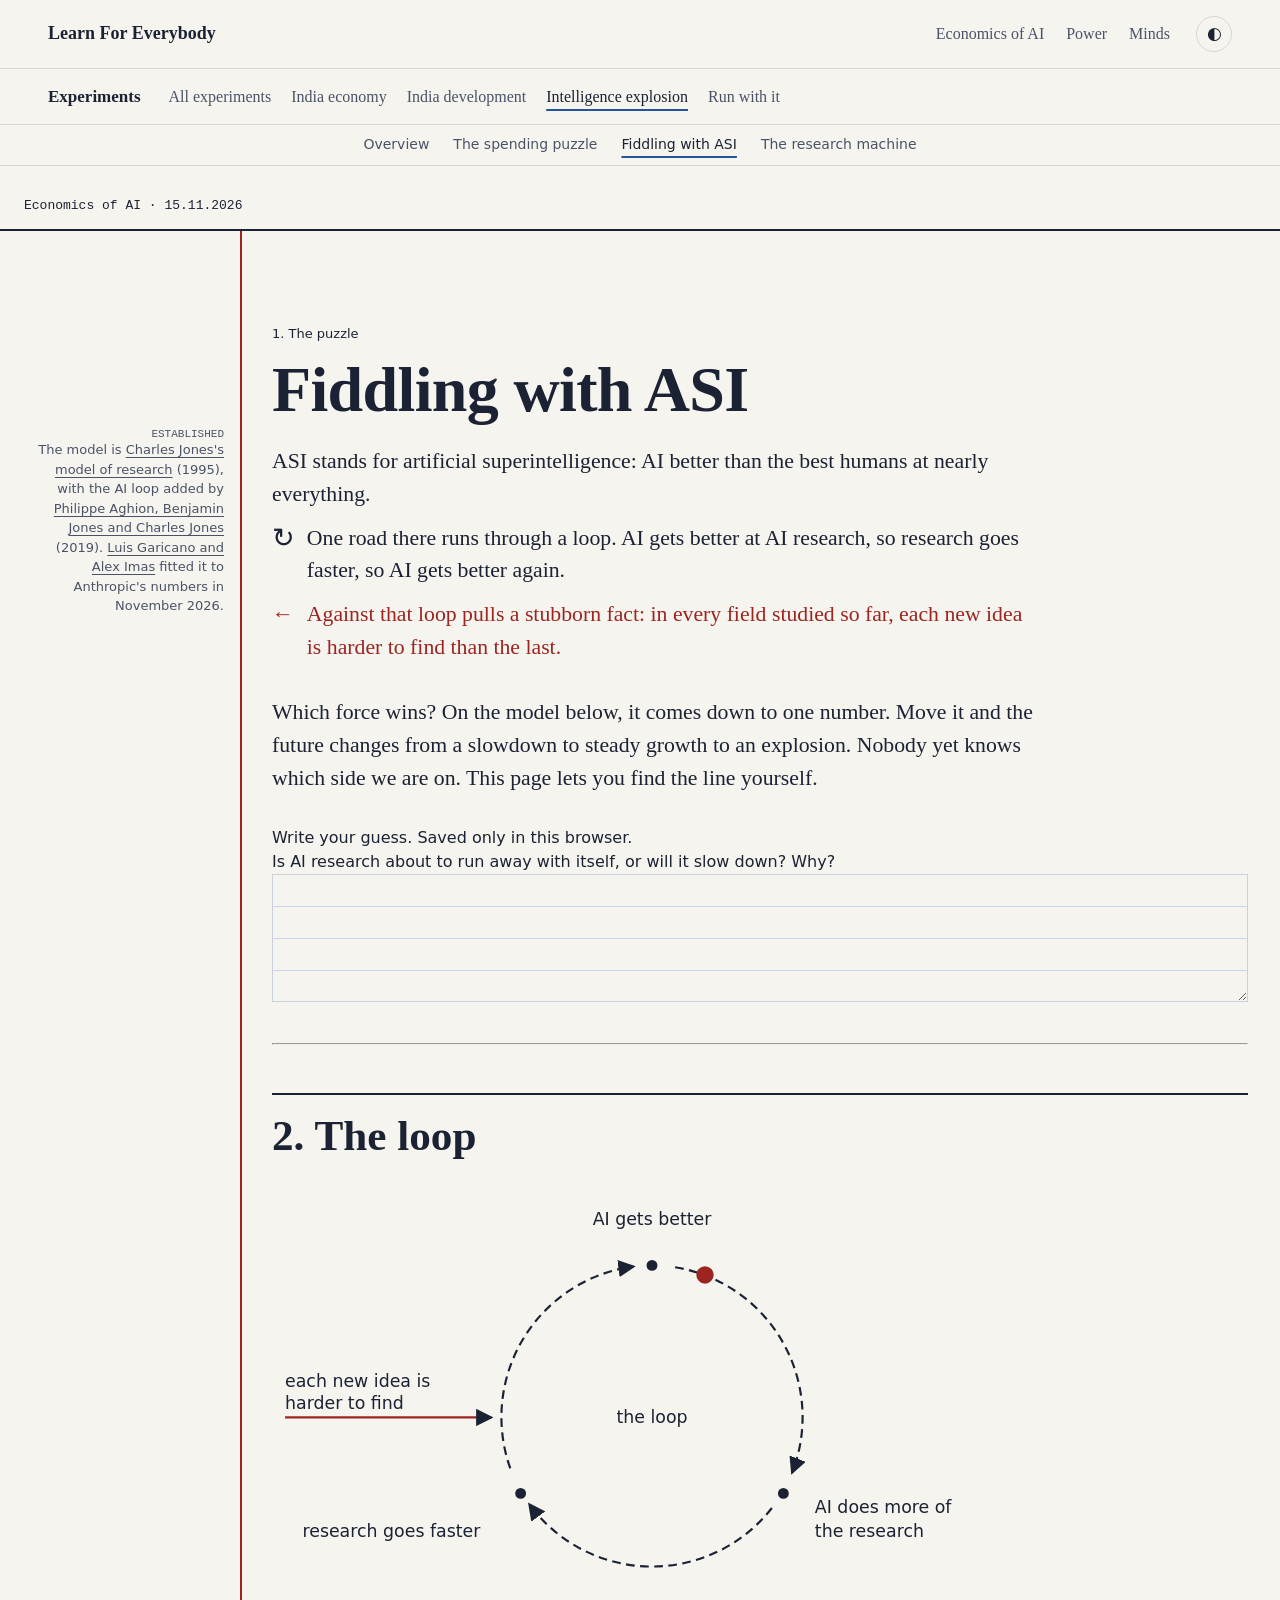
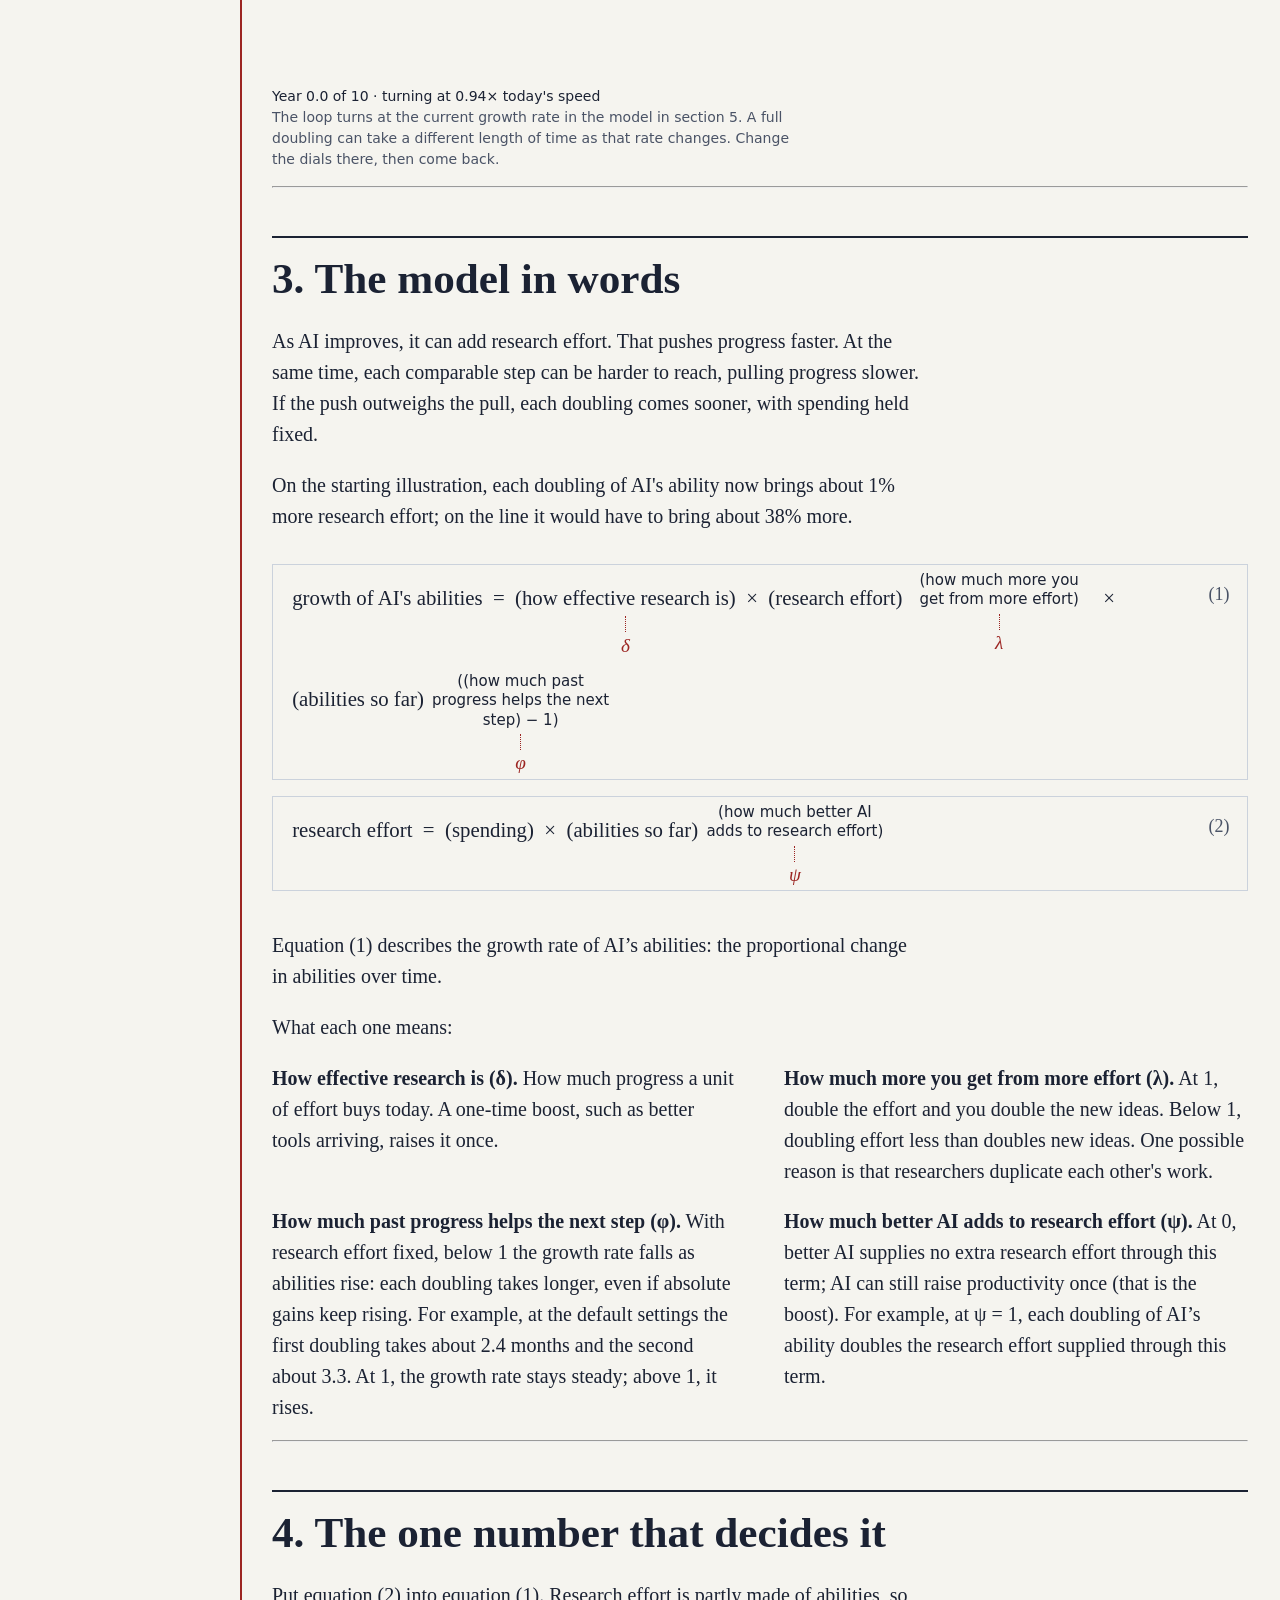
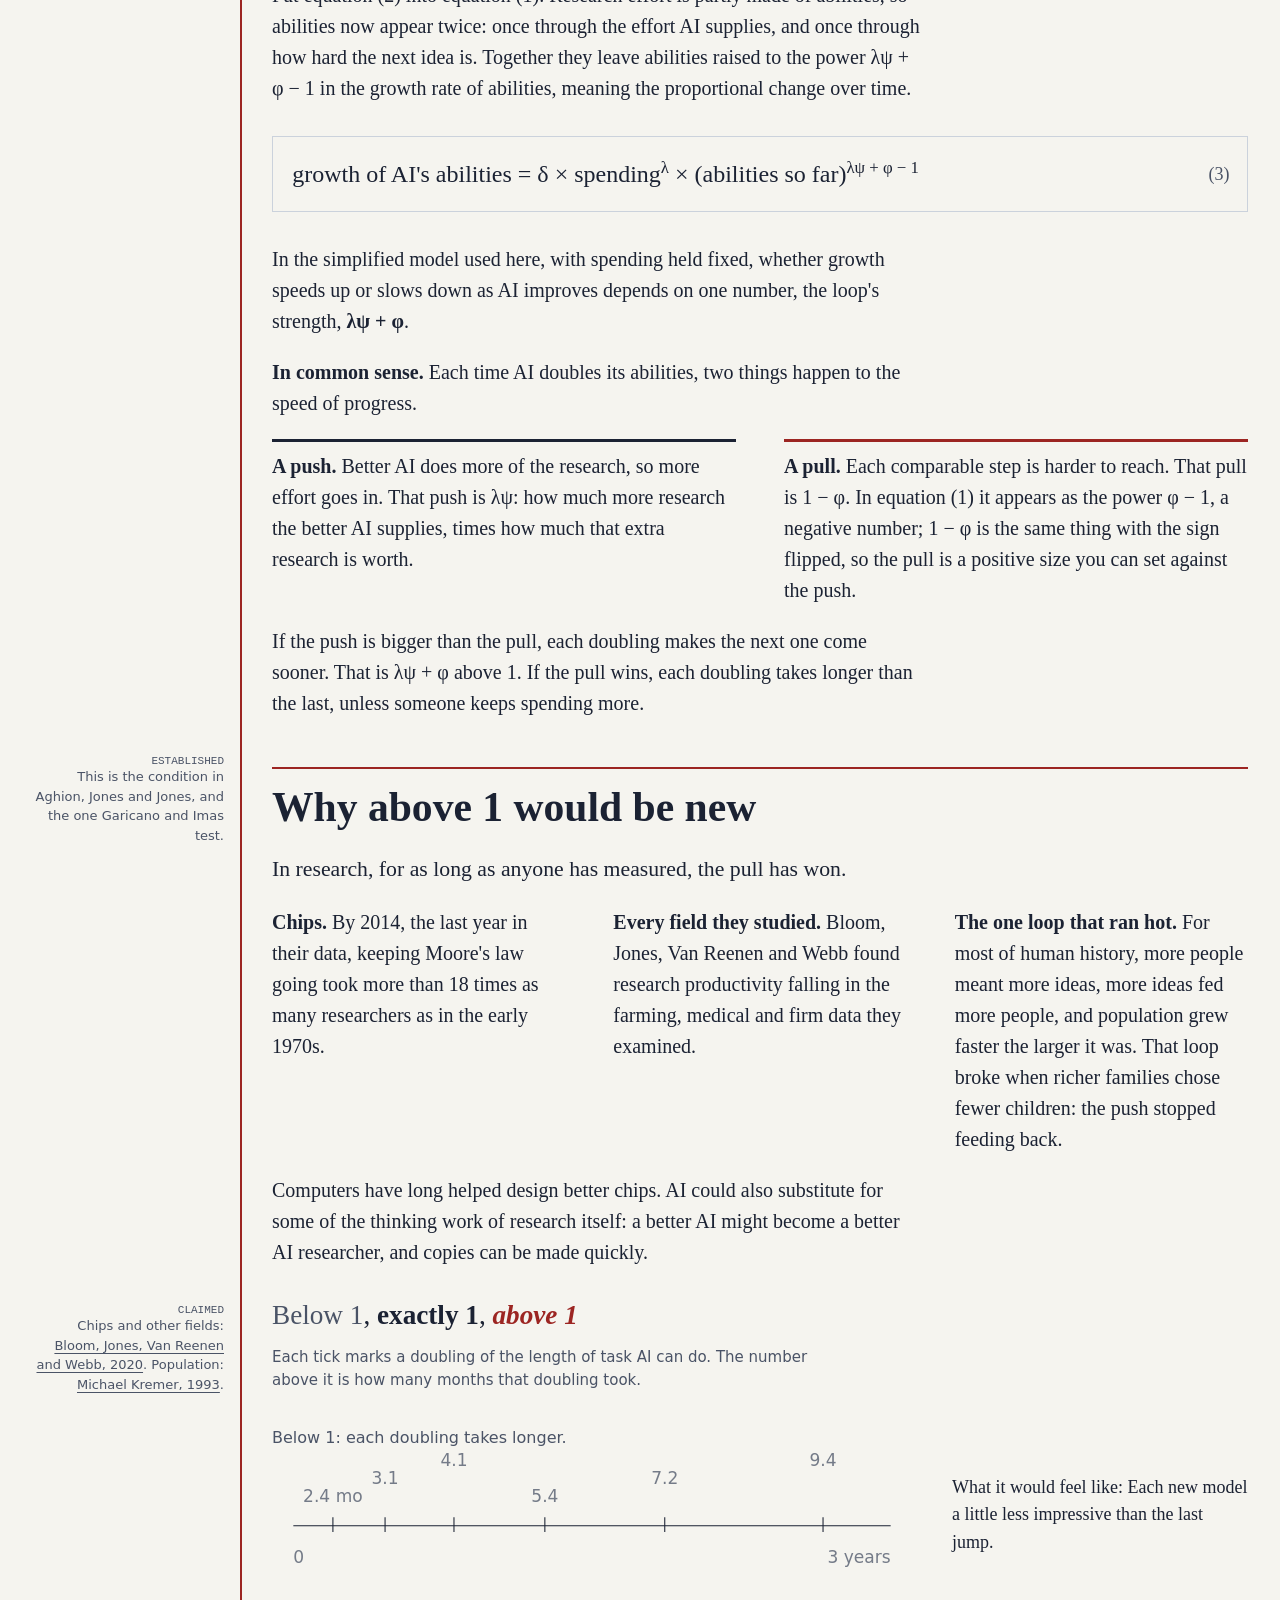
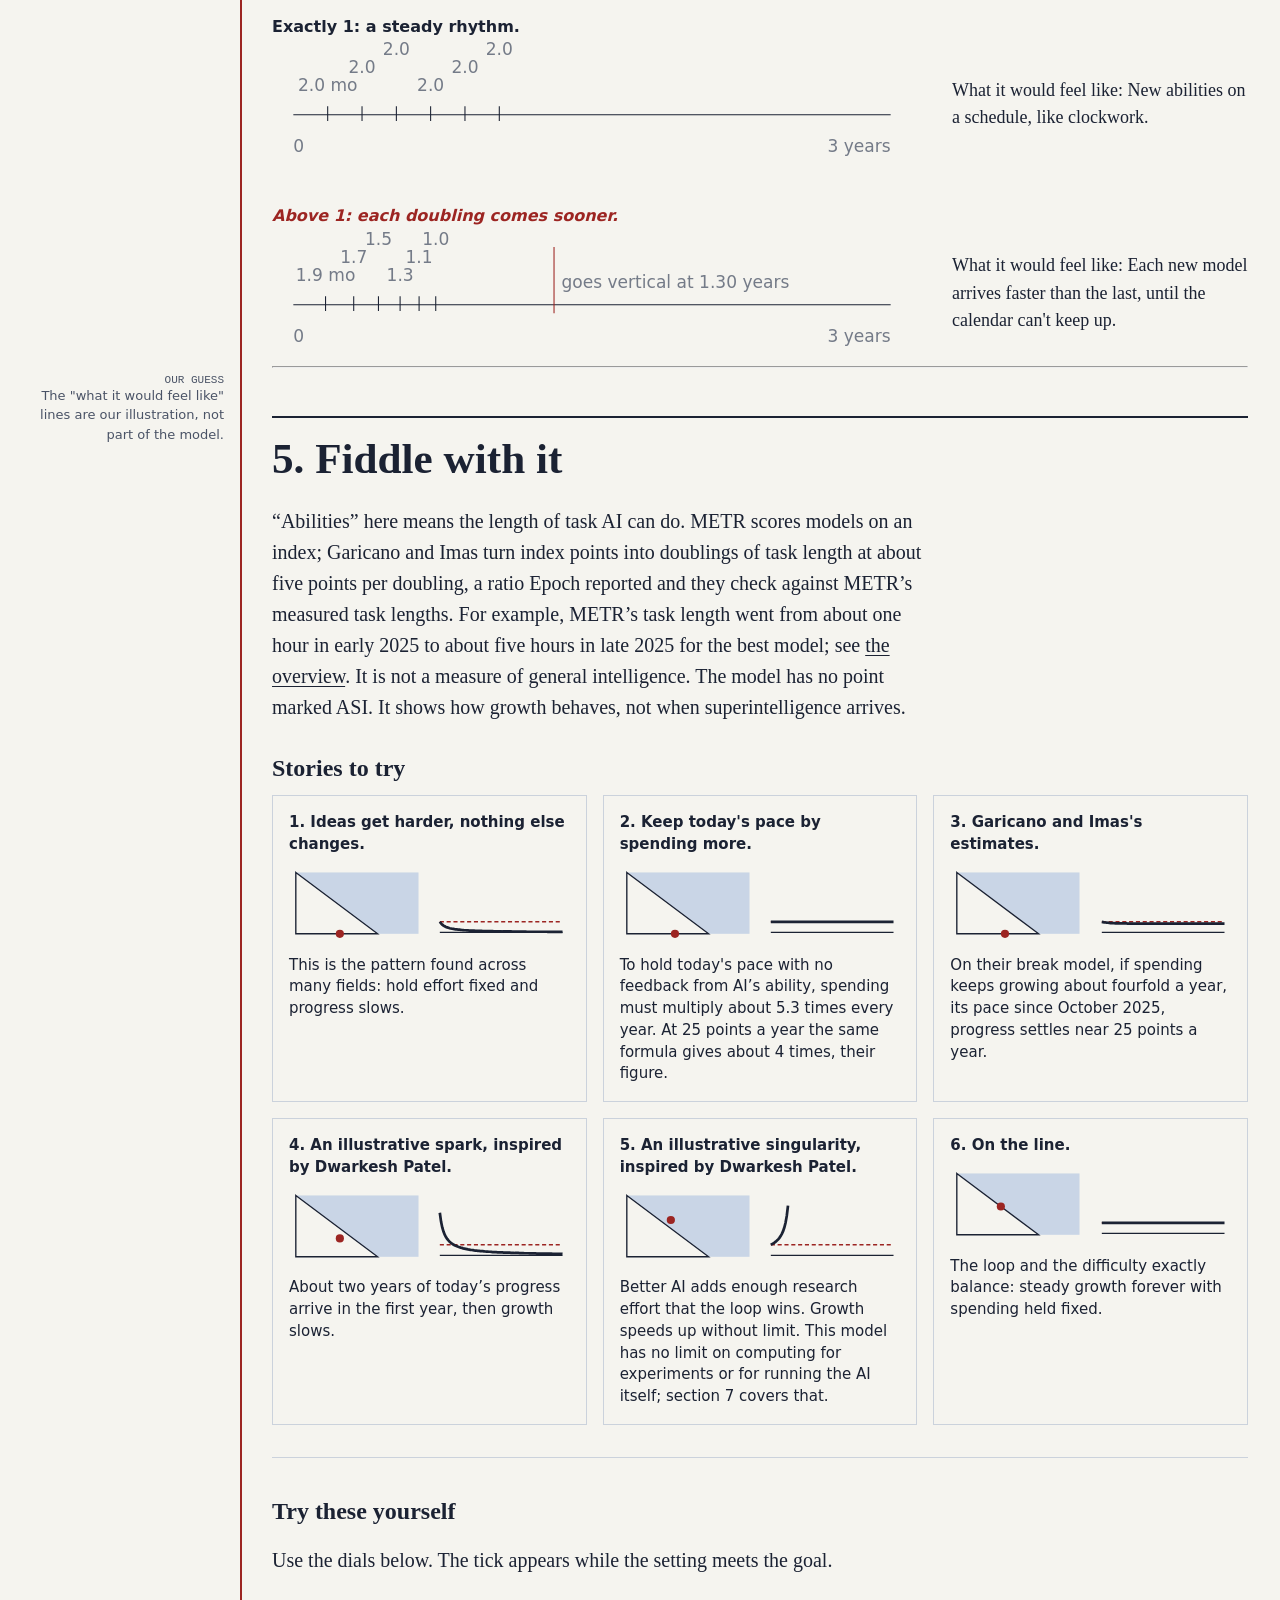
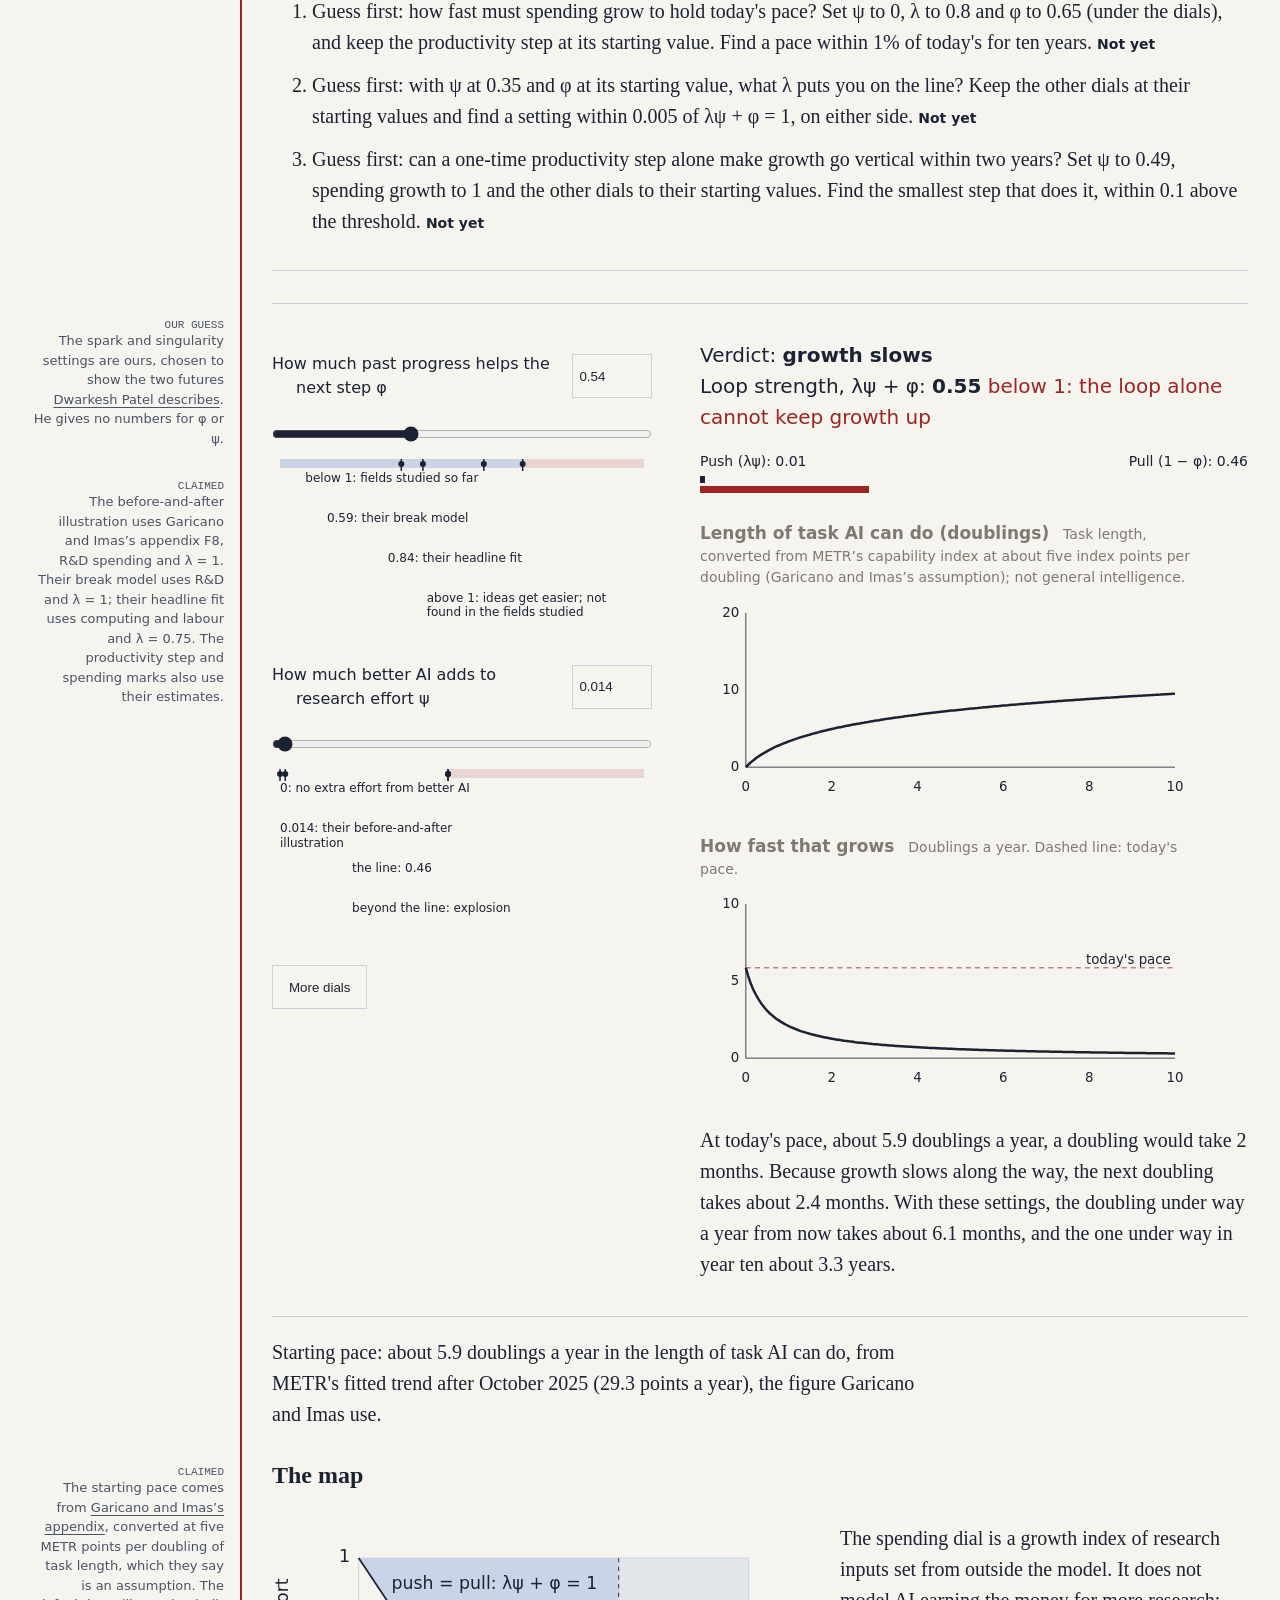
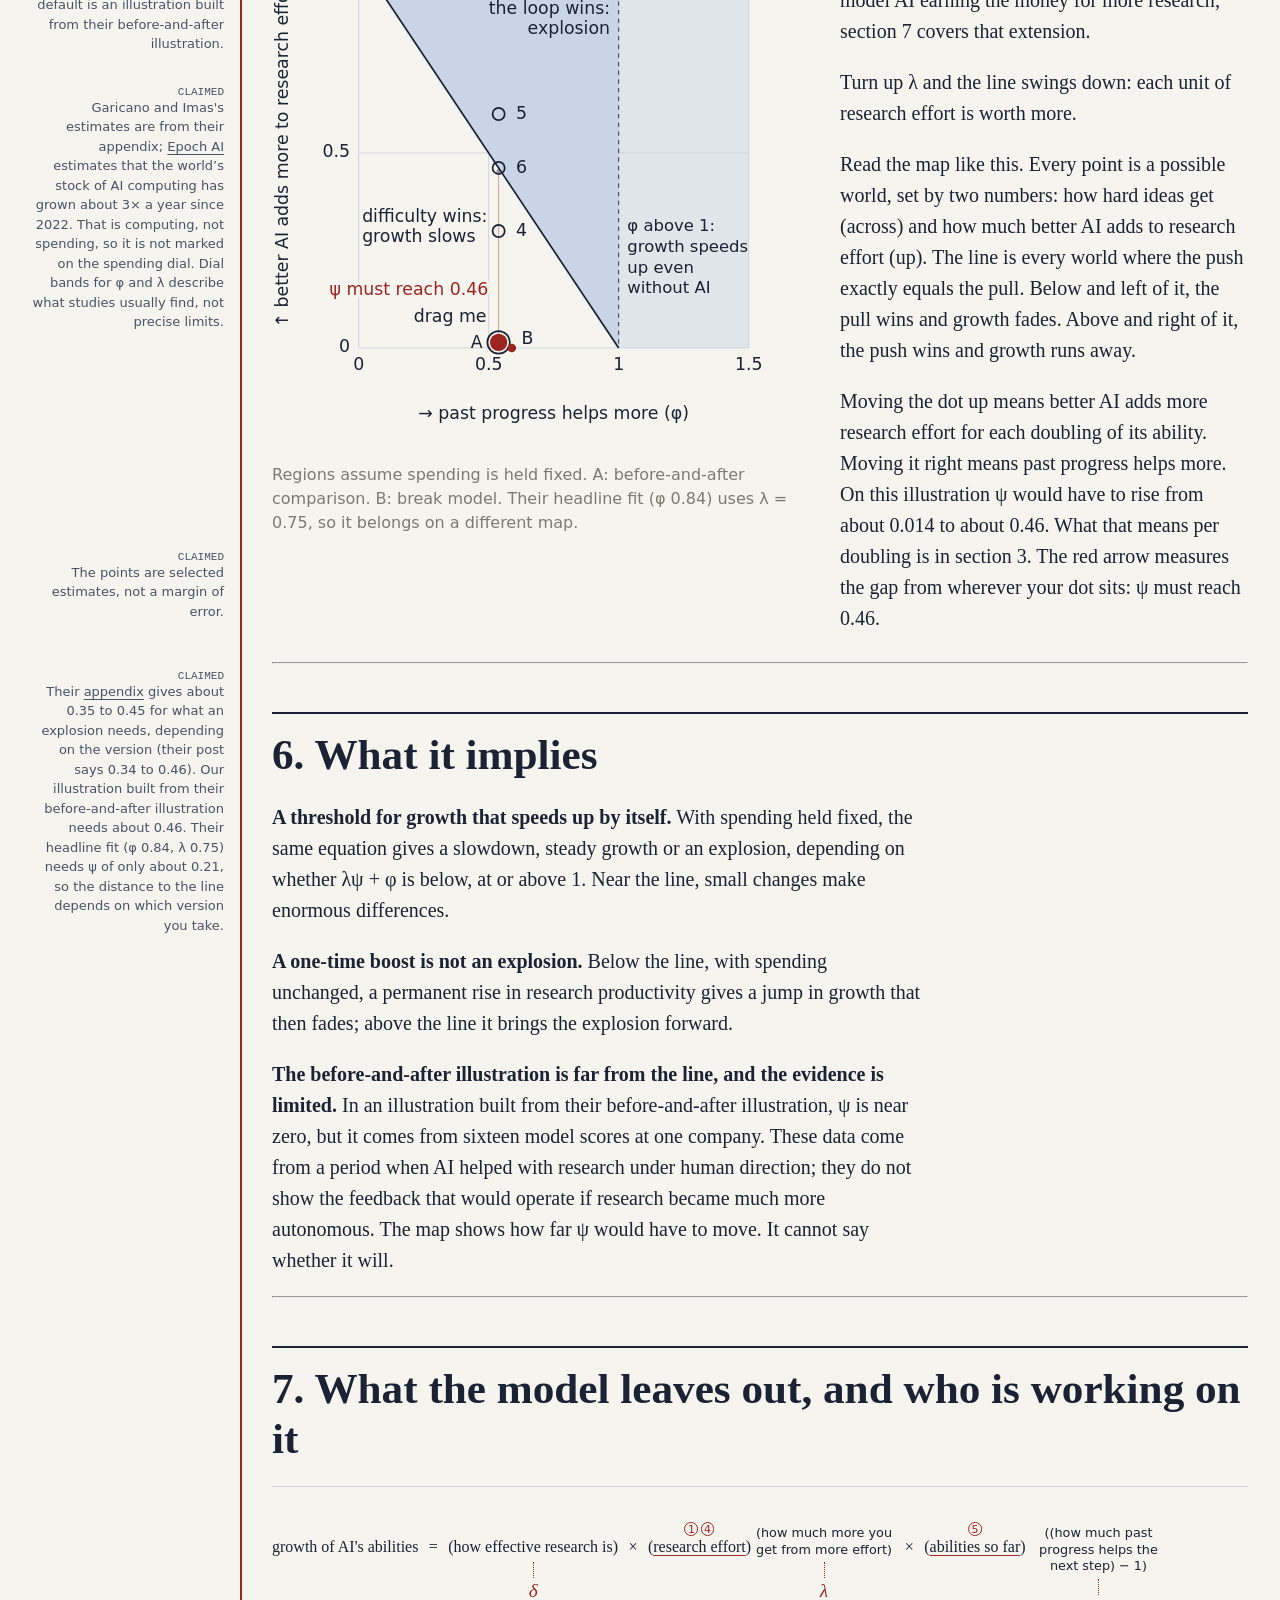
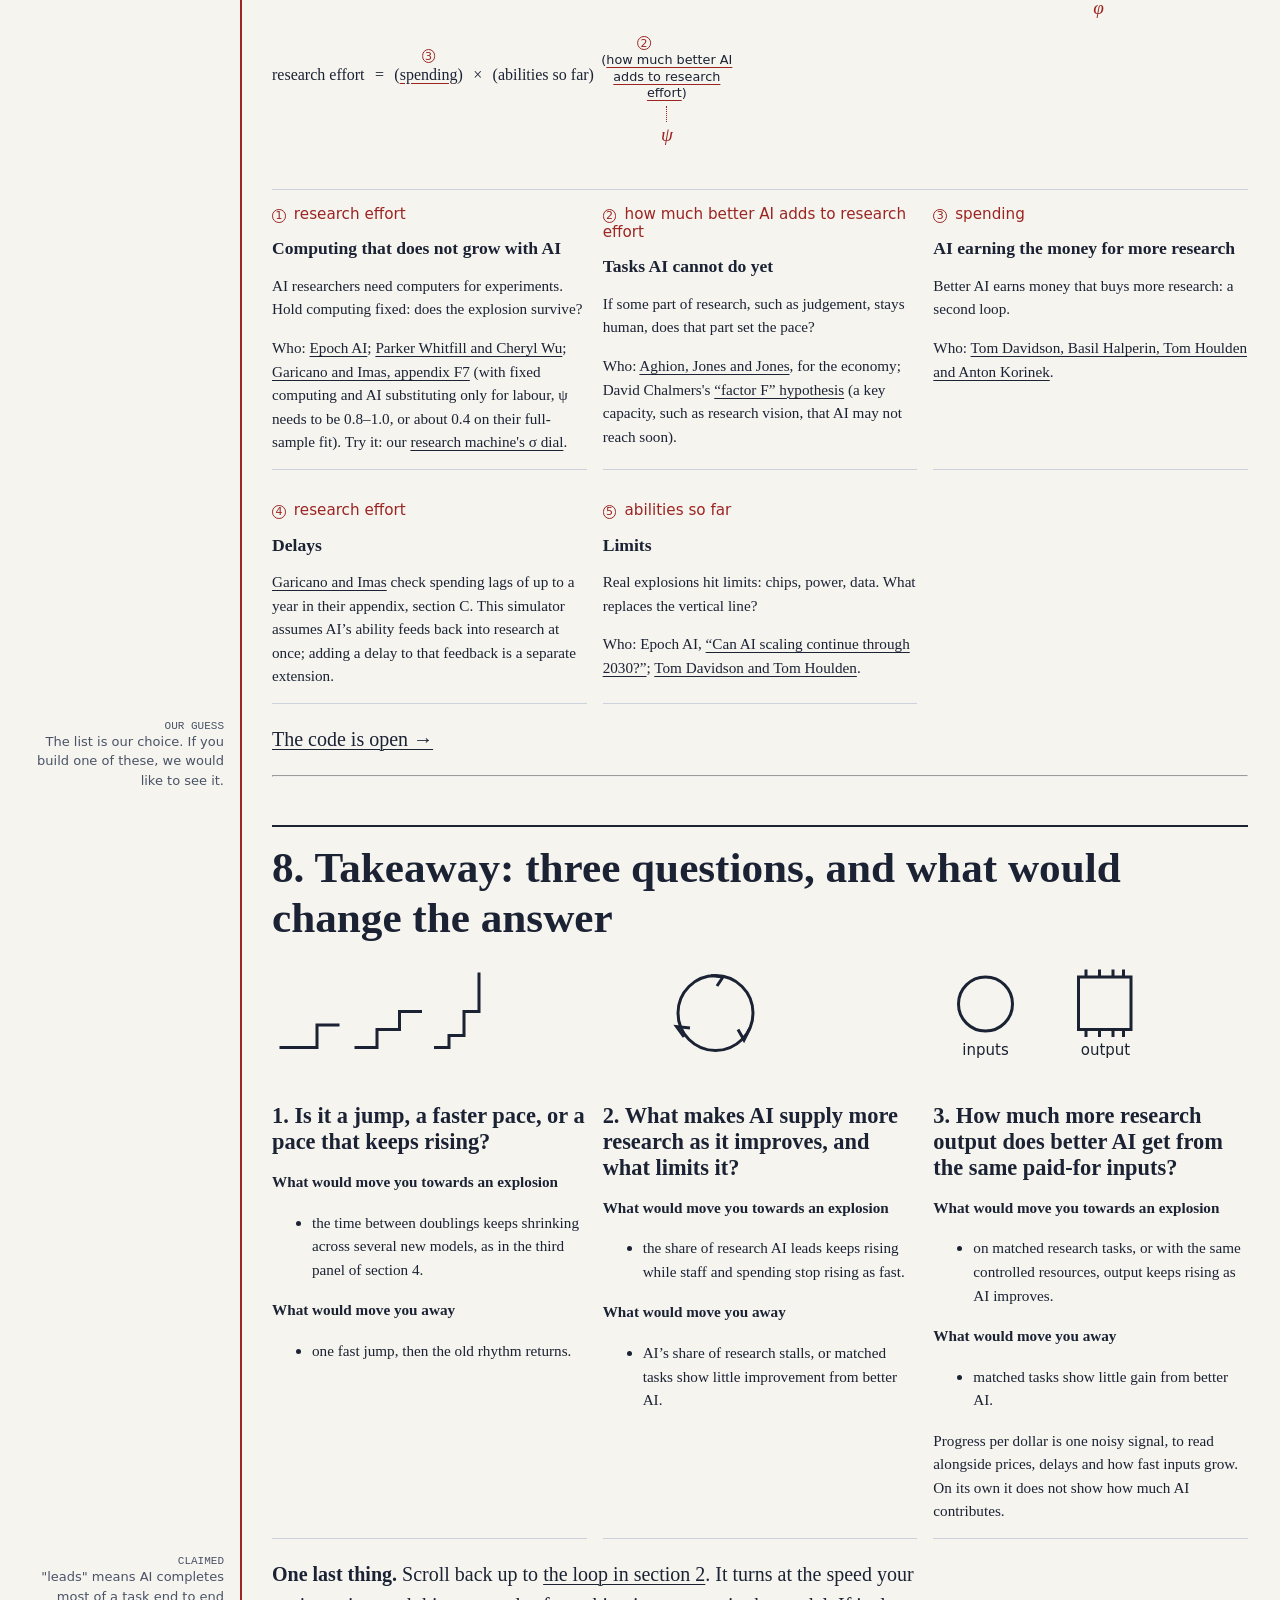
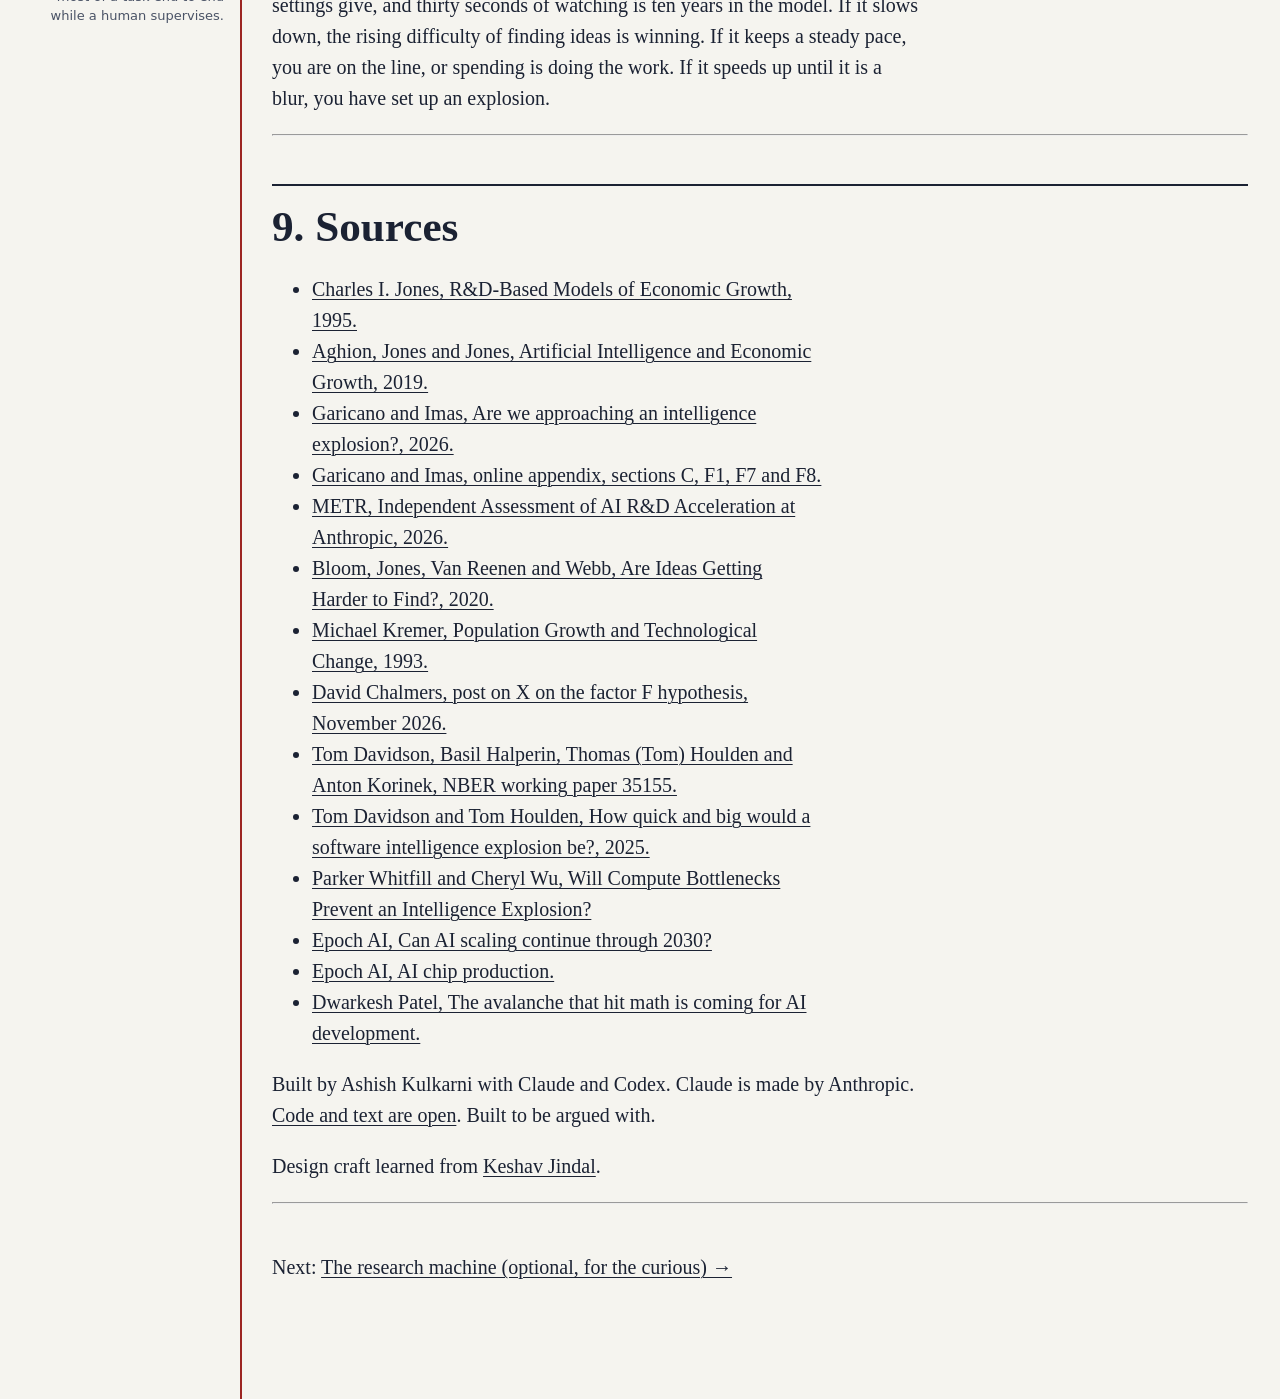
<file: site/experiments/fiddling-with-asi/index.html>
<!doctype html><html lang="en-GB"><head><meta charset="utf-8"><meta name="viewport" content="width=device-width,initial-scale=1"><title>Fiddling with ASI · Learn For Everybody</title><script src="../../assets/lfe-theme.js"></script><link rel="stylesheet" href="../../assets/lfe.css"><link rel="stylesheet" href="../../assets/lfe-topics.css?v=29"><link rel="stylesheet" href="../spending-puzzle/styles.css?v=44"><link rel="stylesheet" href="styles.css?v=36"><link rel="icon" href="/favicon.ico" sizes="32x32"><link rel="icon" href="/assets/favicon.svg" type="image/svg+xml"><link rel="apple-touch-icon" href="/apple-touch-icon.png"><meta name="description" content="Move the dials of the economists’ model of AI research and find the line between a slowdown and an intelligence explosion."><meta property="og:title" content="Fiddling with ASI"><meta property="og:description" content="Move the dials of the economists’ model of AI research and find the line between a slowdown and an intelligence explosion."><meta property="og:image" content="https://lfe.econforeverybody.com/experiments/fiddling-with-asi/share.png"><meta property="og:image:width" content="1200"><meta property="og:image:height" content="630"><meta property="og:image:alt" content="Fiddling with ASI: the loop of AI improving AI research."><meta name="twitter:card" content="summary_large_image"><meta property="og:url" content="https://lfe.econforeverybody.com/experiments/fiddling-with-asi/"><meta property="og:type" content="article"></head><body><header class="site-bar"><div class="bar-inner">
<a class="wordmark" href="https://lfe.econforeverybody.com/">Learn For Everybody</a>
<nav aria-label="Topics"><a href="https://lfe.econforeverybody.com/econofai/">Economics of AI</a><a href="https://lfe.econforeverybody.com/power/">Power</a><a href="https://lfe.econforeverybody.com/minds/">Minds</a></nav>
<button class="theme-toggle icon-toggle" id="themeToggle" type="button" aria-label="Dark mode"><span aria-hidden="true">◐</span><span class="tip" id="themeLabel" aria-hidden="true">Dark mode</span></button>
</div></header>
<div class="topic-bar"><div class="bar-inner"><a class="topic-name" href="https://lfe.econforeverybody.com/experiments/">Experiments</a><nav aria-label="Experiments"><a href="https://lfe.econforeverybody.com/experiments/">All experiments</a><a href="https://lfe.econforeverybody.com/experiments/india-economy/">India economy</a><a href="https://lfe.econforeverybody.com/experiments/india-development/">India development</a><a href="../intelligence-explosion/" aria-current="page">Intelligence explosion</a><a href="https://lfe.econforeverybody.com/experiments/run-with-it/">Run with it</a></nav></div></div>
<nav class="project-nav" aria-label="Intelligence explosion"><a href="../intelligence-explosion/">Overview</a><a href="../spending-puzzle/">The spending puzzle</a><a href="../fiddling-with-asi/" aria-current="page">Fiddling with ASI</a><a href="../research-machine/">The research machine</a></nav>
<header class="head">Economics of AI · 15.11.2026</header><main class="sheet"><section id="chapter-1"><p class="section-label">1. The puzzle</p>

<h1>Fiddling with ASI</h1>
<div class="noted"><div class="lede-lines"><p class="lede">ASI stands for artificial superintelligence: AI better than the best humans at nearly everything.</p><p class="lede lede-push"><span class="lede-mark" aria-hidden="true">↻</span>One road there runs through a loop. AI gets better at AI research, so research goes faster, so AI gets better again.</p><p class="lede lede-pull"><span class="lede-mark" aria-hidden="true">←</span>Against that loop pulls a stubborn fact: in every field studied so far, each new idea is harder to find than the last.</p></div><aside class="note"><strong>ESTABLISHED</strong> The model is <a href="https://doi.org/10.1086/262002">Charles Jones's model of research</a> (1995), with the AI loop added by <a href="https://www.nber.org/papers/w23928">Philippe Aghion, Benjamin Jones and Charles Jones</a> (2019). <a href="https://www.siliconcontinent.com/p/are-we-approaching-an-intelligence">Luis Garicano and Alex Imas</a> fitted it to Anthropic's numbers in November 2026.</aside>
</div>
<p class="lede">Which force wins? On the model below, it comes down to one number. Move it and the future changes from a slowdown to steady growth to an explosion. Nobody yet knows which side we are on. This page lets you find the line yourself.</p>

<div class="guess"><label for="guess">Write your guess. Saved only in this browser.<br>Is AI research about to run away with itself, or will it slow down? Why?</label><textarea id="guess"></textarea></div>

<hr />
</section><section id="the-loop"><h2>2. The loop</h2>
<figure class="loop-figure"><svg viewBox="0 0 700 450" role="img" aria-label="AI gets better, AI does more of the research, research goes faster, and AI gets better again. Each new idea is harder to find."><defs><marker id="arrow" markerWidth="8" markerHeight="8" refX="7" refY="4" orient="auto"><path d="M0 0L8 4L0 8Z" fill="currentColor"/></marker></defs><g fill="none" stroke="currentColor" stroke-width="2" marker-end="url(#arrow)" class="loop-arrows"><path d="M367 76 A140 140 0 0 1 479 266"/><path d="M463 295 A140 140 0 0 1 237 295"/><path d="M221 266 A140 140 0 0 1 333 76"/></g><g fill="currentColor"><circle cx="350" cy="75" r="5"/><circle cx="471" cy="285" r="5"/><circle cx="229" cy="285" r="5"/></g><text x="350" y="38" text-anchor="middle">AI gets better</text><text x="500" y="303">AI does more of</text><text x="500" y="325">the research</text><text x="110" y="325" text-anchor="middle">research goes faster</text><text x="350" y="220" text-anchor="middle">the loop</text><path d="M12 215 L202 215" stroke="var(--red)" stroke-width="2" marker-end="url(#arrow)"/><text x="12" y="187">each new idea is</text><text x="12" y="207">harder to find</text><circle id="loop-runner" cx="350" cy="75" r="8" fill="var(--red)"/></svg><figcaption class="loop-speed"><span id="loop-clock" aria-hidden="true"></span><span>The loop turns at the current growth rate in the model in section 5. A full doubling can take a different length of time as that rate changes. Change the dials there, then come back.</span></figcaption></figure>
<hr /></section><section><h2>3. The model in words</h2>
<p>As AI improves, it can add research effort. That pushes progress faster. At the same time, each comparable step can be harder to reach, pulling progress slower. If the push outweighs the pull, each doubling comes sooner, with spending held fixed.</p><p>On the starting illustration, each doubling of AI's ability now brings about <span data-derived="current-effort">1</span>% more research effort; on the line it would have to bring about <span data-derived="line-effort">38</span>% more.</p>
<div class="weq" role="group" aria-label="The model in words"><p class="weq-line weq-numbered" data-eq="(1)"><span class="weq-lhs">growth of AI's abilities</span><span class="weq-op">=</span><span class="weq-term"><span class="weq-box">(how effective research is)<span class="weq-sym" aria-hidden="true">δ</span></span></span><span class="weq-op">×</span><span class="weq-term"><span class="weq-base">(research effort)</span><span class="weq-pow">(how much more you get from more effort)<span class="weq-sym" aria-hidden="true">λ</span></span></span><span class="weq-op">×</span><span class="weq-term"><span class="weq-base">(abilities so far)</span><span class="weq-pow">((how much past progress helps the next step) − 1)<span class="weq-sym" aria-hidden="true">φ</span></span></span></p><p class="weq-line weq-numbered" data-eq="(2)"><span class="weq-lhs">research effort</span><span class="weq-op">=</span><span class="weq-term"><span class="weq-box">(spending)</span></span><span class="weq-op">×</span><span class="weq-term"><span class="weq-base">(abilities so far)</span><span class="weq-pow">(how much better AI adds to research effort)<span class="weq-sym" aria-hidden="true">ψ</span></span></span></p></div>
<p>Equation (1) describes the growth rate of AI’s abilities: the proportional change in abilities over time.</p><p>What each one means:</p><ul class="terms"><li><strong>How effective research is (δ).</strong> How much progress a unit of effort buys today. A one-time boost, such as better tools arriving, raises it once.</li><li><strong>How much more you get from more effort (λ).</strong> At 1, double the effort and you double the new ideas. Below 1, doubling effort less than doubles new ideas. One possible reason is that researchers duplicate each other's work.</li><li><strong>How much past progress helps the next step (φ).</strong> With research effort fixed, below 1 the growth rate falls as abilities rise: each doubling takes longer, even if absolute gains keep rising. For example, at the default settings the first doubling takes about <span data-derived="d1">2.4</span> months and the second about <span data-derived="d2">3.3</span>. At 1, the growth rate stays steady; above 1, it rises.</li><li><strong>How much better AI adds to research effort (ψ).</strong> At 0, better AI supplies no extra research effort through this term; AI can still raise productivity once (that is the boost). For example, at ψ = 1, each doubling of AI’s ability doubles the research effort supplied through this term.</li></ul>
<hr /></section><section><h2>4. The one number that decides it</h2>
<p>Put equation (2) into equation (1). Research effort is partly made of abilities, so abilities now appear twice: once through the effort AI supplies, and once through how hard the next idea is. Together they leave abilities raised to the power λψ + φ − 1 in the growth rate of abilities, meaning the proportional change over time.</p><div class="equation weq-numbered" data-eq="(3)">growth of AI's abilities = δ × spending<sup>λ</sup> × (abilities so far)<sup>λψ + φ − 1</sup></div><p>In the simplified model used here, with spending held fixed, whether growth speeds up or slows down as AI improves depends on one number, the loop's strength, <strong>λψ + φ</strong>.</p>
<p><strong>In common sense.</strong> Each time AI doubles its abilities, two things happen to the speed of progress.</p><ul class="push-pull"><li><strong>A push.</strong> Better AI does more of the research, so more effort goes in. That push is λψ: how much more research the better AI supplies, times how much that extra research is worth.</li><li><strong>A pull.</strong> Each comparable step is harder to reach. That pull is 1 − φ. In equation (1) it appears as the power φ − 1, a negative number; 1 − φ is the same thing with the sign flipped, so the pull is a positive size you can set against the push.</li></ul><p>If the push is bigger than the pull, each doubling makes the next one come sooner. That is λψ + φ above 1. If the pull wins, each doubling takes longer than the last, unless someone keeps spending more.</p><aside class="note"><strong>ESTABLISHED</strong> This is the condition in Aghion, Jones and Jones, and the one Garicano and Imas test.</aside>
<h3 class="big-claim">Why above 1 would be new</h3><p class="lede">In research, for as long as anyone has measured, the pull has won.</p><ul class="history"><li><strong>Chips.</strong> By 2014, the last year in their data, keeping Moore's law going took more than 18 times as many researchers as in the early 1970s.</li><li><strong>Every field they studied.</strong> Bloom, Jones, Van Reenen and Webb found research productivity falling in the farming, medical and firm data they examined.</li><li><strong>The one loop that ran hot.</strong> For most of human history, more people meant more ideas, more ideas fed more people, and population grew faster the larger it was. That loop broke when richer families chose fewer children: the push stopped feeding back.</li></ul><p>Computers have long helped design better chips. AI could also substitute for some of the thinking work of research itself: a better AI might become a better AI researcher, and copies can be made quickly.</p><aside class="note"><strong>CLAIMED</strong> Chips and other fields: <a href="https://doi.org/10.1257/aer.20180338">Bloom, Jones, Van Reenen and Webb, 2020</a>. Population: <a href="https://doi.org/10.2307/2118405">Michael Kremer, 1993</a>.</aside><h3 class="regimes"><span class="r-below">Below 1</span>, <span class="r-at">exactly 1</span>, <span class="r-above">above 1</span></h3><p class="shapes-key">Each tick marks a doubling of the length of task AI can do. The number above it is how many months that doubling took.</p><div class="infographic" id="infographic"><div><h4 class="r-below">Below 1: each doubling takes longer.</h4><svg viewBox="0 0 600 120" role="img" aria-label="Gaps between the next six doublings, in months"><line x1="20" y1="70" x2="580" y2="70" stroke="currentColor"/><line x1="57.1" y1="62" x2="57.1" y2="76" stroke="currentColor"/><text x="57.1" y="48" text-anchor="middle">2.4 mo</text><line x1="106.0" y1="62" x2="106.0" y2="76" stroke="currentColor"/><text x="106.0" y="31" text-anchor="middle">3.1</text><line x1="170.6" y1="62" x2="170.6" y2="76" stroke="currentColor"/><text x="170.6" y="14" text-anchor="middle">4.1</text><line x1="255.8" y1="62" x2="255.8" y2="76" stroke="currentColor"/><text x="255.8" y="48" text-anchor="middle">5.4</text><line x1="368.2" y1="62" x2="368.2" y2="76" stroke="currentColor"/><text x="368.2" y="31" text-anchor="middle">7.2</text><line x1="516.6" y1="62" x2="516.6" y2="76" stroke="currentColor"/><text x="516.6" y="14" text-anchor="middle">9.4</text><text x="20" y="105">0</text><text x="580" y="105" text-anchor="end">3 years</text></svg><p>What it would feel like: Each new model a little less impressive than the last jump.</p></div><div><h4 class="r-at">Exactly 1: a steady rhythm.</h4><svg viewBox="0 0 600 120" role="img" aria-label="Gaps between the next six doublings, in months"><line x1="20" y1="70" x2="580" y2="70" stroke="currentColor"/><line x1="52.2" y1="62" x2="52.2" y2="76" stroke="currentColor"/><text x="52.2" y="48" text-anchor="middle">2.0 mo</text><line x1="84.4" y1="62" x2="84.4" y2="76" stroke="currentColor"/><text x="84.4" y="31" text-anchor="middle">2.0</text><line x1="116.6" y1="62" x2="116.6" y2="76" stroke="currentColor"/><text x="116.6" y="14" text-anchor="middle">2.0</text><line x1="148.7" y1="62" x2="148.7" y2="76" stroke="currentColor"/><text x="148.7" y="48" text-anchor="middle">2.0</text><line x1="180.9" y1="62" x2="180.9" y2="76" stroke="currentColor"/><text x="180.9" y="31" text-anchor="middle">2.0</text><line x1="213.1" y1="62" x2="213.1" y2="76" stroke="currentColor"/><text x="213.1" y="14" text-anchor="middle">2.0</text><text x="20" y="105">0</text><text x="580" y="105" text-anchor="end">3 years</text></svg><p>What it would feel like: New abilities on a schedule, like clockwork.</p></div><div><h4 class="r-above">Above 1: each doubling comes sooner.</h4><svg viewBox="0 0 600 120" role="img" aria-label="Gaps between the next six doublings, in months"><line x1="20" y1="70" x2="580" y2="70" stroke="currentColor"/><line x1="50.2" y1="62" x2="50.2" y2="76" stroke="currentColor"/><text x="50.2" y="48" text-anchor="middle">1.9 mo</text><line x1="76.6" y1="62" x2="76.6" y2="76" stroke="currentColor"/><text x="76.6" y="31" text-anchor="middle">1.7</text><line x1="99.8" y1="62" x2="99.8" y2="76" stroke="currentColor"/><text x="99.8" y="14" text-anchor="middle">1.5</text><line x1="120.1" y1="62" x2="120.1" y2="76" stroke="currentColor"/><text x="120.1" y="48" text-anchor="middle">1.3</text><line x1="137.9" y1="62" x2="137.9" y2="76" stroke="currentColor"/><text x="137.9" y="31" text-anchor="middle">1.1</text><line x1="153.5" y1="62" x2="153.5" y2="76" stroke="currentColor"/><text x="153.5" y="14" text-anchor="middle">1.0</text><line x1="264.4" y1="16" x2="264.4" y2="78" stroke="var(--red)"/><text x="271.4" y="54">goes vertical at 1.30 years</text><text x="20" y="105">0</text><text x="580" y="105" text-anchor="end">3 years</text></svg><p>What it would feel like: Each new model arrives faster than the last, until the calendar can't keep up.</p></div></div><aside class="note"><strong>OUR GUESS</strong> The "what it would feel like" lines are our illustration, not part of the model.</aside>
<hr /></section><section id="fiddle"><h2>5. Fiddle with it</h2><p>“Abilities” here means the length of task AI can do. METR scores models on an index; Garicano and Imas turn index points into doublings of task length at about five points per doubling, a ratio Epoch reported and they check against METR’s measured task lengths. For example, METR’s task length went from about one hour in early 2025 to about five hours in late 2025 for the best model; see <a href="../intelligence-explosion/">the overview</a>. It is not a measure of general intelligence. The model has no point marked ASI. It shows how growth behaves, not when superintelligence arrives.</p>
<h3 id="stories">Stories to try</h3>
<div class="story-gallery" id="presets">
<button type="button" class="story" data-preset="0" aria-pressed="false"><strong>1. Ideas get harder, nothing else changes.</strong><span class="story-figures"><svg viewBox="0 0 100 56" role="img" aria-label="Story 1 position on the map"><rect x="5" y="4" width="90" height="45" fill="var(--ruling)"/><path d="M5 4 L65 49 H5 Z" fill="var(--paper)" stroke="currentColor"/><circle cx="37.30" cy="49.00" r="3" fill="var(--red)"/></svg><svg viewBox="0 0 100 56" role="img" aria-label="Growth rate over ten years; dashed line is today's pace"><path d="M5 48 H95" fill="none" stroke="currentColor"/><path d="M5 40.2 H95" fill="none" stroke="var(--red)" stroke-dasharray="3 2"/><polyline points="5.0,40.2 5.9,41.4 6.8,42.3 7.7,43.0 8.6,43.5 9.5,44.0 10.4,44.3 11.3,44.6 12.2,44.9 13.1,45.1 14.0,45.3 14.9,45.4 15.8,45.6 16.7,45.7 17.6,45.8 18.5,46.0 19.4,46.0 20.3,46.1 21.2,46.2 22.1,46.3 23.0,46.4 23.9,46.4 24.8,46.5 25.7,46.5 26.6,46.6 27.5,46.6 28.4,46.7 29.3,46.7 30.2,46.7 31.1,46.8 32.0,46.8 32.9,46.9 33.8,46.9 34.7,46.9 35.6,46.9 36.5,47.0 37.4,47.0 38.3,47.0 39.2,47.0 40.1,47.1 41.0,47.1 41.9,47.1 42.8,47.1 43.7,47.1 44.6,47.2 45.5,47.2 46.4,47.2 47.3,47.2 48.2,47.2 49.1,47.2 50.0,47.2 50.9,47.3 51.8,47.3 52.7,47.3 53.6,47.3 54.5,47.3 55.4,47.3 56.3,47.3 57.2,47.3 58.1,47.4 59.0,47.4 59.9,47.4 60.8,47.4 61.7,47.4 62.6,47.4 63.5,47.4 64.4,47.4 65.3,47.4 66.2,47.4 67.1,47.4 68.0,47.4 68.9,47.5 69.8,47.5 70.7,47.5 71.6,47.5 72.5,47.5 73.4,47.5 74.3,47.5 75.2,47.5 76.1,47.5 77.0,47.5 77.9,47.5 78.8,47.5 79.7,47.5 80.6,47.5 81.5,47.5 82.4,47.5 83.3,47.5 84.2,47.6 85.1,47.6 86.0,47.6 86.9,47.6 87.8,47.6 88.7,47.6 89.6,47.6 90.5,47.6 91.4,47.6 92.3,47.6 93.2,47.6 94.1,47.6 95.0,47.6" fill="none" stroke="currentColor" stroke-width="2"/></svg></span><span>This is the pattern found across many fields: hold effort fixed and progress slows.</span></button>
<button type="button" class="story" data-preset="1" aria-pressed="false"><strong>2. Keep today's pace by spending more.</strong><span class="story-figures"><svg viewBox="0 0 100 56" role="img" aria-label="Story 2 position on the map"><rect x="5" y="4" width="90" height="45" fill="var(--ruling)"/><path d="M5 4 L65 49 H5 Z" fill="var(--paper)" stroke="currentColor"/><circle cx="40.33" cy="49.00" r="3" fill="var(--red)"/></svg><svg viewBox="0 0 100 56" role="img" aria-label="Growth rate over ten years; dashed line is today's pace"><path d="M5 48 H95" fill="none" stroke="currentColor"/><path d="M5 40.2 H95" fill="none" stroke="var(--red)" stroke-dasharray="3 2"/><polyline points="5.0,40.2 5.9,40.2 6.8,40.2 7.7,40.2 8.6,40.2 9.5,40.2 10.4,40.2 11.3,40.2 12.2,40.2 13.1,40.2 14.0,40.2 14.9,40.2 15.8,40.2 16.7,40.2 17.6,40.2 18.5,40.2 19.4,40.2 20.3,40.2 21.2,40.2 22.1,40.2 23.0,40.2 23.9,40.2 24.8,40.2 25.7,40.2 26.6,40.2 27.5,40.2 28.4,40.2 29.3,40.2 30.2,40.2 31.1,40.2 32.0,40.2 32.9,40.2 33.8,40.2 34.7,40.2 35.6,40.2 36.5,40.2 37.4,40.2 38.3,40.2 39.2,40.2 40.1,40.2 41.0,40.2 41.9,40.2 42.8,40.2 43.7,40.2 44.6,40.2 45.5,40.2 46.4,40.2 47.3,40.2 48.2,40.2 49.1,40.2 50.0,40.2 50.9,40.2 51.8,40.2 52.7,40.2 53.6,40.2 54.5,40.2 55.4,40.2 56.3,40.2 57.2,40.2 58.1,40.2 59.0,40.2 59.9,40.2 60.8,40.2 61.7,40.2 62.6,40.2 63.5,40.2 64.4,40.2 65.3,40.2 66.2,40.2 67.1,40.2 68.0,40.2 68.9,40.2 69.8,40.2 70.7,40.2 71.6,40.2 72.5,40.2 73.4,40.2 74.3,40.2 75.2,40.2 76.1,40.2 77.0,40.2 77.9,40.2 78.8,40.2 79.7,40.2 80.6,40.2 81.5,40.2 82.4,40.2 83.3,40.2 84.2,40.2 85.1,40.2 86.0,40.2 86.9,40.2 87.8,40.2 88.7,40.2 89.6,40.2 90.5,40.2 91.4,40.2 92.3,40.2 93.2,40.2 94.1,40.2 95.0,40.2" fill="none" stroke="currentColor" stroke-width="2"/></svg></span><span>To hold today's pace with no feedback from AI’s ability, spending must multiply about <span data-derived="break-multiplier">5.3</span> times every year. At 25 points a year the same formula gives about <span data-derived="break-comparison">4</span> times, their figure.</span></button>
<button type="button" class="story" data-preset="2" aria-pressed="false"><strong>3. Garicano and Imas's estimates.</strong><span class="story-figures"><svg viewBox="0 0 100 56" role="img" aria-label="Story 3 position on the map"><rect x="5" y="4" width="90" height="45" fill="var(--ruling)"/><path d="M5 4 L65 49 H5 Z" fill="var(--paper)" stroke="currentColor"/><circle cx="40.33" cy="49.00" r="3" fill="var(--red)"/></svg><svg viewBox="0 0 100 56" role="img" aria-label="Growth rate over ten years; dashed line is today's pace"><path d="M5 48 H95" fill="none" stroke="currentColor"/><path d="M5 40.2 H95" fill="none" stroke="var(--red)" stroke-dasharray="3 2"/><polyline points="5.0,40.2 5.9,40.4 6.8,40.6 7.7,40.7 8.6,40.8 9.5,40.9 10.4,41.0 11.3,41.1 12.2,41.1 13.1,41.2 14.0,41.2 14.9,41.3 15.8,41.3 16.7,41.3 17.6,41.4 18.5,41.4 19.4,41.4 20.3,41.4 21.2,41.4 22.1,41.4 23.0,41.4 23.9,41.5 24.8,41.5 25.7,41.5 26.6,41.5 27.5,41.5 28.4,41.5 29.3,41.5 30.2,41.5 31.1,41.5 32.0,41.5 32.9,41.5 33.8,41.5 34.7,41.5 35.6,41.5 36.5,41.5 37.4,41.5 38.3,41.5 39.2,41.5 40.1,41.5 41.0,41.5 41.9,41.5 42.8,41.5 43.7,41.5 44.6,41.5 45.5,41.5 46.4,41.5 47.3,41.5 48.2,41.5 49.1,41.5 50.0,41.5 50.9,41.5 51.8,41.5 52.7,41.5 53.6,41.5 54.5,41.5 55.4,41.5 56.3,41.5 57.2,41.5 58.1,41.5 59.0,41.5 59.9,41.5 60.8,41.5 61.7,41.5 62.6,41.5 63.5,41.5 64.4,41.5 65.3,41.5 66.2,41.5 67.1,41.5 68.0,41.5 68.9,41.5 69.8,41.5 70.7,41.5 71.6,41.5 72.5,41.5 73.4,41.5 74.3,41.5 75.2,41.5 76.1,41.5 77.0,41.5 77.9,41.5 78.8,41.5 79.7,41.5 80.6,41.5 81.5,41.5 82.4,41.5 83.3,41.5 84.2,41.5 85.1,41.5 86.0,41.5 86.9,41.5 87.8,41.5 88.7,41.5 89.6,41.5 90.5,41.5 91.4,41.5 92.3,41.5 93.2,41.5 94.1,41.5 95.0,41.5" fill="none" stroke="currentColor" stroke-width="2"/></svg></span><span>On their break model, if spending keeps growing about fourfold a year, its pace since October 2025, progress settles near 25 points a year.</span></button>
<button type="button" class="story" data-preset="3" aria-pressed="false"><strong>4. An illustrative spark, inspired by Dwarkesh Patel.</strong><span class="story-figures"><svg viewBox="0 0 100 56" role="img" aria-label="Story 4 position on the map"><rect x="5" y="4" width="90" height="45" fill="var(--ruling)"/><path d="M5 4 L65 49 H5 Z" fill="var(--paper)" stroke="currentColor"/><circle cx="37.30" cy="35.50" r="3" fill="var(--red)"/></svg><svg viewBox="0 0 100 56" role="img" aria-label="Growth rate over ten years; dashed line is today's pace"><path d="M5 48 H95" fill="none" stroke="currentColor"/><path d="M5 40.2 H95" fill="none" stroke="var(--red)" stroke-dasharray="3 2"/><polyline points="5.0,16.7 5.9,23.2 6.8,27.5 7.7,30.5 8.6,32.8 9.5,34.5 10.4,35.9 11.3,37.0 12.2,37.9 13.1,38.7 14.0,39.4 14.9,40.0 15.8,40.5 16.7,40.9 17.6,41.3 18.5,41.7 19.4,42.0 20.3,42.3 21.2,42.5 22.1,42.8 23.0,43.0 23.9,43.2 24.8,43.4 25.7,43.6 26.6,43.7 27.5,43.9 28.4,44.0 29.3,44.1 30.2,44.3 31.1,44.4 32.0,44.5 32.9,44.6 33.8,44.7 34.7,44.8 35.6,44.9 36.5,44.9 37.4,45.0 38.3,45.1 39.2,45.2 40.1,45.2 41.0,45.3 41.9,45.3 42.8,45.4 43.7,45.5 44.6,45.5 45.5,45.6 46.4,45.6 47.3,45.7 48.2,45.7 49.1,45.7 50.0,45.8 50.9,45.8 51.8,45.9 52.7,45.9 53.6,45.9 54.5,46.0 55.4,46.0 56.3,46.0 57.2,46.1 58.1,46.1 59.0,46.1 59.9,46.2 60.8,46.2 61.7,46.2 62.6,46.2 63.5,46.3 64.4,46.3 65.3,46.3 66.2,46.3 67.1,46.4 68.0,46.4 68.9,46.4 69.8,46.4 70.7,46.5 71.6,46.5 72.5,46.5 73.4,46.5 74.3,46.5 75.2,46.5 76.1,46.6 77.0,46.6 77.9,46.6 78.8,46.6 79.7,46.6 80.6,46.6 81.5,46.7 82.4,46.7 83.3,46.7 84.2,46.7 85.1,46.7 86.0,46.7 86.9,46.7 87.8,46.8 88.7,46.8 89.6,46.8 90.5,46.8 91.4,46.8 92.3,46.8 93.2,46.8 94.1,46.8 95.0,46.9" fill="none" stroke="currentColor" stroke-width="2"/></svg></span><span>About <span data-derived="spark-years">two</span> years of today’s progress arrive in the first year, then growth slows.</span></button>
<button type="button" class="story" data-preset="4" aria-pressed="false"><strong>5. An illustrative singularity, inspired by Dwarkesh Patel.</strong><span class="story-figures"><svg viewBox="0 0 100 56" role="img" aria-label="Story 5 position on the map"><rect x="5" y="4" width="90" height="45" fill="var(--ruling)"/><path d="M5 4 L65 49 H5 Z" fill="var(--paper)" stroke="currentColor"/><circle cx="37.30" cy="22.00" r="3" fill="var(--red)"/></svg><svg viewBox="0 0 100 56" role="img" aria-label="Growth rate over ten years; dashed line is today's pace"><path d="M5 48 H95" fill="none" stroke="currentColor"/><path d="M5 40.2 H95" fill="none" stroke="var(--red)" stroke-dasharray="3 2"/><polyline points="5.0,40.2 5.9,39.7 6.8,39.2 7.7,38.6 8.6,37.9 9.5,37.1 10.4,36.2 11.3,35.1 12.2,33.8 13.1,32.2 14.0,30.2 14.9,27.5 15.8,24.0 16.7,19.0 17.6,11.4" fill="none" stroke="currentColor" stroke-width="2"/></svg></span><span>Better AI adds enough research effort that the loop wins. Growth speeds up without limit. This model has no limit on computing for experiments or for running the AI itself; section 7 covers that.</span></button>
<button type="button" class="story" data-preset="5" aria-pressed="false"><strong>6. On the line.</strong><span class="story-figures"><svg viewBox="0 0 100 56" role="img" aria-label="Story 6 position on the map"><rect x="5" y="4" width="90" height="45" fill="var(--ruling)"/><path d="M5 4 L65 49 H5 Z" fill="var(--paper)" stroke="currentColor"/><circle cx="37.30" cy="28.23" r="3" fill="var(--red)"/></svg><svg viewBox="0 0 100 56" role="img" aria-label="Growth rate over ten years; dashed line is today's pace"><path d="M5 48 H95" fill="none" stroke="currentColor"/><path d="M5 40.2 H95" fill="none" stroke="var(--red)" stroke-dasharray="3 2"/><polyline points="5.0,40.2 5.9,40.2 6.8,40.2 7.7,40.2 8.6,40.2 9.5,40.2 10.4,40.2 11.3,40.2 12.2,40.2 13.1,40.2 14.0,40.2 14.9,40.2 15.8,40.2 16.7,40.2 17.6,40.2 18.5,40.2 19.4,40.2 20.3,40.2 21.2,40.2 22.1,40.2 23.0,40.2 23.9,40.2 24.8,40.2 25.7,40.2 26.6,40.2 27.5,40.2 28.4,40.2 29.3,40.2 30.2,40.2 31.1,40.2 32.0,40.2 32.9,40.2 33.8,40.2 34.7,40.2 35.6,40.2 36.5,40.2 37.4,40.2 38.3,40.2 39.2,40.2 40.1,40.2 41.0,40.2 41.9,40.2 42.8,40.2 43.7,40.2 44.6,40.2 45.5,40.2 46.4,40.2 47.3,40.2 48.2,40.2 49.1,40.2 50.0,40.2 50.9,40.2 51.8,40.2 52.7,40.2 53.6,40.2 54.5,40.2 55.4,40.2 56.3,40.2 57.2,40.2 58.1,40.2 59.0,40.2 59.9,40.2 60.8,40.2 61.7,40.2 62.6,40.2 63.5,40.2 64.4,40.2 65.3,40.2 66.2,40.2 67.1,40.2 68.0,40.2 68.9,40.2 69.8,40.2 70.7,40.2 71.6,40.2 72.5,40.2 73.4,40.2 74.3,40.2 75.2,40.2 76.1,40.2 77.0,40.2 77.9,40.2 78.8,40.2 79.7,40.2 80.6,40.2 81.5,40.2 82.4,40.2 83.3,40.2 84.2,40.2 85.1,40.2 86.0,40.2 86.9,40.2 87.8,40.2 88.7,40.2 89.6,40.2 90.5,40.2 91.4,40.2 92.3,40.2 93.2,40.2 94.1,40.2 95.0,40.2" fill="none" stroke="currentColor" stroke-width="2"/></svg></span><span>The loop and the difficulty exactly balance: steady growth forever with spending held fixed.</span></button>
</div>
<p id="preset-message" aria-live="polite"></p>
<div class="challenges"><h3>Try these yourself</h3><p>Use the dials below. The tick appears while the setting meets the goal.</p><ol><li>Guess first: how fast must spending grow to hold today's pace? Set ψ to 0, λ to 0.8 and φ to 0.65 (under the dials), and keep the productivity step at its starting value. Find a pace within 1% of today's for ten years. <span id="challenge-0" role="status">Not yet</span></li><li>Guess first: with ψ at 0.35 and φ at its starting value, what λ puts you on the line? Keep the other dials at their starting values and find a setting within 0.005 of λψ + φ = 1, on either side. <span id="challenge-1" role="status">Not yet</span></li><li>Guess first: can a one-time productivity step alone make growth go vertical within two years? Set ψ to 0.49, spending growth to 1 and the other dials to their starting values. Find the smallest step that does it, within 0.1 above the threshold. <span id="challenge-2" role="status">Not yet</span></li></ol></div>

<aside class="note"><strong>OUR GUESS</strong> The spark and singularity settings are ours, chosen to show the two futures <a href="https://www.dwarkesh.com/p/rsi">Dwarkesh Patel describes</a>. He gives no numbers for φ or ψ.</aside>

<aside class="note"><strong>CLAIMED</strong> The before-and-after illustration uses Garicano and Imas’s appendix F8, R&amp;D spending and λ = 1. Their break model uses R&amp;D and λ = 1; their headline fit uses computing and labour and λ = 0.75. The productivity step and spending marks also use their estimates.</aside>
<div class="machine"><div class="dials controls" id="dials"></div><div class="machine-out"><p id="input-message" role="status"></p><p class="strength" aria-live="polite">Verdict: <strong id="verdict">growth slows</strong><br>Loop strength, λψ + φ: <strong id="strength">0.55</strong> <span id="strength-gloss">below 1: the loop alone cannot keep growth up</span></p><p id="compute-caveat" aria-live="polite"></p><div id="forces" class="forces" aria-live="polite">Push: 0.014; pull: 0.462</div><div class="charts"><figure><figcaption>Length of task AI can do (doublings) <small>Task length, converted from METR’s capability index at about five index points per doubling (Garicano and Imas’s assumption); not general intelligence.</small></figcaption><svg id="abilities-chart" viewBox="0 0 600 260" role="img" aria-label="AI abilities over ten years"><line x1="55" y1="215" x2="570" y2="215" stroke="currentColor"/><line x1="55" y1="30" x2="55" y2="215" stroke="currentColor"/><path d="M55.0 215.0 L57.6 212.4 L60.1 210.0 L62.7 207.8 L65.3 205.8 L67.9 203.8 L70.5 202.0 L73.0 200.3 L75.6 198.7 L78.2 197.2 L80.8 195.7 L83.3 194.3 L85.9 193.0 L88.5 191.7 L91.0 190.5 L93.6 189.3 L96.2 188.2 L98.8 187.1 L101.3 186.1 L103.9 185.1 L106.5 184.1 L109.1 183.2 L111.7 182.2 L114.2 181.3 L116.8 180.5 L119.4 179.6 L122.0 178.8 L124.5 178.0 L127.1 177.3 L129.7 176.5 L132.3 175.8 L134.8 175.0 L137.4 174.3 L140.0 173.7 L142.6 173.0 L145.1 172.3 L147.7 171.7 L150.3 171.1 L152.8 170.4 L155.4 169.8 L158.0 169.2 L160.6 168.7 L163.2 168.1 L165.7 167.5 L168.3 167.0 L170.9 166.5 L173.4 165.9 L176.0 165.4 L178.6 164.9 L181.2 164.4 L183.8 163.9 L186.3 163.4 L188.9 162.9 L191.5 162.5 L194.1 162.0 L196.6 161.6 L199.2 161.1 L201.8 160.7 L204.3 160.2 L206.9 159.8 L209.5 159.4 L212.1 159.0 L214.7 158.6 L217.2 158.1 L219.8 157.7 L222.4 157.3 L224.9 157.0 L227.5 156.6 L230.1 156.2 L232.7 155.8 L235.3 155.4 L237.8 155.1 L240.4 154.7 L243.0 154.4 L245.6 154.0 L248.1 153.7 L250.7 153.3 L253.3 153.0 L255.8 152.6 L258.4 152.3 L261.0 152.0 L263.6 151.6 L266.1 151.3 L268.7 151.0 L271.3 150.7 L273.9 150.4 L276.4 150.1 L279.0 149.8 L281.6 149.5 L284.2 149.2 L286.8 148.9 L289.3 148.6 L291.9 148.3 L294.5 148.0 L297.1 147.7 L299.6 147.4 L302.2 147.1 L304.8 146.9 L307.4 146.6 L309.9 146.3 L312.5 146.0 L315.1 145.8 L317.6 145.5 L320.2 145.3 L322.8 145.0 L325.4 144.7 L327.9 144.5 L330.5 144.2 L333.1 144.0 L335.7 143.7 L338.3 143.5 L340.8 143.2 L343.4 143.0 L346.0 142.7 L348.6 142.5 L351.1 142.3 L353.7 142.0 L356.3 141.8 L358.9 141.6 L361.4 141.3 L364.0 141.1 L366.6 140.9 L369.1 140.7 L371.7 140.4 L374.3 140.2 L376.9 140.0 L379.4 139.8 L382.0 139.6 L384.6 139.3 L387.2 139.1 L389.8 138.9 L392.3 138.7 L394.9 138.5 L397.5 138.3 L400.1 138.1 L402.6 137.9 L405.2 137.7 L407.8 137.5 L410.4 137.3 L412.9 137.1 L415.5 136.9 L418.1 136.7 L420.6 136.5 L423.2 136.3 L425.8 136.1 L428.4 135.9 L430.9 135.7 L433.5 135.5 L436.1 135.3 L438.7 135.1 L441.3 135.0 L443.8 134.8 L446.4 134.6 L449.0 134.4 L451.6 134.2 L454.1 134.0 L456.7 133.9 L459.3 133.7 L461.9 133.5 L464.4 133.3 L467.0 133.2 L469.6 133.0 L472.1 132.8 L474.7 132.6 L477.3 132.5 L479.9 132.3 L482.5 132.1 L485.0 132.0 L487.6 131.8 L490.2 131.6 L492.8 131.5 L495.3 131.3 L497.9 131.1 L500.5 131.0 L503.0 130.8 L505.6 130.6 L508.2 130.5 L510.8 130.3 L513.4 130.2 L515.9 130.0 L518.5 129.9 L521.1 129.7 L523.6 129.5 L526.2 129.4 L528.8 129.2 L531.4 129.1 L534.0 128.9 L536.5 128.8 L539.1 128.6 L541.7 128.5 L544.3 128.3 L546.8 128.2 L549.4 128.0 L552.0 127.9 L554.5 127.7 L557.1 127.6 L559.7 127.5 L562.3 127.3 L564.9 127.2 L567.4 127.0 L570.0 126.9" fill="none" stroke="currentColor" stroke-width="3"/><text x="47" y="220" text-anchor="end">0</text><text x="47" y="127.5" text-anchor="end">10</text><text x="47" y="35" text-anchor="end">20</text><text x="55" y="244" text-anchor="middle">0</text><text x="158" y="244" text-anchor="middle">2</text><text x="261" y="244" text-anchor="middle">4</text><text x="364" y="244" text-anchor="middle">6</text><text x="467" y="244" text-anchor="middle">8</text><text x="570" y="244" text-anchor="middle">10</text><text x="65" y="55"></text></svg></figure><figure><figcaption>How fast that grows <small>Doublings a year. Dashed line: today's pace.</small></figcaption><svg id="growth-chart" viewBox="0 0 600 260" role="img" aria-label="Growth in doublings a year over ten years"><line x1="55" y1="215" x2="570" y2="215" stroke="currentColor"/><line x1="55" y1="30" x2="55" y2="215" stroke="currentColor"/><line x1="55" y1="106.59" x2="570" y2="106.59" stroke="var(--red)" stroke-dasharray="6 5"/><text x="565" y="101.59" text-anchor="end">today's pace</text><path d="M55.0 106.6 L57.6 115.6 L60.1 123.3 L62.7 129.8 L65.3 135.5 L67.9 140.4 L70.5 144.8 L73.0 148.7 L75.6 152.2 L78.2 155.4 L80.8 158.2 L83.3 160.8 L85.9 163.1 L88.5 165.3 L91.0 167.3 L93.6 169.1 L96.2 170.8 L98.8 172.4 L101.3 173.9 L103.9 175.2 L106.5 176.5 L109.1 177.7 L111.7 178.8 L114.2 179.9 L116.8 180.9 L119.4 181.9 L122.0 182.8 L124.5 183.6 L127.1 184.4 L129.7 185.2 L132.3 185.9 L134.8 186.6 L137.4 187.2 L140.0 187.9 L142.6 188.5 L145.1 189.1 L147.7 189.6 L150.3 190.1 L152.8 190.6 L155.4 191.1 L158.0 191.6 L160.6 192.1 L163.2 192.5 L165.7 192.9 L168.3 193.3 L170.9 193.7 L173.4 194.1 L176.0 194.4 L178.6 194.8 L181.2 195.1 L183.8 195.4 L186.3 195.8 L188.9 196.1 L191.5 196.4 L194.1 196.6 L196.6 196.9 L199.2 197.2 L201.8 197.5 L204.3 197.7 L206.9 198.0 L209.5 198.2 L212.1 198.4 L214.7 198.7 L217.2 198.9 L219.8 199.1 L222.4 199.3 L224.9 199.5 L227.5 199.7 L230.1 199.9 L232.7 200.1 L235.3 200.3 L237.8 200.4 L240.4 200.6 L243.0 200.8 L245.6 201.0 L248.1 201.1 L250.7 201.3 L253.3 201.4 L255.8 201.6 L258.4 201.7 L261.0 201.9 L263.6 202.0 L266.1 202.2 L268.7 202.3 L271.3 202.4 L273.9 202.6 L276.4 202.7 L279.0 202.8 L281.6 202.9 L284.2 203.1 L286.8 203.2 L289.3 203.3 L291.9 203.4 L294.5 203.5 L297.1 203.6 L299.6 203.7 L302.2 203.8 L304.8 203.9 L307.4 204.1 L309.9 204.2 L312.5 204.2 L315.1 204.3 L317.6 204.4 L320.2 204.5 L322.8 204.6 L325.4 204.7 L327.9 204.8 L330.5 204.9 L333.1 205.0 L335.7 205.1 L338.3 205.1 L340.8 205.2 L343.4 205.3 L346.0 205.4 L348.6 205.5 L351.1 205.5 L353.7 205.6 L356.3 205.7 L358.9 205.7 L361.4 205.8 L364.0 205.9 L366.6 206.0 L369.1 206.0 L371.7 206.1 L374.3 206.2 L376.9 206.2 L379.4 206.3 L382.0 206.4 L384.6 206.4 L387.2 206.5 L389.8 206.5 L392.3 206.6 L394.9 206.7 L397.5 206.7 L400.1 206.8 L402.6 206.8 L405.2 206.9 L407.8 206.9 L410.4 207.0 L412.9 207.0 L415.5 207.1 L418.1 207.1 L420.6 207.2 L423.2 207.3 L425.8 207.3 L428.4 207.3 L430.9 207.4 L433.5 207.4 L436.1 207.5 L438.7 207.5 L441.3 207.6 L443.8 207.6 L446.4 207.7 L449.0 207.7 L451.6 207.8 L454.1 207.8 L456.7 207.9 L459.3 207.9 L461.9 207.9 L464.4 208.0 L467.0 208.0 L469.6 208.1 L472.1 208.1 L474.7 208.1 L477.3 208.2 L479.9 208.2 L482.5 208.3 L485.0 208.3 L487.6 208.3 L490.2 208.4 L492.8 208.4 L495.3 208.4 L497.9 208.5 L500.5 208.5 L503.0 208.5 L505.6 208.6 L508.2 208.6 L510.8 208.7 L513.4 208.7 L515.9 208.7 L518.5 208.8 L521.1 208.8 L523.6 208.8 L526.2 208.8 L528.8 208.9 L531.4 208.9 L534.0 208.9 L536.5 209.0 L539.1 209.0 L541.7 209.0 L544.3 209.1 L546.8 209.1 L549.4 209.1 L552.0 209.1 L554.5 209.2 L557.1 209.2 L559.7 209.2 L562.3 209.3 L564.9 209.3 L567.4 209.3 L570.0 209.3" fill="none" stroke="currentColor" stroke-width="3"/><text x="47" y="220" text-anchor="end">0</text><text x="47" y="127.5" text-anchor="end">5</text><text x="47" y="35" text-anchor="end">10</text><text x="55" y="244" text-anchor="middle">0</text><text x="158" y="244" text-anchor="middle">2</text><text x="261" y="244" text-anchor="middle">4</text><text x="364" y="244" text-anchor="middle">6</text><text x="467" y="244" text-anchor="middle">8</text><text x="570" y="244" text-anchor="middle">10</text><text x="65" y="55"></text></svg></figure></div><p id="chart-message" aria-live="polite">At today's pace, about 5.9 doublings a year, a doubling would take 2 months. Because growth slows along the way, the next doubling takes about 2.4 months. With these settings, the doubling under way a year from now takes about 6.1 months, and the one under way in year ten about 3.3 years.</p></div></div>


<p>Starting pace: about <span data-derived="pace">5.8</span> doublings a year in the length of task AI can do, from METR's fitted trend after October 2025 (29.3 points a year), the figure Garicano and Imas use.</p>
<aside class="note"><strong>CLAIMED</strong> The starting pace comes from <a href="https://www.dropbox.com/scl/fi/jz1zaj2fk741g2len97q9/Online-Appendix-to-Garicano-and-Imas-AI-ideas-getting-harder-to-find.pdf?rlkey=narofum32aiq105vrcwcx92vy&amp;dl=0">Garicano and Imas’s appendix</a>, converted at five METR points per doubling of task length, which they say is an assumption. The default is an illustration built from their before-and-after illustration. </aside>

<aside class="note"><strong>CLAIMED</strong> Garicano and Imas's estimates are from their appendix; <a href="https://epoch.ai/data-insights/ai-chip-production">Epoch AI</a> estimates that the world’s stock of AI computing has grown about 3× a year since 2022. That is computing, not spending, so it is not marked on the spending dial. Dial bands for φ and λ describe what studies usually find, not precise limits.</aside><h3>The map</h3>
<div class="map-row" id="the-map"><figure class="map-figure"><svg id="map" viewBox="0 0 600 600" role="group" aria-label="Map of phi and psi"><rect x="100" y="45" width="450" height="450" fill="var(--ruling)"/><rect x="400" y="45" width="150" height="450" fill="var(--paper)" opacity=".55"/><path id="map-slow" fill="var(--paper)" d="M100 495 L400 495 L100 45 Z"/><g id="map-grid"></g><line x1="400" y1="45" x2="400" y2="495" stroke="var(--ink)" stroke-dasharray="5 5"/><path id="map-line" stroke="currentColor" stroke-width="2" fill="none" d="M100 45 L400 495"/><text x="104" y="350" class="region">difficulty wins:</text><text x="104" y="373" class="region">growth slows</text><text x="390" y="110" class="region" text-anchor="end">the loop wins:</text><text x="390" y="133" class="region" text-anchor="end">explosion</text><text x="410" y="360" class="phi-region">φ above 1:</text><text x="410" y="384" class="phi-region">growth speeds</text><text x="410" y="408" class="phi-region">up even</text><text x="410" y="432" class="phi-region">without AI</text><line id="needed-arrow" x1="261.5012760746595" y1="488.5078723159997" x2="261.5012760746595" y2="287.252914112" stroke="var(--red)" opacity=".45" marker-end="url(#arrow)"/><text id="needed-label" x="249.5012760746595" y="394.880393214" text-anchor="end">ψ must reach 0.46</text><text id="line-label" x="138" y="81">push = pull: λψ + φ = 1</text><circle id="map-dot" cx="261.5012760746595" cy="488.5078723159997" r="10" fill="var(--red)" tabindex="0" role="button" aria-label="φ 0.54, ψ 0.014; ψ must reach 0.46. Use arrow keys to move."/><g id="estimate-points" pointer-events="none"><circle id="estimate-a" cx="261.5012760746595" cy="488.5078723159997" r="13" fill="none" stroke="var(--ink)" stroke-width="2"/><circle id="estimate-b" cx="276.6495740039936" cy="495" r="5" fill="var(--red)"/><text x="243" y="495" text-anchor="end">A</text><text x="288" y="490">B</text></g><g id="map-presets"></g><text id="drag-hint" x="236" y="452" text-anchor="end">drag me</text><text x="325" y="577" text-anchor="middle">→ past progress helps more (φ)</text><text x="18" y="270" text-anchor="middle" transform="rotate(-90 18 270)">↑ better AI adds more to research effort</text></svg><figcaption>Regions assume spending is held fixed. A: before-and-after comparison. B: break model. Their headline fit (φ 0.84) uses λ = 0.75, so it belongs on a different map.<span id="spending-map-message"></span> <span id="story-map-message" aria-live="polite"></span></figcaption><aside class="note"><strong>CLAIMED</strong> The points are selected estimates, not a margin of error.</aside></figure><div class="map-text">

<p>The spending dial is a growth index of research inputs set from outside the model. It does not model AI earning the money for more research; section 7 covers that extension.</p><p>Turn up λ and the line swings down: each unit of research effort is worth more.</p><p>Read the map like this. Every point is a possible world, set by two numbers: how hard ideas get (across) and how much better AI adds to research effort (up). The line is every world where the push exactly equals the pull. Below and left of it, the pull wins and growth fades. Above and right of it, the push wins and growth runs away.</p><p>Moving the dot up means better AI adds more research effort for each doubling of its ability. Moving it right means past progress helps more. On this illustration ψ would have to rise from about <span data-derived="default-psi">0.014</span> to about <span data-derived="needed">0.46</span>. What that means per doubling is in section 3. The red arrow measures the gap from wherever your dot sits: <span id="map-multiple">ψ must reach 0.46</span>.</p></div></div><aside class="note"><strong>CLAIMED</strong> Their <a href="https://www.dropbox.com/scl/fi/jz1zaj2fk741g2len97q9/Online-Appendix-to-Garicano-and-Imas-AI-ideas-getting-harder-to-find.pdf?rlkey=narofum32aiq105vrcwcx92vy&amp;dl=0">appendix</a> gives about 0.35 to 0.45 for what an explosion needs, depending on the version (their post says 0.34 to 0.46). Our illustration built from their before-and-after illustration needs about <span data-derived="needed">0.46</span>. Their headline fit (φ 0.84, λ 0.75) needs ψ of only about <span data-derived="headline">0.21</span>, so the distance to the line depends on which version you take.</aside>


<hr />
</section><section><h2>6. What it implies</h2>
<p><strong>A threshold for growth that speeds up by itself.</strong> With spending held fixed, the same equation gives a slowdown, steady growth or an explosion, depending on whether λψ + φ is below, at or above 1. Near the line, small changes make enormous differences.</p>
<p><strong>A one-time boost is not an explosion.</strong> Below the line, with spending unchanged, a permanent rise in research productivity gives a jump in growth that then fades; above the line it brings the explosion forward.</p>
<p><strong>The before-and-after illustration is far from the line, and the evidence is limited.</strong> In an illustration built from their before-and-after illustration, ψ is near zero, but it comes from sixteen model scores at one company. These data come from a period when AI helped with research under human direction; they do not show the feedback that would operate if research became much more autonomous. The map shows how far ψ would have to move. It cannot say whether it will.</p><hr>
</section><section><h2>7. What the model leaves out, and who is working on it</h2>
<div class="extensions"><div class="extension-equation"><div class="weq" role="group" aria-label="The model in words"><p class="weq-line"><span class="weq-lhs">growth of AI's abilities</span><span class="weq-op">=</span><span class="weq-term"><span class="weq-box"><span class="weq-txt">(how effective research is)</span><span class="weq-sym" aria-hidden="true">δ</span></span></span><span class="weq-op">×</span><span class="weq-term"><span class="weq-base">(<span class="ext-mark">research effort<span class="ext-nums"><span class="ext-number">1</span><span class="ext-number">4</span></span></span>)</span><span class="weq-pow"><span class="weq-txt">(how much more you get from more effort)</span><span class="weq-sym" aria-hidden="true">λ</span></span></span><span class="weq-op">×</span><span class="weq-term"><span class="weq-base">(<span class="ext-mark">abilities so far<span class="ext-nums"><span class="ext-number">5</span></span></span>)</span><span class="weq-pow"><span class="weq-txt">((how much past progress helps the next step) − 1)</span><span class="weq-sym" aria-hidden="true">φ</span></span></span></p><p class="weq-line"><span class="weq-lhs">research effort</span><span class="weq-op">=</span><span class="weq-term"><span class="weq-box"><span class="weq-txt">(<span class="ext-mark">spending<span class="ext-nums"><span class="ext-number">3</span></span></span>)</span></span></span><span class="weq-op">×</span><span class="weq-term"><span class="weq-base">(abilities so far)</span><span class="weq-pow"><span class="weq-txt">(<span class="ext-mark">how much better AI adds to research effort<span class="ext-nums"><span class="ext-number">2</span></span></span>)</span><span class="weq-sym" aria-hidden="true">ψ</span></span></span></p></div></div>
<div class="extension-grid">
<article data-target="ext-research"><p class="points"><span class="ext-number">1</span> research effort</p><h3>Computing that does not grow with AI</h3><p>AI researchers need computers for experiments. Hold computing fixed: does the explosion survive?</p><p>Who: <a href="https://epoch.ai/publications/can-ai-scaling-continue-through-2030">Epoch AI</a>; <a href="https://arxiv.org/abs/2507.23181">Parker Whitfill and Cheryl Wu</a>; <a href="https://www.dropbox.com/scl/fi/jz1zaj2fk741g2len97q9/Online-Appendix-to-Garicano-and-Imas-AI-ideas-getting-harder-to-find.pdf?rlkey=narofum32aiq105vrcwcx92vy&amp;dl=0">Garicano and Imas, appendix F7</a> (with fixed computing and AI substituting only for labour, ψ needs to be 0.8–1.0, or about 0.4 on their full-sample fit). Try it: our <a href="../research-machine/">research machine's σ dial</a>.</p></article>
<article data-target="ext-ai"><p class="points"><span class="ext-number">2</span> how much better AI adds to research effort</p><h3>Tasks AI cannot do yet</h3><p>If some part of research, such as judgement, stays human, does that part set the pace?</p><p>Who: <a href="https://www.nber.org/papers/w23928">Aghion, Jones and Jones</a>, for the economy; David Chalmers's <a href="https://x.com/davidchalmers42/status/2120551211195642338">“factor F” hypothesis</a> (a key capacity, such as research vision, that AI may not reach soon).</p></article>
<article data-target="ext-spending"><p class="points"><span class="ext-number">3</span> spending</p><h3>AI earning the money for more research</h3><p>Better AI earns money that buys more research: a second loop.</p><p>Who: <a href="https://www.nber.org/papers/w35155">Tom Davidson, Basil Halperin, Tom Houlden and Anton Korinek</a>.</p></article>
<article data-target="ext-research"><p class="points"><span class="ext-number">4</span> research effort</p><h3>Delays</h3><p><a href="https://www.dropbox.com/scl/fi/jz1zaj2fk741g2len97q9/Online-Appendix-to-Garicano-and-Imas-AI-ideas-getting-harder-to-find.pdf?rlkey=narofum32aiq105vrcwcx92vy&amp;dl=0">Garicano and Imas</a> check spending lags of up to a year in their appendix, section C. This simulator assumes AI’s ability feeds back into research at once; adding a delay to that feedback is a separate extension.</p></article>
<article data-target="ext-abilities"><p class="points"><span class="ext-number">5</span> abilities so far</p><h3>Limits</h3><p>Real explosions hit limits: chips, power, data. What replaces the vertical line?</p><p>Who: Epoch AI, <a href="https://epoch.ai/publications/can-ai-scaling-continue-through-2030">“Can AI scaling continue through 2030?”</a>; <a href="https://www.forethought.org/research/how-quick-and-big-would-a-software-intelligence-explosion-be">Tom Davidson and Tom Houlden</a>.</p></article>
</div></div><aside class="note"><strong>OUR GUESS</strong> The list is our choice. If you build one of these, we would like to see it.</aside><p><a href="https://github.com/ashishefe/lfe-research-machine">The code is open →</a></p><hr>
</section><section id="takeaway"><h2>8. Takeaway: three questions, and what would change the answer</h2>
<div id="guess-return" class="guess-return" hidden><p id="saved-guess"></p><p>You wrote this at the start. Would you change it?</p></div>
<div class="takeaways">
<article><svg viewBox="0 0 150 65" aria-hidden="true"><path d="M5 55h25V40h15 M55 55h15V43h15V31h15 M108 55h10V47h10V31h10V5"/></svg><h3>1. Is it a jump, a faster pace, or a pace that keeps rising?</h3><p><strong>What would move you towards an explosion</strong></p><ul><li>the time between doublings keeps shrinking across several new models, as in the third panel of section 4.</li></ul><p><strong>What would move you away</strong></p><ul><li>one fast jump, then the old rhythm returns.</li></ul></article>
<article><svg viewBox="0 0 150 65" aria-hidden="true"><circle cx="75" cy="32" r="25"/><path d="M72 7l8 1-4 6 M98 42l-4 8-4-7 M54 48l-5-7 9 1"/></svg><h3>2. What makes AI supply more research as it improves, and what limits it?</h3><p><strong>What would move you towards an explosion</strong></p><ul><li>the share of research AI leads keeps rising while staff and spending stop rising as fast.</li></ul><p><strong>What would move you away</strong></p><ul><li>AI’s share of research stalls, or matched tasks show little improvement from better AI.</li></ul></article>
<article><svg viewBox="0 0 150 65" aria-hidden="true"><circle cx="35" cy="26" r="18"/><rect x="97" y="8" width="35" height="35"/><path d="M102 3v5m9-5v5m9-5v5m7-5v5M102 43v5m9-5v5m9-5v5m7-5v5"/><text x="35" y="60" text-anchor="middle">inputs</text><text x="115" y="60" text-anchor="middle">output</text></svg><h3>3. How much more research output does better AI get from the same paid-for inputs?</h3><p><strong>What would move you towards an explosion</strong></p><ul><li>on matched research tasks, or with the same controlled resources, output keeps rising as AI improves.</li></ul><p><strong>What would move you away</strong></p><ul><li>matched tasks show little gain from better AI.</li></ul><p>Progress per dollar is one noisy signal, to read alongside prices, delays and how fast inputs grow. On its own it does not show how much AI contributes.</p></article>
</div><aside class="note"><strong>CLAIMED</strong> "leads" means AI completes most of a task end to end while a human supervises.</aside><p id="loop-return"><strong>One last thing.</strong> Scroll back up to <a href="#the-loop">the loop in section 2</a>. It turns at the speed your settings give, and thirty seconds of watching is ten years in the model. If it slows down, the rising difficulty of finding ideas is winning. If it keeps a steady pace, you are on the line, or spending is doing the work. If it speeds up until it is a blur, you have set up an explosion.</p><hr>
</section><section><h2>9. Sources</h2><ul><li><a href="https://doi.org/10.1086/262002">Charles I. Jones, R&amp;D-Based Models of Economic Growth, 1995.</a></li><li><a href="https://www.nber.org/papers/w23928">Aghion, Jones and Jones, Artificial Intelligence and Economic Growth, 2019.</a></li><li><a href="https://www.siliconcontinent.com/p/are-we-approaching-an-intelligence">Garicano and Imas, Are we approaching an intelligence explosion?, 2026.</a></li><li><a href="https://www.dropbox.com/scl/fi/jz1zaj2fk741g2len97q9/Online-Appendix-to-Garicano-and-Imas-AI-ideas-getting-harder-to-find.pdf?rlkey=narofum32aiq105vrcwcx92vy&amp;dl=0">Garicano and Imas, online appendix, sections C, F1, F7 and F8.</a></li><li><a href="https://metr.org/blog/2026-11-05-anthropic-ai-rd-acceleration-assessment/">METR, Independent Assessment of AI R&amp;D Acceleration at Anthropic, 2026.</a></li><li><a href="https://doi.org/10.1257/aer.20180338">Bloom, Jones, Van Reenen and Webb, Are Ideas Getting Harder to Find?, 2020.</a></li><li><a href="https://doi.org/10.2307/2118405">Michael Kremer, Population Growth and Technological Change, 1993.</a></li><li><a href="https://x.com/davidchalmers42/status/2120551211195642338">David Chalmers, post on X on the factor F hypothesis, November 2026.</a></li><li><a href="https://www.nber.org/papers/w35155">Tom Davidson, Basil Halperin, Thomas (Tom) Houlden and Anton Korinek, NBER working paper 35155.</a></li><li><a href="https://www.forethought.org/research/how-quick-and-big-would-a-software-intelligence-explosion-be">Tom Davidson and Tom Houlden, How quick and big would a software intelligence explosion be?, 2025.</a></li><li><a href="https://arxiv.org/abs/2507.23181">Parker Whitfill and Cheryl Wu, Will Compute Bottlenecks Prevent an Intelligence Explosion?</a></li><li><a href="https://epoch.ai/publications/can-ai-scaling-continue-through-2030">Epoch AI, Can AI scaling continue through 2030?</a></li><li><a href="https://epoch.ai/data-insights/ai-chip-production">Epoch AI, AI chip production.</a></li><li><a href="https://www.dwarkesh.com/p/rsi">Dwarkesh Patel, The avalanche that hit math is coming for AI development.</a></li></ul>
<p>Built by Ashish Kulkarni with Claude and Codex. Claude is made by Anthropic. <a href="https://github.com/ashishefe/lfe-research-machine">Code and text are open</a>. Built to be argued with.</p>
<p>Design craft learned from <a href="https://x.com/Keshavatearth">Keshav Jindal</a>.</p>
<hr /></section><p class="next-page">Next: <a href="../research-machine/">The research machine (optional, for the curious) →</a></p></main><script src="sources.js?v=2"></script><script src="loop.js?v=9"></script><script src="app.js?v=34"></script></body></html>
</file>
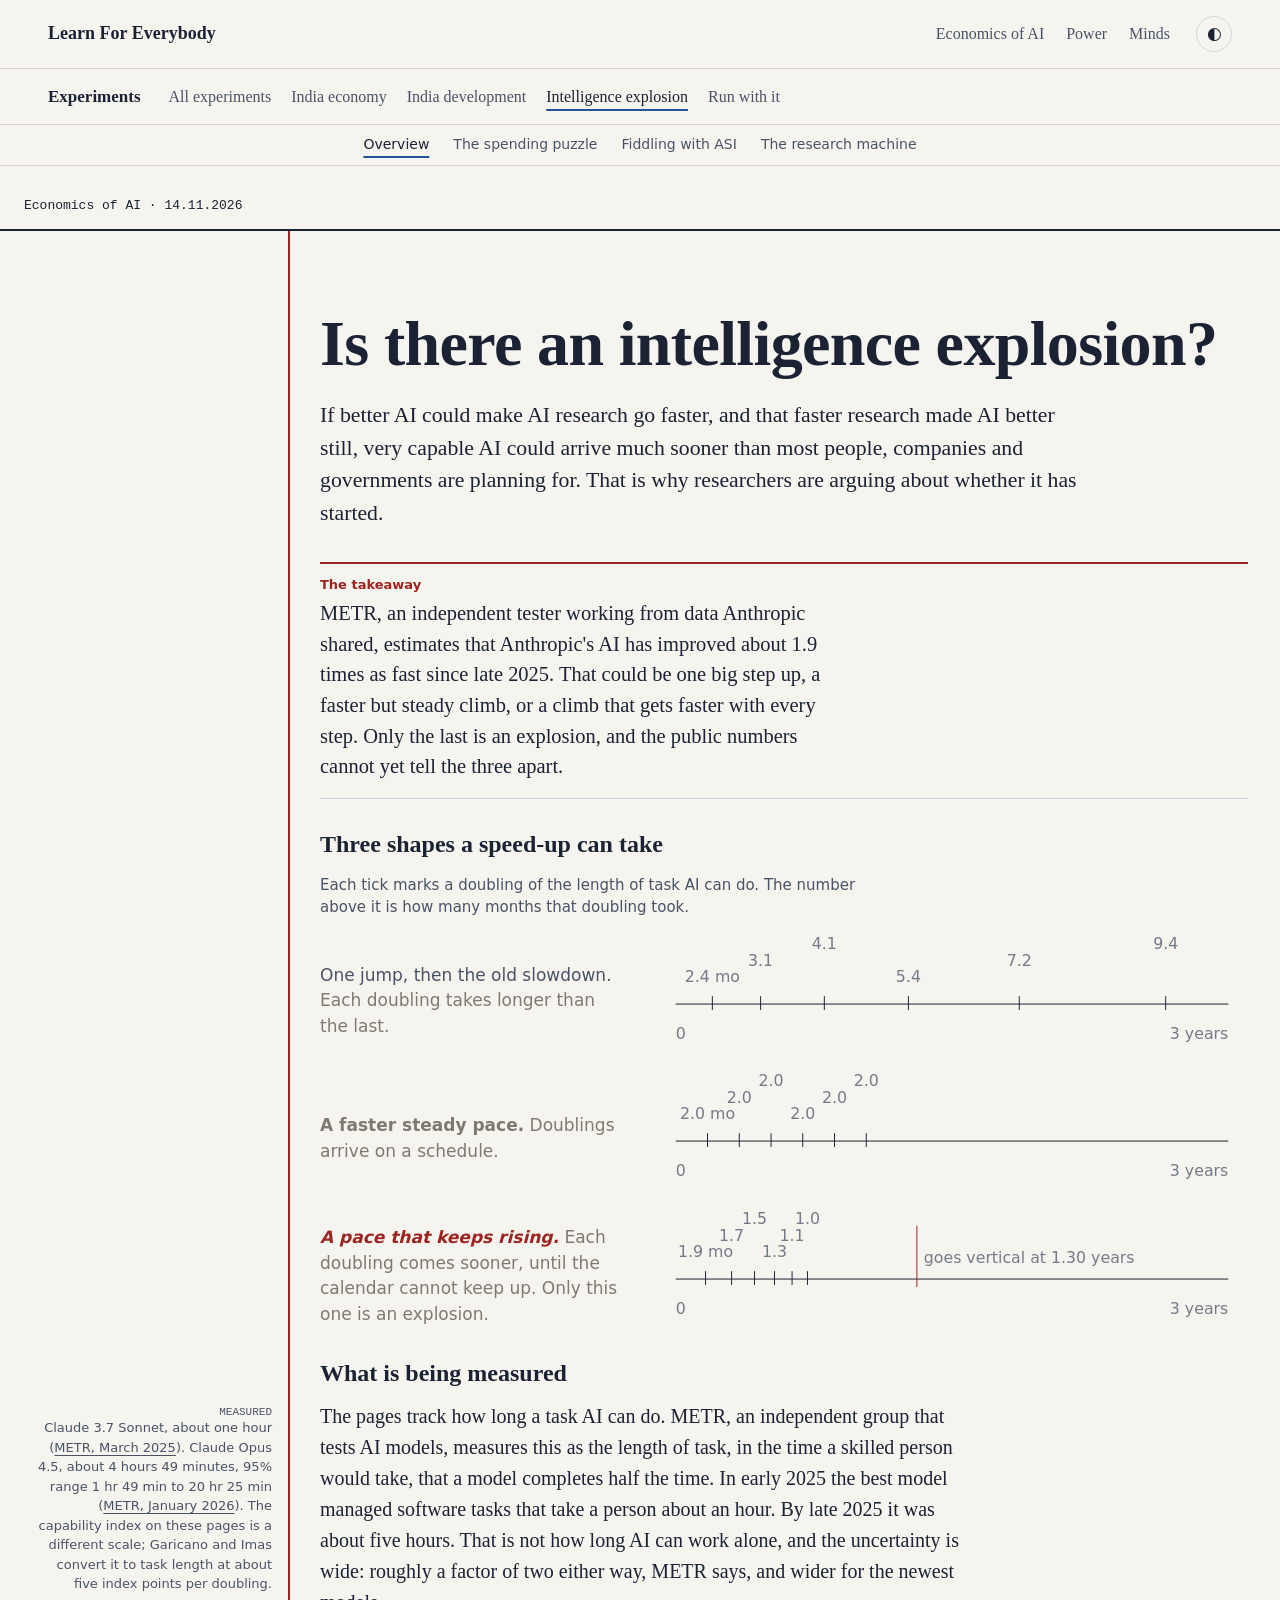
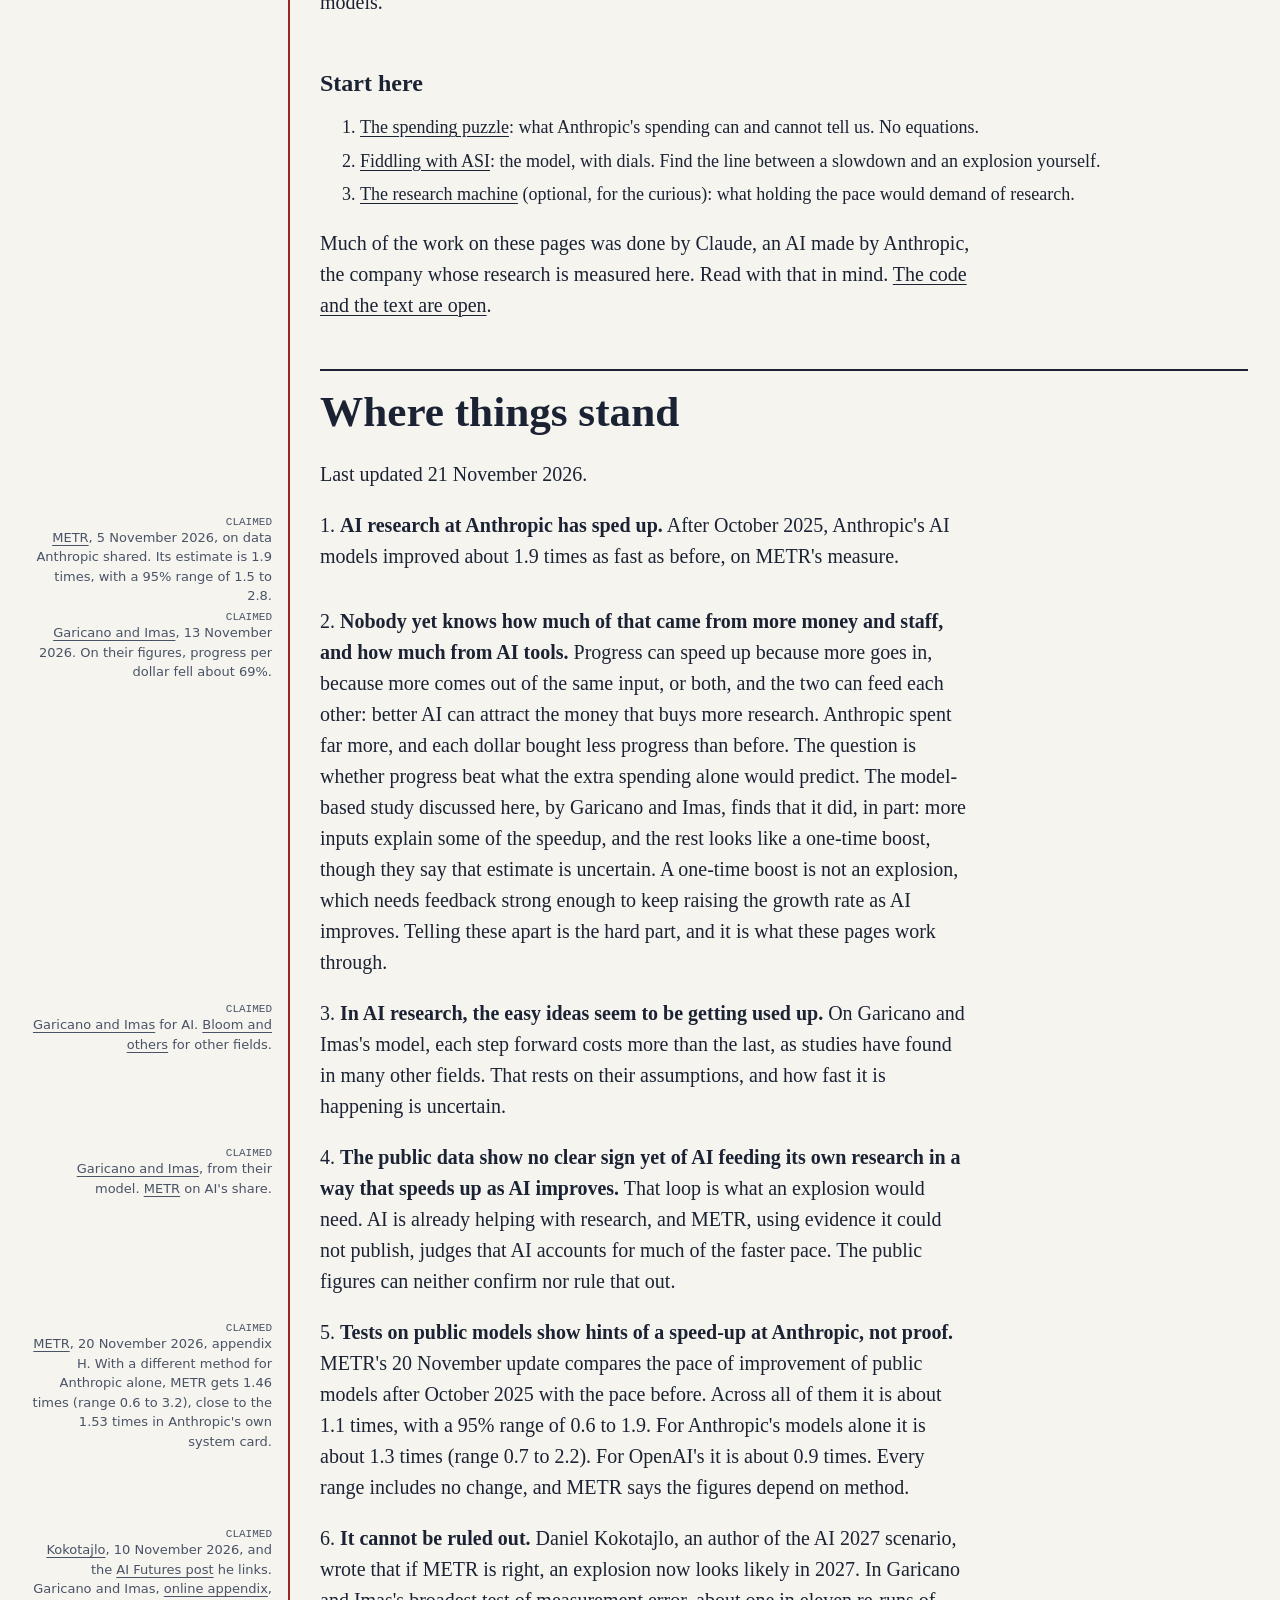
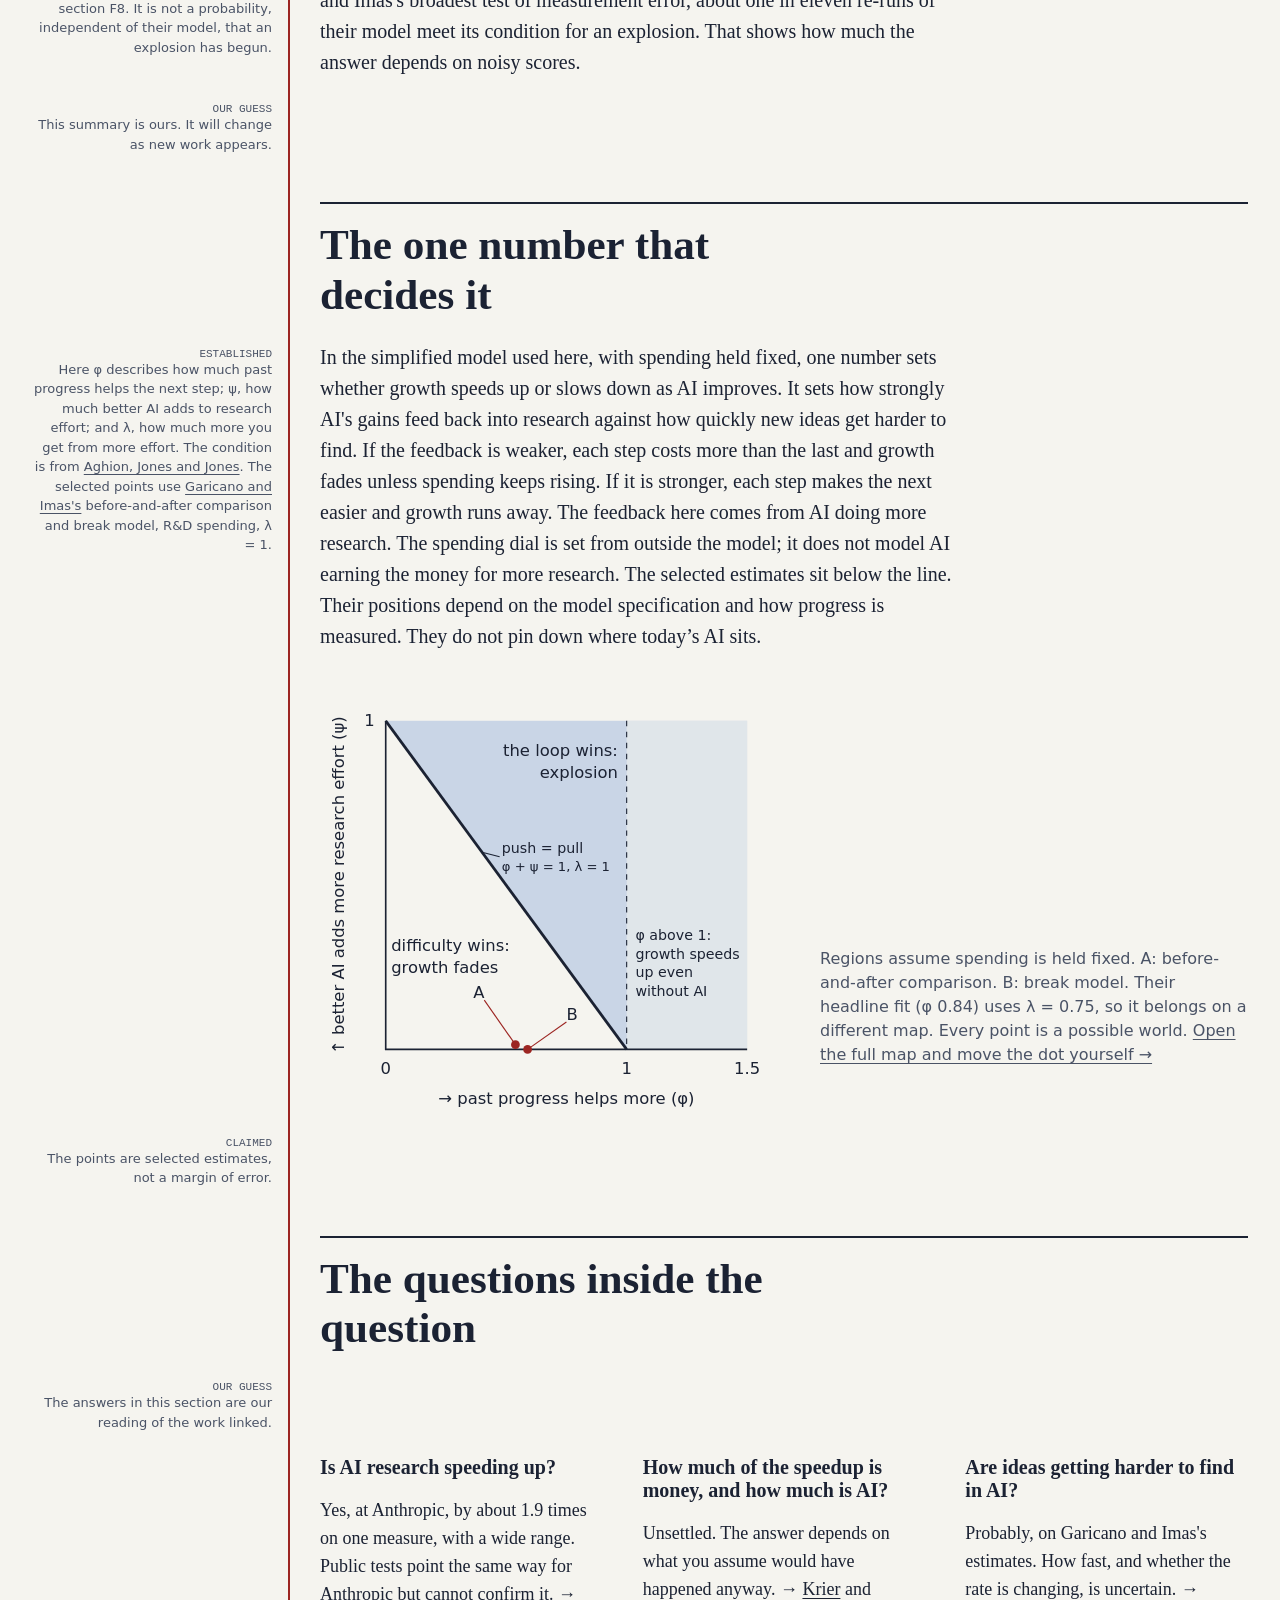
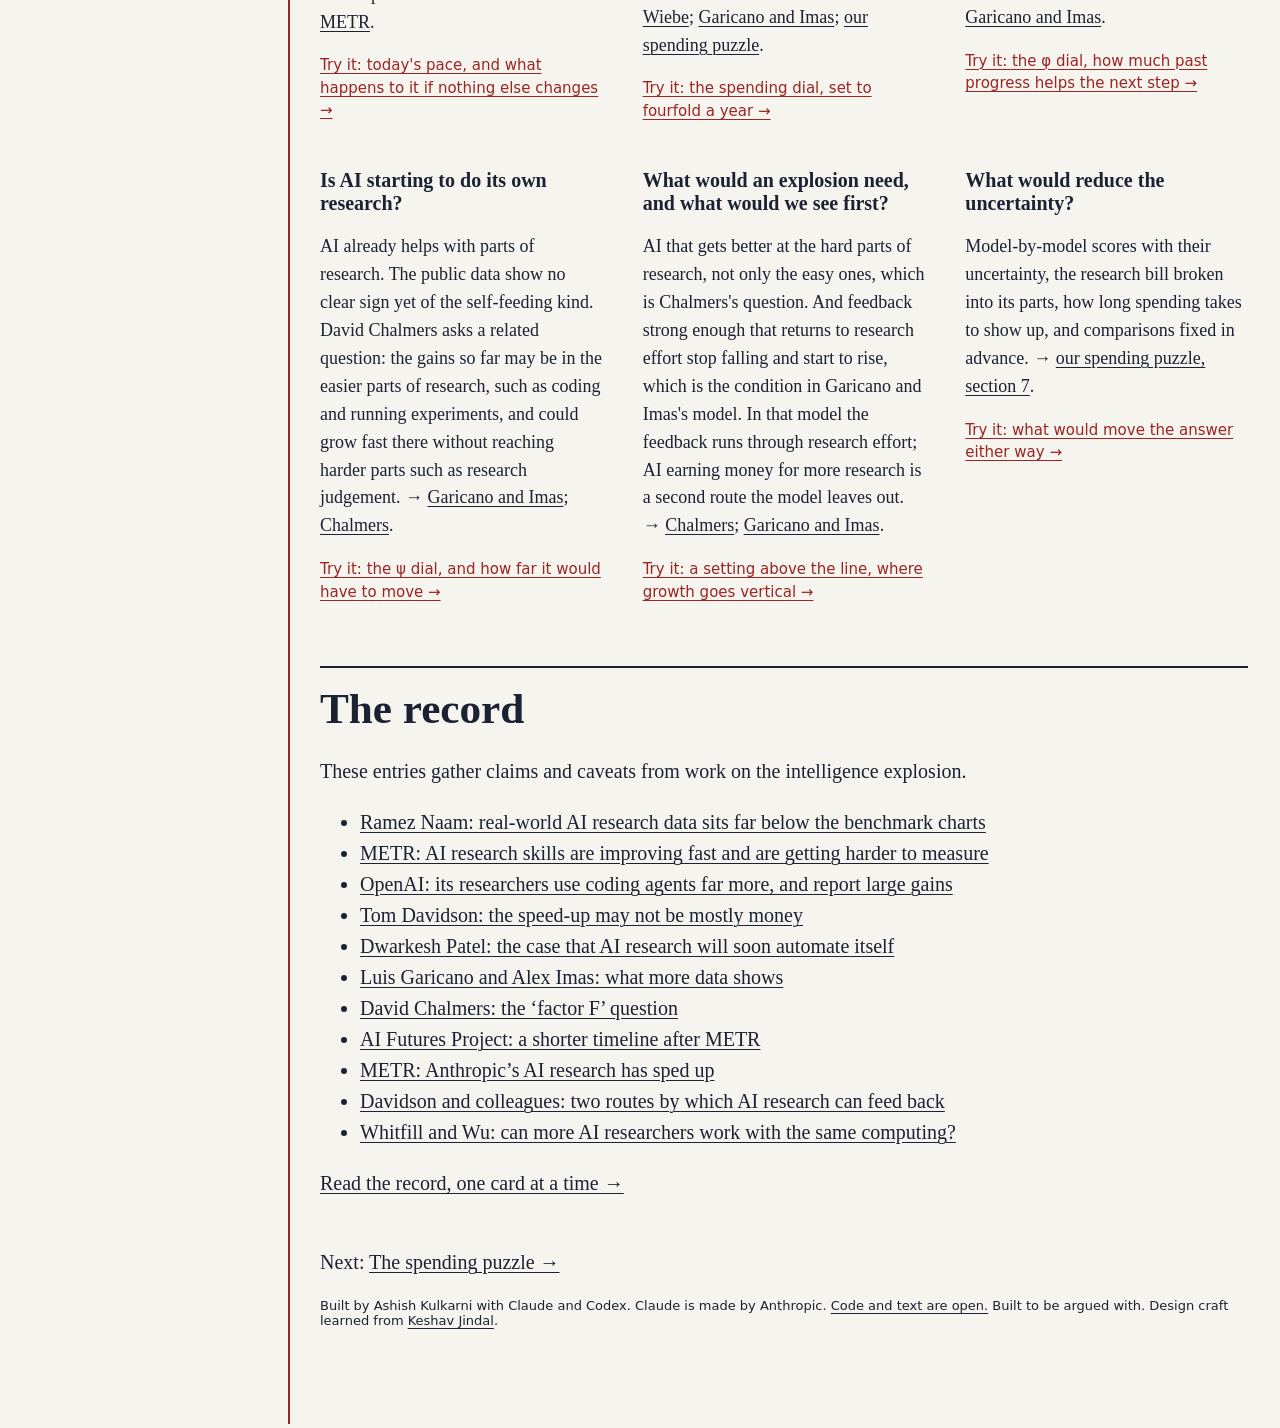
<file: site/experiments/intelligence-explosion/index.html>
<!doctype html><html lang="en-GB"><head><meta charset="utf-8"><meta name="viewport" content="width=device-width,initial-scale=1"><title>Is there an intelligence explosion? · Learn For Everybody</title><script src="../../assets/lfe-theme.js"></script><link rel="stylesheet" href="../../assets/lfe.css"><link rel="stylesheet" href="../../assets/lfe-topics.css?v=29"><link rel="stylesheet" href="../spending-puzzle/styles.css?v=44"><link rel="icon" href="/favicon.ico" sizes="32x32"><link rel="icon" href="/assets/favicon.svg" type="image/svg+xml"><link rel="apple-touch-icon" href="/apple-touch-icon.png"><meta name="description" content="An intelligence explosion would mean AI improving AI research so strongly that the growth rate of AI&#x27;s abilities keeps rising, instead of settling at a new, faster pace. Researchers, economists and philosophers now disagree about whether one has begun. This page gathers the work worth reading on that question, explains it in plain words, and says how it fits together. We update it as new work appears."><meta property="og:title" content="Is there an intelligence explosion?"><meta property="og:description" content="An intelligence explosion would mean AI improving AI research so strongly that the growth rate of AI&#x27;s abilities keeps rising, instead of settling at a new, faster pace. Researchers, economists and philosophers now disagree about whether one has begun. This page gathers the work worth reading on that question, explains it in plain words, and says how it fits together. We update it as new work appears."><meta property="og:image" content="https://lfe.econforeverybody.com/experiments/intelligence-explosion/share.png"><meta property="og:image:width" content="1200"><meta property="og:image:height" content="630"><meta property="og:image:alt" content="Is there an intelligence explosion? Three shapes a speed-up can take."><meta name="twitter:card" content="summary_large_image"><meta property="og:url" content="https://lfe.econforeverybody.com/experiments/intelligence-explosion/"><meta property="og:type" content="article"></head><body class="hub"><header class="site-bar"><div class="bar-inner">
<a class="wordmark" href="https://lfe.econforeverybody.com/">Learn For Everybody</a>
<nav aria-label="Topics"><a href="https://lfe.econforeverybody.com/econofai/">Economics of AI</a><a href="https://lfe.econforeverybody.com/power/">Power</a><a href="https://lfe.econforeverybody.com/minds/">Minds</a></nav>
<button class="theme-toggle icon-toggle" id="themeToggle" type="button" aria-label="Dark mode"><span aria-hidden="true">◐</span><span class="tip" id="themeLabel" aria-hidden="true">Dark mode</span></button>
</div></header>
<div class="topic-bar"><div class="bar-inner"><a class="topic-name" href="https://lfe.econforeverybody.com/experiments/">Experiments</a><nav aria-label="Experiments"><a href="https://lfe.econforeverybody.com/experiments/">All experiments</a><a href="https://lfe.econforeverybody.com/experiments/india-economy/">India economy</a><a href="https://lfe.econforeverybody.com/experiments/india-development/">India development</a><a href="../intelligence-explosion/" aria-current="page">Intelligence explosion</a><a href="https://lfe.econforeverybody.com/experiments/run-with-it/">Run with it</a></nav></div></div>
<nav class="project-nav" aria-label="Intelligence explosion"><a href="../intelligence-explosion/" aria-current="page">Overview</a><a href="../spending-puzzle/">The spending puzzle</a><a href="../fiddling-with-asi/">Fiddling with ASI</a><a href="../research-machine/">The research machine</a></nav>
<header class="head">Economics of AI · 14.11.2026</header><main class="sheet"><section id="chapter-1"><h1>Is there an intelligence explosion?</h1>
<p class="lede">If better AI could make AI research go faster, and that faster research made AI better still, very capable AI could arrive much sooner than most people, companies and governments are planning for. That is why researchers are arguing about whether it has started.</p>
<div class="takeaway-box"><p class="takeaway-label">The takeaway</p><p>METR, an independent tester working from data Anthropic shared, estimates that Anthropic's AI has improved about 1.9 times as fast since late 2025. That could be one big step up, a faster but steady climb, or a climb that gets faster with every step. Only the last is an explosion, and the public numbers cannot yet tell the three apart.</p></div>
<h3>Three shapes a speed-up can take</h3>
<p class="shapes-key">Each tick marks a doubling of the length of task AI can do. The number above it is how many months that doubling took.</p>
<div class="hub-shapes"><figure class="shape"><figcaption><strong class="r-below">One jump, then the old slowdown.</strong> Each doubling takes longer than the last.</figcaption><svg viewBox="0 0 600 120" role="img" aria-label="Gaps between the next six doublings, in months"><line x1="20" y1="70" x2="580" y2="70" stroke="currentColor"/><line x1="57.1" y1="62" x2="57.1" y2="76" stroke="currentColor"/><text x="57.1" y="48" text-anchor="middle">2.4 mo</text><line x1="106.0" y1="62" x2="106.0" y2="76" stroke="currentColor"/><text x="106.0" y="31" text-anchor="middle">3.1</text><line x1="170.6" y1="62" x2="170.6" y2="76" stroke="currentColor"/><text x="170.6" y="14" text-anchor="middle">4.1</text><line x1="255.8" y1="62" x2="255.8" y2="76" stroke="currentColor"/><text x="255.8" y="48" text-anchor="middle">5.4</text><line x1="368.2" y1="62" x2="368.2" y2="76" stroke="currentColor"/><text x="368.2" y="31" text-anchor="middle">7.2</text><line x1="516.6" y1="62" x2="516.6" y2="76" stroke="currentColor"/><text x="516.6" y="14" text-anchor="middle">9.4</text><text x="20" y="105">0</text><text x="580" y="105" text-anchor="end">3 years</text></svg></figure><figure class="shape"><figcaption><strong class="r-at">A faster steady pace.</strong> Doublings arrive on a schedule.</figcaption><svg viewBox="0 0 600 120" role="img" aria-label="Gaps between the next six doublings, in months"><line x1="20" y1="70" x2="580" y2="70" stroke="currentColor"/><line x1="52.2" y1="62" x2="52.2" y2="76" stroke="currentColor"/><text x="52.2" y="48" text-anchor="middle">2.0 mo</text><line x1="84.4" y1="62" x2="84.4" y2="76" stroke="currentColor"/><text x="84.4" y="31" text-anchor="middle">2.0</text><line x1="116.6" y1="62" x2="116.6" y2="76" stroke="currentColor"/><text x="116.6" y="14" text-anchor="middle">2.0</text><line x1="148.7" y1="62" x2="148.7" y2="76" stroke="currentColor"/><text x="148.7" y="48" text-anchor="middle">2.0</text><line x1="180.9" y1="62" x2="180.9" y2="76" stroke="currentColor"/><text x="180.9" y="31" text-anchor="middle">2.0</text><line x1="213.1" y1="62" x2="213.1" y2="76" stroke="currentColor"/><text x="213.1" y="14" text-anchor="middle">2.0</text><text x="20" y="105">0</text><text x="580" y="105" text-anchor="end">3 years</text></svg></figure><figure class="shape"><figcaption><strong class="r-above">A pace that keeps rising.</strong> Each doubling comes sooner, until the calendar cannot keep up. Only this one is an explosion.</figcaption><svg viewBox="0 0 600 120" role="img" aria-label="Gaps between the next six doublings, in months"><line x1="20" y1="70" x2="580" y2="70" stroke="currentColor"/><line x1="50.2" y1="62" x2="50.2" y2="76" stroke="currentColor"/><text x="50.2" y="48" text-anchor="middle">1.9 mo</text><line x1="76.6" y1="62" x2="76.6" y2="76" stroke="currentColor"/><text x="76.6" y="31" text-anchor="middle">1.7</text><line x1="99.8" y1="62" x2="99.8" y2="76" stroke="currentColor"/><text x="99.8" y="14" text-anchor="middle">1.5</text><line x1="120.1" y1="62" x2="120.1" y2="76" stroke="currentColor"/><text x="120.1" y="48" text-anchor="middle">1.3</text><line x1="137.9" y1="62" x2="137.9" y2="76" stroke="currentColor"/><text x="137.9" y="31" text-anchor="middle">1.1</text><line x1="153.5" y1="62" x2="153.5" y2="76" stroke="currentColor"/><text x="153.5" y="14" text-anchor="middle">1.0</text><line x1="264.4" y1="16" x2="264.4" y2="78" stroke="var(--red)"/><text x="271.4" y="54">goes vertical at 1.30 years</text><text x="20" y="105">0</text><text x="580" y="105" text-anchor="end">3 years</text></svg></figure></div>
<h3>What is being measured</h3>
<div class="noted"><p>The pages track how long a task AI can do. METR, an independent group that tests AI models, measures this as the length of task, in the time a skilled person would take, that a model completes half the time. In early 2025 the best model managed software tasks that take a person about an hour. By late 2025 it was about five hours. That is not how long AI can work alone, and the uncertainty is wide: roughly a factor of two either way, METR says, and wider for the newest models.</p><aside class="note"><strong>MEASURED</strong> Claude 3.7 Sonnet, about one hour (<a href="https://metr.org/blog/2025-03-19-measuring-ai-ability-to-complete-long-tasks/">METR, March 2025</a>). Claude Opus 4.5, about 4 hours 49 minutes, 95% range 1 hr 49 min to 20 hr 25 min (<a href="https://metr.org/notes/2026-01-22-time-horizon-limitations/">METR, January 2026</a>). The capability index on these pages is a different scale; Garicano and Imas convert it to task length at about five index points per doubling.</aside></div>
<h3>Start here</h3>
<ol class="start-here"><li><a href="../spending-puzzle/">The spending puzzle</a>: what Anthropic's spending can and cannot tell us. No equations.</li><li><a href="../fiddling-with-asi/">Fiddling with ASI</a>: the model, with dials. Find the line between a slowdown and an explosion yourself.</li><li><a href="../research-machine/">The research machine</a> (optional, for the curious): what holding the pace would demand of research.</li></ol>
<p>Much of the work on these pages was done by Claude, an AI made by Anthropic, the company whose research is measured here. Read with that in mind. <a href="https://github.com/ashishefe/lfe-research-machine">The code and the text are open</a>.</p></section>
<section><h2>Where things stand</h2><p>Last updated 21 November 2026.</p><div class="noted"><p>1. <strong>AI research at Anthropic has sped up.</strong> After October 2025, Anthropic&#x27;s AI models improved about 1.9 times as fast as before, on METR&#x27;s measure.</p><aside class="note"><strong>CLAIMED</strong> <a href="https://metr.org/blog/2026-11-05-anthropic-ai-rd-acceleration-assessment/">METR</a>, 5 November 2026, on data Anthropic shared. Its estimate is 1.9 times, with a 95% range of 1.5 to 2.8.</aside></div><div class="noted"><p>2. <strong>Nobody yet knows how much of that came from more money and staff, and how much from AI tools.</strong> Progress can speed up because more goes in, because more comes out of the same input, or both, and the two can feed each other: better AI can attract the money that buys more research. Anthropic spent far more, and each dollar bought less progress than before. The question is whether progress beat what the extra spending alone would predict. The model-based study discussed here, by Garicano and Imas, finds that it did, in part: more inputs explain some of the speedup, and the rest looks like a one-time boost, though they say that estimate is uncertain. A one-time boost is not an explosion, which needs feedback strong enough to keep raising the growth rate as AI improves. Telling these apart is the hard part, and it is what these pages work through.</p><aside class="note"><strong>CLAIMED</strong> <a href="https://www.siliconcontinent.com/p/are-we-approaching-an-intelligence">Garicano and Imas</a>, 13 November 2026. On their figures, progress per dollar fell about 69%.</aside></div><div class="noted"><p>3. <strong>In AI research, the easy ideas seem to be getting used up.</strong> On Garicano and Imas&#x27;s model, each step forward costs more than the last, as studies have found in many other fields. That rests on their assumptions, and how fast it is happening is uncertain.</p><aside class="note"><strong>CLAIMED</strong> <a href="https://www.siliconcontinent.com/p/are-we-approaching-an-intelligence">Garicano and Imas</a> for AI. <a href="https://doi.org/10.1257/aer.20180338">Bloom and others</a> for other fields.</aside></div><div class="noted"><p>4. <strong>The public data show no clear sign yet of AI feeding its own research in a way that speeds up as AI improves.</strong> That loop is what an explosion would need. AI is already helping with research, and METR, using evidence it could not publish, judges that AI accounts for much of the faster pace. The public figures can neither confirm nor rule that out.</p><aside class="note"><strong>CLAIMED</strong> <a href="https://www.siliconcontinent.com/p/are-we-approaching-an-intelligence">Garicano and Imas</a>, from their model. <a href="https://metr.org/blog/2026-11-05-anthropic-ai-rd-acceleration-assessment/">METR</a> on AI's share.</aside></div><div class="noted"><p>5. <strong>Tests on public models show hints of a speed-up at Anthropic, not proof.</strong> METR&#x27;s 20 November update compares the pace of improvement of public models after October 2025 with the pace before. Across all of them it is about 1.1 times, with a 95% range of 0.6 to 1.9. For Anthropic&#x27;s models alone it is about 1.3 times (range 0.7 to 2.2). For OpenAI&#x27;s it is about 0.9 times. Every range includes no change, and METR says the figures depend on method.</p><aside class="note"><strong>CLAIMED</strong> <a href="https://metr.org/blog/2026-11-20-q4-2026-capability-update/">METR</a>, 20 November 2026, appendix H. With a different method for Anthropic alone, METR gets 1.46 times (range 0.6 to 3.2), close to the 1.53 times in Anthropic's own system card.</aside></div><div class="noted"><p>6. <strong>It cannot be ruled out.</strong> Daniel Kokotajlo, an author of the AI 2027 scenario, wrote that if METR is right, an explosion now looks likely in 2027. In Garicano and Imas&#x27;s broadest test of measurement error, about one in eleven re-runs of their model meet its condition for an explosion. That shows how much the answer depends on noisy scores.</p><aside class="note"><strong>CLAIMED</strong> <a href="https://x.com/DKokotajlo/status/2120204075803500595">Kokotajlo</a>, 10 November 2026, and the <a href="https://blog.aifutures.org/p/q35-timelines-update-looks-like-the">AI Futures post</a> he links. Garicano and Imas, <a href="https://www.dropbox.com/scl/fi/jz1zaj2fk741g2len97q9/Online-Appendix-to-Garicano-and-Imas-AI-ideas-getting-harder-to-find.pdf?rlkey=narofum32aiq105vrcwcx92vy&amp;dl=0">online appendix</a>, section F8. It is not a probability, independent of their model, that an explosion has begun.</aside></div><div class="noted"><p class="summary-note-row" aria-hidden="true"></p><aside class="note"><strong>OUR GUESS</strong> This summary is ours. It will change as new work appears.</aside></div></section><section><h2>The one number that decides it</h2>
<div class="noted"><p>In the simplified model used here, with spending held fixed, one number sets whether growth speeds up or slows down as AI improves. It sets how strongly AI's gains feed back into research against how quickly new ideas get harder to find. If the feedback is weaker, each step costs more than the last and growth fades unless spending keeps rising. If it is stronger, each step makes the next easier and growth runs away. The feedback here comes from AI doing more research. The spending dial is set from outside the model; it does not model AI earning the money for more research. The selected estimates sit below the line. Their positions depend on the model specification and how progress is measured. They do not pin down where today’s AI sits.</p><aside class="note"><strong>ESTABLISHED</strong> Here φ describes how much past progress helps the next step; ψ, how much better AI adds to research effort; and λ, how much more you get from more effort. The condition is from <a href="https://www.nber.org/papers/w23928">Aghion, Jones and Jones</a>. The selected points use <a href="https://www.siliconcontinent.com/p/are-we-approaching-an-intelligence">Garicano and Imas's</a> before-and-after comparison and break model, R&amp;D spending, λ = 1.</aside></div>
<figure class="hub-map"><a href="../fiddling-with-asi/?lambda=1&amp;boost=1&amp;spending=1#the-map" aria-label="Open the full map in Fiddling with ASI"><svg viewBox="0 0 420 390" role="img" aria-labelledby="hub-map-title"><title id="hub-map-title">Map of φ and ψ. The selected estimates sit below the diagonal. Regions assume fixed spending and λ = 1.</title><path d="M60 30 L390 30 L390 330 L280 330 Z" fill="var(--ruling)"/><rect x="280" y="30" width="110" height="300" fill="var(--paper)" opacity=".55"/><path d="M60 30V330H390" fill="none" stroke="var(--ink)" stroke-width="1.5"/><path d="M60 30 L280 330" stroke="var(--ink)" stroke-width="2.5"/><line x1="280" y1="30" x2="280" y2="330" stroke="var(--ink)" stroke-dasharray="5 5"/><path d="M164 154 L148 150" stroke="var(--ink)"/><text x="166" y="151" style="font-size:13px">push = pull</text><text x="166" y="167" style="font-size:12px">φ + ψ = 1, λ = 1</text><text x="65" y="240">difficulty wins:</text><text x="65" y="260">growth fades</text><text x="272" y="62" text-anchor="end">the loop wins:</text><text x="272" y="82" text-anchor="end">explosion</text><text x="288" y="230" style="font-size:13px">φ above 1:</text><text x="288" y="247" style="font-size:13px">growth speeds</text><text x="288" y="264" style="font-size:13px">up even</text><text x="288" y="281" style="font-size:13px">without AI</text><path d="M150 285 L178.43 325.67" stroke="var(--red)"/><path d="M225 305 L189.54 330.00" stroke="var(--red)"/><circle cx="178.43" cy="325.67" r="4" fill="var(--red)"/><circle cx="189.54" cy="330.00" r="4" fill="var(--red)"/><text x="140" y="283">A</text><text x="225" y="303">B</text><text x="60" y="352" text-anchor="middle">0</text><text x="280" y="352" text-anchor="middle">1</text><text x="390" y="352" text-anchor="middle">1.5</text><text x="50" y="35" text-anchor="end">1</text><text x="225" y="380" text-anchor="middle">→ past progress helps more (φ)</text><text x="22" y="180" text-anchor="middle" transform="rotate(-90 22 180)">↑ better AI adds more research effort (ψ)</text></svg></a><figcaption>Regions assume spending is held fixed. A: before-and-after comparison. B: break model. Their headline fit (φ 0.84) uses λ = 0.75, so it belongs on a different map. Every point is a possible world. <a href="../fiddling-with-asi/?lambda=1&amp;boost=1&amp;spending=1#the-map">Open the full map and move the dot yourself →</a></figcaption></figure><div class="noted"><p class="summary-note-row" aria-hidden="true"></p><aside class="note"><strong>CLAIMED</strong> The points are selected estimates, not a margin of error.</aside></div>
</section><section><h2>The questions inside the question</h2>
<div class="noted"><p class="summary-note-row" aria-hidden="true"></p><aside class="note"><strong>OUR GUESS</strong> The answers in this section are our reading of the work linked.</aside></div><div class="questions">
<div class="q"><h3>Is AI research speeding up?</h3><p>Yes, at Anthropic, by about 1.9 times on one measure, with a wide range. Public tests point the same way for Anthropic but cannot confirm it. → <a href="https://metr.org/blog/2026-11-05-anthropic-ai-rd-acceleration-assessment/">METR</a>.</p><p class="try"><a href="../fiddling-with-asi/?lambda=1&amp;boost=1&amp;spending=1#fiddle">Try it: today's pace, and what happens to it if nothing else changes →</a></p></div>
<div class="q"><h3>How much of the speedup is money, and how much is AI?</h3><p>Unsettled. The answer depends on what you assume would have happened anyway. → <a href="https://x.com/sebkrier/status/2119182834162340095">Krier</a> and <a href="https://x.com/michael_wiebe/status/2119207429393220041">Wiebe</a>; <a href="record/#garicano-imas">Garicano and Imas</a>; <a href="../spending-puzzle/">our spending puzzle</a>.</p><p class="try"><a href="../fiddling-with-asi/?lambda=1&amp;boost=1&amp;spending=4#fiddle">Try it: the spending dial, set to fourfold a year →</a></p></div>
<div class="q"><h3>Are ideas getting harder to find in AI?</h3><p>Probably, on Garicano and Imas's estimates. How fast, and whether the rate is changing, is uncertain. → <a href="record/#garicano-imas">Garicano and Imas</a>.</p><p class="try"><a href="../fiddling-with-asi/?lambda=1&amp;boost=1&amp;spending=1#fiddle">Try it: the φ dial, how much past progress helps the next step →</a></p></div>
<div class="q"><h3>Is AI starting to do its own research?</h3><p>AI already helps with parts of research. The public data show no clear sign yet of the self-feeding kind. David Chalmers asks a related question: the gains so far may be in the easier parts of research, such as coding and running experiments, and could grow fast there without reaching harder parts such as research judgement. → <a href="record/#garicano-imas">Garicano and Imas</a>; <a href="record/#chalmers">Chalmers</a>.</p><p class="try"><a href="../fiddling-with-asi/?lambda=1&amp;boost=1&amp;spending=1#the-map">Try it: the ψ dial, and how far it would have to move →</a></p></div>
<div class="q"><h3>What would an explosion need, and what would we see first?</h3><p>AI that gets better at the hard parts of research, not only the easy ones, which is Chalmers's question. And feedback strong enough that returns to research effort stop falling and start to rise, which is the condition in Garicano and Imas's model. In that model the feedback runs through research effort; AI earning money for more research is a second route the model leaves out. → <a href="record/#chalmers">Chalmers</a>; <a href="record/#garicano-imas">Garicano and Imas</a>.</p><p class="try"><a href="../fiddling-with-asi/?psi=0.6&amp;lambda=1&amp;boost=1&amp;spending=1#fiddle">Try it: a setting above the line, where growth goes vertical →</a></p></div>
<div class="q"><h3>What would reduce the uncertainty?</h3><p>Model-by-model scores with their uncertainty, the research bill broken into its parts, how long spending takes to show up, and comparisons fixed in advance. → <a href="../spending-puzzle/#chapter-7">our spending puzzle, section 7</a>.</p><p class="try"><a href="../fiddling-with-asi/#takeaway">Try it: what would move the answer either way →</a></p></div></div></section>
<section><h2>The record</h2><p>These entries gather claims and caveats from work on the intelligence explosion.</p><ul id="record"><li id="naam-charts-wrong"><a href="record/#naam-charts-wrong">Ramez Naam: real-world AI research data sits far below the benchmark charts</a></li><li id="metr-th2-capability-update"><a href="record/#metr-th2-capability-update">METR: AI research skills are improving fast and are getting harder to measure</a></li><li id="openai-research-acceleration"><a href="record/#openai-research-acceleration">OpenAI: its researchers use coding agents far more, and report large gains</a></li><li id="davidson-starting-stock"><a href="record/#davidson-starting-stock">Tom Davidson: the speed-up may not be mostly money</a></li><li id="dwarkesh-rsi"><a href="record/#dwarkesh-rsi">Dwarkesh Patel: the case that AI research will soon automate itself</a></li><li id="garicano-imas"><a href="record/#garicano-imas">Luis Garicano and Alex Imas: what more data shows</a></li><li id="chalmers"><a href="record/#chalmers">David Chalmers: the ‘factor F’ question</a></li><li id="ai-futures-timelines"><a href="record/#ai-futures-timelines">AI Futures Project: a shorter timeline after METR</a></li><li id="metr-anthropic-assessment"><a href="record/#metr-anthropic-assessment">METR: Anthropic’s AI research has sped up</a></li><li id="davidson-innovation-networks"><a href="record/#davidson-innovation-networks">Davidson and colleagues: two routes by which AI research can feed back</a></li><li id="whitfill-wu-compute"><a href="record/#whitfill-wu-compute">Whitfill and Wu: can more AI researchers work with the same computing?</a></li></ul><p><a href="record/">Read the record, one card at a time →</a></p></section><p class="next-page">Next: <a href="../spending-puzzle/">The spending puzzle →</a></p><footer class="colophon">Built by Ashish Kulkarni with Claude and Codex. Claude is made by Anthropic. <a href="https://github.com/ashishefe/lfe-research-machine">Code and text are open.</a> Built to be argued with. Design craft learned from <a href="https://x.com/Keshavatearth">Keshav Jindal</a>.</footer></main><script src="app.js"></script></body></html>
</file>
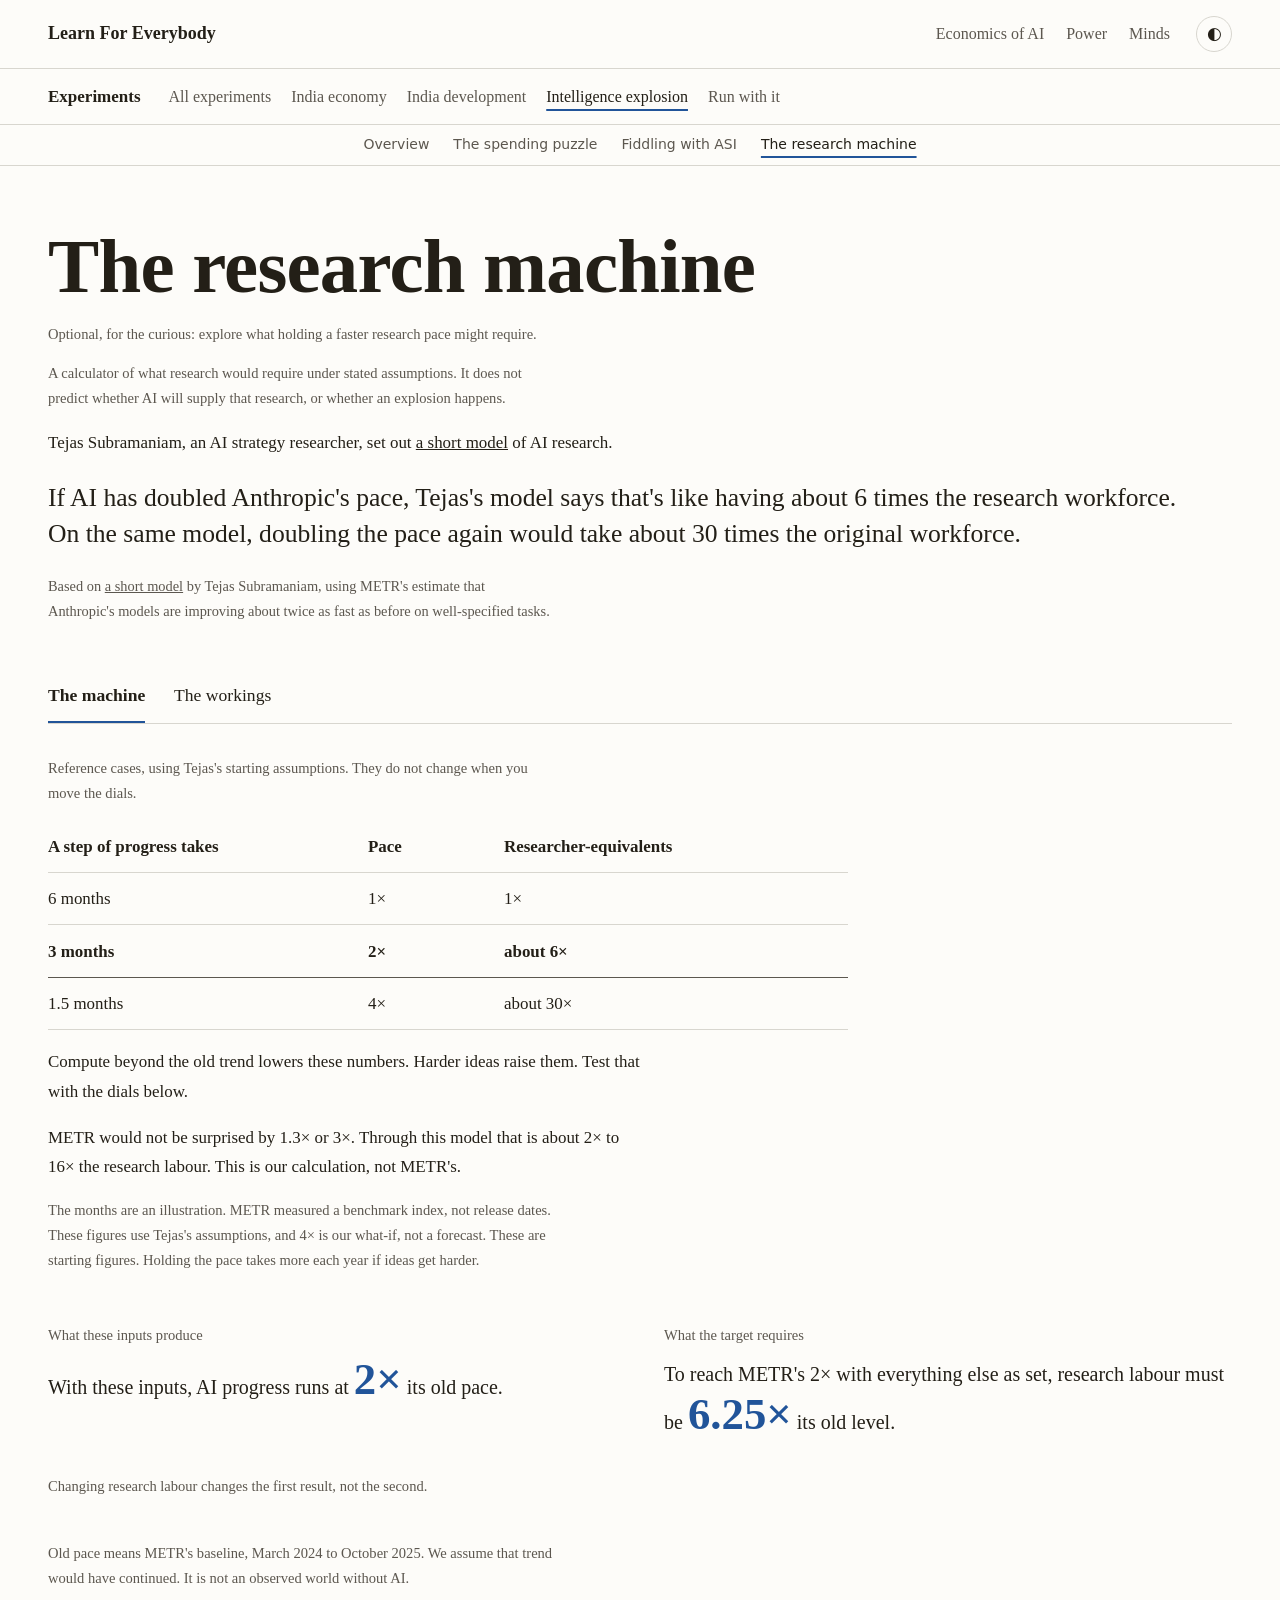
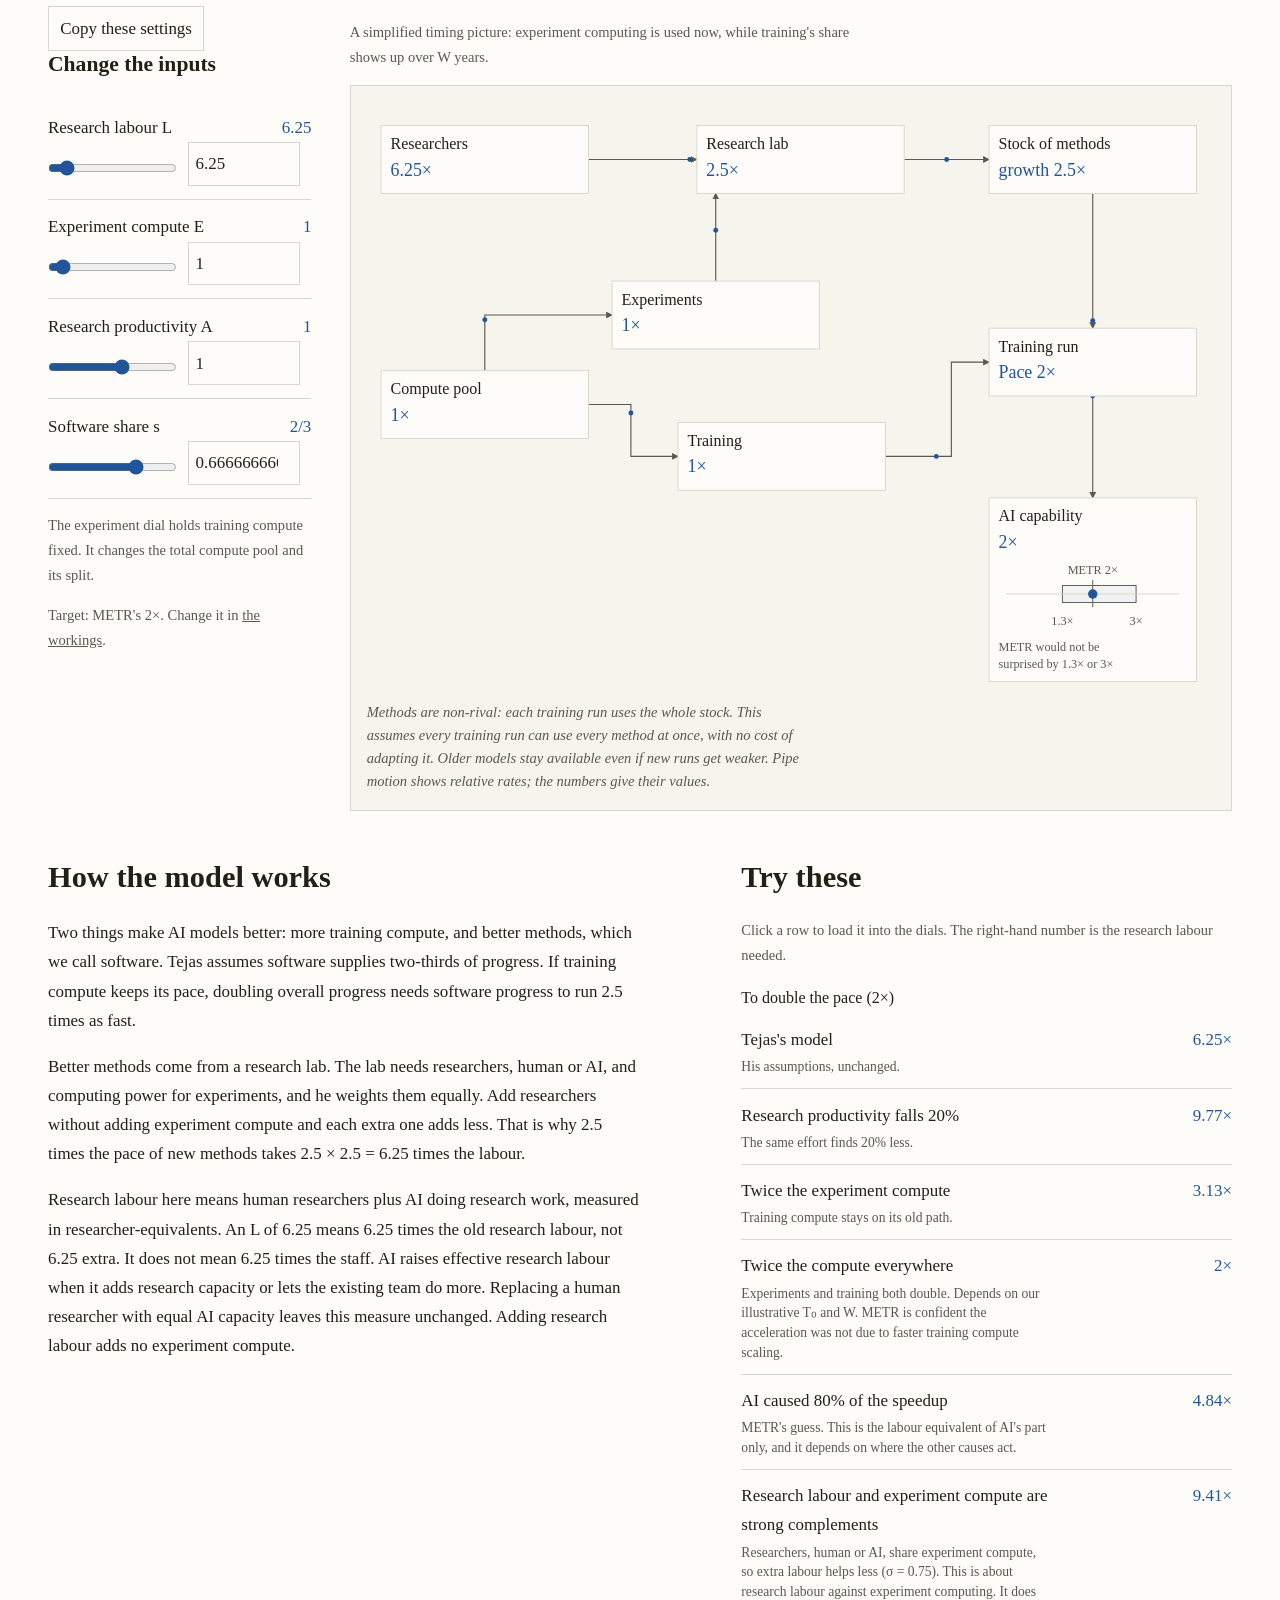
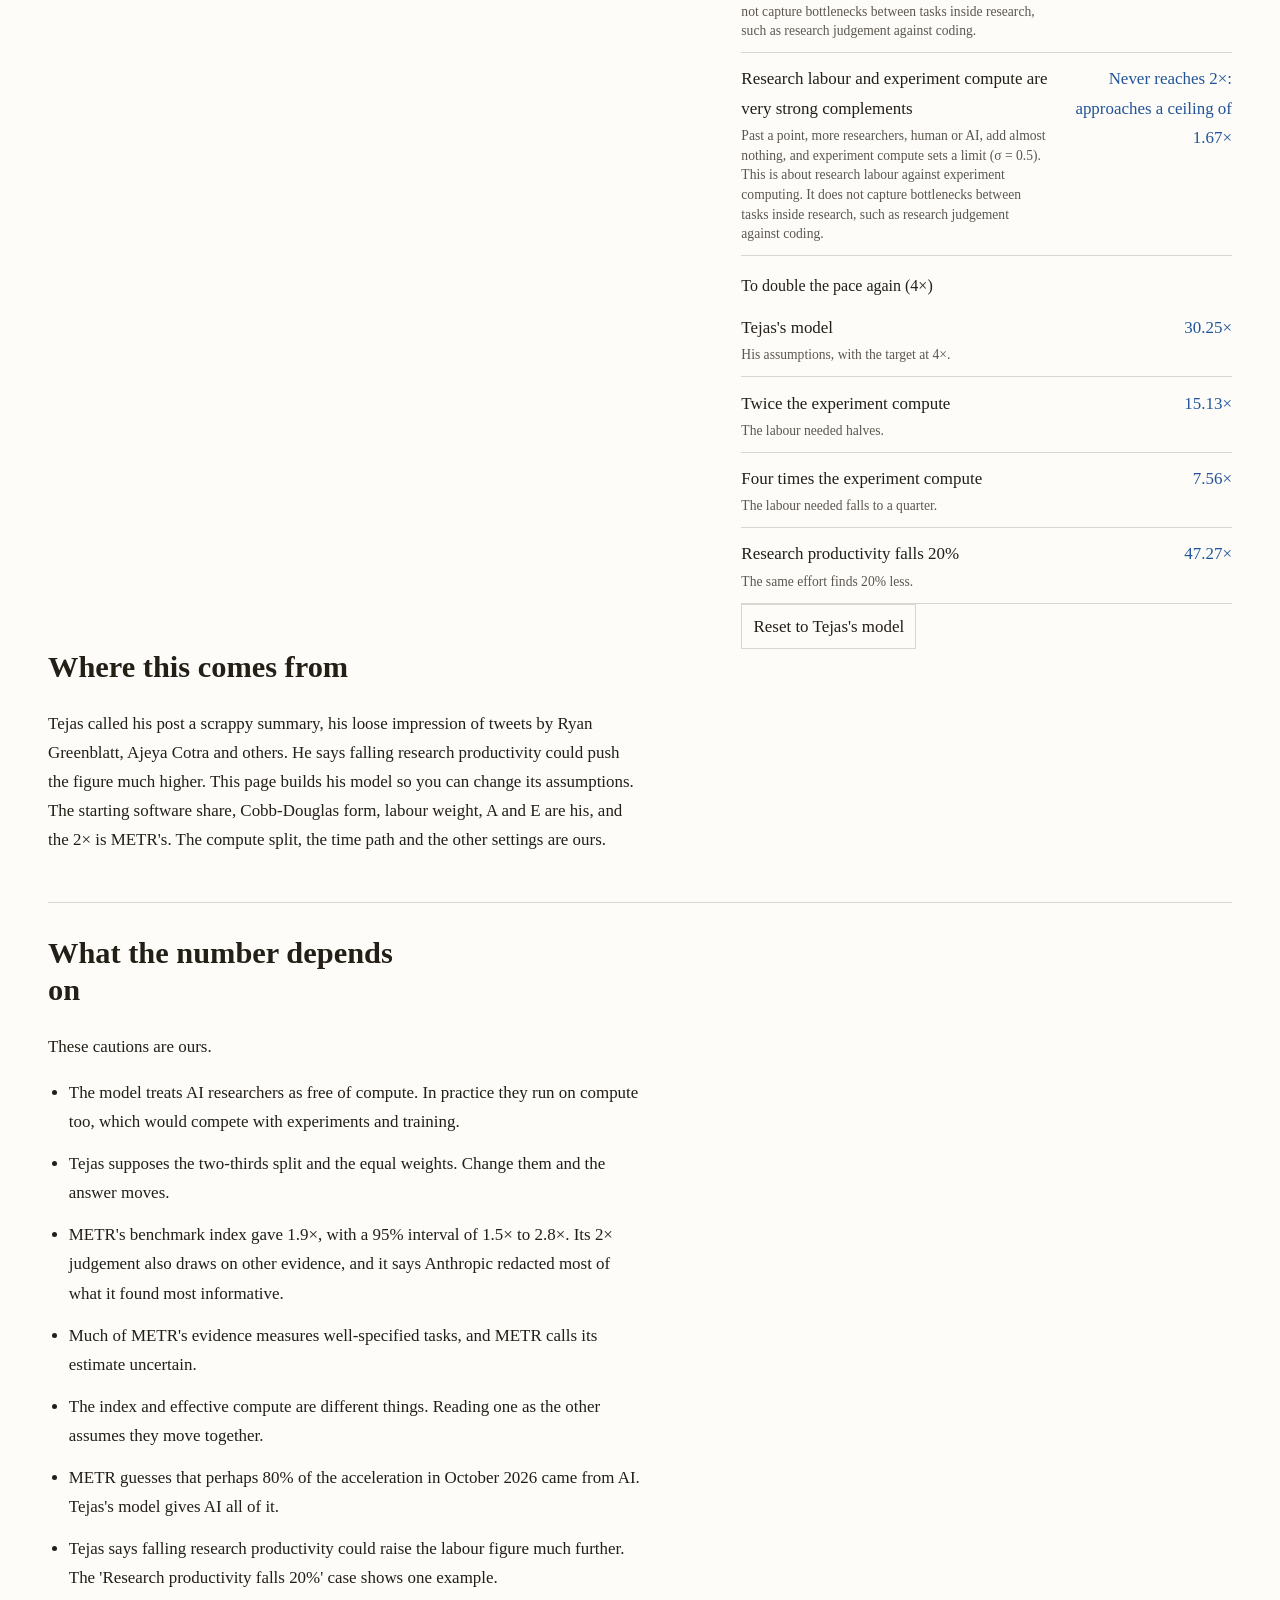
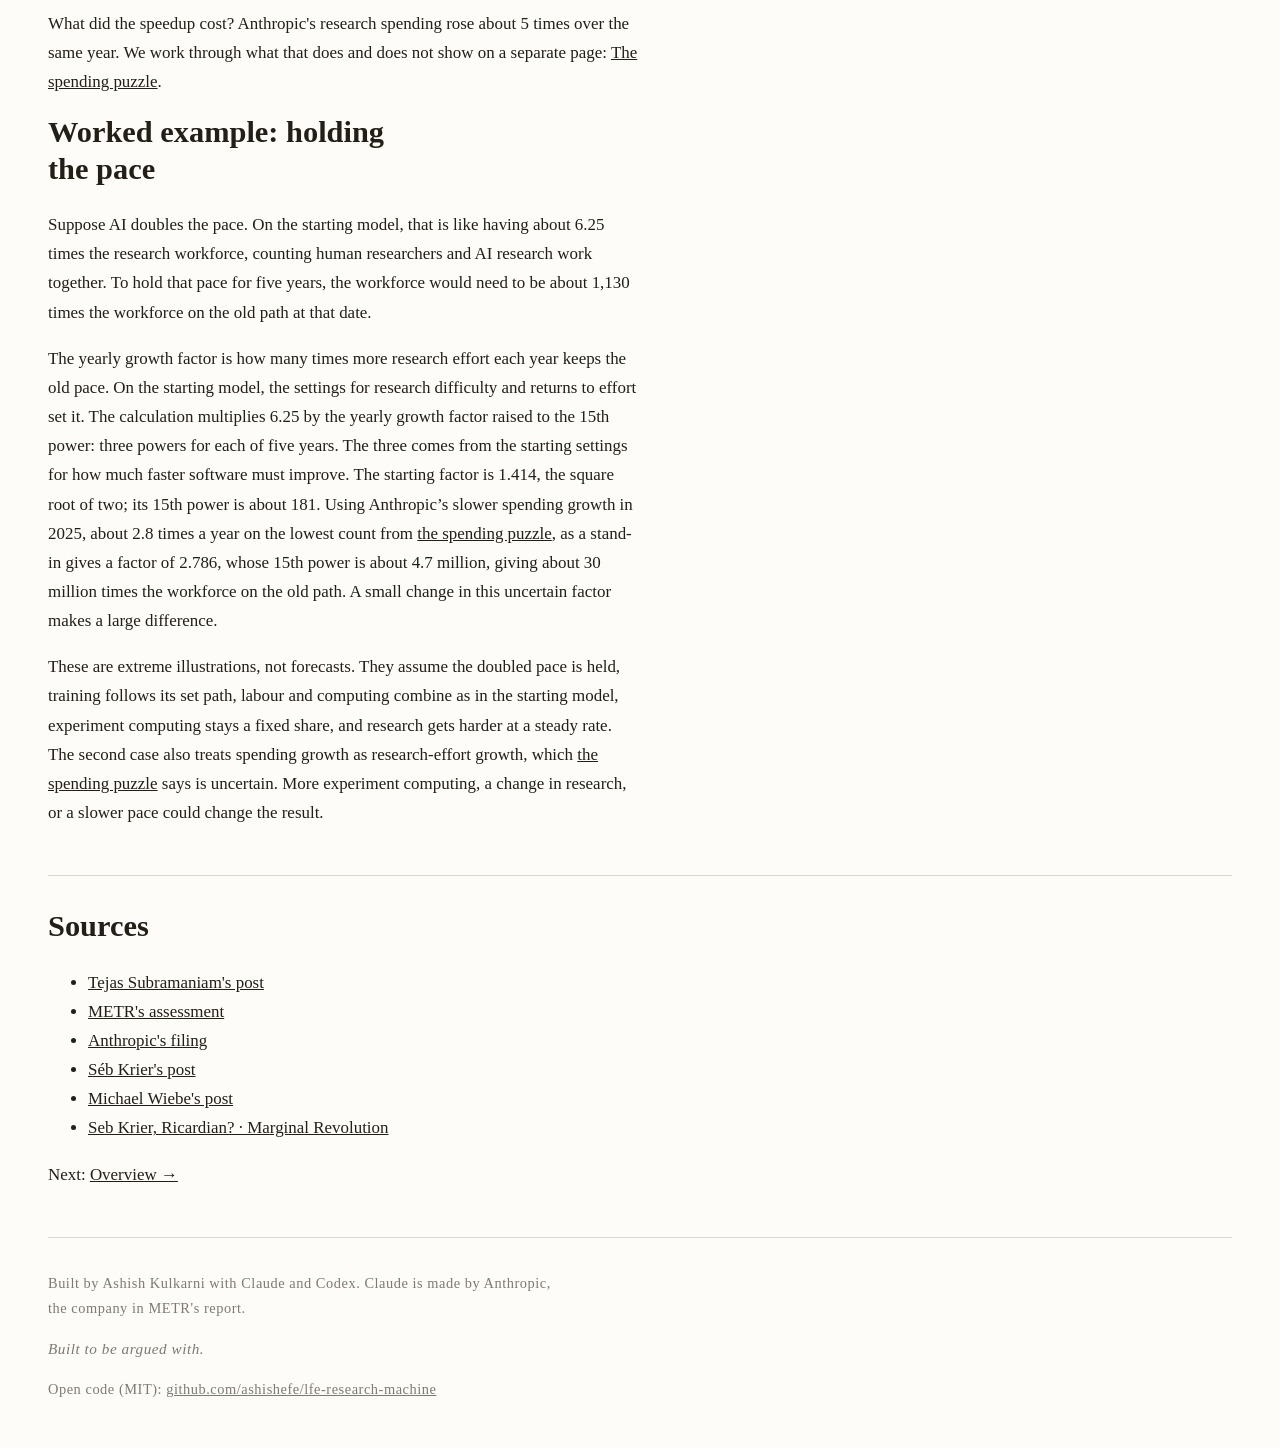
<file: site/experiments/research-machine/index.html>
<!doctype html>
<html lang="en-GB">
<head>
<meta charset="utf-8"><meta name="viewport" content="width=device-width, initial-scale=1">
<title>The research machine · Learn For Everybody</title>
<meta name="description" content="If AI has doubled Anthropic's pace, Tejas's model says that's like having about 6 times the research workforce. On the same model, doubling the pace again would take about 30 times the original workforce.">
<meta property="og:title" content="The research machine">
<meta property="og:description" content="If AI has doubled Anthropic's pace, Tejas's model says that's like having about 6 times the research workforce. On the same model, doubling the pace again would take about 30 times the original workforce.">

<script src="../../assets/lfe-theme.js"></script>
<link rel="stylesheet" href="../../assets/lfe.css">
<link rel="stylesheet" href="../../assets/lfe-topics.css?v=29">
<link rel="stylesheet" href="styles.css?v=30">
<link rel="icon" href="/favicon.ico" sizes="32x32"><link rel="icon" href="/assets/favicon.svg" type="image/svg+xml"><link rel="apple-touch-icon" href="/apple-touch-icon.png"><meta property="og:image" content="https://lfe.econforeverybody.com/experiments/research-machine/share.png"><meta property="og:image:width" content="1200"><meta property="og:image:height" content="630"><meta property="og:image:alt" content="The research machine: a doubled pace is like 6.25 times the research workforce."><meta name="twitter:card" content="summary_large_image"><meta property="og:url" content="https://lfe.econforeverybody.com/experiments/research-machine/"><meta property="og:type" content="article"></head>
<body>
<a class="skip-link" href="#main">Skip to the machine</a>
<header class="site-bar"><div class="bar-inner">
<a class="wordmark" href="https://lfe.econforeverybody.com/">Learn For Everybody</a>
<nav aria-label="Topics"><a href="https://lfe.econforeverybody.com/econofai/">Economics of AI</a><a href="https://lfe.econforeverybody.com/power/">Power</a><a href="https://lfe.econforeverybody.com/minds/">Minds</a></nav>
<button class="theme-toggle icon-toggle" id="themeToggle" type="button" aria-label="Dark mode"><span aria-hidden="true">◐</span><span class="tip" id="themeLabel" aria-hidden="true">Dark mode</span></button>
</div></header>
<div class="topic-bar"><div class="bar-inner"><a class="topic-name" href="https://lfe.econforeverybody.com/experiments/">Experiments</a><nav aria-label="Experiments"><a href="https://lfe.econforeverybody.com/experiments/">All experiments</a><a href="https://lfe.econforeverybody.com/experiments/india-economy/">India economy</a><a href="https://lfe.econforeverybody.com/experiments/india-development/">India development</a><a href="../intelligence-explosion/" aria-current="page">Intelligence explosion</a><a href="https://lfe.econforeverybody.com/experiments/run-with-it/">Run with it</a></nav></div></div>
<nav class="project-nav" aria-label="Intelligence explosion"><a href="../intelligence-explosion/">Overview</a><a href="../spending-puzzle/">The spending puzzle</a><a href="../fiddling-with-asi/">Fiddling with ASI</a><a href="../research-machine/" aria-current="page">The research machine</a></nav>
<header class="shell masthead">
<h1>The research machine</h1><p class="quiet">Optional, for the curious: explore what holding a faster research pace might require.</p><p class="quiet">A calculator of what research would require under stated assumptions. It does not predict whether AI will supply that research, or whether an explosion happens.</p>
<p>Tejas Subramaniam, an AI strategy researcher, set out <a href="https://x.com/TejasReal/status/2118873231872643552">a short model</a> of AI research.</p>
<p id="takeaway-lead" class="subheading">If AI has doubled Anthropic's pace, Tejas's model says that's like having about 6 times the research workforce.<br>On the same model, doubling the pace again would take about 30 times the original workforce.</p>
<p class="quiet source-credit">Based on <a href="https://x.com/TejasReal/status/2118873231872643552">a short model</a> by Tejas Subramaniam, using METR's estimate that Anthropic's models are improving about twice as fast as before on well-specified tasks.</p>
</header>
<main id="main" class="shell">
<p id="script-note" class="aside-rule">The dials need JavaScript. Both views below show the default model.</p>
<div class="tabs" aria-label="Views" data-tabs>
<button id="tab-machine" type="button" aria-controls="machine">The machine</button>
<button id="tab-workings" type="button" aria-controls="workings">The workings</button>
</div>
<section id="machine" aria-labelledby="tab-machine">
<div class="takeaway">
<p class="quiet">Reference cases, using Tejas's starting assumptions. They do not change when you move the dials.</p><table class="takeaway-ladder"><thead><tr><th scope="col">A step of progress takes</th><th scope="col">Pace</th><th scope="col">Researcher-equivalents</th></tr></thead><tbody id="takeaway-rows"><tr><td>6 months</td><td>1×</td><td>1×</td></tr><tr class="current"><td>3 months</td><td>2×</td><td>about 6×</td></tr><tr><td>1.5 months</td><td>4×</td><td>about 30×</td></tr></tbody></table>
<p>Compute beyond the old trend lowers these numbers. Harder ideas raise them. <span class="interactive-only">Test that with the dials below.</span></p>
<p id="takeaway-range">METR would not be surprised by 1.3× or 3×. Through this model that is about 2× to 16× the research labour. This is our calculation, not METR's.</p>
<p class="quiet">The months are an illustration. METR measured a benchmark index, not release dates. These figures use Tejas's assumptions, and 4× is our what-if, not a forecast. These are starting figures. Holding the pace takes more each year if ideas get harder.</p>
</div>
<p id="changed" class="quiet" hidden></p>
<p id="link-warning" class="quiet" role="status" hidden>Some settings in the link were not valid, so their starting values are used.</p><div class="readout" aria-live="polite" aria-atomic="true"><div><p class="quiet">What these inputs produce</p><p id="forward-readout">With these inputs, AI progress runs at <strong>2×</strong> its old pace.</p></div><div><p class="quiet">What the target requires</p><p id="inverse-readout">To reach METR's 2× with everything else as set, research labour must be <strong>6.25×</strong> its old level.</p></div><p class="quiet readout-wide">Changing research labour changes the first result, not the second.</p><p id="sigma-warning" class="quiet readout-wide" hidden>With this setting, experiment computing alone produces some research even with no labour. That comes from the formula chosen. It is not evidence that research has become autonomous.</p></div>
<p class="quiet">Old pace means METR's baseline, March 2024 to October 2025. We assume that trend would have continued. It is not an observed world without AI.</p>
<div class="machine-layout">
<div class="dials"><p id="compact-readout" class="compact-readout" hidden></p><button type="button" id="copy-settings" class="interactive-only">Copy these settings</button><span id="copy-status" class="quiet" role="status"></span><h2><span class="interactive-only">Change the inputs</span><span class="static-only">Starting inputs</span></h2><div id="simple-controls"><label class="dial" for="simple-L"><span class="label-line"><span>Research labour L</span><output for="simple-L" data-output="L">6.25</output></span><span class="slider-row"><input id="simple-L" type="range" min="0.5" max="60" step="any" value="6.25" data-key="L"><input id="simple-L-number" type="number" min="0.5" max="60" step="any" value="6.25" data-key="L" aria-label="Research labour value" data-copy-label="Research labour L" data-copy-unit="" aria-describedby="simple-L-number-error"><span id="simple-L-number-error" class="input-error" role="status"></span></span></label><label class="dial" for="simple-E"><span class="label-line"><span>Experiment compute E</span><output for="simple-E" data-output="E">1</output></span><span class="slider-row"><input id="simple-E" type="range" min="0.05263157894736842" max="15" step="any" value="1" data-key="E"><input id="simple-E-number" type="number" min="0.05263157894736842" max="15" step="any" value="1" data-key="E" aria-label="Experiment compute value" data-copy-label="Experiment compute E" data-copy-unit="" aria-describedby="simple-E-number-error"><span id="simple-E-number-error" class="input-error" role="status"></span></span></label><label class="dial" for="simple-A"><span class="label-line"><span>Research productivity A</span><output for="simple-A" data-output="A">1</output></span><span class="slider-row"><input id="simple-A" type="range" min="0.3" max="1.5" step="any" value="1" data-key="A"><input id="simple-A-number" type="number" min="0.3" max="1.5" step="any" value="1" data-key="A" aria-label="Research productivity value" data-copy-label="Research productivity A" data-copy-unit="" aria-describedby="simple-A-number-error"><span id="simple-A-number-error" class="input-error" role="status"></span></span></label><label class="dial" for="simple-s"><span class="label-line"><span>Software share s</span><output for="simple-s" data-output="s">2/3</output></span><span class="slider-row"><input id="simple-s" type="range" min="0.1" max="0.9" step="any" value="0.6666666666666666" data-key="s"><input id="simple-s-number" type="number" min="0.1" max="0.9" step="any" value="0.6666666666666666" data-key="s" aria-label="Software share value" data-copy-label="Software share s" data-copy-unit="" aria-describedby="simple-s-number-error"><span id="simple-s-number-error" class="input-error" role="status"></span></span></label></div><p class="quiet">The experiment dial holds training compute fixed. It changes the total compute pool and its split.</p><p class="quiet" id="target-note">Target: METR's 2×. Change it in <a href="#workings">the workings</a>.</p></div>
<div>
<p class="quiet">A simplified timing picture: experiment computing is used now, while training's share shows up over W years.</p><figure class="machine-figure"><div id="diagram-machine" class="diagram"><p>Researchers 6.25× → Research lab 2.5× → Stock of methods (software) → Training run → AI capability 2×.</p><p>Compute pool 1× splits into Experiments 1× → Research lab, and Training 1× → Training run.</p></div><p class="quiet meter-band-label static-only">METR would not be surprised by 1.3× or 3×</p><figcaption>Methods are non-rival: each training run uses the whole stock. This assumes every training run can use every method at once, with no cost of adapting it. Older models stay available even if new runs get weaker. Pipe motion shows relative rates; the numbers give their values.</figcaption></figure>

</div></div>
<div class="reading-grid"><section><h2>How the model works</h2>
<p>Two things make AI models better: more training compute, and better methods, which we call software. Tejas assumes software supplies two-thirds of progress. If training compute keeps its pace, doubling overall progress needs software progress to run 2.5 times as fast.</p>
<p>Better methods come from a research lab. The lab needs researchers, human or AI, and computing power for experiments, and he weights them equally. Add researchers without adding experiment compute and each extra one adds less. That is why 2.5 times the pace of new methods takes 2.5 × 2.5 = 6.25 times the labour.</p>
<p>Research labour here means human researchers plus AI doing research work, measured in researcher-equivalents. An L of 6.25 means 6.25 times the old research labour, not 6.25 extra. It does not mean 6.25 times the staff. AI raises effective research labour when it adds research capacity or lets the existing team do more. Replacing a human researcher with equal AI capacity leaves this measure unchanged. Adding research labour adds no experiment compute.</p>
</section><section class="try"><h2>Try these</h2><p class="quiet">Click a row to load it into the dials. The right-hand number is the research labour needed.</p><div id="scenarios"><section aria-labelledby="scenario-group-0"><h3 id="scenario-group-0">To double the pace (2×)</h3><ul><li><span class="scenario-row"><span class="scenario-copy"><span class="scenario-name">Tejas's model</span><span class="scenario-gloss quiet" id="scenario-gloss-0">His assumptions, unchanged.</span></span><span class="result" id="scenario-result-0">6.25×</span></span></li><li><span class="scenario-row"><span class="scenario-copy"><span class="scenario-name">Research productivity falls 20%</span><span class="scenario-gloss quiet" id="scenario-gloss-1">The same effort finds 20% less.</span></span><span class="result" id="scenario-result-1">9.77×</span></span></li><li><span class="scenario-row"><span class="scenario-copy"><span class="scenario-name">Twice the experiment compute</span><span class="scenario-gloss quiet" id="scenario-gloss-2">Training compute stays on its old path.</span></span><span class="result" id="scenario-result-2">3.13×</span></span></li><li><span class="scenario-row"><span class="scenario-copy"><span class="scenario-name">Twice the compute everywhere</span><span class="scenario-gloss quiet" id="scenario-gloss-3">Experiments and training both double. Depends on our illustrative T₀ and W. METR is confident the acceleration was not due to faster training compute scaling.</span></span><span class="result" id="scenario-result-3">2×</span></span></li><li><span class="scenario-row"><span class="scenario-copy"><span class="scenario-name">AI caused 80% of the speedup</span><span class="scenario-gloss quiet" id="scenario-gloss-4">METR's guess. This is the labour equivalent of AI's part only, and it depends on where the other causes act.</span></span><span class="result" id="scenario-result-4">4.84×</span></span></li><li><span class="scenario-row"><span class="scenario-copy"><span class="scenario-name">Research labour and experiment compute are strong complements</span><span class="scenario-gloss quiet" id="scenario-gloss-5">Researchers, human or AI, share experiment compute, so extra labour helps less (σ = 0.75). This is about research labour against experiment computing. It does not capture bottlenecks between tasks inside research, such as research judgement against coding.</span></span><span class="result" id="scenario-result-5">9.41×</span></span></li><li><span class="scenario-row"><span class="scenario-copy"><span class="scenario-name">Research labour and experiment compute are very strong complements</span><span class="scenario-gloss quiet" id="scenario-gloss-6">Past a point, more researchers, human or AI, add almost nothing, and experiment compute sets a limit (σ = 0.5). This is about research labour against experiment computing. It does not capture bottlenecks between tasks inside research, such as research judgement against coding.</span></span><span class="result" id="scenario-result-6">Never reaches 2×: approaches a ceiling of 1.67×</span></span></li></ul></section><section aria-labelledby="scenario-group-1"><h3 id="scenario-group-1">To double the pace again (4×)</h3><ul><li><span class="scenario-row"><span class="scenario-copy"><span class="scenario-name">Tejas's model</span><span class="scenario-gloss quiet" id="scenario-gloss-7">His assumptions, with the target at 4×.</span></span><span class="result" id="scenario-result-7">30.25×</span></span></li><li><span class="scenario-row"><span class="scenario-copy"><span class="scenario-name">Twice the experiment compute</span><span class="scenario-gloss quiet" id="scenario-gloss-8">The labour needed halves.</span></span><span class="result" id="scenario-result-8">15.13×</span></span></li><li><span class="scenario-row"><span class="scenario-copy"><span class="scenario-name">Four times the experiment compute</span><span class="scenario-gloss quiet" id="scenario-gloss-9">The labour needed falls to a quarter.</span></span><span class="result" id="scenario-result-9">7.56×</span></span></li><li><span class="scenario-row"><span class="scenario-copy"><span class="scenario-name">Research productivity falls 20%</span><span class="scenario-gloss quiet" id="scenario-gloss-10">The same effort finds 20% less.</span></span><span class="result" id="scenario-result-10">47.27×</span></span></li></ul></section></div><button type="button" data-reset>Reset to Tejas's model</button></section></div>
<section class="model-origin"><h2>Where this comes from</h2><p>Tejas called his post a scrappy summary, his loose impression of tweets by Ryan Greenblatt, Ajeya Cotra and others. He says falling research productivity could push the figure much higher. This page builds his model so you can change its assumptions. The starting software share, Cobb-Douglas form, labour weight, A and E are his, and the 2× is METR's. The compute split, the time path and the other settings are ours.</p></section>
<section class="assumptions"><h2>What the number depends on</h2><p>These cautions are ours.</p><ul>
<li>The model treats AI researchers as free of compute. In practice they run on compute too, which would compete with experiments and training.</li>
<li>Tejas supposes the two-thirds split and the equal weights. Change them and the answer moves.</li>
<li>METR's benchmark index gave 1.9×, with a 95% interval of 1.5× to 2.8×. Its 2× judgement also draws on other evidence, and it says Anthropic redacted most of what it found most informative.</li>
<li>Much of METR's evidence measures well-specified tasks, and METR calls its estimate uncertain.</li>
<li>The index and effective compute are different things. Reading one as the other assumes they move together.</li>
<li>METR guesses that perhaps 80% of the acceleration in October 2026 came from AI. Tejas's model gives AI all of it.</li>
<li>Tejas says falling research productivity could raise the labour figure much further. The 'Research productivity falls 20%' case shows one example.</li>
</ul></section>
<p>What did the speedup cost? Anthropic's research spending rose about 5 times over the same year. We work through what that does and does not show on a separate page: <a href="../spending-puzzle/">The spending puzzle</a>.</p>
</section>
<section id="workings" aria-labelledby="tab-workings">
<h2>Inside the model</h2><p>This is the same model as The machine, with its parts named. Two equations do the work: one makes new methods, the other makes better models. <span class="interactive-only">You can change anything here and the machine changes too. Hover over or tap any symbol to see what it means, or open In plain English under a card.</span></p><details><summary>About this model</summary><p>Two sectors, in growth rates. Time is in years; growth is in doublings per year. Every ratio compares with the assumed continuation of METR's baseline trend at the same date.</p>
<p>The research sector extends the Romer and Jones setup by adding experiment compute. The ideas-getting-harder extension draws on Bloom, Jones, Van Reenen and Webb, <a href="https://doi.org/10.1257/aer.20180338"><cite>Are Ideas Getting Harder to Find?</cite></a> (American Economic Review, 2020). The compute split, the bridge and the time path are this page's own extensions. The paper does not calibrate θ here.</p>
<p>T<sub>0</sub>, W, θ, q₀, q₁ and L<sub>0</sub>, K<sub>0</sub> defaults are illustrative. We did not estimate them.</p>
</details>
<p class="quiet">A simplified timing picture: experiment computing is used now, while training's share shows up over W years.</p><figure class="machine-figure"><div id="diagram-workings" class="diagram"><p>L = 6.25, E = 1, A = 1 → g/g<sub>0</sub> = 2.5 → S → C × S → AI capability 2×. K = 1, q<sub>0</sub> = q<sub>1</sub> = 0.5; c = 1 doubling a year.</p></div><p class="quiet meter-band-label static-only">METR would not be surprised by 1.3× or 3×</p><figcaption>Follow the named parts into the equations below. The two views share every input.</figcaption></figure>
<p class="quiet">Numbers in substitutions are rounded; ≈ marks approximate arithmetic.</p>
<div class="equations" id="equations"><article class="formula-card" id="final-sector"><h3>Final sector · Training run</h3><p class="formula"><span class="equation-line">Effective compute = <var>C</var> × <var>S</var></span>
<span class="equation-line"><var>g</var><sub>0</sub> = <var>s</var> × <var>T</var><sub>0</sub></span>
<span class="equation-line"><var>c</var><sub>0</sub> = (1 − <var>s</var>) × <var>T</var><sub>0</sub></span></p><p class="formula substitution"><span class="equation-line"><var>g</var><sub>0</sub> ≈ 0.67 × 3 ≈ 2</span>
<span class="equation-line"><var>c</var><sub>0</sub> = (1 − 0.67) × 3 ≈ 1 doubling/year.</span></p><details><summary>In plain English</summary><p>A model gets better in two ways: more training compute, or better methods. The two multiply, so doubling either one doubles effective compute. In growth rates the multiplying becomes adding: growth in effective compute equals growth in C plus growth in S. That lets us split baseline growth: s to software, 1 − s to training. Tejas supposes two-thirds and one-third. No research labour appears in this equation. Research labour comes in one step earlier, in the research lab. Methods are non-rival: each run uses all of S. This assumes every training run can use every method at once, with no cost of adapting it. Older models stay available even if new runs get weaker.</p><h4>Symbols</h4><ul class="definitions"><li><var>C</var> — Computing power used to train models</li><li><var>S</var> — The stock of research methods</li><li><var>g</var><sub>0</sub> — Baseline software growth in doublings/year</li><li><var>c</var><sub>0</sub> — Baseline training growth in doublings/year</li><li><var>s</var> — Software share of baseline progress</li><li><var>T</var><sub>0</sub> — Baseline effective-compute growth in doublings/year</li></ul></details></article><article class="formula-card" id="research"><h3>Research sector · Research lab</h3><p class="formula"><span class="equation-line"><var>g</var> = <var>g</var><sub>0</sub> × <var>A</var> × <span class="math-power"><var>F</var>(<var>L</var>, <var>E</var>)<sup><var>λ</var></sup></span></span>
<span class="equation-line"><var>G</var> = <var>g</var>/<var>g</var><sub>0</sub> = <var>A</var> × <span class="math-power"><var>F</var>(<var>L</var>, <var>E</var>)<sup><var>λ</var></sup></span></span>
<span class="equation-line"><var>F</var>(<var>L</var>, <var>E</var>) = <span class="math-power"><var>L</var><sup><var>a</var></sup></span> × <span class="math-power"><var>E</var><sup>1 − <var>a</var></sup></span></span></p><p class="formula tejas-equation">With <var>a</var> = 0.5 and <var>λ</var> = 1, this is Tejas's equation: <var>G</var> = <var>A</var> × √<var>L</var> × √<var>E</var>.</p><p class="formula substitution"><span class="equation-line"><var>F</var> = <span class="math-power">6.25<sup>0.5</sup></span> × <span class="math-power">1<sup>1 − 0.5</sup></span> ≈ 2.5</span>
<span class="equation-line"><var>G</var> ≈ 1 × <span class="math-power">2.5<sup>1</sup></span> ≈ 2.5</span>
<span class="equation-line">Cobb-Douglas</span>
<span class="equation-line"><var>a</var> ≈ 0.5</span>
<span class="equation-line"><var>F</var>(1,1) = 1.</span></p><details><summary>In plain English</summary><p>This equation makes new methods. Its output is a pace: how fast S grows. Its inputs are research labour, human or AI, and experiment compute. With equal weights and λ = 1, neither input can do the work alone: four times the labour only doubles the pace. A scales the whole result. If ideas get harder to find, A falls and the same lab finds less. Cobb-Douglas builds in one fixed answer to how far more research labour can stand in for more experiments, so no symbol for it appears here. Choose CES below to set it yourself.</p><h4>Symbols</h4><ul class="definitions"><li><var>g</var> — Software growth in doublings a year</li><li><var>g</var><sub>0</sub> — Software growth before the speedup</li><li><var>G</var> — New software pace divided by old</li><li><var>A</var> — Research productivity compared with baseline</li><li><var>L</var> — Human and AI research labour</li><li><var>E</var> — Experiment compute compared with baseline. Compute per unit of time</li><li><var>λ</var> — Returns to scale in research</li><li><var>F</var> — Combines labour and experiment compute</li><li><var>a</var> — Labour weight against experiment compute</li></ul></details></article><article class="formula-card" id="compute-link"><h3>Compute link · Compute pool</h3><p class="formula"><span class="equation-line"><var>E</var> = <var>k</var> × <var>q</var><sub>1</sub>/<var>q</var><sub>0</sub></span>
<span class="equation-line"><var>C</var><sub>r</sub> = <var>k</var> × (1 − <var>q</var><sub>1</sub>)/(1 − <var>q</var><sub>0</sub>)</span>
<span class="equation-line"><var>c</var> = <var>c</var><sub>0</sub> + <span>log</span><sub>2</sub>(<var>C</var><sub>r</sub>)/<var>W</var></span></p><p class="formula substitution"><span class="equation-line"><var>E</var> ≈ 1 × 0.5/0.5 ≈ 1</span>
<span class="equation-line"><var>C</var><sub>r</sub> ≈ 1 × (1 − 0.5)/(1 − 0.5) ≈ 1</span>
<span class="equation-line"><var>c</var> ≈ 1 + <span>log</span><sub>2</sub>(1)/1 ≈ 1.</span></p><details><summary>In plain English</summary><p>A lab has one pool of compute and two uses for it: experiments and training. q₀ and q₁ are the shares that go to experiments before and after the change. If the pool stays the same, more for experiments means less for training. If the pool doubles and the split stays the same, both double. Experiments use a change at once. We assume training's effect on models arrives over W years. So E measures compute in use now, and <var>C</var><sub>r</sub> measures the training-compute effect, relative to baseline, at the end of W years. During those years the two need not add up to the pool. The experiment dial on The machine holds <var>C</var><sub>r</sub> fixed.</p><h4>Symbols</h4><ul class="definitions"><li><var>k</var> — Total compute pool divided by baseline</li><li><var>q</var><sub>0</sub> — Experiment share before the change</li><li><var>q</var><sub>1</sub> — Experiment share after the change</li><li><var>E</var> — Experiment compute compared with baseline. Compute per unit of time</li><li><var>C</var><sub>r</sub> — Training-compute effect relative to baseline at the end of W years</li><li><var>c</var> — Training growth in doublings a year</li><li><var>c</var><sub>0</sub> — Training growth before the speedup</li><li><span>log</span><sub>2</sub> — How many doublings a ratio equals</li><li><var>W</var> — Years for the training compute change</li></ul></details></article><article class="formula-card" id="index-link"><h3>Reading the index · AI capability</h3><p class="formula"><span class="equation-line"><var>X</var><sub>e</sub> = (<var>G</var> × <var>g</var><sub>0</sub> + <var>c</var>)/<var>T</var><sub>0</sub></span>
<span class="equation-line"><var>X</var><sub>out</sub> = 1 + (<var>X</var><sub>e</sub> − 1)/(<var>b</var> × <var>h</var>)</span></p><p class="formula substitution"><span class="equation-line"><var>X</var><sub>e</sub> = (2.5 × 2 + 1)/3 ≈ 2</span>
<span class="equation-line"><var>X</var><sub>out</sub> = 1 + (2 − 1)/(1 × 1) ≈ 2.</span></p><details><summary>In plain English</summary><p>The model works in effective compute, but METR reports a benchmark index. This card turns one into the other. With h and b both at 1, the two speedups are the same. h says how much of the speedup AI caused. b says how the index speedup relates to the effective compute speedup. Only b × h enters. Lowering h means more of the reported speedup comes from outside AI, so the same inputs report a larger speedup. With h below 1, the labour figure covers only the part attributed to AI. The target X enters through <var>X</var><sub>e</sub> = 1 + <var>b</var> × <var>h</var> × (<var>X</var> − 1). Research productivity A enters through G in the research sector. For example, if other causes raised A to 1.3 and AI supplied the rest of a 2× pace, labour would need about 3.7×, against 4.84× with h = 0.8 and A = 1.</p><h4>Symbols</h4><ul class="definitions"><li><var>G</var> — New software pace divided by old</li><li><var>g</var><sub>0</sub> — Software growth before the speedup</li><li><var>c</var> — Training growth in doublings a year</li><li><var>T</var><sub>0</sub> — Baseline effective-compute growth in doublings/year</li><li><var>X</var><sub>e</sub> — Effective-compute speedup after h and b</li><li><var>X</var><sub>out</sub> — The reported index speedup implied by the inputs, given b and h</li><li><var>b</var> — Bridge from index to effective-compute speedup</li><li><var>h</var> — Share of the speedup AI caused</li></ul></details></article><article class="formula-card" id="time-link"><h3>Holding the pace</h3><p class="formula"><span class="equation-line"><var>G</var><sub>1</sub> = (<var>X</var><sub>e</sub> × <var>T</var><sub>0</sub> − <var>c</var>)/<var>g</var><sub>0</sub></span>
<span class="equation-line"><var>G</var><sub>2</sub> = (<var>X</var><sub>e</sub> × <var>T</var><sub>0</sub> − <var>c</var><sub>0</sub>)/<var>g</var><sub>0</sub></span>
<span class="equation-line"><var>G</var><sub>required</sub>(<var>t</var>) = <var>G</var><sub>1</sub> for <var>t</var> ≤ <var>W</var>, <var>G</var><sub>2</sub> after</span>
<span class="equation-line"><var>G</var><sub>floor</sub>(<var>t</var>) = <var>A</var>(<var>t</var>) × <span class="math-power"><var>F</var>(0, <var>E</var>)<sup><var>λ</var></sup></span></span>
<span class="equation-line"><var>G</var><sub>actual</sub>(<var>t</var>) = max(<var>G</var><sub>required</sub>(<var>t</var>), <var>G</var><sub>floor</sub>(<var>t</var>))</span>
<span class="equation-line">dD/dt = (<var>G</var><sub>actual</sub>(<var>t</var>) − 1) × <var>g</var><sub>0</sub></span>
<span class="equation-line"><var>D</var>(0) = 0</span>
<span class="equation-line"><var>A</var>(<var>t</var>) = <var>A</var> × <span class="math-power">2<sup>−<var>θ</var> × <var>D</var>(<var>t</var>)</sup></span></span></p><p class="formula substitution"><span class="equation-line">At year 5: <var>G</var><sub>1</sub> ≈ 2.5</span>
<span class="equation-line"><var>G</var><sub>2</sub> ≈ 2.5</span>
<span class="equation-line"><var>D</var>(5) ≈ 15</span>
<span class="equation-line"><var>A</var>(5) ≈ 0.0743</span>
<span class="equation-line"><var>L</var>(5) = 1,130×.</span></p><details><summary>In plain English</summary><p>S is software, whose excess doublings enter through D(t). D(t) is how many more doublings S has had by year t than on the baseline path. It is negative if S has fallen behind. If D is negative, A rises above its starting ratio. If the other inputs beat the target with no labour, the lab keeps the faster growth. A change in training compute makes labour jump once, at year W: down after a cut, up after an increase. Read the shape of the line. Its size depends on θ and on g₀, which comes from T₀. Both are our illustrative numbers.</p><h4>Symbols</h4><ul class="definitions"><li><var>A</var>(<var>t</var>) — Research productivity at year t</li><li><var>A</var> — Research productivity at the starting point</li><li><var>θ</var> — Rate at which ideas get harder</li><li><var>D</var>(<var>t</var>) — How many more doublings S has had by year t than on the baseline path. It is negative if S has fallen behind.</li><li><var>G</var><sub>1</sub> — Required software speedup through W years</li><li><var>G</var><sub>2</sub> — Required software speedup after W years</li><li><var>X</var><sub>e</sub> — Effective-compute speedup required for the target</li><li><var>T</var><sub>0</sub> — Baseline effective-compute growth in doublings/year</li><li><var>g</var><sub>0</sub> — Software growth before the speedup</li><li><var>c</var> — Training growth through W years</li><li><var>c</var><sub>0</sub> — Baseline training growth after W years</li><li><var>W</var> — Years for the training compute change</li><li><var>t</var> — Time since the change in years</li><li>max — The larger of two values</li><li><var>G</var><sub>required</sub> — Software growth required for the target</li><li><var>G</var><sub>actual</sub> — Software growth the lab actually produces</li><li><var>G</var><sub>floor</sub> — Software growth at zero labour</li><li><var>F</var> — Combines labour and experiment compute</li><li><var>E</var> — Experiment compute compared with baseline. Compute per unit of time</li><li><var>λ</var> — Returns to scale in research</li></ul></details></article></div>
<section class="parameters"><h2>Set the assumptions</h2><div id="all-controls"><fieldset><legend>Target</legend><label class="dial" for="work-X"><span class="label-line"><span>Target index speedup X</span><output for="work-X" data-output="X">2</output></span><span class="slider-row"><input id="work-X" type="range" min="1" max="4" step="any" value="2" data-key="X"><input id="work-X-number" type="number" min="1" max="4" step="any" value="2" data-key="X" aria-label="Target index speedup value" data-copy-label="Target index speedup X" data-copy-unit="" aria-describedby="work-X-number-error"><span id="work-X-number-error" class="input-error" role="status"></span></span></label></fieldset><fieldset><legend>Accounting</legend><label class="dial" for="work-s"><span class="label-line"><span>Software share s</span><output for="work-s" data-output="s">2/3</output></span><span class="slider-row"><input id="work-s" type="range" min="0.1" max="0.9" step="any" value="0.6666666666666666" data-key="s"><input id="work-s-number" type="number" min="0.1" max="0.9" step="any" value="0.6666666666666666" data-key="s" aria-label="Software share value" data-copy-label="Software share s" data-copy-unit="" aria-describedby="work-s-number-error"><span id="work-s-number-error" class="input-error" role="status"></span></span></label><label class="dial" for="work-T0"><span class="label-line"><span>Baseline pace T<sub>0</sub> (doublings/year)</span><output for="work-T0" data-output="T0">3</output></span><span class="slider-row"><input id="work-T0" type="range" min="1" max="6" step="any" value="3" data-key="T0"><input id="work-T0-number" type="number" min="1" max="6" step="any" value="3" data-key="T0" aria-label="Baseline effective-compute growth value" data-copy-label="Baseline pace T0 (doublings/year)" data-copy-unit="" aria-describedby="work-T0-number-error"><span id="work-T0-number-error" class="input-error" role="status"></span></span></label></fieldset><fieldset><legend>Research sector</legend><div class="model-choice"><label><input type="radio" name="form" value="cd" checked> Cobb-Douglas</label><label><input type="radio" name="form" value="ces"> CES</label></div><label class="dial" for="work-L"><span class="label-line"><span>Research labour L</span><output for="work-L" data-output="L">6.25</output></span><span class="slider-row"><input id="work-L" type="range" min="0.5" max="60" step="any" value="6.25" data-key="L"><input id="work-L-number" type="number" min="0.5" max="60" step="any" value="6.25" data-key="L" aria-label="Research labour value" data-copy-label="Research labour L" data-copy-unit="" aria-describedby="work-L-number-error"><span id="work-L-number-error" class="input-error" role="status"></span></span></label><label class="dial" for="work-A"><span class="label-line"><span>Research productivity A</span><output for="work-A" data-output="A">1</output></span><span class="slider-row"><input id="work-A" type="range" min="0.3" max="1.5" step="any" value="1" data-key="A"><input id="work-A-number" type="number" min="0.3" max="1.5" step="any" value="1" data-key="A" aria-label="Research productivity value" data-copy-label="Research productivity A" data-copy-unit="" aria-describedby="work-A-number-error"><span id="work-A-number-error" class="input-error" role="status"></span></span></label><label class="dial" for="work-a"><span class="label-line"><span>Labour weight a</span><output for="work-a" data-output="a">0.5</output></span><span class="slider-row"><input id="work-a" type="range" min="0.1" max="0.9" step="any" value="0.5" data-key="a"><input id="work-a-number" type="number" min="0.1" max="0.9" step="any" value="0.5" data-key="a" aria-label="Labour share value" data-copy-label="Labour weight a" data-copy-unit="" aria-describedby="work-a-number-error"><span id="work-a-number-error" class="input-error" role="status"></span></span></label><label class="dial" for="work-sigma"><span class="label-line"><span>Substitution σ</span><output for="work-sigma" data-output="sigma">1</output></span><span class="slider-row"><input id="work-sigma" type="range" min="0.2" max="3" step="any" value="1" data-key="sigma"><input id="work-sigma-number" type="number" min="0.2" max="3" step="any" value="1" data-key="sigma" aria-label="Substitution between research labour and experiment compute value" data-copy-label="Substitution σ" data-copy-unit="" aria-describedby="work-sigma-number-error"><span id="work-sigma-number-error" class="input-error" role="status"></span></span></label><label class="dial" for="work-lambda"><span class="label-line"><span>Returns to scale λ</span><output for="work-lambda" data-output="lambda">1</output></span><span class="slider-row"><input id="work-lambda" type="range" min="0.3" max="1.5" step="any" value="1" data-key="lambda"><input id="work-lambda-number" type="number" min="0.3" max="1.5" step="any" value="1" data-key="lambda" aria-label="Returns to scale value" data-copy-label="Returns to scale λ" data-copy-unit="" aria-describedby="work-lambda-number-error"><span id="work-lambda-number-error" class="input-error" role="status"></span></span></label><label class="dial" for="work-beta"><span class="label-line"><span>Ideas getting harder θ</span><output for="work-beta" data-output="beta">0.25</output></span><span class="slider-row"><input id="work-beta" type="range" min="0" max="1.5" step="any" value="0.25" data-key="beta"><input id="work-beta-number" type="number" min="0" max="1.5" step="any" value="0.25" data-key="beta" aria-label="Ideas get harder value" data-copy-label="Ideas getting harder θ" data-copy-unit="" aria-describedby="work-beta-number-error"><span id="work-beta-number-error" class="input-error" role="status"></span></span><span id="beta-warning" class="quiet" hidden>Beyond the usual range: an extrapolation.</span></label></fieldset><fieldset><legend>Compute split</legend><label class="dial" for="work-k"><span class="label-line"><span>Total compute k</span><output for="work-k" data-output="k">1</output></span><span class="slider-row"><input id="work-k" type="range" min="0.5" max="8" step="any" value="1" data-key="k"><input id="work-k-number" type="number" min="0.5" max="8" step="any" value="1" data-key="k" aria-label="Total compute value" data-copy-label="Total compute k" data-copy-unit="" aria-describedby="work-k-number-error"><span id="work-k-number-error" class="input-error" role="status"></span></span></label><label class="dial" for="work-phi0"><span class="label-line"><span>Baseline experiment share q<sub>0</sub></span><output for="work-phi0" data-output="phi0">0.5</output></span><span class="slider-row"><input id="work-phi0" type="range" min="0.05" max="0.95" step="any" value="0.5" data-key="phi0"><input id="work-phi0-number" type="number" min="0.05" max="0.95" step="any" value="0.5" data-key="phi0" aria-label="Starting experiment compute share value" data-copy-label="Baseline experiment share q0" data-copy-unit="" aria-describedby="work-phi0-number-error"><span id="work-phi0-number-error" class="input-error" role="status"></span></span></label><label class="dial" for="work-phi1"><span class="label-line"><span>New experiment share q<sub>1</sub></span><output for="work-phi1" data-output="phi1">0.5</output></span><span class="slider-row"><input id="work-phi1" type="range" min="0.05" max="0.95" step="any" value="0.5" data-key="phi1"><input id="work-phi1-number" type="number" min="0.05" max="0.95" step="any" value="0.5" data-key="phi1" aria-label="New experiment compute share value" data-copy-label="New experiment share q1" data-copy-unit="" aria-describedby="work-phi1-number-error"><span id="work-phi1-number-error" class="input-error" role="status"></span></span></label><label class="dial" for="work-W"><span class="label-line"><span>Compute-change period W (years)</span><output for="work-W" data-output="W">1</output></span><span class="slider-row"><input id="work-W" type="range" min="0.5" max="5" step="any" value="1" data-key="W"><input id="work-W-number" type="number" min="0.5" max="5" step="any" value="1" data-key="W" aria-label="Training adjustment years value" data-copy-label="Compute-change period W (years)" data-copy-unit="" aria-describedby="work-W-number-error"><span id="work-W-number-error" class="input-error" role="status"></span></span></label></fieldset><fieldset><legend>Attribution scenario</legend><p class="quiet">Only b × h enters the result. It is an assumption about how much of the acceleration to credit to AI, not a change of units.</p><label class="dial" for="work-h"><span class="label-line"><span>AI share h</span><output for="work-h" data-output="h">1</output></span><span class="slider-row"><input id="work-h" type="range" min="0.3" max="1" step="any" value="1" data-key="h"><input id="work-h-number" type="number" min="0.3" max="1" step="any" value="1" data-key="h" aria-label="Share of speedup caused by AI value" data-copy-label="AI share h" data-copy-unit="" aria-describedby="work-h-number-error"><span id="work-h-number-error" class="input-error" role="status"></span></span></label><label class="dial" for="work-b"><span class="label-line"><span>Index bridge b</span><output for="work-b" data-output="b">1</output></span><span class="slider-row"><input id="work-b" type="range" min="0.5" max="2" step="any" value="1" data-key="b"><input id="work-b-number" type="number" min="0.5" max="2" step="any" value="1" data-key="b" aria-label="Index attribution bridge value" data-copy-label="Index bridge b" data-copy-unit="" aria-describedby="work-b-number-error"><span id="work-b-number-error" class="input-error" role="status"></span></span></label></fieldset><fieldset><legend>Levels</legend><label class="dial" for="work-L0"><span class="label-line"><span>Baseline labour L<sub>0</sub></span><output for="work-L0" data-output="L0">100</output></span><input id="work-L0" type="number" min="0" step="any" value="100" data-key="L0" data-copy-label="Baseline labour L0" data-copy-unit="" aria-describedby="work-L0-error"><span id="work-L0-error" class="input-error" role="status"></span></label><label class="dial" for="work-K0"><span class="label-line"><span>Baseline compute K<sub>0</sub></span><output for="work-K0" data-output="K0">100</output></span><input id="work-K0" type="number" min="0" step="any" value="100" data-key="K0" data-copy-label="Baseline compute K0" data-copy-unit="" aria-describedby="work-K0-error"><span id="work-K0-error" class="input-error" role="status"></span></label><p id="levels">Labour: 100 → 625. Compute: 100 → 100.</p><p class="quiet">Levels cancel; only ratios matter. That is what the normalisation F(1,1) = 1 does.</p></fieldset></div></section>
<section><h2>From the target to labour</h2><ol id="derivation" class="derivation"><li>Target <var>X</var> ≈ 2 → <var>X</var><sub>e</sub> = 1 + 1 × 1 × (2 − 1) ≈ 2.<details><summary>Why this step</summary><p>Start from the target speedup. Adjust it for how much AI caused and for how the index relates to effective compute.</p></details></li><li><var>G</var> = (<var>X</var><sub>e</sub> × <var>T</var><sub>0</sub> − <var>c</var>)/<var>g</var><sub>0</sub> = (2 × 3 − 1)/2 ≈ 2.5.<details><summary>Why this step</summary><p>Take away what training compute supplies. Software must supply the rest.</p></details></li><li><var>T</var><sub>g</sub> = <span class="math-power">(<var>G</var>/<var>A</var>)<sup>1/<var>λ</var></sup></span> = <span class="math-power">(2.5/1)<sup>1/1</sup></span> ≈ 2.5. <var>T</var><sub>g</sub> is the required value of <var>F</var>.<details><summary>Why this step</summary><p>Divide by research productivity, then undo the power λ. This gives what the lab's research labour and experiment compute must produce.</p></details></li><li><var>L</var> = <span class="math-power">(<var>T</var><sub>g</sub>/<span class="math-power"><var>E</var><sup>1 − <var>a</var></sup></span>)<sup>1/<var>a</var></sup></span> = <span class="math-power">(2.5/<span class="math-power">1<sup>1 − 0.5</sup></span>)<sup>1/0.5</sup></span>. <var>L</var> ≈ 6.25×.<details><summary>Why this step</summary><p>Undo the production function to find the labour that produces it.</p></details></li></ol></section>
<div class="charts"><figure><h2>Progress as labour rises <button type="button" class="help-question interactive-only" data-help="chart-forward-help" aria-label="About progress as labour rises" aria-controls="symbol-popover" aria-expanded="false">?</button></h2><div id="chart-forward"><p>At 6.25× labour, progress runs at 2×. Labour uses a logarithmic axis.</p></div><figcaption>Labour ratio on a log scale. METR would not be surprised by 1.3× or 3×. The dotted horizontal line marks 2×. The dot shows your forward input.</figcaption></figure><figure><h2>Labour to hold the pace <button type="button" class="help-question interactive-only" data-help="chart-time-help" aria-label="About labour to hold the pace" aria-controls="symbol-popover" aria-expanded="false">?</button></h2><p id="time-sensitivity" class="quiet">These figures depend on our illustrative T₀. At current settings, with T₀ = 1: L(5) = 35.4×. With T₀ = 6: L(5) = 205,000×.</p><div id="chart-time"><svg viewBox="0 0 570 350" role="img" aria-labelledby="chart-time-title chart-time-desc"><title id="chart-time-title">Labour needed to hold the target pace</title><desc id="chart-time-desc">Target 2×. At year 0: 6.25×. L(5) = 1,130×. Labour uses a logarithmic axis. Muted dashes hold θ = 0.</desc><defs><clipPath id="chart-time-clip"><rect x="82" y="24" width="468" height="271"/></clipPath></defs><text x="82" y="319" text-anchor="middle">0</text><text x="175.60000000000002" y="319" text-anchor="middle">1</text><text x="269.20000000000005" y="319" text-anchor="middle">2</text><text x="362.8" y="319" text-anchor="middle">3</text><text x="456.40000000000003" y="319" text-anchor="middle">4</text><text x="550" y="319" text-anchor="middle">5</text><path class="axis" d="M82 295 H550"/><text x="72" y="300" text-anchor="end">1×</text><path class="axis" d="M82 227.25 H550"/><text x="72" y="232.25" text-anchor="end">10×</text><path class="axis" d="M82 159.5 H550"/><text x="72" y="164.5" text-anchor="end">100×</text><path class="axis" d="M82 91.75 H550"/><text x="72" y="96.75" text-anchor="end">1,000×</text><path class="axis" d="M82 24 H550"/><text x="72" y="29" text-anchor="end">10,000×</text><g clip-path="url(#chart-time-clip)"><path class="reference" d="M82,241.07912882493892 L86.68,241.07912882493892 L91.36,241.07912882493892 L96.03999999999999,241.07912882493892 L100.72,241.07912882493892 L105.4,241.07912882493892 L110.08,241.07912882493892 L114.75999999999999,241.07912882493892 L119.44,241.07912882493892 L124.12,241.07912882493892 L128.8,241.07912882493892 L133.48000000000002,241.07912882493892 L138.16,241.07912882493892 L142.84,241.07912882493892 L147.51999999999998,241.07912882493892 L152.2,241.07912882493892 L156.88,241.07912882493892 L161.56,241.07912882493892 L166.24,241.07912882493892 L170.92000000000002,241.07912882493892 L175.60000000000002,241.07912882493892 L175.60000009360002,241.07912882493892 L180.28000000000003,241.07912882493892 L184.96,241.07912882493892 L189.64,241.07912882493892 L194.32,241.07912882493892 L199,241.07912882493892 L203.68,241.07912882493892 L208.36,241.07912882493892 L213.04,241.07912882493892 L217.72,241.07912882493892 L222.4,241.07912882493892 L227.08,241.07912882493892 L231.76,241.07912882493892 L236.43999999999997,241.07912882493892 L241.11999999999998,241.07912882493892 L245.79999999999998,241.07912882493892 L250.48,241.07912882493892 L255.16,241.07912882493892 L259.84000000000003,241.07912882493892 L264.52,241.07912882493892 L269.20000000000005,241.07912882493892 L273.88,241.07912882493892 L278.56000000000006,241.07912882493892 L283.24,241.07912882493892 L287.92,241.07912882493892 L292.6,241.07912882493892 L297.28,241.07912882493892 L301.96000000000004,241.07912882493892 L306.64,241.07912882493892 L311.32000000000005,241.07912882493892 L316,241.07912882493892 L320.68,241.07912882493892 L325.36,241.07912882493892 L330.04,241.07912882493892 L334.72,241.07912882493892 L339.40000000000003,241.07912882493892 L344.08,241.07912882493892 L348.76000000000005,241.07912882493892 L353.44,241.07912882493892 L358.12000000000006,241.07912882493892 L362.8,241.07912882493892 L367.48,241.07912882493892 L372.16,241.07912882493892 L376.84,241.07912882493892 L381.52,241.07912882493892 L386.2,241.07912882493892 L390.87999999999994,241.07912882493892 L395.56,241.07912882493892 L400.23999999999995,241.07912882493892 L404.92,241.07912882493892 L409.59999999999997,241.07912882493892 L414.28,241.07912882493892 L418.96,241.07912882493892 L423.64,241.07912882493892 L428.32,241.07912882493892 L433,241.07912882493892 L437.68,241.07912882493892 L442.36,241.07912882493892 L447.04,241.07912882493892 L451.72,241.07912882493892 L456.40000000000003,241.07912882493892 L461.08,241.07912882493892 L465.76,241.07912882493892 L470.44000000000005,241.07912882493892 L475.12000000000006,241.07912882493892 L479.8,241.07912882493892 L484.48,241.07912882493892 L489.15999999999997,241.07912882493892 L493.84000000000003,241.07912882493892 L498.52,241.07912882493892 L503.2,241.07912882493892 L507.87999999999994,241.07912882493892 L512.56,241.07912882493892 L517.24,241.07912882493892 L521.9200000000001,241.07912882493892 L526.5999999999999,241.07912882493892 L531.28,241.07912882493892 L535.96,241.07912882493892 L540.6400000000001,241.07912882493892 L545.3199999999999,241.07912882493892 L550,241.07912882493892"/><path class="curve" d="M82,241.07912882493892 L86.68,239.5495201594713 L91.36,238.0199114940037 L96.03999999999999,236.49030282853607 L100.72,234.96069416306847 L105.4,233.4310854976009 L110.08,231.90147683213326 L114.75999999999999,230.37186816666568 L119.44,228.84225950119807 L124.12,227.31265083573047 L128.8,225.78304217026286 L133.48000000000002,224.25343350479523 L138.16,222.72382483932765 L142.84,221.19421617386004 L147.51999999999998,219.66460750839244 L152.2,218.13499884292486 L156.88,216.6053901774572 L161.56,215.07578151198962 L166.24,213.546172846522 L170.92000000000002,212.0165641810544 L175.60000000000002,210.48695551558683 L175.60000009360002,210.4869554849946 L180.28000000000003,208.95734685011922 L184.96,207.42773818465162 L189.64,205.898129519184 L194.32,204.36852085371638 L199,202.8389121882488 L203.68,201.30930352278116 L208.36,199.7796948573136 L213.04,198.250086191846 L217.72,196.72047752637835 L222.4,195.19086886091077 L227.08,193.66126019544316 L231.76,192.13165152997556 L236.43999999999997,190.60204286450795 L241.11999999999998,189.07243419904034 L245.79999999999998,187.54282553357277 L250.48,186.0132168681051 L255.16,184.48360820263753 L259.84000000000003,182.95399953716995 L264.52,181.42439087170234 L269.20000000000005,179.89478220623474 L273.88,178.36517354076716 L278.56000000000006,176.8355648752995 L283.24,175.30595620983192 L287.92,173.77634754436428 L292.6,172.2467388788967 L297.28,170.7171302134291 L301.96000000000004,169.1875215479615 L306.64,167.65791288249386 L311.32000000000005,166.12830421702625 L316,164.59869555155868 L320.68,163.0690868860911 L325.36,161.53947822062347 L330.04,160.0098695551559 L334.72,158.48026088968825 L339.40000000000003,156.95065222422065 L344.08,155.42104355875307 L348.76000000000005,153.89143489328544 L353.44,152.36182622781786 L358.12000000000006,150.8322175623502 L362.8,149.30260889688265 L367.48,147.77300023141504 L372.16,146.24339156594743 L376.84,144.71378290047983 L381.52,143.1841742350122 L386.2,141.65456556954462 L390.87999999999994,140.124956904077 L395.56,138.5953482386094 L400.23999999999995,137.0657395731418 L404.92,135.5361309076742 L409.59999999999997,134.0065222422066 L414.28,132.476913576739 L418.96,130.94730491127137 L423.64,129.41769624580377 L428.32,127.88808758033618 L433,126.35847891486857 L437.68,124.82887024940098 L442.36,123.29926158393334 L447.04,121.7696529184658 L451.72,120.24004425299812 L456.40000000000003,118.71043558753057 L461.08,117.18082692206296 L465.76,115.65121825659534 L470.44000000000005,114.12160959112774 L475.12000000000006,112.5920009256601 L479.8,111.06239226019255 L484.48,109.53278359472493 L489.15999999999997,108.00317492925733 L493.84000000000003,106.47356626378968 L498.52,104.9439575983221 L503.2,103.4143489328545 L507.87999999999994,101.88474026738692 L512.56,100.3551316019193 L517.24,98.82552293645169 L521.9200000000001,97.29591427098408 L526.5999999999999,95.76630560551646 L531.28,94.23669694004889 L535.96,92.70708827458128 L540.6400000000001,91.17747960911366 L545.3199999999999,89.64787094364605 L550,88.11826227817848"/></g><text x="316" y="345" text-anchor="middle">Years</text></svg><p class="quiet chart-summary">Target 2×. At year 0: 6.25×. L(5) = 1,130×. Labour uses a logarithmic axis. Muted dashes hold θ = 0.</p></div><figcaption>Years from now; labour ratio on a log scale. Zero labour is stated separately. The dashed reference holds θ at zero. A wall ends the line. Very large labour ratios use number words. This is a sensitivity exercise. We did not estimate these parameters for Anthropic, and the chart does not predict labour supply or model AI feeding back into research labour.</figcaption></figure></div>
</section>
<section id="worked-example"><h2>Worked example: holding the pace</h2><p>Suppose AI doubles the pace. On the starting model, that is like having about <span id="example-base">6.25</span> times the research workforce, counting human researchers and AI research work together. To hold that pace for five years, the workforce would need to be about <span id="example-total">1,130</span> times the workforce on the old path at that date.</p><p>The yearly growth factor is how many times more research effort each year keeps the old pace. On the starting model, the settings for research difficulty and returns to effort set it. The calculation multiplies <span id="example-base2">6.25</span> by the yearly growth factor raised to the 15th power: three powers for each of five years. The three comes from the starting settings for how much faster software must improve. The starting factor is <span id="example-rate">1.414</span>, the square root of two; its 15th power is about <span id="example-power">181</span>. Using Anthropic’s slower spending growth in 2025, about <span id="example-spending">2.8</span> times a year on the lowest count from <a href="../spending-puzzle/#chapter-4">the spending puzzle</a>, as a stand-in gives a factor of <span id="example-slow">2.786</span>, whose 15th power is about <span id="example-slow-power">4.7 million</span>, giving about <span id="example-slow-total">30 million</span> times the workforce on the old path. A small change in this uncertain factor makes a large difference.</p><p>These are extreme illustrations, not forecasts. They assume the doubled pace is held, training follows its set path, labour and computing combine as in the starting model, experiment computing stays a fixed share, and research gets harder at a steady rate. The second case also treats spending growth as research-effort growth, which <a href="../spending-puzzle/#chapter-4">the spending puzzle</a> says is uncertain. More experiment computing, a change in research, or a slower pace could change the result.</p></section>
<section class="sources"><h2>Sources</h2><ul><li><a href="https://x.com/TejasReal/status/2118873231872643552">Tejas Subramaniam's post</a></li><li><a href="https://metr.org/blog/2026-11-05-anthropic-ai-rd-acceleration-assessment/">METR's assessment</a></li><li><a href="https://www.sec.gov/Archives/edgar/data/2130357/000162828026067168/anthropicpbc-sx1.htm">Anthropic's filing</a></li><li><a href="https://x.com/sebkrier/status/2119213426589278648">Séb Krier's post</a></li><li><a href="https://x.com/michael_wiebe/status/2119207429393220041">Michael Wiebe's post</a></li><li><a href="https://marginalrevolution.com/marginalrevolution/2026/11/seb-krier-ricardian.html">Seb Krier, Ricardian? · Marginal Revolution</a></li></ul></section>
<p class="next-page">Next: <a href="../intelligence-explosion/">Overview →</a></p></main>
<footer class="shell lfe-footer"><p>Built by Ashish Kulkarni with Claude and Codex. Claude is made by Anthropic, the company in METR's report.</p><p class="ethos">Built to be argued with.</p><p>Open code (MIT): <a href="https://github.com/ashishefe/lfe-research-machine">github.com/ashishefe/lfe-research-machine</a></p></footer>
<div id="symbol-popover" class="symbol-popover" role="dialog" aria-label="Explanation" hidden><button type="button" data-help-close aria-label="Close explanation">Close</button><div id="help-content" class="help-content"></div></div>
<script src="example.js?v=2"></script><script src="help.js?v=39"></script><script src="engine.js?v=38"></script><script src="app.js?v=40"></script>
</body></html>
</file>
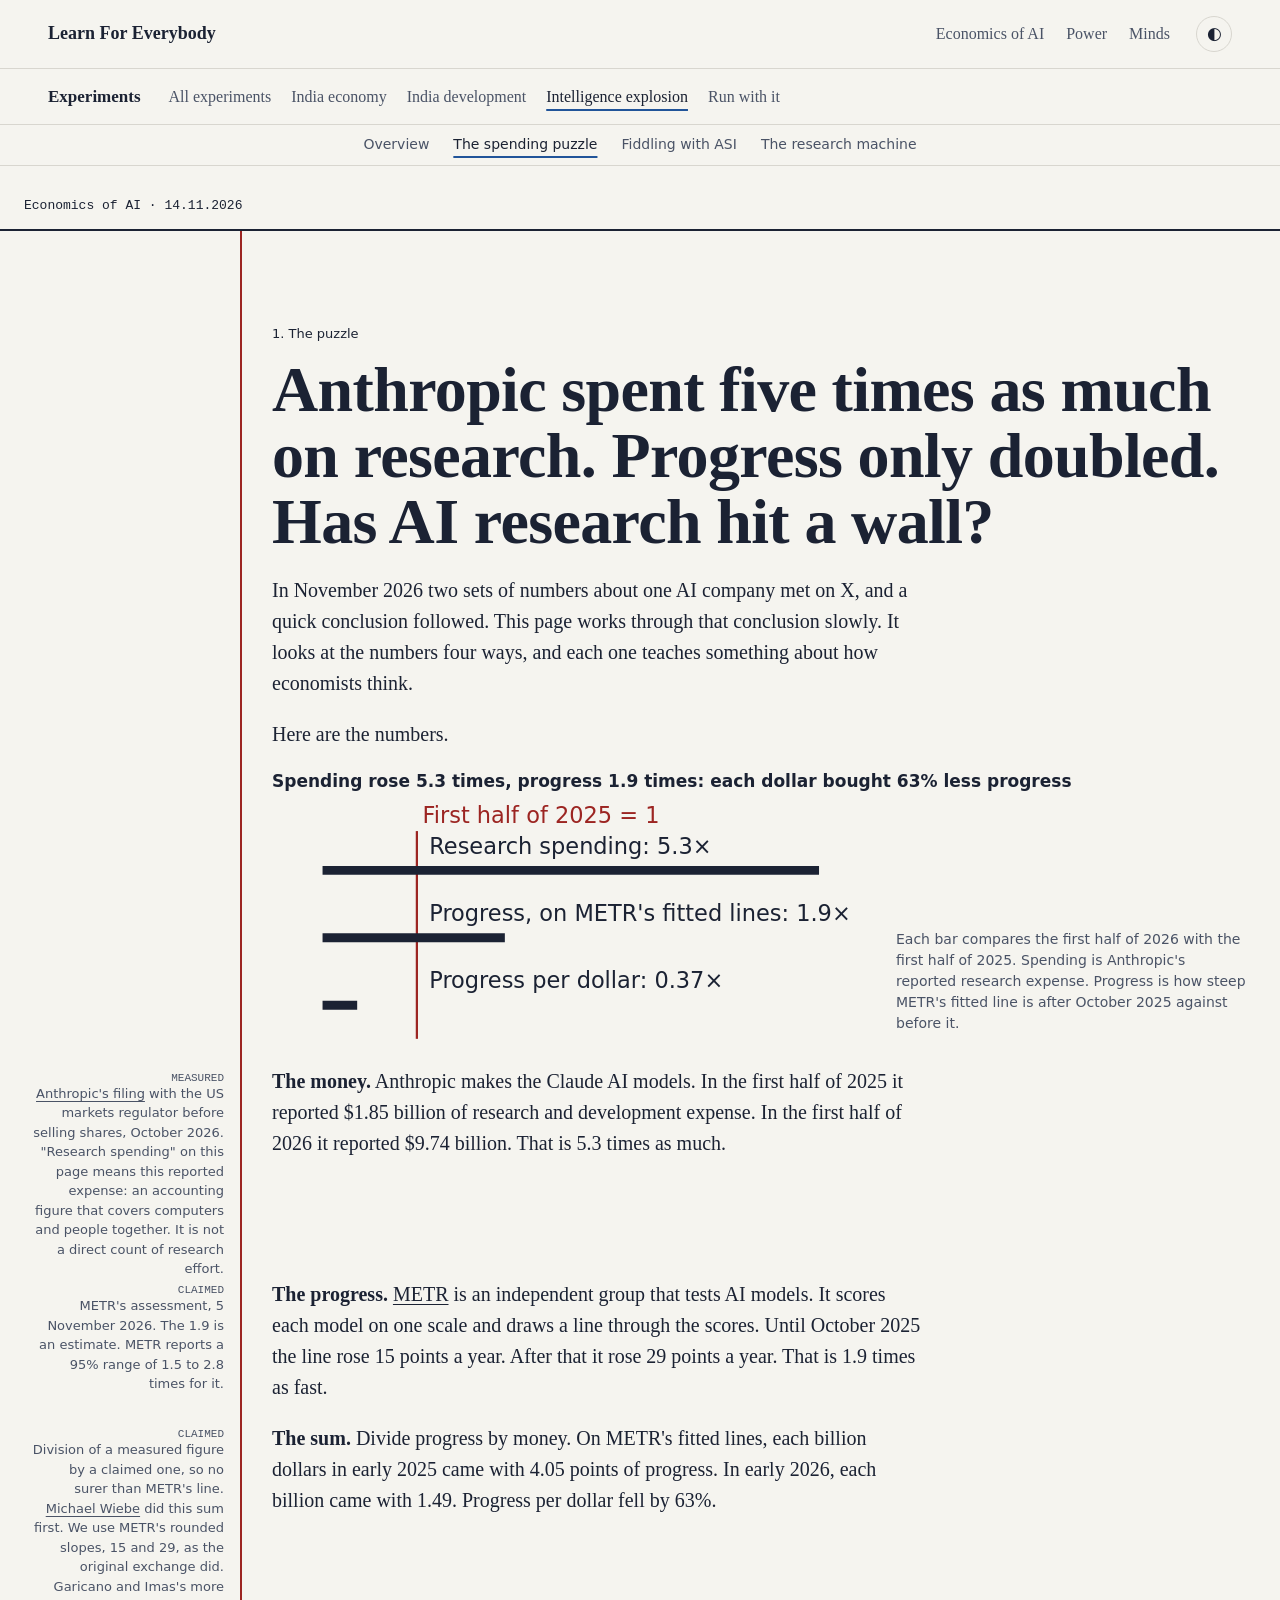
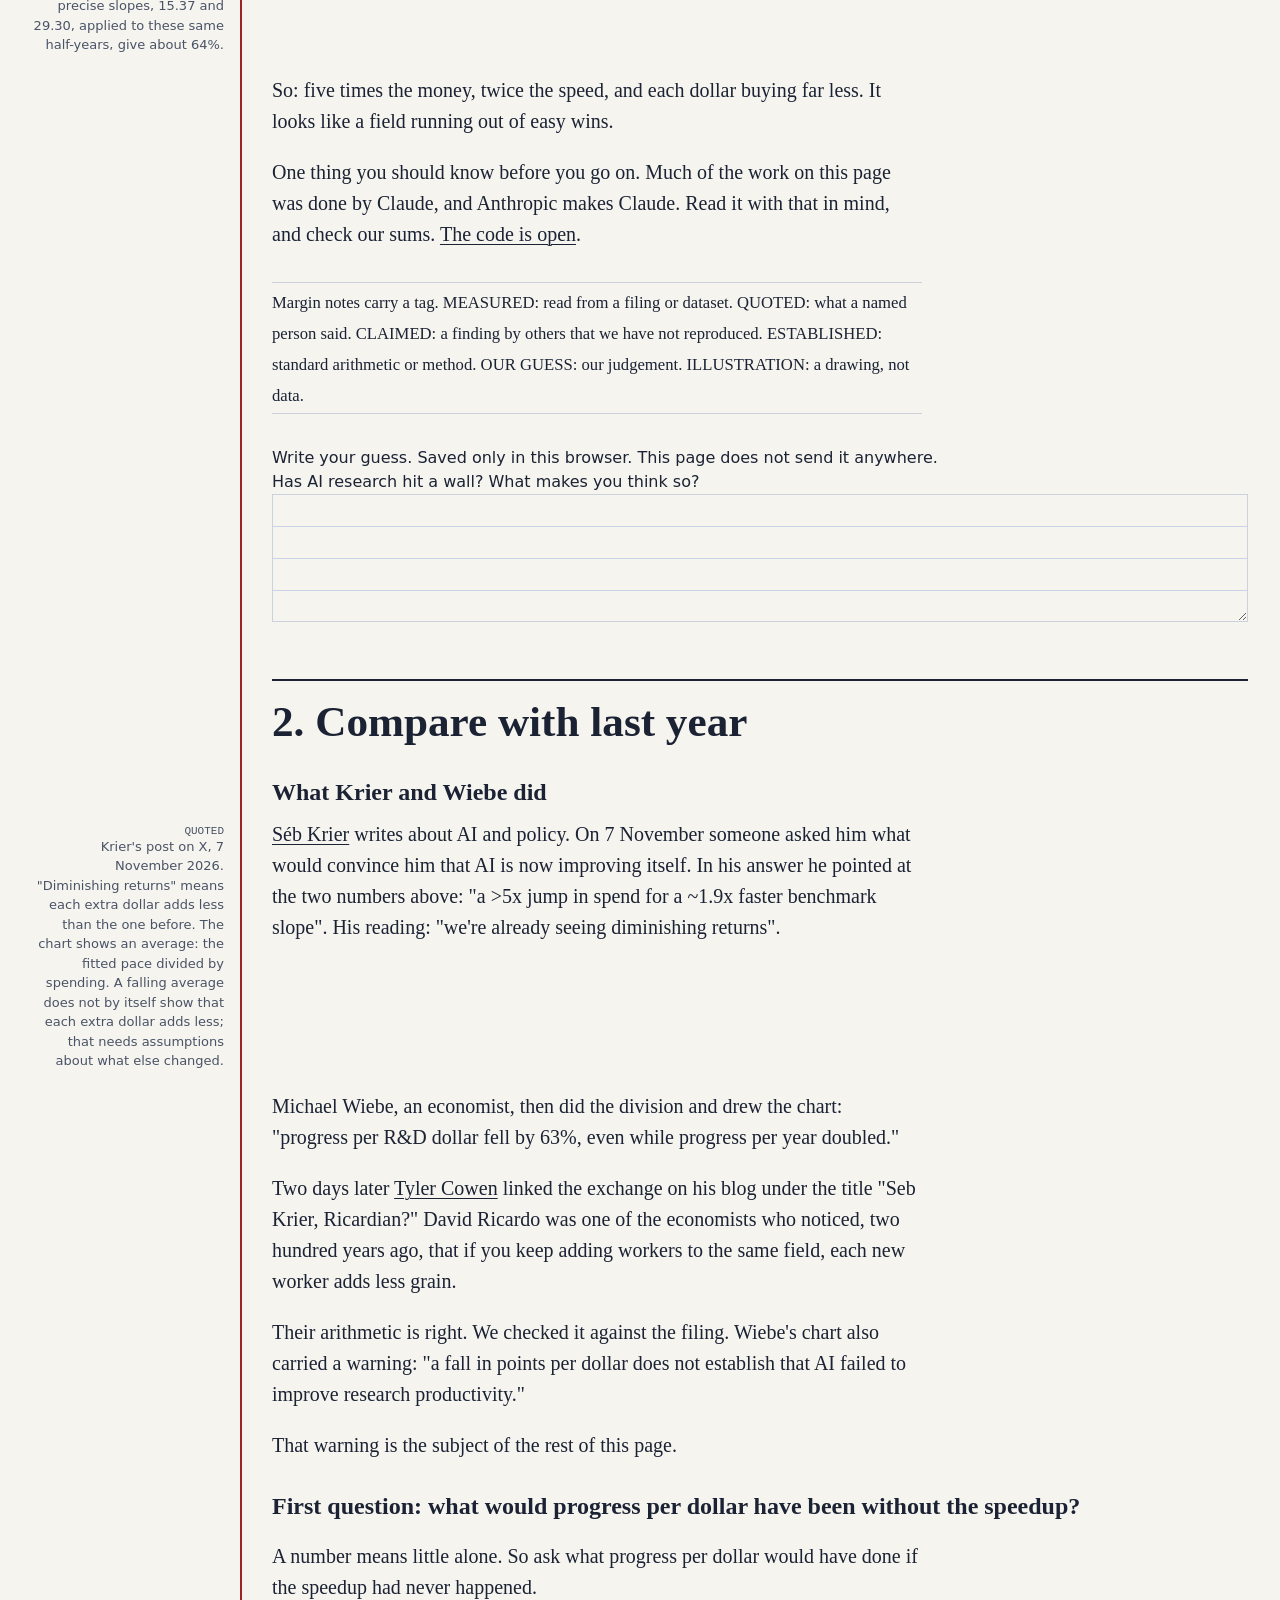
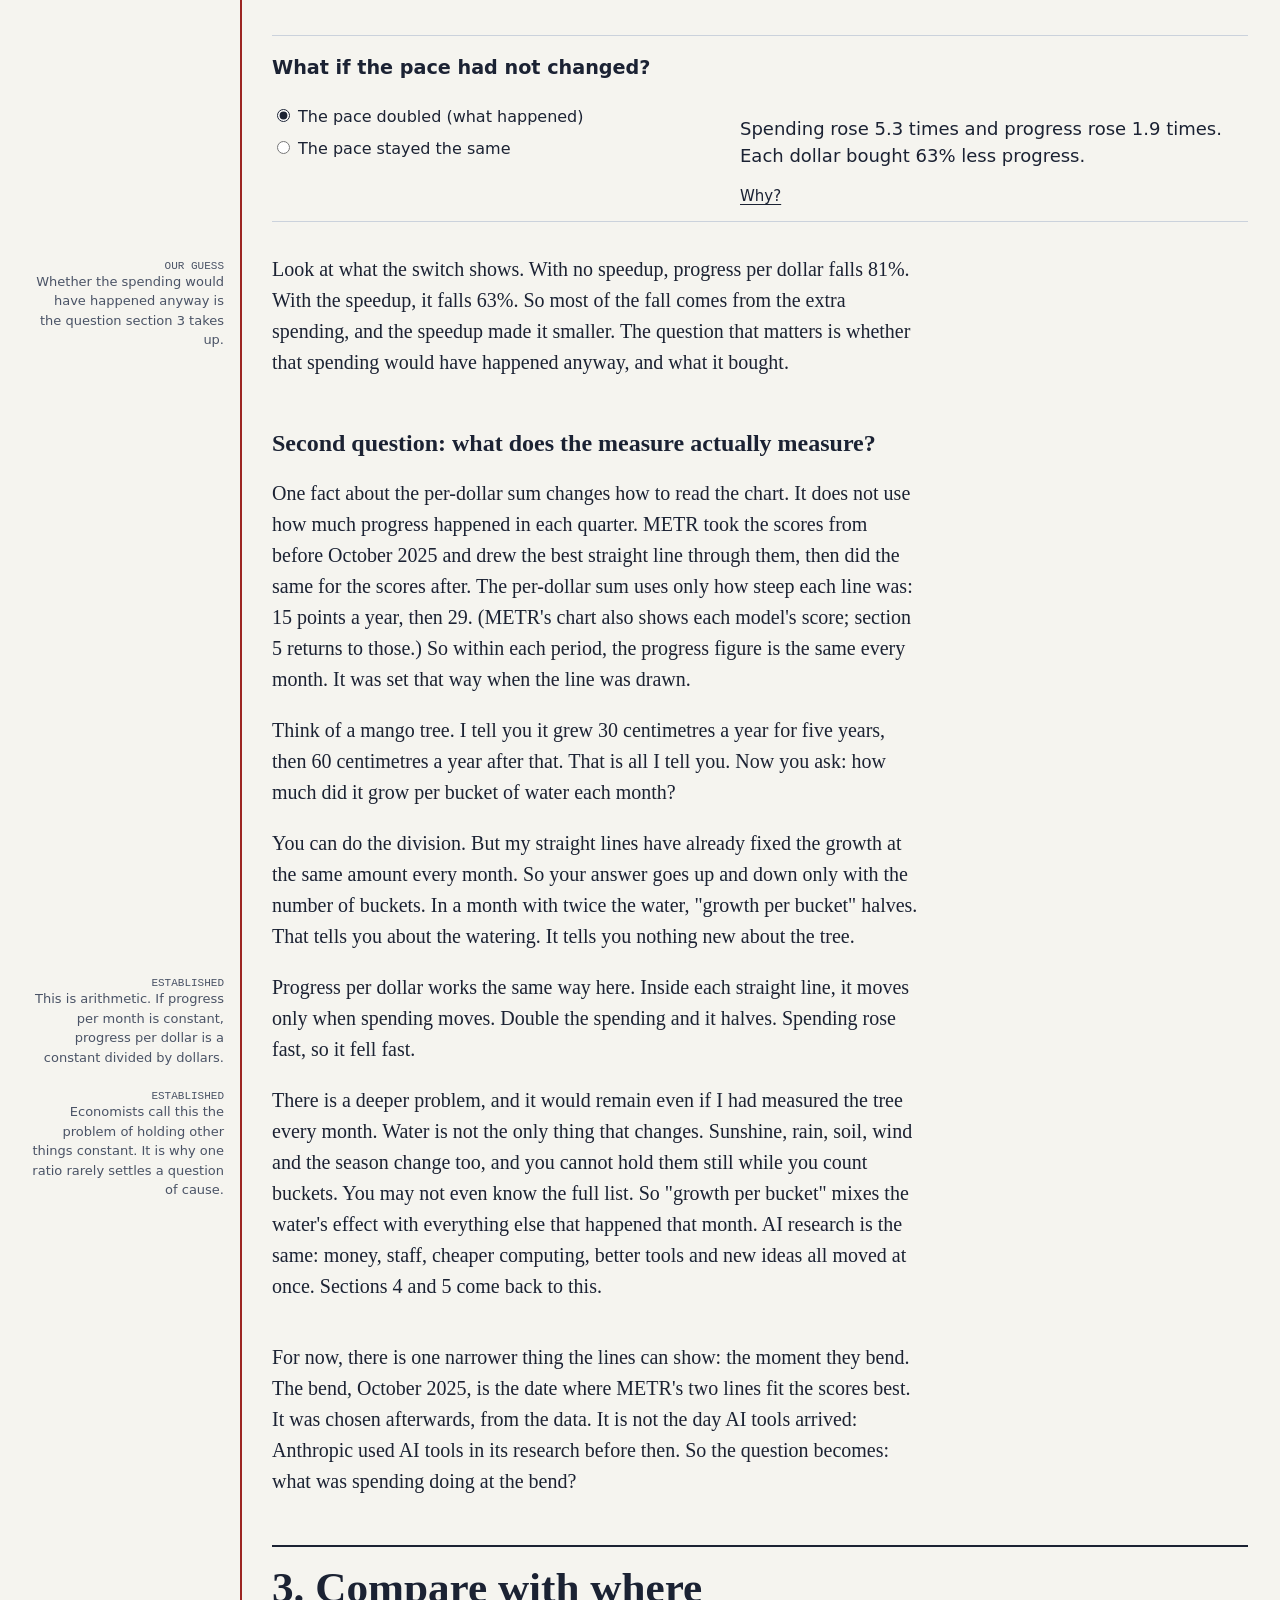
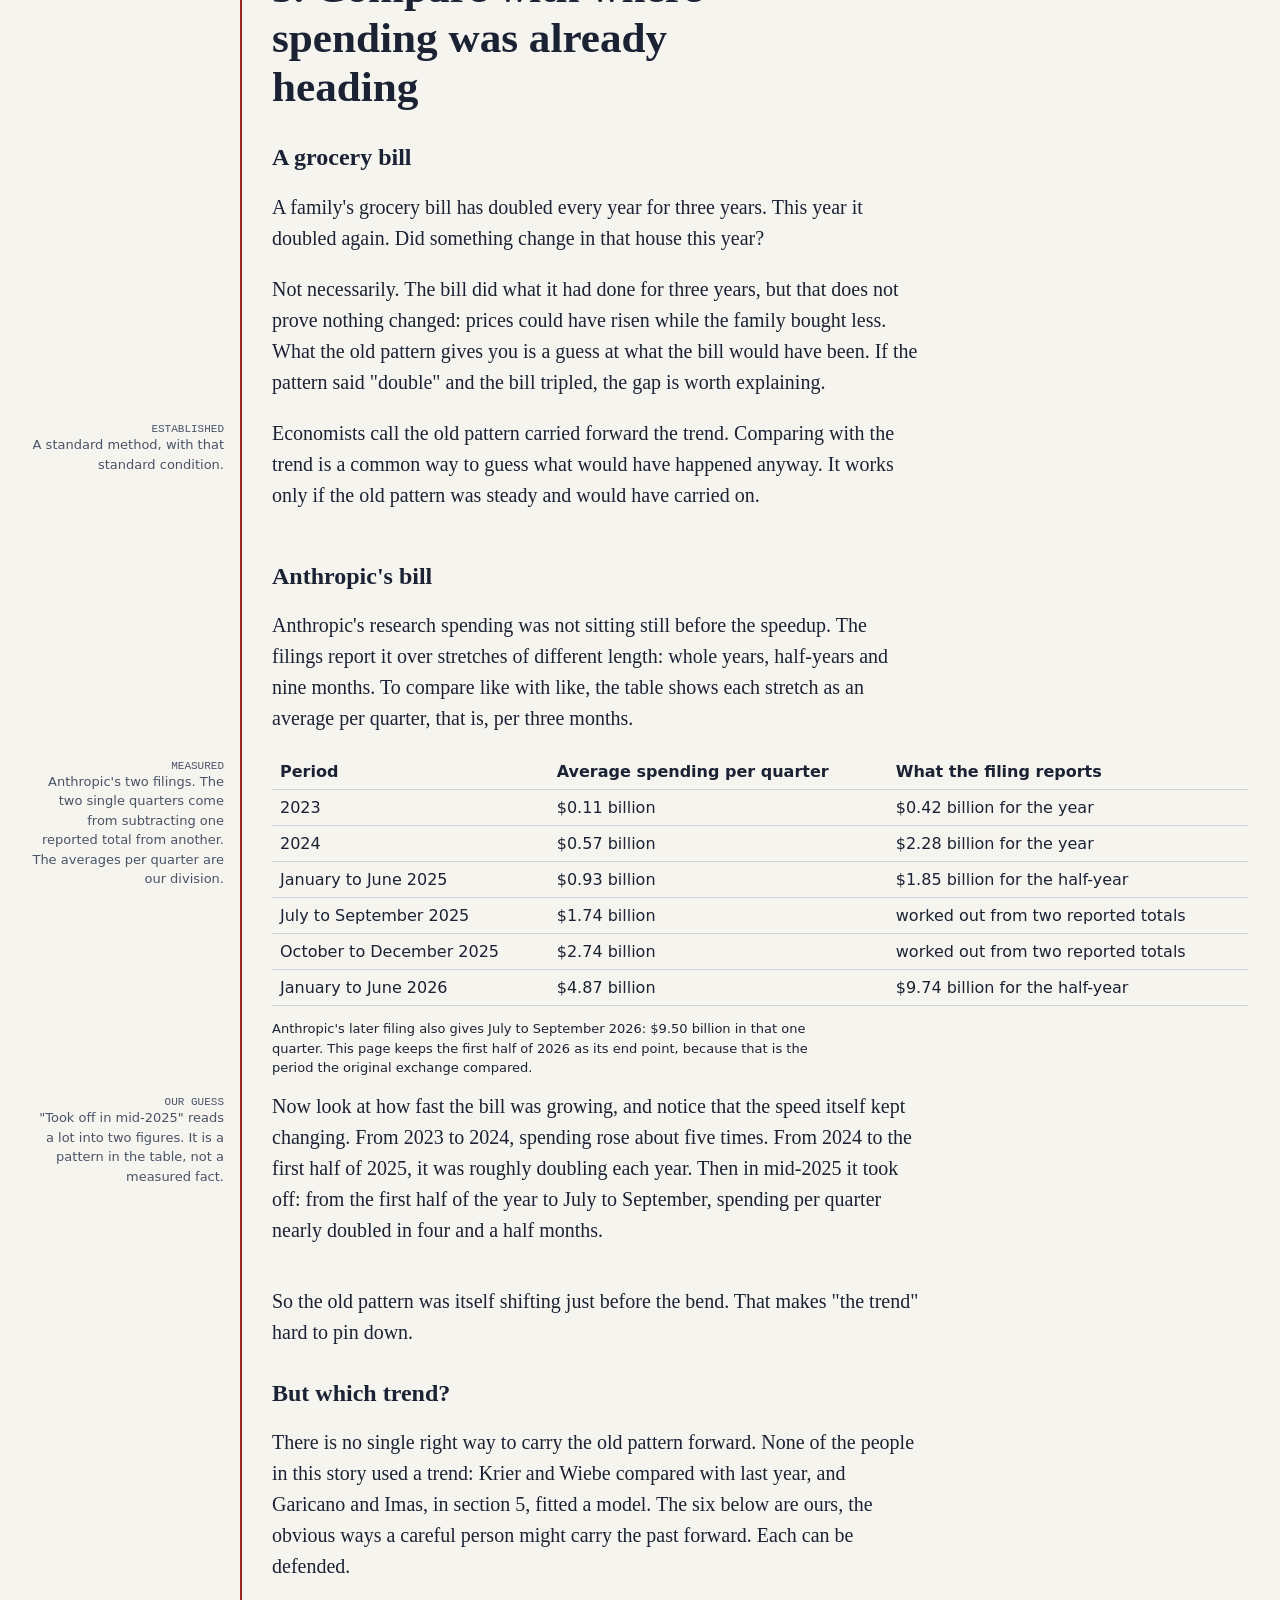
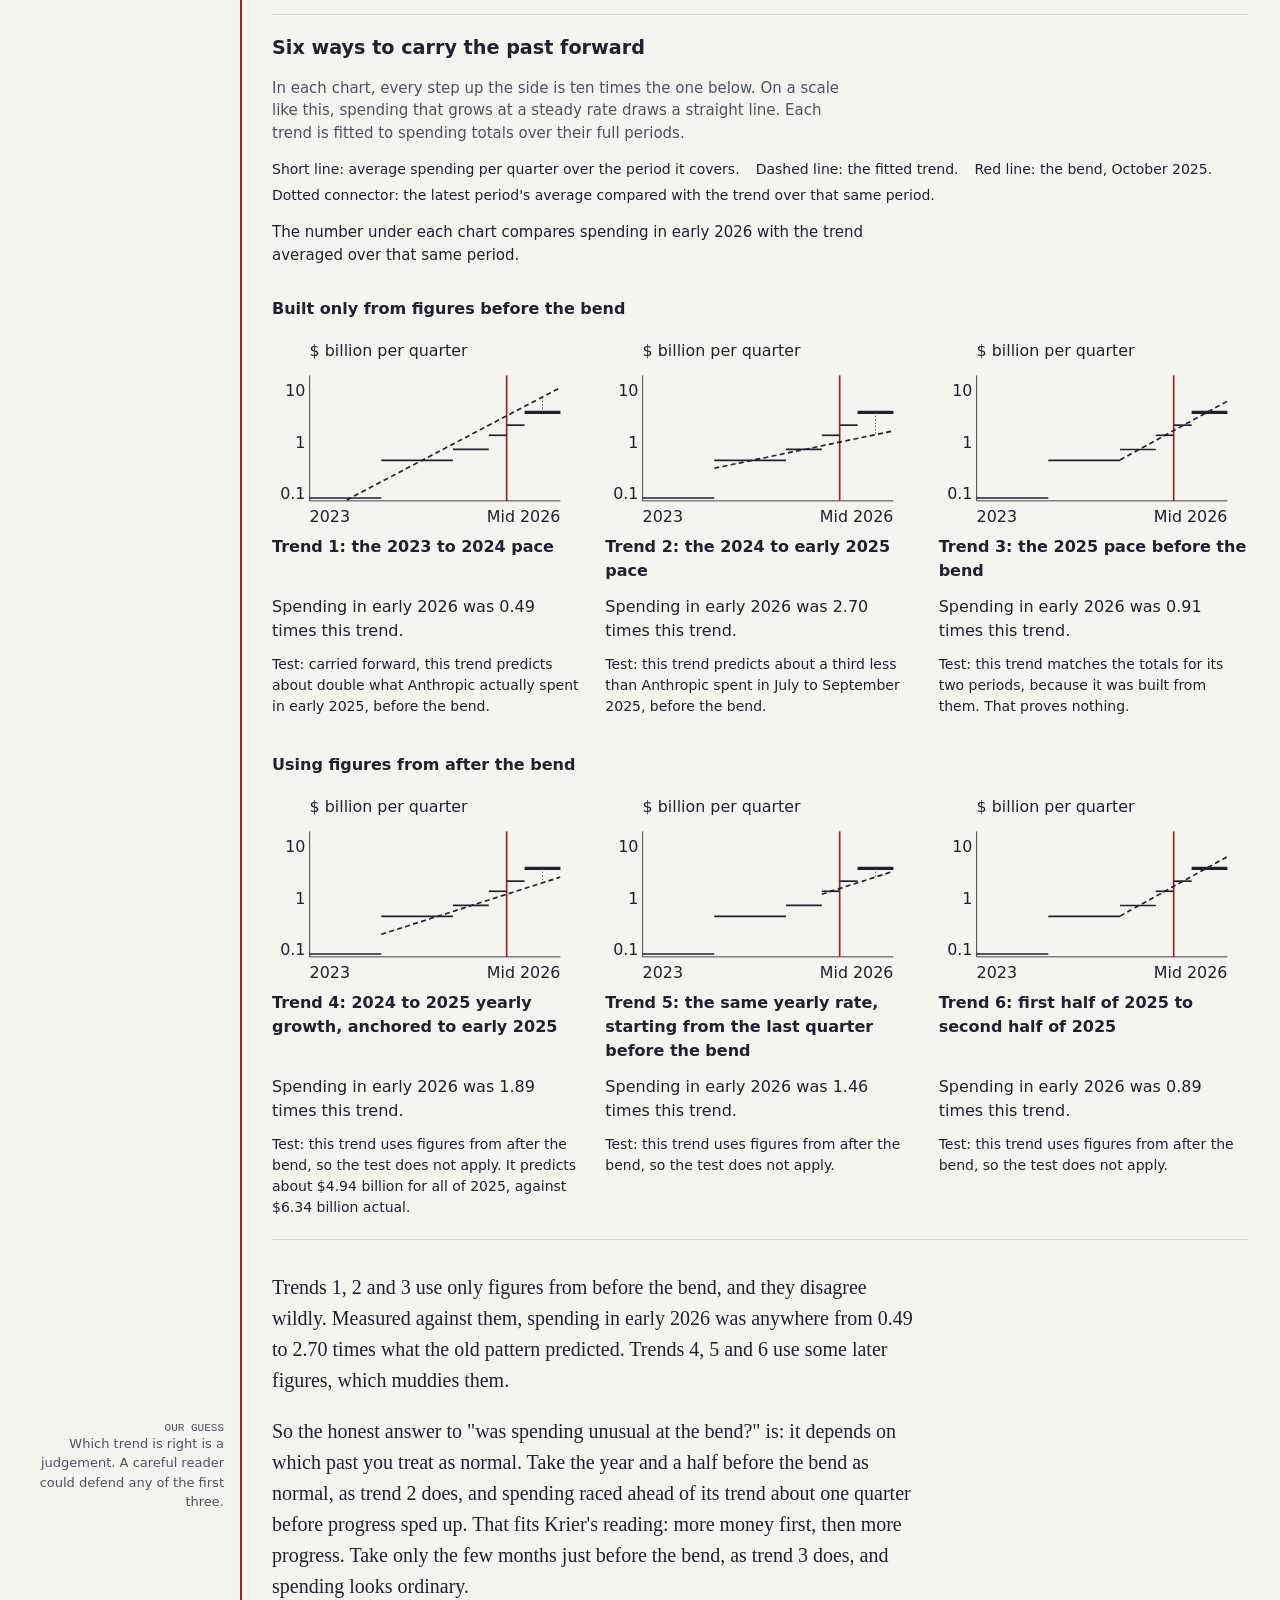
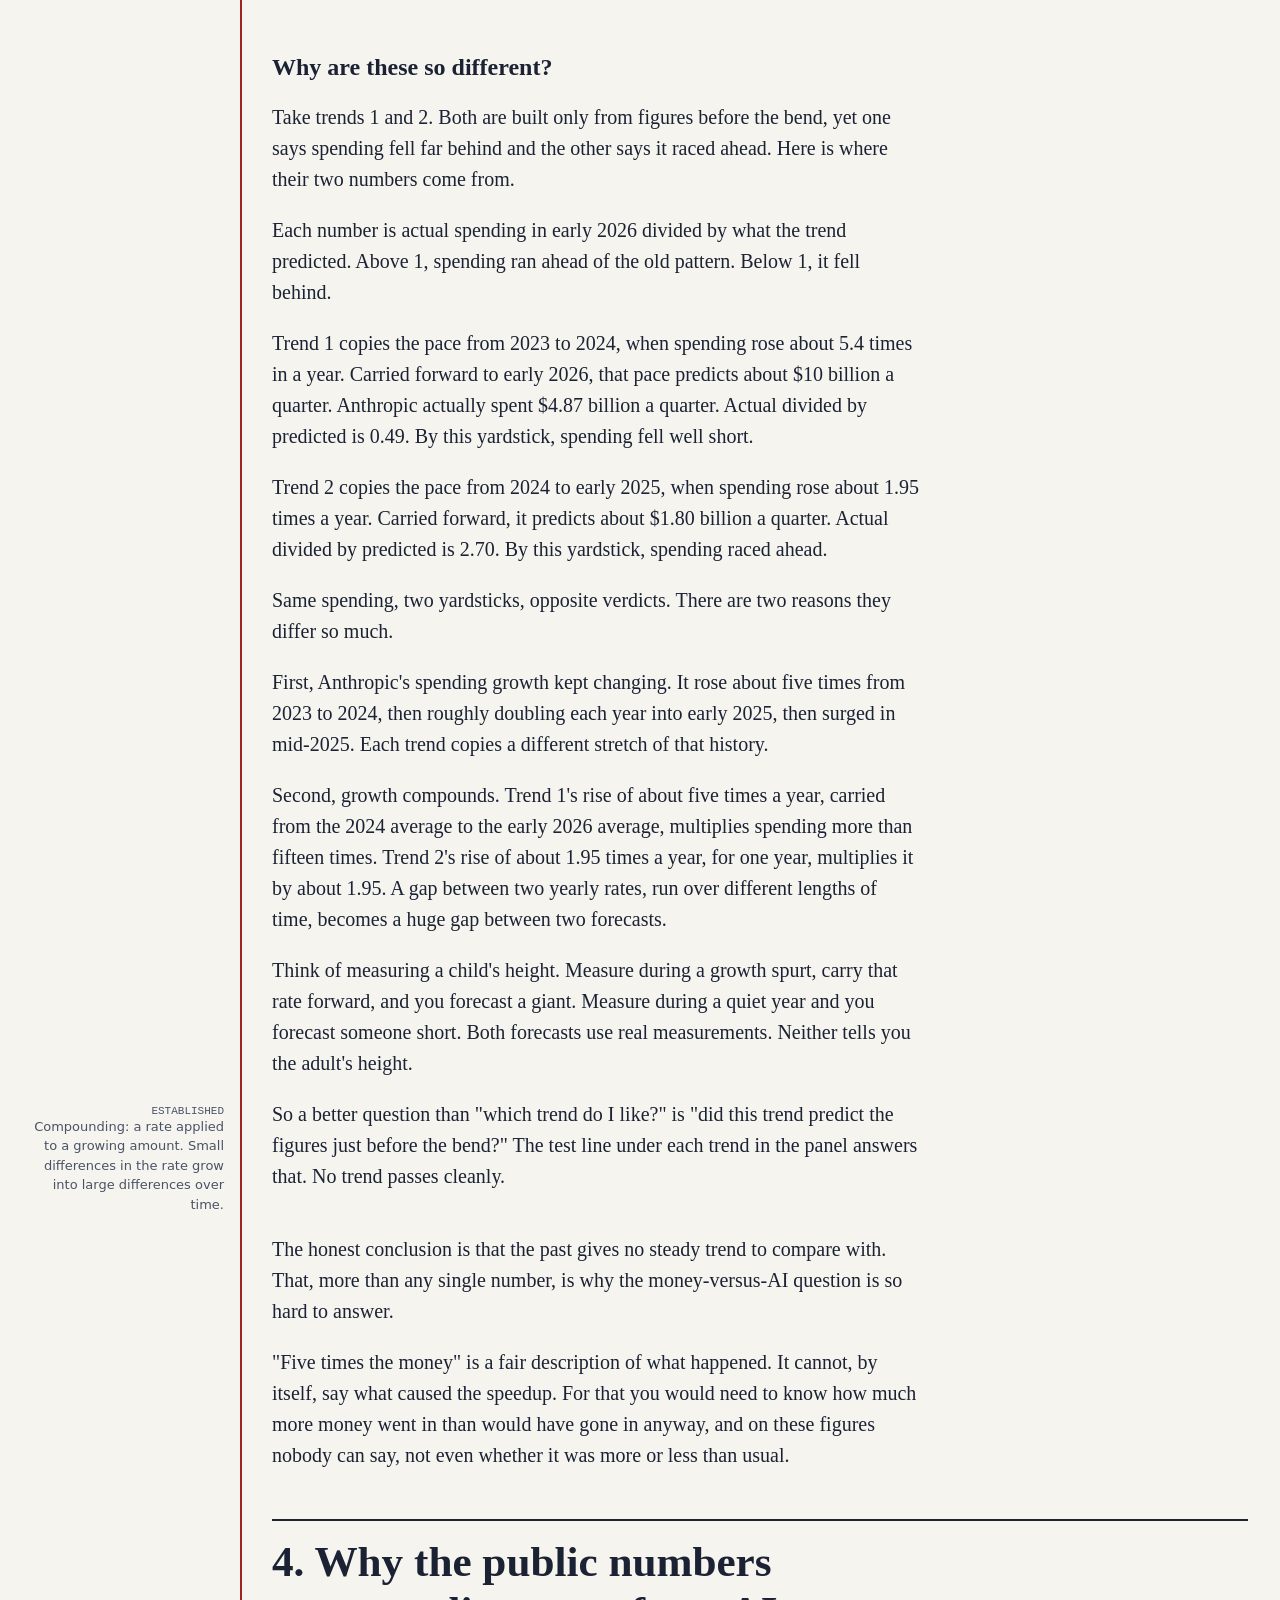
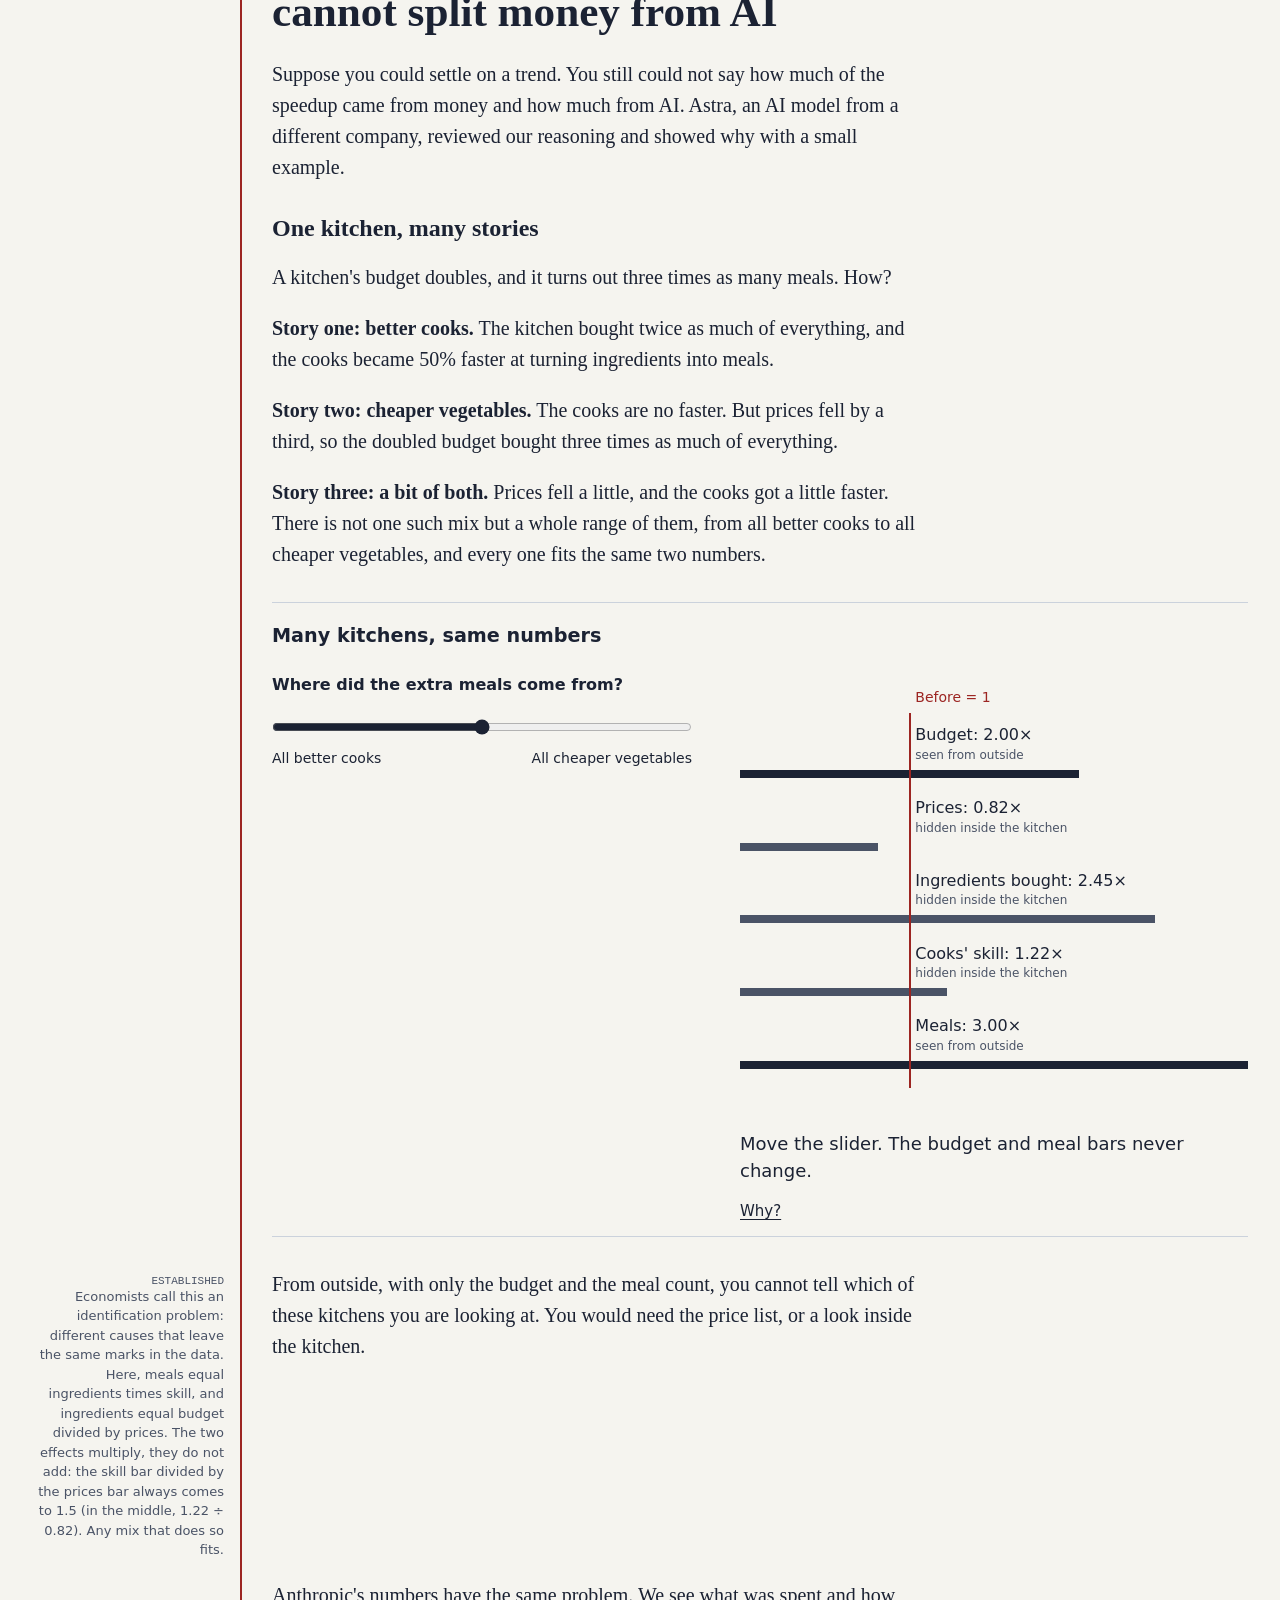
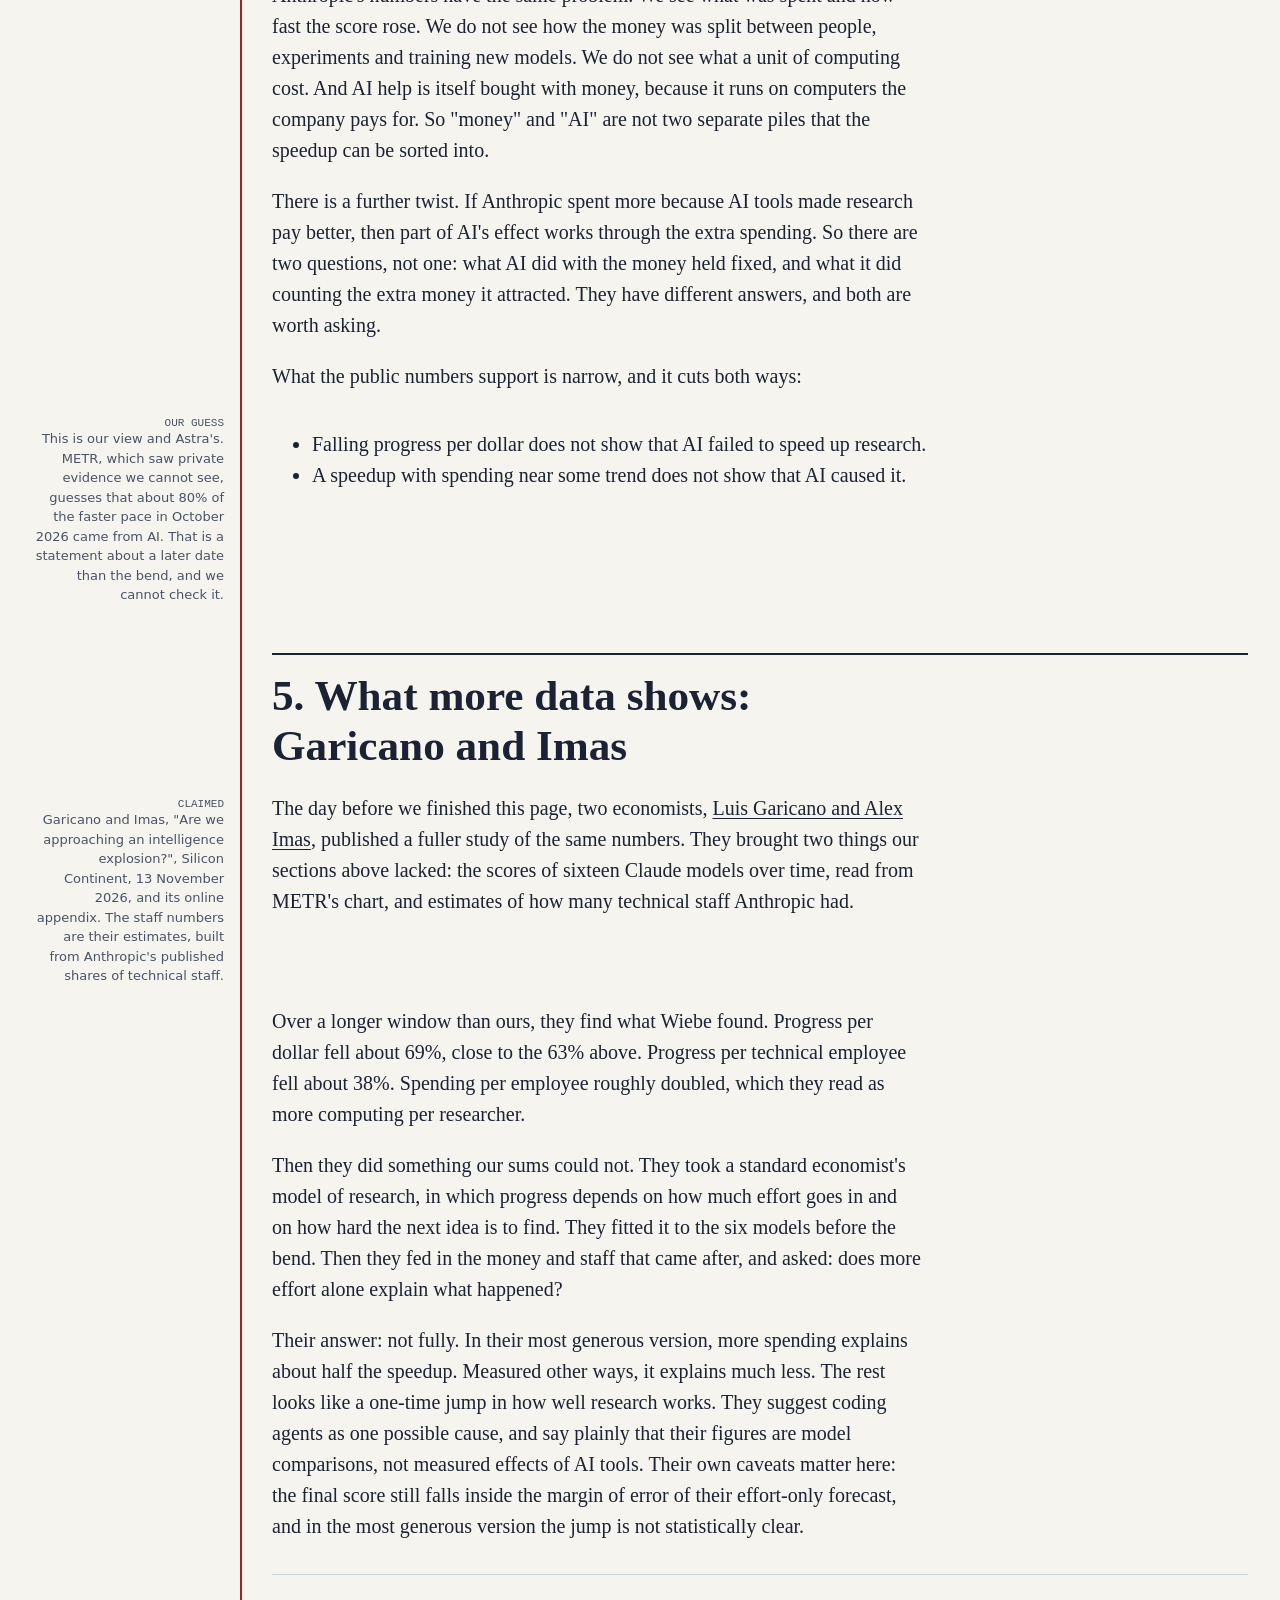
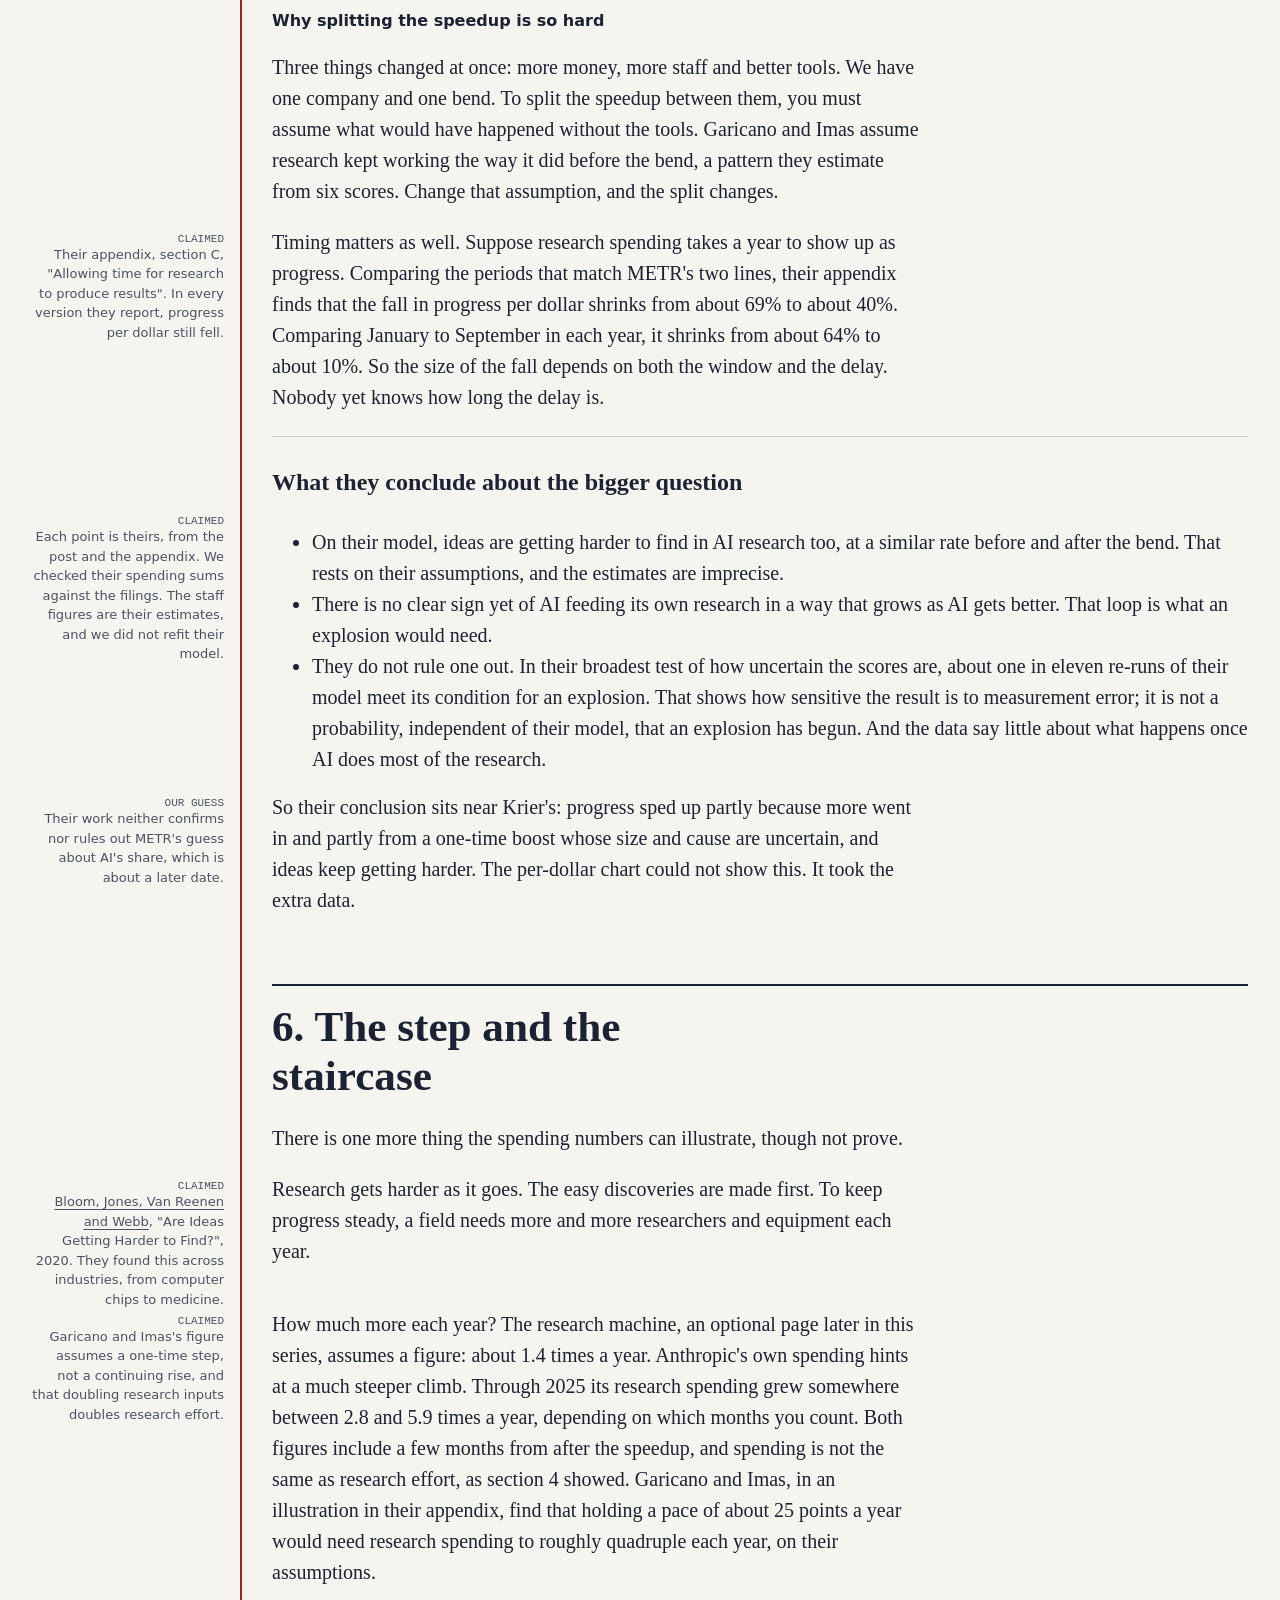
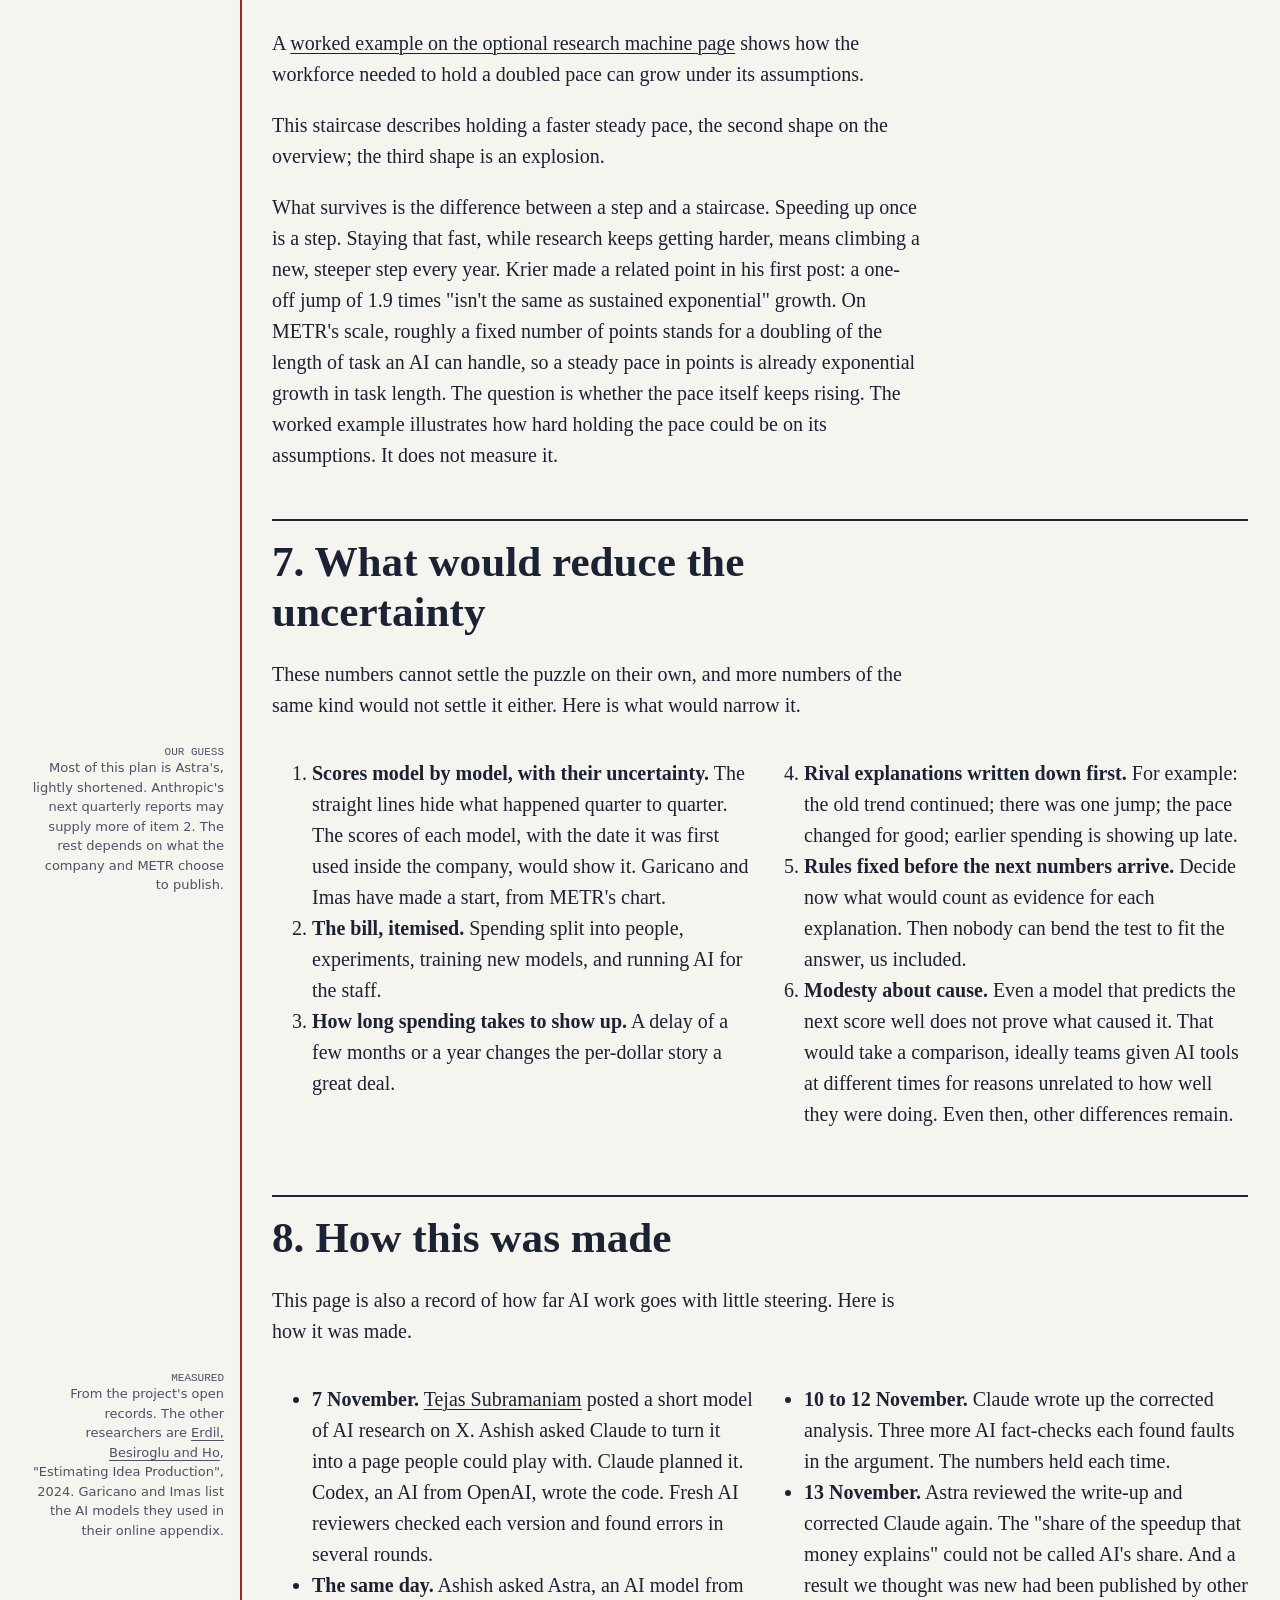
<file: site/experiments/spending-puzzle/index.html>
<!doctype html><html lang="en-GB"><head><meta charset="utf-8"><meta name="viewport" content="width=device-width,initial-scale=1"><title>The spending puzzle · Learn For Everybody</title><meta name="description" content="In November 2026 two sets of numbers about one AI company met on X, and a quick conclusion followed. This page works through that conclusion slowly. It looks at the numbers four ways, and each one teaches something about how economists think."><meta property="og:title" content="The spending puzzle"><meta property="og:description" content="In November 2026 two sets of numbers about one AI company met on X, and a quick conclusion followed. This page works through that conclusion slowly. It looks at the numbers four ways, and each one teaches something about how economists think."><script src="../../assets/lfe-theme.js"></script><link rel="stylesheet" href="../../assets/lfe.css"><link rel="stylesheet" href="../../assets/lfe-topics.css?v=29"><link rel="stylesheet" href="styles.css?v=44"><link rel="icon" href="/favicon.ico" sizes="32x32"><link rel="icon" href="/assets/favicon.svg" type="image/svg+xml"><link rel="apple-touch-icon" href="/apple-touch-icon.png"><meta property="og:image" content="https://lfe.econforeverybody.com/experiments/spending-puzzle/share.png"><meta property="og:image:width" content="1200"><meta property="og:image:height" content="630"><meta property="og:image:alt" content="The spending puzzle: research spending 5.3 times, progress 1.9 times."><meta name="twitter:card" content="summary_large_image"><meta property="og:url" content="https://lfe.econforeverybody.com/experiments/spending-puzzle/"><meta property="og:type" content="article"></head><body class="puzzle"><header class="site-bar"><div class="bar-inner">
<a class="wordmark" href="https://lfe.econforeverybody.com/">Learn For Everybody</a>
<nav aria-label="Topics"><a href="https://lfe.econforeverybody.com/econofai/">Economics of AI</a><a href="https://lfe.econforeverybody.com/power/">Power</a><a href="https://lfe.econforeverybody.com/minds/">Minds</a></nav>
<button class="theme-toggle icon-toggle" id="themeToggle" type="button" aria-label="Dark mode"><span aria-hidden="true">◐</span><span class="tip" id="themeLabel" aria-hidden="true">Dark mode</span></button>
</div></header>
<div class="topic-bar"><div class="bar-inner"><a class="topic-name" href="https://lfe.econforeverybody.com/experiments/">Experiments</a><nav aria-label="Experiments"><a href="https://lfe.econforeverybody.com/experiments/">All experiments</a><a href="https://lfe.econforeverybody.com/experiments/india-economy/">India economy</a><a href="https://lfe.econforeverybody.com/experiments/india-development/">India development</a><a href="../intelligence-explosion/" aria-current="page">Intelligence explosion</a><a href="https://lfe.econforeverybody.com/experiments/run-with-it/">Run with it</a></nav></div></div>
<nav class="project-nav" aria-label="Intelligence explosion"><a href="../intelligence-explosion/">Overview</a><a href="../spending-puzzle/" aria-current="page">The spending puzzle</a><a href="../fiddling-with-asi/">Fiddling with ASI</a><a href="../research-machine/">The research machine</a></nav>
<header class="head">Economics of AI · 14.11.2026</header><main class="sheet"><section id="chapter-1" data-chapter="1"><p class="section-label">1. The puzzle</p>
<h1>Anthropic spent five times as much on research. Progress only doubled. Has AI research hit a wall?</h1>
<p>In November 2026 two sets of numbers about one AI company met on X, and a quick conclusion followed. This page works through that conclusion slowly. It looks at the numbers four ways, and each one teaches something about how economists think.</p>
<p>Here are the numbers.</p>
<figure class="opening-fig"><p class="fig-title">Spending rose <span id="ot-spending">5.3</span> times, progress <span id="ot-progress">1.9</span> times: each dollar bought <span id="ot-fall">63</span>% less progress</p><svg viewBox="0 0 520 220" role="img" aria-label="Compared with the first half of 2025, in the first half of 2026 reported research expense was 5.3 times, progress on METR's fitted lines was 1.9 times, and progress per dollar was 0.37 times."><text x="134" y="18" style="fill:var(--red)">First half of 2025 = 1</text><line x1="129" y1="25" x2="129" y2="210" stroke="var(--red)" stroke-width="2"/><text id="opening-spending-label" x="140" y="45">Research spending: 5.3×</text><line id="opening-spending" x1="45" y1="60" x2="490" y2="60" stroke="currentColor" stroke-width="8"/><text id="opening-pace-label" x="140" y="105">Progress, on METR's fitted lines: 1.9×</text><line id="opening-pace" x1="45" y1="120" x2="205" y2="120" stroke="currentColor" stroke-width="8"/><text id="opening-fall-label" x="140" y="165">Progress per dollar: 0.37×</text><line id="opening-dollar" x1="45" y1="180" x2="76" y2="180" stroke="currentColor" stroke-width="8"/></svg><figcaption class="fig-cap">Each bar compares the first half of 2026 with the first half of 2025. Spending is Anthropic's reported research expense. Progress is how steep METR's fitted line is after October 2025 against before it.</figcaption></figure>
<div class="noted"><p><strong>The money.</strong> Anthropic makes the Claude AI models. In the first half of 2025 it reported $1.85 billion of research and development expense. In the first half of 2026 it reported $9.74 billion. That is <span data-value="spending">5.3</span> times as much.</p><aside class="note"><strong>MEASURED</strong> <a href="https://www.sec.gov/Archives/edgar/data/2130357/000162828026067168/anthropicpbc-sx1.htm">Anthropic's filing</a> with the US markets regulator before selling shares, October 2026. "Research spending" on this page means this reported expense: an accounting figure that covers computers and people together. It is not a direct count of research effort.</aside></div>

<div class="noted"><p><strong>The progress.</strong> <a href="https://metr.org/blog/2026-11-05-anthropic-ai-rd-acceleration-assessment/">METR</a> is an independent group that tests AI models. It scores each model on one scale and draws a line through the scores. Until October 2025 the line rose 15 points a year. After that it rose 29 points a year. That is <span data-value="pace">1.9</span> times as fast.</p><aside class="note"><strong>CLAIMED</strong> METR's assessment, 5 November 2026. The 1.9 is an estimate. METR reports a 95% range of 1.5 to 2.8 times for it.</aside></div>

<div class="noted"><p><strong>The sum.</strong> Divide progress by money. On METR's fitted lines, each billion dollars in early 2025 came with <span data-value="perOld">4.05</span> points of progress. In early 2026, each billion came with <span data-value="perNew">1.49</span>. Progress per dollar fell by <span data-value="fall">63</span>%.</p><aside class="note"><strong>CLAIMED</strong> Division of a measured figure by a claimed one, so no surer than METR's line. <a href="https://x.com/michael_wiebe/status/2119207429393220041">Michael Wiebe</a> did this sum first. We use METR's rounded slopes, 15 and 29, as the original exchange did. Garicano and Imas's more precise slopes, 15.37 and 29.30, applied to these same half-years, give about 64%.</aside></div>

<p>So: five times the money, twice the speed, and each dollar buying far less. It looks like a field running out of easy wins.</p>
<p>One thing you should know before you go on. Much of the work on this page was done by Claude, and Anthropic makes Claude. Read it with that in mind, and check our sums. <a href="https://github.com/ashishefe/lfe-research-machine">The code is open</a>.</p>
<p class="quiet"><small>Margin notes carry a tag. MEASURED: read from a filing or dataset. QUOTED: what a named person said. CLAIMED: a finding by others that we have not reproduced. ESTABLISHED: standard arithmetic or method. OUR GUESS: our judgement. ILLUSTRATION: a drawing, not data.</small></p>
<div class="guess"><label for="guess">Write your guess. <span id="privacy">Your guess is not saved. This page does not send it anywhere.</span><br>Has AI research hit a wall? What makes you think so?</label><textarea id="guess"></textarea></div>
</section><section id="chapter-2" data-chapter="2"><h2>2. Compare with last year</h2>
<h3>What Krier and Wiebe did</h3>
<div class="noted"><p><a href="https://x.com/sebkrier/status/2119182834162340095">Séb Krier</a> writes about AI and policy. On 7 November someone asked him what would convince him that AI is now improving itself. In his answer he pointed at the two numbers above: "a &gt;5x jump in spend for a ~1.9x faster benchmark slope". His reading: "we're already seeing diminishing returns".</p><aside class="note"><strong>QUOTED</strong> Krier's post on X, 7 November 2026. "Diminishing returns" means each extra dollar adds less than the one before. The chart shows an average: the fitted pace divided by spending. A falling average does not by itself show that each extra dollar adds less; that needs assumptions about what else changed.</aside></div>

<p>Michael Wiebe, an economist, then did the division and drew the chart: "progress per R&amp;D dollar fell by 63%, even while progress per year doubled."</p>
<p>Two days later <a href="https://marginalrevolution.com/marginalrevolution/2026/11/seb-krier-ricardian.html">Tyler Cowen</a> linked the exchange on his blog under the title "Seb Krier, Ricardian?" David Ricardo was one of the economists who noticed, two hundred years ago, that if you keep adding workers to the same field, each new worker adds less grain.</p>
<p>Their arithmetic is right. We checked it against the filing. Wiebe's chart also carried a warning: "a fall in points per dollar does not establish that AI failed to improve research productivity."</p>
<p>That warning is the subject of the rest of this page.</p>
<h3>First question: what would progress per dollar have been without the speedup?</h3>
<p>A number means little alone. So ask what progress per dollar would have done if the speedup had never happened.</p>
<div class="panel" id="panel1"><h3>What if the pace had not changed?</h3><fieldset class="controls"><legend class="visually-hidden">Choose the pace:</legend><label><input type="radio" name="panel1" value="0" checked> The pace doubled (what happened)</label><label><input type="radio" name="panel1" value="1"> The pace stayed the same</label></fieldset><p class="static-case">Showing pace doubled.</p><p id="result1" aria-live="polite">Spending rose 5.3 times and progress rose 1.9 times. Each dollar bought 63% less progress.</p><a href="#explain1" class="why">Why?</a></div>
<div class="noted"><p id="explain1">Look at what the switch shows. With no speedup, progress per dollar falls <span data-value="fallNoSpeedup">81</span>%. With the speedup, it falls <span data-value="fall">63</span>%. So most of the fall comes from the extra spending, and the speedup made it smaller. The question that matters is whether that spending would have happened anyway, and what it bought. </p><aside class="note"><strong>OUR GUESS</strong> Whether the spending would have happened anyway is the question section 3 takes up.</aside></div>

<h3>Second question: what does the measure actually measure?</h3>
<p>One fact about the per-dollar sum changes how to read the chart. It does not use how much progress happened in each quarter. METR took the scores from before October 2025 and drew the best straight line through them, then did the same for the scores after. The per-dollar sum uses only how steep each line was: 15 points a year, then 29. (METR's chart also shows each model's score; section 5 returns to those.) So within each period, the progress figure is the same every month. It was set that way when the line was drawn.</p>
<p>Think of a mango tree. I tell you it grew 30 centimetres a year for five years, then 60 centimetres a year after that. That is all I tell you. Now you ask: how much did it grow per bucket of water each month?</p>
<p>You can do the division. But my straight lines have already fixed the growth at the same amount every month. So your answer goes up and down only with the number of buckets. In a month with twice the water, "growth per bucket" halves. That tells you about the watering. It tells you nothing new about the tree.</p>
<div class="noted"><p>Progress per dollar works the same way here. Inside each straight line, it moves only when spending moves. Double the spending and it halves. Spending rose fast, so it fell fast.</p><aside class="note"><strong>ESTABLISHED</strong> This is arithmetic. If progress per month is constant, progress per dollar is a constant divided by dollars.</aside></div>

<div class="noted"><p>There is a deeper problem, and it would remain even if I had measured the tree every month. Water is not the only thing that changes. Sunshine, rain, soil, wind and the season change too, and you cannot hold them still while you count buckets. You may not even know the full list. So "growth per bucket" mixes the water's effect with everything else that happened that month. AI research is the same: money, staff, cheaper computing, better tools and new ideas all moved at once. Sections 4 and 5 come back to this.</p><aside class="note"><strong>ESTABLISHED</strong> Economists call this the problem of holding other things constant. It is why one ratio rarely settles a question of cause.</aside></div><p>For now, there is one narrower thing the lines can show: the moment they bend. The bend, October 2025, is the date where METR's two lines fit the scores best. It was chosen afterwards, from the data. It is not the day AI tools arrived: Anthropic used AI tools in its research before then. So the question becomes: what was spending doing at the bend?</p>
</section><section id="chapter-3" data-chapter="3"><h2>3. Compare with where spending was already heading</h2>
<h3>A grocery bill</h3>
<p>A family's grocery bill has doubled every year for three years. This year it doubled again. Did something change in that house this year?</p>
<p>Not necessarily. The bill did what it had done for three years, but that does not prove nothing changed: prices could have risen while the family bought less. What the old pattern gives you is a guess at what the bill would have been. If the pattern said "double" and the bill tripled, the gap is worth explaining.</p>
<div class="noted"><p>Economists call the old pattern carried forward the trend. Comparing with the trend is a common way to guess what would have happened anyway. It works only if the old pattern was steady and would have carried on.</p><aside class="note"><strong>ESTABLISHED</strong> A standard method, with that standard condition.</aside></div>

<h3>Anthropic's bill</h3>
<p>Anthropic's research spending was not sitting still before the speedup. The filings report it over stretches of different length: whole years, half-years and nine months. To compare like with like, the table shows each stretch as an average per quarter, that is, per three months.</p>
<div class="table-note"><table><thead><tr><th>Period</th><th>Average spending per quarter</th><th>What the filing reports</th></tr></thead><tbody><tr><td>2023</td><td>$<span data-value="quarter0">0.11</span> billion</td><td>$0.42 billion for the year</td></tr><tr><td>2024</td><td>$<span data-value="quarter1">0.57</span> billion</td><td>$2.28 billion for the year</td></tr><tr><td>January to June 2025</td><td>$<span data-value="quarter2">0.93</span> billion</td><td>$1.85 billion for the half-year</td></tr><tr><td>July to September 2025</td><td>$<span data-value="quarter3">1.74</span> billion</td><td>worked out from two reported totals</td></tr><tr><td>October to December 2025</td><td>$<span data-value="quarter4">2.74</span> billion</td><td>worked out from two reported totals</td></tr><tr><td>January to June 2026</td><td>$<span data-value="quarter5">4.87</span> billion</td><td>$9.74 billion for the half-year</td></tr></tbody></table><aside class="note"><strong>MEASURED</strong> Anthropic's two filings. The two single quarters come from subtracting one reported total from another. The averages per quarter are our division.</aside></div>

<p class="small-register">Anthropic's later filing also gives July to September 2026: $<span data-value="quarter6">9.50</span> billion in that one quarter. This page keeps the first half of 2026 as its end point, because that is the period the original exchange compared.</p>
<div class="noted"><p>Now look at how fast the bill was growing, and notice that the speed itself kept changing. From 2023 to 2024, spending rose about five times. From 2024 to the first half of 2025, it was roughly doubling each year. Then in mid-2025 it took off: from the first half of the year to July to September, spending per quarter nearly doubled in four and a half months.</p><aside class="note"><strong>OUR GUESS</strong> "Took off in mid-2025" reads a lot into two figures. It is a pattern in the table, not a measured fact.</aside></div>

<p>So the old pattern was itself shifting just before the bend. That makes "the trend" hard to pin down.</p>
<h3>But which trend?</h3>
<p>There is no single right way to carry the old pattern forward. None of the people in this story used a trend: Krier and Wiebe compared with last year, and Garicano and Imas, in section 5, fitted a model. The six below are ours, the obvious ways a careful person might carry the past forward. Each can be defended.</p>
<div class="panel" id="panel2"><h3>Six ways to carry the past forward</h3><p class="scale-note">In each chart, every step up the side is ten times the one below. On a scale like this, spending that grows at a steady rate draws a straight line. Each trend is fitted to spending totals over their full periods.</p><p class="trend-key"><span>Short line: average spending per quarter over the period it covers.</span> <span>Dashed line: the fitted trend.</span> <span>Red line: the bend, October 2025.</span> <span>Dotted connector: the latest period's average compared with the trend over that same period.</span></p><p class="trend-key-note">The number under each chart compares spending in early 2026 with the trend averaged over that same period.</p><h4>Built only from figures before the bend</h4><div class="trend-grid"><article class="trend-card" data-trend="1"><svg viewBox="0 -6 370 231" role="img" aria-label="Trend 1: average quarterly spending over each period and the fitted trend, in billions of dollars. Red line marks October 2025."><defs><clipPath id="plot-1"><rect x="45" y="40" width="300" height="150"/></clipPath></defs><title>Research spending per quarter, billions of dollars</title><text x="45" y="17">$ billion per quarter</text><line x1="45" y1="40" x2="45" y2="190" stroke="currentColor"/><line x1="45" y1="190" x2="345" y2="190" stroke="currentColor"/><text x="45" y="215">2023</text><text x="345" y="215" text-anchor="end">Mid 2026</text><text x="40" y="188.03" text-anchor="end">0.1</text><text x="40" y="126.44" text-anchor="end">1</text><text x="40" y="64.85" text-anchor="end">10</text><line x1="280.71" y1="40.00" x2="280.71" y2="190.00" stroke="var(--red)" stroke-width="2"/><path clip-path="url(#plot-1)" d="M45.00 212.22 L345.00 54.50" fill="none" stroke="currentColor" stroke-width="2" stroke-dasharray="6 4"/><line x1="45.00" y1="186.60" x2="130.71" y2="186.60" class="period-spending" stroke="currentColor" stroke-width="2"/><line x1="130.71" y1="141.53" x2="216.43" y2="141.53" class="period-spending" stroke="currentColor" stroke-width="2"/><line x1="216.43" y1="128.52" x2="259.29" y2="128.52" class="period-spending" stroke="currentColor" stroke-width="2"/><line x1="259.29" y1="111.56" x2="280.71" y2="111.56" class="period-spending" stroke="currentColor" stroke-width="2"/><line x1="280.71" y1="99.44" x2="302.14" y2="99.44" class="period-spending" stroke="currentColor" stroke-width="2"/><line x1="302.14" y1="84.09" x2="345.00" y2="84.09" class="period-spending" stroke="currentColor" stroke-width="4"/><line x1="323.57" y1="84.09" x2="323.57" y2="64.98" class="trend-gap" stroke="var(--muted)" stroke-width="1" stroke-dasharray="2 2"/></svg><p><strong>Trend 1: the 2023 to 2024 pace</strong></p><p>Spending in early 2026 was <span data-value="ratio0">0.49</span> times this trend.</p><p>Test: carried forward, this trend predicts about double what Anthropic actually spent in early 2025, before the bend.</p></article><article class="trend-card" data-trend="2"><svg viewBox="0 -6 370 231" role="img" aria-label="Trend 2: average quarterly spending over each period and the fitted trend, in billions of dollars. Red line marks October 2025."><defs><clipPath id="plot-2"><rect x="45" y="40" width="300" height="150"/></clipPath></defs><title>Research spending per quarter, billions of dollars</title><text x="45" y="17">$ billion per quarter</text><line x1="45" y1="40" x2="45" y2="190" stroke="currentColor"/><line x1="45" y1="190" x2="345" y2="190" stroke="currentColor"/><text x="45" y="215">2023</text><text x="345" y="215" text-anchor="end">Mid 2026</text><text x="40" y="188.03" text-anchor="end">0.1</text><text x="40" y="126.44" text-anchor="end">1</text><text x="40" y="64.85" text-anchor="end">10</text><line x1="280.71" y1="40.00" x2="280.71" y2="190.00" stroke="var(--red)" stroke-width="2"/><path clip-path="url(#plot-2)" d="M130.71 150.95 L345.00 106.35" fill="none" stroke="currentColor" stroke-width="2" stroke-dasharray="6 4"/><line x1="45.00" y1="186.60" x2="130.71" y2="186.60" class="period-spending" stroke="currentColor" stroke-width="2"/><line x1="130.71" y1="141.53" x2="216.43" y2="141.53" class="period-spending" stroke="currentColor" stroke-width="2"/><line x1="216.43" y1="128.52" x2="259.29" y2="128.52" class="period-spending" stroke="currentColor" stroke-width="2"/><line x1="259.29" y1="111.56" x2="280.71" y2="111.56" class="period-spending" stroke="currentColor" stroke-width="2"/><line x1="280.71" y1="99.44" x2="302.14" y2="99.44" class="period-spending" stroke="currentColor" stroke-width="2"/><line x1="302.14" y1="84.09" x2="345.00" y2="84.09" class="period-spending" stroke="currentColor" stroke-width="4"/><line x1="323.57" y1="84.09" x2="323.57" y2="110.69" class="trend-gap" stroke="var(--muted)" stroke-width="1" stroke-dasharray="2 2"/></svg><p><strong>Trend 2: the 2024 to early 2025 pace</strong></p><p>Spending in early 2026 was <span data-value="ratio1">2.70</span> times this trend.</p><p>Test: this trend predicts about a third less than Anthropic spent in July to September 2025, before the bend.</p></article><article class="trend-card" data-trend="3"><svg viewBox="0 -6 370 231" role="img" aria-label="Trend 3: average quarterly spending over each period and the fitted trend, in billions of dollars. Red line marks October 2025."><defs><clipPath id="plot-3"><rect x="45" y="40" width="300" height="150"/></clipPath></defs><title>Research spending per quarter, billions of dollars</title><text x="45" y="17">$ billion per quarter</text><line x1="45" y1="40" x2="45" y2="190" stroke="currentColor"/><line x1="45" y1="190" x2="345" y2="190" stroke="currentColor"/><text x="45" y="215">2023</text><text x="345" y="215" text-anchor="end">Mid 2026</text><text x="40" y="188.03" text-anchor="end">0.1</text><text x="40" y="126.44" text-anchor="end">1</text><text x="40" y="64.85" text-anchor="end">10</text><line x1="280.71" y1="40.00" x2="280.71" y2="190.00" stroke="var(--red)" stroke-width="2"/><path clip-path="url(#plot-3)" d="M216.43 141.11 L345.00 70.71" fill="none" stroke="currentColor" stroke-width="2" stroke-dasharray="6 4"/><line x1="45.00" y1="186.60" x2="130.71" y2="186.60" class="period-spending" stroke="currentColor" stroke-width="2"/><line x1="130.71" y1="141.53" x2="216.43" y2="141.53" class="period-spending" stroke="currentColor" stroke-width="2"/><line x1="216.43" y1="128.52" x2="259.29" y2="128.52" class="period-spending" stroke="currentColor" stroke-width="2"/><line x1="259.29" y1="111.56" x2="280.71" y2="111.56" class="period-spending" stroke="currentColor" stroke-width="2"/><line x1="280.71" y1="99.44" x2="302.14" y2="99.44" class="period-spending" stroke="currentColor" stroke-width="2"/><line x1="302.14" y1="84.09" x2="345.00" y2="84.09" class="period-spending" stroke="currentColor" stroke-width="4"/><line x1="323.57" y1="84.09" x2="323.57" y2="81.59" class="trend-gap" stroke="var(--muted)" stroke-width="1" stroke-dasharray="2 2"/></svg><p><strong>Trend 3: the 2025 pace before the bend</strong></p><p>Spending in early 2026 was <span data-value="ratio2">0.91</span> times this trend.</p><p>Test: this trend matches the totals for its two periods, because it was built from them. That proves nothing.</p></article></div><h4>Using figures from after the bend</h4><div class="trend-grid"><article class="trend-card" data-trend="4"><svg viewBox="0 -6 370 231" role="img" aria-label="Trend 4: average quarterly spending over each period and the fitted trend, in billions of dollars. Red line marks October 2025."><defs><clipPath id="plot-4"><rect x="45" y="40" width="300" height="150"/></clipPath></defs><title>Research spending per quarter, billions of dollars</title><text x="45" y="17">$ billion per quarter</text><line x1="45" y1="40" x2="45" y2="190" stroke="currentColor"/><line x1="45" y1="190" x2="345" y2="190" stroke="currentColor"/><text x="45" y="215">2023</text><text x="345" y="215" text-anchor="end">Mid 2026</text><text x="40" y="188.03" text-anchor="end">0.1</text><text x="40" y="126.44" text-anchor="end">1</text><text x="40" y="64.85" text-anchor="end">10</text><line x1="280.71" y1="40.00" x2="280.71" y2="190.00" stroke="var(--red)" stroke-width="2"/><path clip-path="url(#plot-4)" d="M130.71 163.07 L345.00 94.56" fill="none" stroke="currentColor" stroke-width="2" stroke-dasharray="6 4"/><line x1="45.00" y1="186.60" x2="130.71" y2="186.60" class="period-spending" stroke="currentColor" stroke-width="2"/><line x1="130.71" y1="141.53" x2="216.43" y2="141.53" class="period-spending" stroke="currentColor" stroke-width="2"/><line x1="216.43" y1="128.52" x2="259.29" y2="128.52" class="period-spending" stroke="currentColor" stroke-width="2"/><line x1="259.29" y1="111.56" x2="280.71" y2="111.56" class="period-spending" stroke="currentColor" stroke-width="2"/><line x1="280.71" y1="99.44" x2="302.14" y2="99.44" class="period-spending" stroke="currentColor" stroke-width="2"/><line x1="302.14" y1="84.09" x2="345.00" y2="84.09" class="period-spending" stroke="currentColor" stroke-width="4"/><line x1="323.57" y1="84.09" x2="323.57" y2="101.12" class="trend-gap" stroke="var(--muted)" stroke-width="1" stroke-dasharray="2 2"/></svg><p><strong>Trend 4: 2024 to 2025 yearly growth, anchored to early 2025</strong></p><p>Spending in early 2026 was <span data-value="ratio3">1.89</span> times this trend.</p><p>Test: this trend uses figures from after the bend, so the test does not apply. It predicts about $<span data-value="trend4year">4.94</span> billion for all of 2025, against $6.34 billion actual.</p></article><article class="trend-card" data-trend="5"><svg viewBox="0 -6 370 231" role="img" aria-label="Trend 5: average quarterly spending over each period and the fitted trend, in billions of dollars. Red line marks October 2025."><defs><clipPath id="plot-5"><rect x="45" y="40" width="300" height="150"/></clipPath></defs><title>Research spending per quarter, billions of dollars</title><text x="45" y="17">$ billion per quarter</text><line x1="45" y1="40" x2="45" y2="190" stroke="currentColor"/><line x1="45" y1="190" x2="345" y2="190" stroke="currentColor"/><text x="45" y="215">2023</text><text x="345" y="215" text-anchor="end">Mid 2026</text><text x="40" y="188.03" text-anchor="end">0.1</text><text x="40" y="126.44" text-anchor="end">1</text><text x="40" y="64.85" text-anchor="end">10</text><line x1="280.71" y1="40.00" x2="280.71" y2="190.00" stroke="var(--red)" stroke-width="2"/><path clip-path="url(#plot-5)" d="M259.29 115.06 L345.00 87.66" fill="none" stroke="currentColor" stroke-width="2" stroke-dasharray="6 4"/><line x1="45.00" y1="186.60" x2="130.71" y2="186.60" class="period-spending" stroke="currentColor" stroke-width="2"/><line x1="130.71" y1="141.53" x2="216.43" y2="141.53" class="period-spending" stroke="currentColor" stroke-width="2"/><line x1="216.43" y1="128.52" x2="259.29" y2="128.52" class="period-spending" stroke="currentColor" stroke-width="2"/><line x1="259.29" y1="111.56" x2="280.71" y2="111.56" class="period-spending" stroke="currentColor" stroke-width="2"/><line x1="280.71" y1="99.44" x2="302.14" y2="99.44" class="period-spending" stroke="currentColor" stroke-width="2"/><line x1="302.14" y1="84.09" x2="345.00" y2="84.09" class="period-spending" stroke="currentColor" stroke-width="4"/><line x1="323.57" y1="84.09" x2="323.57" y2="94.21" class="trend-gap" stroke="var(--muted)" stroke-width="1" stroke-dasharray="2 2"/></svg><p><strong>Trend 5: the same yearly rate, starting from the last quarter before the bend</strong></p><p>Spending in early 2026 was <span data-value="ratio4">1.46</span> times this trend.</p><p>Test: this trend uses figures from after the bend, so the test does not apply.</p></article><article class="trend-card" data-trend="6"><svg viewBox="0 -6 370 231" role="img" aria-label="Trend 6: average quarterly spending over each period and the fitted trend, in billions of dollars. Red line marks October 2025."><defs><clipPath id="plot-6"><rect x="45" y="40" width="300" height="150"/></clipPath></defs><title>Research spending per quarter, billions of dollars</title><text x="45" y="17">$ billion per quarter</text><line x1="45" y1="40" x2="45" y2="190" stroke="currentColor"/><line x1="45" y1="190" x2="345" y2="190" stroke="currentColor"/><text x="45" y="215">2023</text><text x="345" y="215" text-anchor="end">Mid 2026</text><text x="40" y="188.03" text-anchor="end">0.1</text><text x="40" y="126.44" text-anchor="end">1</text><text x="40" y="64.85" text-anchor="end">10</text><line x1="280.71" y1="40.00" x2="280.71" y2="190.00" stroke="var(--red)" stroke-width="2"/><path clip-path="url(#plot-6)" d="M216.43 141.25 L345.00 70.13" fill="none" stroke="currentColor" stroke-width="2" stroke-dasharray="6 4"/><line x1="45.00" y1="186.60" x2="130.71" y2="186.60" class="period-spending" stroke="currentColor" stroke-width="2"/><line x1="130.71" y1="141.53" x2="216.43" y2="141.53" class="period-spending" stroke="currentColor" stroke-width="2"/><line x1="216.43" y1="128.52" x2="259.29" y2="128.52" class="period-spending" stroke="currentColor" stroke-width="2"/><line x1="259.29" y1="111.56" x2="280.71" y2="111.56" class="period-spending" stroke="currentColor" stroke-width="2"/><line x1="280.71" y1="99.44" x2="302.14" y2="99.44" class="period-spending" stroke="currentColor" stroke-width="2"/><line x1="302.14" y1="84.09" x2="345.00" y2="84.09" class="period-spending" stroke="currentColor" stroke-width="4"/><line x1="323.57" y1="84.09" x2="323.57" y2="81.11" class="trend-gap" stroke="var(--muted)" stroke-width="1" stroke-dasharray="2 2"/></svg><p><strong>Trend 6: first half of 2025 to second half of 2025</strong></p><p>Spending in early 2026 was <span data-value="ratio5">0.89</span> times this trend.</p><p>Test: this trend uses figures from after the bend, so the test does not apply.</p></article></div></div>
<p id="explain2">Trends 1, 2 and 3 use only figures from before the bend, and they disagree wildly. Measured against them, spending in early 2026 was anywhere from <span data-value="trendLow">0.49</span> to <span data-value="trendHigh">2.70</span> times what the old pattern predicted. Trends 4, 5 and 6 use some later figures, which muddies them. </p>
<div class="noted"><p>So the honest answer to "was spending unusual at the bend?" is: it depends on which past you treat as normal. Take the year and a half before the bend as normal, as trend 2 does, and spending raced ahead of its trend about one quarter before progress sped up. That fits Krier's reading: more money first, then more progress. Take only the few months just before the bend, as trend 3 does, and spending looks ordinary.</p><aside class="note"><strong>OUR GUESS</strong> Which trend is right is a judgement. A careful reader could defend any of the first three.</aside></div>

<h3>Why are these so different?</h3>
<p>Take trends 1 and 2. Both are built only from figures before the bend, yet one says spending fell far behind and the other says it raced ahead. Here is where their two numbers come from.</p><p>Each number is actual spending in early 2026 divided by what the trend predicted. Above 1, spending ran ahead of the old pattern. Below 1, it fell behind.</p><p>Trend 1 copies the pace from 2023 to 2024, when spending rose about <span data-value="growth1">5.4</span> times in a year. Carried forward to early 2026, that pace predicts about $<span data-value="prediction1">10</span> billion a quarter. Anthropic actually spent $<span data-value="quarter5">4.87</span> billion a quarter. Actual divided by predicted is <span data-value="ratio0">0.49</span>. By this yardstick, spending fell well short.</p><p>Trend 2 copies the pace from 2024 to early 2025, when spending rose about <span data-value="growth2">1.95</span> times a year. Carried forward, it predicts about $<span data-value="prediction2">1.80</span> billion a quarter. Actual divided by predicted is <span data-value="ratio1">2.70</span>. By this yardstick, spending raced ahead.</p><p>Same spending, two yardsticks, opposite verdicts. There are two reasons they differ so much.</p>
<p>First, Anthropic's spending growth kept changing. It rose about five times from 2023 to 2024, then roughly doubling each year into early 2025, then surged in mid-2025. Each trend copies a different stretch of that history.</p>
<p>Second, growth compounds. Trend 1's rise of about five times a year, carried from the 2024 average to the early 2026 average, multiplies spending more than fifteen times. Trend 2's rise of about <span data-value="growth2">1.95</span> times a year, for one year, multiplies it by about <span data-value="growth2">1.95</span>. A gap between two yearly rates, run over different lengths of time, becomes a huge gap between two forecasts.</p>
<p>Think of measuring a child's height. Measure during a growth spurt, carry that rate forward, and you forecast a giant. Measure during a quiet year and you forecast someone short. Both forecasts use real measurements. Neither tells you the adult's height.</p>
<div class="noted"><p>So a better question than "which trend do I like?" is "did this trend predict the figures just before the bend?" The test line under each trend in the panel answers that. No trend passes cleanly.</p><aside class="note"><strong>ESTABLISHED</strong> Compounding: a rate applied to a growing amount. Small differences in the rate grow into large differences over time.</aside></div>
<p>The honest conclusion is that the past gives no steady trend to compare with. That, more than any single number, is why the money-versus-AI question is so hard to answer.</p>
<p>"Five times the money" is a fair description of what happened. It cannot, by itself, say what caused the speedup. For that you would need to know how much more money went in than would have gone in anyway, and on these figures nobody can say, not even whether it was more or less than usual.</p>
</section><section id="chapter-4" data-chapter="4"><h2>4. Why the public numbers cannot split money from AI</h2>
<p>Suppose you could settle on a trend. You still could not say how much of the speedup came from money and how much from AI. Astra, an AI model from a different company, reviewed our reasoning and showed why with a small example.</p>
<h3>One kitchen, many stories</h3>
<p>A kitchen's budget doubles, and it turns out three times as many meals. How?</p>
<p><strong>Story one: better cooks.</strong> The kitchen bought twice as much of everything, and the cooks became 50% faster at turning ingredients into meals.</p>
<p><strong>Story two: cheaper vegetables.</strong> The cooks are no faster. But prices fell by a third, so the doubled budget bought three times as much of everything.</p>
<p><strong>Story three: a bit of both.</strong> Prices fell a little, and the cooks got a little faster. There is not one such mix but a whole range of them, from all better cooks to all cheaper vegetables, and every one fits the same two numbers.</p>
<div class="panel" id="panel3"><h3>Many kitchens, same numbers</h3><div class="controls kitchen-controls"><label for="kitchen-slider">Where did the extra meals come from?</label><input id="kitchen-slider" aria-valuetext="A bit of both" type="range" min="0" max="20" step="1" value="10"><div class="kitchen-ends"><span>All better cooks</span><span>All cheaper vegetables</span></div></div><p id="kitchen-summary" class="visually-hidden" aria-live="polite"></p><div class="kitchen-chart" aria-label="Kitchen comparison, before equals one"><div class="kitchen-reference">Before = 1</div><div class="kitchen-row outside"><div class="kitchen-label">Budget: <span id="kitchen-budget-value">2.00×</span> <small>seen from outside</small></div><div class="kitchen-track"><div class="kitchen-bar" id="kitchen-budget-bar" style="width:66.666667%"></div></div></div><div class="kitchen-row inside"><div class="kitchen-label">Prices: <span id="kitchen-price-value">0.82×</span> <small>hidden inside the kitchen</small></div><div class="kitchen-track"><div class="kitchen-bar" id="kitchen-price-bar" style="width:27.333333%"></div></div></div><div class="kitchen-row inside"><div class="kitchen-label">Ingredients bought: <span id="kitchen-ingredients-value">2.45×</span> <small>hidden inside the kitchen</small></div><div class="kitchen-track"><div class="kitchen-bar" id="kitchen-ingredients-bar" style="width:81.666667%"></div></div></div><div class="kitchen-row inside"><div class="kitchen-label">Cooks' skill: <span id="kitchen-skill-value">1.22×</span> <small>hidden inside the kitchen</small></div><div class="kitchen-track"><div class="kitchen-bar" id="kitchen-skill-bar" style="width:40.666667%"></div></div></div><div class="kitchen-row outside"><div class="kitchen-label">Meals: <span id="kitchen-meals-value">3.00×</span> <small>seen from outside</small></div><div class="kitchen-track"><div class="kitchen-bar" id="kitchen-meals-bar" style="width:100.000000%"></div></div></div></div><p>Move the slider. The budget and meal bars never change.</p><a href="#explain3" class="why">Why?</a></div>
<div class="noted"><p id="explain3">From outside, with only the budget and the meal count, you cannot tell which of these kitchens you are looking at. You would need the price list, or a look inside the kitchen.</p><aside class="note"><strong>ESTABLISHED</strong> Economists call this an identification problem: different causes that leave the same marks in the data. Here, meals equal ingredients times skill, and ingredients equal budget divided by prices. The two effects multiply, they do not add: the skill bar divided by the prices bar always comes to 1.5 (in the middle, 1.22 ÷ 0.82). Any mix that does so fits.</aside></div>

<p>Anthropic's numbers have the same problem. We see what was spent and how fast the score rose. We do not see how the money was split between people, experiments and training new models. We do not see what a unit of computing cost. And AI help is itself bought with money, because it runs on computers the company pays for. So "money" and "AI" are not two separate piles that the speedup can be sorted into.</p><p>There is a further twist. If Anthropic spent more because AI tools made research pay better, then part of AI's effect works through the extra spending. So there are two questions, not one: what AI did with the money held fixed, and what it did counting the extra money it attracted. They have different answers, and both are worth asking.</p>
<p>What the public numbers support is narrow, and it cuts both ways:</p>
<div class="noted"><ul>
<li>Falling progress per dollar does not show that AI failed to speed up research.</li>
<li>A speedup with spending near some trend does not show that AI caused it.</li>
</ul>
<aside class="note"><strong>OUR GUESS</strong> This is our view and Astra's. METR, which saw private evidence we cannot see, guesses that about 80% of the faster pace in October 2026 came from AI. That is a statement about a later date than the bend, and we cannot check it.</aside></div>
</section><section id="chapter-5" data-chapter="5"><h2>5. What more data shows: Garicano and Imas</h2>
<div class="noted"><p>The day before we finished this page, two economists, <a href="https://www.siliconcontinent.com/p/are-we-approaching-an-intelligence">Luis Garicano and Alex Imas</a>, published a fuller study of the same numbers. They brought two things our sections above lacked: the scores of sixteen Claude models over time, read from METR's chart, and estimates of how many technical staff Anthropic had.</p><aside class="note"><strong>CLAIMED</strong> Garicano and Imas, "Are we approaching an intelligence explosion?", Silicon Continent, 13 November 2026, and its online appendix. The staff numbers are their estimates, built from Anthropic's published shares of technical staff.</aside></div>

<p>Over a longer window than ours, they find what Wiebe found. Progress per dollar fell about <span data-value="studyDollar">69</span>%, close to the <span data-value="fall">63</span>% above. Progress per technical employee fell about <span data-value="studyStaff">38</span>%. Spending per employee roughly doubled, which they read as more computing per researcher.</p>
<p>Then they did something our sums could not. They took a standard economist's model of research, in which progress depends on how much effort goes in and on how hard the next idea is to find. They fitted it to the six models before the bend. Then they fed in the money and staff that came after, and asked: does more effort alone explain what happened?</p>
<p>Their answer: not fully. In their most generous version, more spending explains about half the speedup. Measured other ways, it explains much less. The rest looks like a one-time jump in how well research works. They suggest coding agents as one possible cause, and say plainly that their figures are model comparisons, not measured effects of AI tools. Their own caveats matter here: the final score still falls inside the margin of error of their effort-only forecast, and in the most generous version the jump is not statistically clear.</p>
<aside class="quiet"><h3>Why splitting the speedup is so hard</h3>
<p>Three things changed at once: more money, more staff and better tools. We have one company and one bend. To split the speedup between them, you must assume what would have happened without the tools. Garicano and Imas assume research kept working the way it did before the bend, a pattern they estimate from six scores. Change that assumption, and the split changes.</p>
<div class="noted"><p>Timing matters as well. Suppose research spending takes a year to show up as progress. Comparing the periods that match METR's two lines, their appendix finds that the fall in progress per dollar shrinks from about <span data-value="appendix69">69</span>% to about <span data-value="appendix40">40</span>%. Comparing January to September in each year, it shrinks from about <span data-value="appendix64">64</span>% to about <span data-value="appendix10">10</span>%. So the size of the fall depends on both the window and the delay. Nobody yet knows how long the delay is.</p><aside class="note"><strong>CLAIMED</strong> Their appendix, section C, "Allowing time for research to produce results". In every version they report, progress per dollar still fell.</aside></div>

</aside><h3>What they conclude about the bigger question</h3>
<div class="noted"><ul>
<li>On their model, ideas are getting harder to find in AI research too, at a similar rate before and after the bend. That rests on their assumptions, and the estimates are imprecise.</li>
<li>There is no clear sign yet of AI feeding its own research in a way that grows as AI gets better. That loop is what an explosion would need.</li>
<li>They do not rule one out. In their broadest test of how uncertain the scores are, about one in eleven re-runs of their model meet its condition for an explosion. That shows how sensitive the result is to measurement error; it is not a probability, independent of their model, that an explosion has begun. And the data say little about what happens once AI does most of the research.</li>
</ul>
<aside class="note"><strong>CLAIMED</strong> Each point is theirs, from the post and the appendix. We checked their spending sums against the filings. The staff figures are their estimates, and we did not refit their model.</aside></div>

<div class="noted"><p>So their conclusion sits near Krier's: progress sped up partly because more went in and partly from a one-time boost whose size and cause are uncertain, and ideas keep getting harder. The per-dollar chart could not show this. It took the extra data.</p><aside class="note"><strong>OUR GUESS</strong> Their work neither confirms nor rules out METR's guess about AI's share, which is about a later date.</aside></div>
</section><section id="chapter-6" data-chapter="6"><h2>6. The step and the staircase</h2>
<p>There is one more thing the spending numbers can illustrate, though not prove.</p>
<div class="noted"><p>Research gets harder as it goes. The easy discoveries are made first. To keep progress steady, a field needs more and more researchers and equipment each year.</p><aside class="note"><strong>CLAIMED</strong> <a href="https://doi.org/10.1257/aer.20180338">Bloom, Jones, Van Reenen and Webb</a>, "Are Ideas Getting Harder to Find?", 2020. They found this across industries, from computer chips to medicine.</aside></div>

<div class="noted"><p>How much more each year? The research machine, an optional page later in this series, assumes a figure: about <span data-value="earlierRate">1.4</span> times a year. Anthropic's own spending hints at a much steeper climb. Through 2025 its research spending grew somewhere between <span data-value="slowRate">2.8</span> and <span data-value="fastRate">5.9</span> times a year, depending on which months you count. Both figures include a few months from after the speedup, and spending is not the same as research effort, as section 4 showed. Garicano and Imas, in an illustration in their appendix, find that holding a pace of about 25 points a year would need research spending to roughly quadruple each year, on their assumptions.</p><aside class="note"><strong>CLAIMED</strong> Garicano and Imas's figure assumes a one-time step, not a continuing rise, and that doubling research inputs doubles research effort.</aside></div>

<p>A <a href="../research-machine/#worked-example">worked example on the optional research machine page</a> shows how the workforce needed to hold a doubled pace can grow under its assumptions.</p>

<p>This staircase describes holding a faster steady pace, the second shape on the overview; the third shape is an explosion.</p><p>What survives is the difference between a step and a staircase. Speeding up once is a step. Staying that fast, while research keeps getting harder, means climbing a new, steeper step every year. Krier made a related point in his first post: a one-off jump of <span data-value="pace">1.9</span> times "isn't the same as sustained exponential" growth. On METR's scale, roughly a fixed number of points stands for a doubling of the length of task an AI can handle, so a steady pace in points is already exponential growth in task length. The question is whether the pace itself keeps rising. The worked example illustrates how hard holding the pace could be on its assumptions. It does not measure it.</p>
</section><section id="chapter-7" data-chapter="7"><h2>7. What would reduce the uncertainty</h2>
<p>These numbers cannot settle the puzzle on their own, and more numbers of the same kind would not settle it either. Here is what would narrow it.</p>
<div class="noted"><ol>
<li><strong>Scores model by model, with their uncertainty.</strong> The straight lines hide what happened quarter to quarter. The scores of each model, with the date it was first used inside the company, would show it. Garicano and Imas have made a start, from METR's chart.</li>
<li><strong>The bill, itemised.</strong> Spending split into people, experiments, training new models, and running AI for the staff.</li>
<li><strong>How long spending takes to show up.</strong> A delay of a few months or a year changes the per-dollar story a great deal.</li>
<li><strong>Rival explanations written down first.</strong> For example: the old trend continued; there was one jump; the pace changed for good; earlier spending is showing up late.</li>
<li><strong>Rules fixed before the next numbers arrive.</strong> Decide now what would count as evidence for each explanation. Then nobody can bend the test to fit the answer, us included.</li>
<li><strong>Modesty about cause.</strong> Even a model that predicts the next score well does not prove what caused it. That would take a comparison, ideally teams given AI tools at different times for reasons unrelated to how well they were doing. Even then, other differences remain.</li>
</ol>
<aside class="note"><strong>OUR GUESS</strong> Most of this plan is Astra's, lightly shortened. Anthropic's next quarterly reports may supply more of item 2. The rest depends on what the company and METR choose to publish.</aside></div>
</section><section id="chapter-8" data-chapter="8"><h2>8. How this was made</h2>
<p>This page is also a record of how far AI work goes with little steering. Here is how it was made.</p>
<div class="noted"><ul>
<li><strong>7 November.</strong> <a href="https://x.com/TejasReal/status/2118873231872643552">Tejas Subramaniam</a> posted a short model of AI research on X. Ashish asked Claude to turn it into a page people could play with. Claude planned it. Codex, an AI from OpenAI, wrote the code. Fresh AI reviewers checked each version and found errors in several rounds.</li>
<li><strong>The same day.</strong> Ashish asked Astra, an AI model from OpenAI, to review the page. Astra found more errors, all in the parts we had added. Tejas's original model held up every time. The errors are published in the project's <a href="https://github.com/ashishefe/lfe-research-machine/blob/main/WHAT-WE-GOT-WRONG.md">"What we got wrong"</a> file.</li>
<li><strong>Three things Ashish said.</strong> "Labour includes AI, so stop calling it people." "You give three competing answers at the top. Give one." "You explain a symbol that isn't in the equation." Each was one sentence, and each changed what the page meant.</li>
<li><strong>9 November.</strong> Ashish and Claude saw the spending charts, posted two days earlier. Claude read them wrongly. It compared this year with last year, as everyone had, and told Ashish that research at Anthropic was scaling up badly. Two fresh AI reviewers caught it: the model on our own page compares with the trend, and says so in its small print.</li>
<li><strong>10 to 12 November.</strong> Claude wrote up the corrected analysis. Three more AI fact-checks each found faults in the argument. The numbers held each time.</li>
<li><strong>13 November.</strong> Astra reviewed the write-up and corrected Claude again. The "share of the speedup that money explains" could not be called AI's share. And a result we thought was new had been published by other researchers in 2024.</li>
<li><strong>13 November.</strong> A fresh AI reviewer of the first draft of this page found that it had left out the spending trends least kind to Anthropic. We added them.</li>
<li><strong>14 November.</strong> Luis Garicano and Alex Imas, economists working separately from us, had published a fuller analysis the day before, with real model scores and staff numbers. Their appendix says they worked heavily with AI models too: Gemini Carbon, Fable 5.2 and Astra. Their findings appear in section 5.</li>
<li><strong>Not done.</strong> No human economist other than Ashish has reviewed this page. If you are one, we would like to hear from you.</li>
</ul>
<aside class="note"><strong>MEASURED</strong> From the project's open records. The other researchers are <a href="https://arxiv.org/abs/2405.10494">Erdil, Besiroglu and Ho</a>, "Estimating Idea Production", 2024. Garicano and Imas list the AI models they used in their online appendix.</aside></div>

<div class="noted"><p>What to make of it: the AI systems did nearly all the sums, the code and the checking. They also made the biggest mistakes, in both directions, and other AI systems caught them. The human asked the question, noticed when the words stopped making sense, and decided to ask for a second opinion.</p><aside class="note"><strong>OUR GUESS</strong> One project is one example. We would not build a rule on it.</aside></div>
</section><section id="chapter-9" data-chapter="9"><h2>9. Takeaway</h2>
<div id="guess-return" class="guess-return" hidden><p class="guess-label">Your guess</p><p id="saved-guess"></p><p>You wrote this at the start. Would you change it?</p></div>
<p>Next time someone tells you that something "per dollar" has fallen, here are four questions to ask:</p>
<ol>
<li>Compared with what: last year, or where things were already heading?</li>
<li>What does the measure actually count, and what was fixed before anyone divided?</li>
<li>Could two different causes have produced exactly these numbers?</li>
<li>How long does the money take to show up?</li>
</ol>

</section><section id="chapter-10" data-chapter="10"><h2>10. Sources</h2>
<ul>
<li>Anthropic, <a href="https://www.sec.gov/Archives/edgar/data/2130357/000162828026067168/anthropicpbc-sx1.htm">Form S-1 (26 October 2026)</a> and <a href="https://www.sec.gov/Archives/edgar/data/2130357/000162828026068676/anthropicpbc-sx1ax1.htm">Form S-1/A (2 November 2026)</a>, note "Supplemental Operating Expense Information".</li>
<li><a href="https://metr.org/blog/2026-11-05-anthropic-ai-rd-acceleration-assessment/">METR, "Independent Assessment of AI R&amp;D Acceleration at Anthropic in October 2026", 5 November 2026.</a></li>
<li><a href="https://x.com/TejasReal/status/2118873231872643552">Tejas Subramaniam, post on X, 7 November 2026.</a></li>
<li>Séb Krier, <a href="https://x.com/sebkrier/status/2119182834162340095">two</a> <a href="https://x.com/sebkrier/status/2119213426589278648">posts</a> on X, 7 November 2026.</li>
<li><a href="https://x.com/michael_wiebe/status/2119207429393220041">Michael Wiebe, post on X, 7 November 2026.</a></li>
<li><a href="https://marginalrevolution.com/marginalrevolution/2026/11/seb-krier-ricardian.html">Tyler Cowen, "Seb Krier, Ricardian?", Marginal Revolution, 9 November 2026.</a></li>
<li><a href="https://www.siliconcontinent.com/p/are-we-approaching-an-intelligence">Luis Garicano and Alex Imas, "Are we approaching an intelligence explosion?", Silicon Continent, 13 November 2026, and its online appendix.</a></li><li><a href="https://www.anthropic.com/research/employment-at-anthropic">Anthropic, "How employment is changing at Anthropic", 16 October 2026.</a></li><li><a href="https://doi.org/10.1257/aer.20180338">Bloom, Jones, Van Reenen and Webb, "Are Ideas Getting Harder to Find?", American Economic Review, 2020.</a></li>
<li><a href="https://arxiv.org/abs/2405.10494">Erdil, Besiroglu and Ho, "Estimating Idea Production: A Methodological Survey", 2024.</a></li>
</ul>
<p>Built by Ashish Kulkarni with Claude and Codex. The argument was reviewed by Astra. Claude is made by Anthropic, the company this page is about. <a href="https://github.com/ashishefe/lfe-research-machine">Code and text are open</a>. Built to be argued with.</p>
</section><p class="colophon">Design craft learned from <a href="https://x.com/Keshavatearth">Keshav Jindal</a>.</p><p class="next-page">Next: <a href="../fiddling-with-asi/">Fiddling with ASI →</a></p></main><script src="../research-machine/engine.js?v=38"></script><script src="app.js?v=42"></script></body></html>
</file>
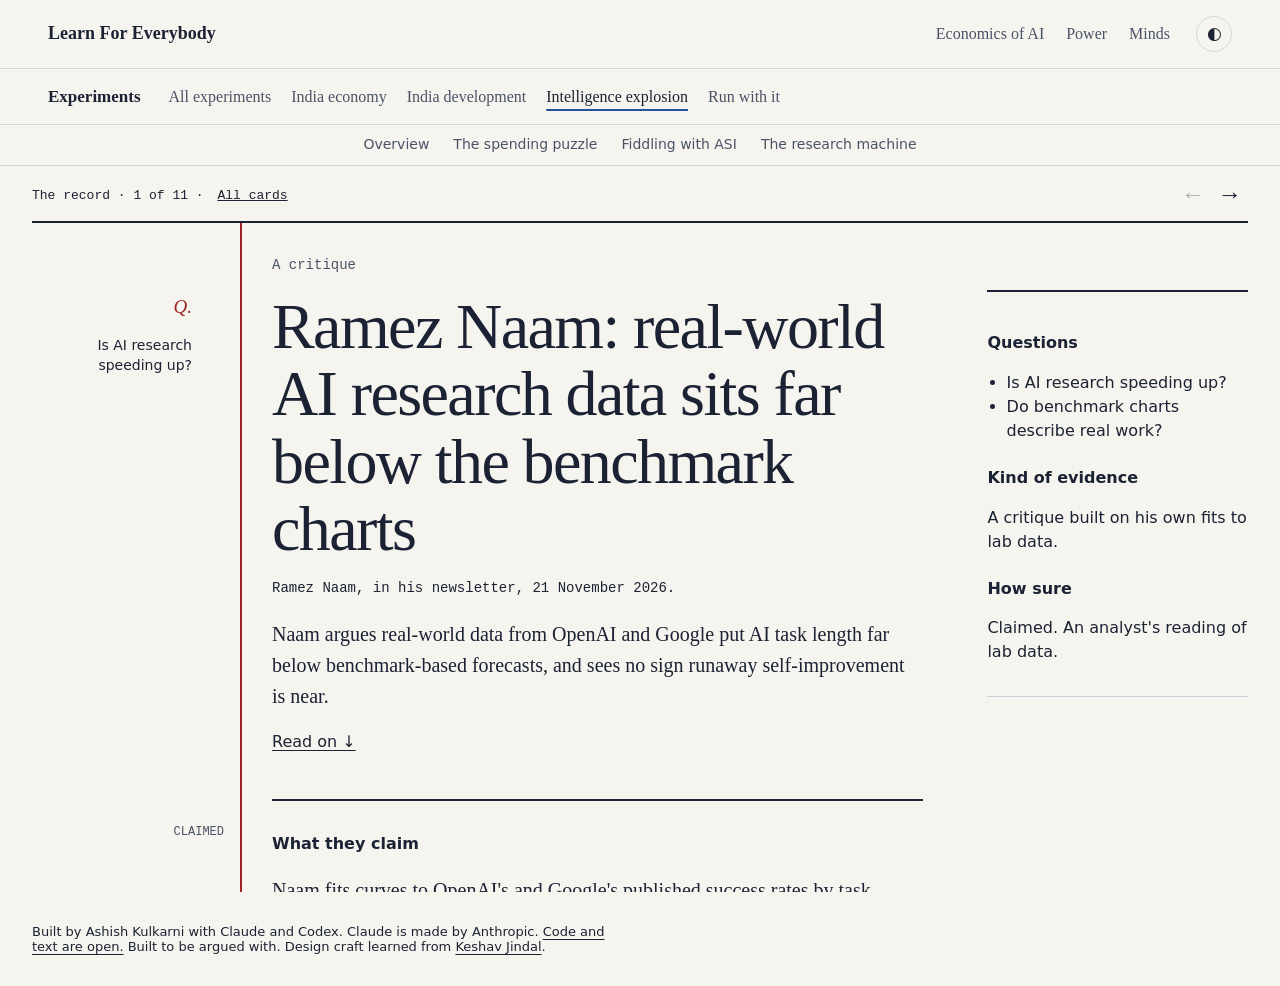
<file: site/experiments/intelligence-explosion/record/index.html>
<!doctype html><html lang="en-GB"><head><meta charset="utf-8"><meta name="viewport" content="width=device-width,initial-scale=1"><title>The record · Is there an intelligence explosion?</title><script src="../../../assets/lfe-theme.js"></script><link rel="stylesheet" href="../../../assets/lfe.css"><link rel="stylesheet" href="../../../assets/lfe-topics.css?v=29"><link rel="stylesheet" href="../../spending-puzzle/styles.css?v=44"><link rel="icon" href="/favicon.ico" sizes="32x32"><link rel="icon" href="/assets/favicon.svg" type="image/svg+xml"><link rel="apple-touch-icon" href="/apple-touch-icon.png"><meta name="description" content="Claims, evidence and caveats from work on the intelligence explosion, one card at a time."><meta property="og:title" content="The record · Is there an intelligence explosion?"><meta property="og:description" content="Claims, evidence and caveats from work on the intelligence explosion, one card at a time."><meta property="og:image" content="https://lfe.econforeverybody.com/experiments/intelligence-explosion/share.png"><meta property="og:image:width" content="1200"><meta property="og:image:height" content="630"><meta property="og:image:alt" content="Is there an intelligence explosion? Three shapes a speed-up can take."><meta name="twitter:card" content="summary_large_image"><meta property="og:url" content="https://lfe.econforeverybody.com/experiments/intelligence-explosion/record/"><meta property="og:type" content="article"><link rel="stylesheet" href="record.css?v=3"></head><body class="record-page"><header class="site-bar"><div class="bar-inner">
<a class="wordmark" href="https://lfe.econforeverybody.com/">Learn For Everybody</a>
<nav aria-label="Topics"><a href="https://lfe.econforeverybody.com/econofai/">Economics of AI</a><a href="https://lfe.econforeverybody.com/power/">Power</a><a href="https://lfe.econforeverybody.com/minds/">Minds</a></nav>
<button class="theme-toggle icon-toggle" id="themeToggle" type="button" aria-label="Dark mode"><span aria-hidden="true">◐</span><span class="tip" id="themeLabel" aria-hidden="true">Dark mode</span></button>
</div></header>
<div class="topic-bar"><div class="bar-inner"><a class="topic-name" href="https://lfe.econforeverybody.com/experiments/">Experiments</a><nav aria-label="Experiments"><a href="https://lfe.econforeverybody.com/experiments/">All experiments</a><a href="https://lfe.econforeverybody.com/experiments/india-economy/">India economy</a><a href="https://lfe.econforeverybody.com/experiments/india-development/">India development</a><a href="../" aria-current="page">Intelligence explosion</a><a href="https://lfe.econforeverybody.com/experiments/run-with-it/">Run with it</a></nav></div></div>
<nav class="project-nav" aria-label="Intelligence explosion"><a href="../">Overview</a><a href="../../spending-puzzle/">The spending puzzle</a><a href="../../fiddling-with-asi/">Fiddling with ASI</a><a href="../../research-machine/">The research machine</a></nav>
<div class="deck-mast"><span>The record · <span id="position">1</span> of 11 · <button id="open-grid" type="button">All cards</button></span><span class="arrows"><button id="previous" type="button" aria-label="Previous card">←</button><button id="next" type="button" aria-label="Next card">→</button></span></div><main><h1 class="visually-hidden">The record: work on whether there is an intelligence explosion</h1><div class="deck" id="deck"><article class="deck-card" id="naam-charts-wrong" tabindex="-1"><div class="card-inner"><div class="glance"><p class="kicker">A critique</p><div class="question"><span>Q.</span><p>Is AI research speeding up?</p></div><h2 class="card-title">Ramez Naam: real-world AI research data sits far below the benchmark charts</h2><p class="who">Ramez Naam, in his newsletter, 21 November 2026.</p><p>Naam argues real-world data from OpenAI and Google put AI task length far below benchmark-based forecasts, and sees no sign runaway self-improvement is near.</p><a class="read-on" href="#read-naam-charts-wrong">Read on ↓</a></div><div class="depth"><aside class="sure">CLAIMED</aside><div class="facts"><h2>Questions</h2><ul><li>Is AI research speeding up?</li><li>Do benchmark charts describe real work?</li></ul><h2>Kind of evidence</h2><p>A critique built on his own fits to lab data.</p><h2>How sure</h2><p>Claimed. An analyst&#x27;s reading of lab data.</p></div><div class="reading" id="read-naam-charts-wrong"><h2>What they claim</h2><p>Naam fits curves to OpenAI&#x27;s and Google&#x27;s published success rates by task length. He estimates that at 80% success models handle tasks of about 9 minutes (Google) to 16 minutes (OpenAI, after his adjustment). He compares these with benchmark-based forecasts and finds the forecasts about 33 to 41 times too long. He finds nothing that persuades him runaway self-improvement is near.</p><h2>Their caveats</h2><p>Both sides of his comparison are derived: his curve fits on one side and a conversion from Epoch&#x27;s capability index to METR&#x27;s horizons on the other. His OpenAI figure includes an adjustment of his own. The 90 to 99% numbers extend a fit below the shortest measured task length. The widening-gap claim rests on two dates. OpenAI notes that its success rates may reflect which tasks researchers choose to delegate.</p><h2>How it fits</h2><p>The strongest public critique of benchmark forecasts. His doubling times match METR&#x27;s, so the dispute is about level, not rate. Ethan Mollick replied that autonomous research work and economically useful work should be kept apart, and that some human help is fine; Naam agreed.</p><p><a href="https://www.rameznaam.com/p/the-most-important-charts-in-ai-are">Read the original →</a></p></div></div></div></article><article class="deck-card" id="metr-th2-capability-update" tabindex="-1"><div class="card-inner"><div class="glance"><p class="kicker">A measurement</p><div class="question"><span>Q.</span><p>Is AI research speeding up?</p></div><h2 class="card-title">METR: AI research skills are improving fast and are getting harder to measure</h2><p class="who">METR, 20 November 2026. A different team from the one behind the 5 November assessment of Anthropic; it had no access to that assessment&#x27;s private data.</p><p>METR finds models match skilled humans on tasks with an automatic score, lag on judgment, and that its own tests are getting harder to trust.</p><a class="read-on" href="#read-metr-th2-capability-update">Read on ↓</a></div><div class="depth"><aside class="sure">MEASURED, WITH CAVEATS</aside><div class="facts"><h2>Questions</h2><ul><li>Is AI research speeding up?</li><li>Which tasks hold it back?</li></ul><h2>Kind of evidence</h2><p>A measurement of public models on constructed tasks, with human baselines.</p><h2>How sure</h2><p>Measured, with caveats. The doubling times are model fits; the judgment result is one test.</p></div><div class="reading" id="read-metr-th2-capability-update"><h2>What they claim</h2><p>METR tested public models up to Opus 5.5 and GPT-6 Astra on AI-research tasks. On tasks with an automatic score, models match or beat the skilled humans METR could hire. On tasks that need judgment, they do worse: the best judge scored tasks made by a stronger model about 0.2 out of 1 higher than the human did. The task length models can finish half the time doubles about every 3.6 months (interval 2.1 to 4.9). METR sees no clear speed-up across public models, and says the public evidence cannot rule out drastic acceleration in the next couple of years.</p><h2>Their caveats</h2><p>Human times come from real baselines for only 9% of tasks. The faster 1.65-month doubling on one subset has a wide interval (0.8 to 4.0). Models may be under-used on judgment tasks. METR is unsure its tests still measure real ability, because labs train on similar environments.</p><h2>How it fits</h2><p>It bears on which tasks bottleneck research, and on whether a speed-up shows in public data. It cannot confirm or deny the 5 November figure.</p><p><a href="https://metr.org/blog/2026-11-20-q4-2026-capability-update/">Read the original →</a></p></div></div></div></article><article class="deck-card" id="openai-research-acceleration" tabindex="-1"><div class="card-inner"><div class="glance"><p class="kicker">A lab&#x27;s data</p><div class="question"><span>Q.</span><p>Is AI research speeding up?</p></div><h2 class="card-title">OpenAI: its researchers use coding agents far more, and report large gains</h2><p class="who">OpenAI. Internal-use reports of 6 September and 18 November 2026.</p><p>OpenAI reports 5.7 agent workdays per researcher and unaided success on 46% of 2 to 4 hour tasks, with caveats about what that shows.</p><a class="read-on" href="#read-openai-research-acceleration">Read on ↓</a></div><div class="depth"><aside class="sure">CLAIMED</aside><div class="facts"><h2>Questions</h2><ul><li>Is AI research speeding up?</li><li>What does a lab see inside its own walls?</li></ul><h2>Kind of evidence</h2><p>A lab&#x27;s report on its own internal use, with a staff survey and interviews.</p><h2>How sure</h2><p>Claimed. A lab&#x27;s own data and self-reports.</p></div><div class="reading" id="read-openai-research-acceleration"><h2>What they claim</h2><p>OpenAI reports that estimated unaided success on tasks of 2 to 4 human hours rose from 23% in March to 46% in October, and on 4 to 8 hour tasks from 13% to 35%. Agent workdays per researcher rose from 0.5 to 5.7. Experiments per active experimenter were 1.68 times the 2025 baseline. In a survey of 101 research staff, the median team said it would need three months to match its last month of output if it had only Copilot and ChatGPT.</p><h2>Their caveats</h2><p>The success rates come from OpenAI&#x27;s own classifier and may partly reflect which tasks researchers choose to delegate. The survey is self-reported and sampled ad hoc. OpenAI says historical trends &quot;may not be predictive&quot; and that counts of code and experiments do not necessarily mean faster research progress.</p><h2>How it fits</h2><p>The primary data behind Ramez Naam&#x27;s critique. Inputs and success on mid-length tasks are rising fast; the reports do not show research output rising as fast.</p><p><a href="https://openai.com/index/research-acceleration-jagged-frontier/">Read the original →</a></p></div></div></div></article><article class="deck-card" id="davidson-starting-stock" tabindex="-1"><div class="card-inner"><div class="glance"><p class="kicker">A re-analysis</p><div class="question"><span>Q.</span><p>How much of the speedup is money, and how much is AI?</p></div><h2 class="card-title">Tom Davidson: the speed-up may not be mostly money</h2><p class="who">Tom Davidson, senior research fellow at Forethought. Thread on X, 15 November 2026, with a reply from Alex Imas the same day.</p><p>Davidson argues that returns to research rose when he uses cumulative spending from Anthropic’s filings.</p><a class="read-on" href="#read-davidson-starting-stock">Read on ↓</a></div><div class="depth"><aside class="sure">CLAIMED</aside><div class="facts"><h2>Questions</h2><ul><li>How much of the speedup is money, and how much is AI?</li><li>Are ideas getting harder to find in AI?</li></ul><h2>Kind of evidence</h2><p>A re-analysis of Garicano and Imas&#x27;s model with different starting figures. No new data.</p><h2>How sure</h2><p>Claimed. A disagreement about one input to the model, with both sides&#x27; figures shown.</p></div><div class="reading" id="read-davidson-starting-stock"><h2>What they claim</h2><p>Garicano and Imas conclude that the faster progress at Anthropic is mostly explained by faster growth in research spending, so we are no closer to an explosion. Davidson argues this rests on how much research Anthropic is assumed to have had before 2024. Using the spending in Anthropic&#x27;s filings, he finds cumulative spending grew about 3.3 times a year before October 2025 and 4.4 times after, while progress went from about 15 to 29 points a year. So each doubling of cumulative spending bought more progress than before: about 9 points, then about 14. On that reading, returns to research rose, which is a step towards the threshold. In his figures, φ rises from about 0.45 to 0.65.</p><h2>Their caveats</h2><p>Davidson says he may have missed something. Imas replied that the right starting figure is not what Anthropic spent but the cumulative research behind everything it began with, including what it inherited from the field, and that this cannot be read from the filings. Their fits put it at $1.0 to $2.1 billion. Near $2 billion, returns look the same before and after October 2025; nearer $1 billion, either returns rose or productivity jumped once. Imas agreed the paper should have been clearer about this.</p><h2>How it fits</h2><p>It turns the question on this site into one about a single assumption: how much past research Anthropic was building on in early 2024. It bears directly on Fiddling with ASI, whose settings come from Garicano and Imas&#x27;s fits; Davidson points out that their separate before-and-after fits let that starting figure reset between periods. The spending puzzle explains why spending figures alone cannot separate rising returns from a one-time jump.</p><p><a href="https://x.com/TomDavidsonX/status/2121674261924323772">Read the original →</a></p></div></div></div></article><article class="deck-card" id="dwarkesh-rsi" tabindex="-1"><div class="card-inner"><div class="glance"><p class="kicker">A forecast</p><div class="question"><span>Q.</span><p>Is AI starting to do its own research?</p></div><h2 class="card-title">Dwarkesh Patel: the case that AI research will soon automate itself</h2><p class="who">Dwarkesh Patel, podcaster and writer. ‘The avalanche that hit math is coming for AI development’, essay with an appendix, 13 November 2026.</p><p>Patel’s median forecast puts automated researchers matching the best human AI researchers in 2028, assuming labs do not intentionally slow down.</p><a class="read-on" href="#read-dwarkesh-rsi">Read on ↓</a></div><div class="depth"><aside class="sure">CLAIMED</aside><div class="facts"><h2>Questions</h2><ul><li>Is AI starting to do its own research?</li><li>What would an explosion need, and what would we see first?</li></ul><h2>Kind of evidence</h2><p>An argument with forecasts, drawing on figures published by METR and the labs. No new data.</p><h2>How sure</h2><p>Claimed. A forecast built on an argument. We checked four figures he cites against their sources: METR&#x27;s guess that about 80% of Anthropic&#x27;s October 2026 speedup came from AI, which METR calls subjective; Anthropic&#x27;s report that Claude ‘leads’ 26% of its AI research work as of August 2026, up from under 1% in February, where ‘leads’ means completing most of a task end to end while a human supervises; OpenAI&#x27;s report that its 90th-percentile researcher uses more than $7,000 of AI tokens a day; and OpenAI&#x27;s report that its agents found a proof for the Navier–Stokes Millennium Prize problem about 88 hours after the first agents started, followed by about 17 more hours for formalization and verification in Lean. OpenAI researchers directed groups of agents, moved resources between problems and shared intermediate findings; the Navier–Stokes work used about 130 billion output tokens. We did not check his other figures.</p></div><div class="reading" id="read-dwarkesh-rsi"><h2>What they claim</h2><p>His median year for automated researchers to match the best human AI researchers is 2028, assuming labs do not intentionally slow down; he gives a 25% chance this happens after 2032. He expects AI at least as good as top human experts in every field by 2030, possibly sooner. His reasons: AI already speeds up AI research; in fields where answers can be checked, such as maths, AI went from weak to beyond the best humans within a few years; and most of AI research can be checked too, through training results, test scores and efficiency. Once research is automated, he sets AI improving its own research against ideas getting harder to find. If AI wins, he expects a ‘software-only singularity’; if difficulty wins, a ‘spark’ of three to six years of progress in one year, then a slowdown until more computing is built. He calls the two equally likely.</p><h2>Their caveats</h2><p>He gives a 25% chance that full automation comes after 2032, mainly because AI may still be unable to learn on the job. He grants that experiments, data and choosing what to measure are real bottlenecks that make the fastest takeoff less likely. His probabilities are personal judgements.</p><h2>How it fits</h2><p>The strongest case for an explosion on this page, and the closest to its framing: <a href="../../fiddling-with-asi/#stories">stories 4 and 5 in Fiddling with ASI</a> show the shape of his two outcomes, though story 4&#x27;s spark is smaller than his. It answers Chalmers directly, arguing that research judgement can partly be checked and trained; Toby Ord, whom he quotes, doubts that AI can yet ask the deep questions. It supplies the half our research machine leaves out: the machine works out how much research labour holding the pace would need, and Dwarkesh argues AI researchers will supply it. Like Garicano and Imas, he notes that labs must roughly quadruple their research computing each year just to hold the pace. Where Garicano and Imas find no clear sign yet of AI feeding its own research in the public data, his evidence is what the labs report from inside.</p><p><a href="https://www.dwarkesh.com/p/rsi">Read the original →</a></p></div></div></div></article><article class="deck-card" id="garicano-imas" tabindex="-1"><div class="card-inner"><div class="glance"><p class="kicker">A fitted model</p><div class="question"><span>Q.</span><p>How much of the speedup is money, and how much is AI?</p></div><h2 class="card-title">Luis Garicano and Alex Imas: what more data shows</h2><p class="who">Luis Garicano and Alex Imas, economists. ‘Are we approaching an intelligence explosion?’, Silicon Continent, 13 November 2026, with an online appendix.</p><p>Garicano and Imas find that more inputs explain part of the speedup, with the rest looking like a one-time jump in research effectiveness.</p><a class="read-on" href="#read-garicano-imas">Read on ↓</a></div><div class="depth"><aside class="sure">CLAIMED</aside><div class="facts"><h2>Questions</h2><ul><li>How much of the speedup is money, and how much is AI?</li><li>Are ideas getting harder to find?</li><li>Is AI starting to do its own research?</li></ul><h2>Kind of evidence</h2><p>Measurement and a fitted model.</p><h2>How sure</h2><p>Claimed. Arithmetic checked against the filings; the model was not refitted by us.</p></div><div class="reading" id="read-garicano-imas"><h2>What they claim</h2><p>Using Anthropic&#x27;s filings, METR&#x27;s chart and their own staff estimates: progress per dollar fell about 69% and per technical employee about 38%. Fitting a standard model of research to sixteen model scores, more inputs explain part of the speedup (at most about half, in their most generous version) and the rest looks like a one-time jump in research effectiveness. On their model, ideas are getting harder to find, at a similar rate before and after October 2025; that rests on their assumptions, and the estimates are imprecise. No clear sign yet of AI supplying research input that grows with capability.</p><h2>Their caveats</h2><p>Staff numbers are their estimates from published shares; the final score falls inside their effort-only forecast&#x27;s margin of error; the most generous jump estimate is not statistically clear; with a one-year research delay the per-dollar fall shrinks from about 69% to about 40% (from 64% to 10% in a January-to-September comparison); in their broadest test of measurement error, about one in eleven re-runs of their model meet its explosion condition, which is not a probability, independent of their model, that one has begun; results are model comparisons, not measured effects of AI tools. Their appendix says they worked with Gemini Carbon, Fable 5.2 and Astra.</p><h2>How it fits</h2><p>The fullest analysis of the spending puzzle we have found. Its broad reading sits near Krier&#x27;s, with a one-time boost that the per-dollar chart could not show. It does not contradict METR&#x27;s guess about AI&#x27;s share, which concerns a later date.</p><p><a href="https://www.siliconcontinent.com/p/are-we-approaching-an-intelligence">Read the original →</a></p></div></div></div></article><article class="deck-card" id="chalmers" tabindex="-1"><div class="card-inner"><div class="glance"><p class="kicker">An argument</p><div class="question"><span>Q.</span><p>Is AI starting to do its own research?</p></div><h2 class="card-title">David Chalmers: the ‘factor F’ question</h2><p class="who">David Chalmers, philosopher. Post on X, 11 November 2026, with replies to 12 November.</p><p>Chalmers asks whether the speedup comes from other research skills, such as coding, while a key capacity like research vision stays out of reach.</p><a class="read-on" href="#read-chalmers">Read on ↓</a></div><div class="depth"><aside class="sure">CLAIMED</aside><div class="facts"><h2>Questions</h2><ul><li>Is AI starting to do its own research?</li><li>What would an explosion need?</li></ul><h2>Kind of evidence</h2><p>An argument about what the evidence shows. No new data.</p><h2>How sure</h2><p>Claimed. An argument about what the evidence shows; no new data.</p></div><div class="reading" id="read-chalmers"><h2>What they claim</h2><p>Several researchers read METR&#x27;s 2x speedup as support for an intelligence explosion around 2027. Chalmers asks how that reasoning works. He describes the main rival view, which he calls the &quot;factor F hypothesis&quot;, and says he does not know whether it is true: there is at least one capacity F (he suggests creativity, research vision or planning) that an AI must have to reach superhuman research, and that is hard enough to build that leading systems will not have it soon. The 2x speedup, he says, reflects gains in other capacities G, such as coding and experiments, where the speedup may be larger, perhaps 10x. Under the F hypothesis, G can explode on its own and give an &quot;intelligence subexplosion&quot; below general intelligence. He does not see why the speedup makes the F hypothesis much less likely. Routes from 2x to an explosion in 2027 need &quot;huge premises&quot;, such as extrapolating ever-faster speedups. He adds that he is worried about near-term superintelligence all the same.</p><h2>How it fits</h2><p>It gives a name to a gap the economics leaves open. Garicano and Imas find a one-time jump in research effectiveness &quot;consistent with&quot; coding agents. Chalmers&#x27;s picture would predict gains of that kind if they come in G and not F. He also allows that G could improve itself fast, a &quot;subexplosion&quot; below general intelligence. The research machine cannot show this directly: its σ setting is about research labour against computing, not about one research skill against another. Chalmers&#x27;s F is a bottleneck of the second kind. Replies push back. Daniel Kokotajlo: many candidate Fs have been proposed before and overtaken quickly. One reply suggests strong G could let AI build F itself, and Chalmers grants the point. Peli Grietzer offers a reading Chalmers endorses: METR&#x27;s report is evidence for &quot;if general ASI is coming soon then general ASI is coming very soon&quot;.</p><p><a href="https://x.com/davidchalmers42/status/2120551211195642338">Read the original →</a></p></div></div></div></article><article class="deck-card" id="ai-futures-timelines" tabindex="-1"><div class="card-inner"><div class="glance"><p class="kicker">A forecast</p><div class="question"><span>Q.</span><p>Is AI starting to do its own research?</p></div><h2 class="card-title">AI Futures Project: a shorter timeline after METR</h2><p class="who">Eli Lifland, Brendan Halstead, Daniel Kokotajlo and colleagues at the AI Futures Project. Timelines update, 10 November 2026.</p><p>The AI Futures Project authors forecast AI researchers preferred to a top human team without AI will likely arrive in 2027, assuming no substantial deliberate slowdown.</p><a class="read-on" href="#read-ai-futures-timelines">Read on ↓</a></div><div class="depth"><aside class="sure">CLAIMED</aside><div class="facts"><h2>Questions</h2><ul><li>Is AI starting to do its own research?</li><li>What would an explosion need, and what would we see first?</li></ul><h2>Kind of evidence</h2><p>A forecast based on METR’s assessment and several models and extrapolations.</p><h2>How sure</h2><p>Claimed. A conditional forecast and the authors’ interpretation of METR.</p></div><div class="reading" id="read-ai-futures-timelines"><h2>What they claim</h2><p>After METR’s assessment, all the authors forecast that AI researchers a company would prefer to a top human research team working without AI will likely arrive in 2027, assuming no substantial deliberate slowdown. They estimate that METR’s report implies that AI made the current pace 1.7 times its historical level. They use several approaches, including projecting research ability and the share of research tasks that AI can automate.</p><h2>Their caveats</h2><p>This is a forecast, not a measurement of when full automation will arrive. The authors say the METR report was their biggest update; its AI-attribution judgement is uncertain, and much of the underlying evidence is private. They also warn that their modelling may contain errors.</p><h2>How it fits</h2><p>It shows how one group moves from a present speedup to a near-term forecast. It complements Dwarkesh’s separate forecast with the authors’ own routes from the evidence to their timeline.</p><p><a href="https://blog.aifutures.org/p/q35-timelines-update-looks-like-the">Read the original →</a></p></div></div></div></article><article class="deck-card" id="metr-anthropic-assessment" tabindex="-1"><div class="card-inner"><div class="glance"><p class="kicker">An assessment</p><div class="question"><span>Q.</span><p>Is AI research speeding up?</p></div><h2 class="card-title">METR: Anthropic’s AI research has sped up</h2><p class="who">METR, an independent AI evaluation organisation. Assessment of Anthropic, 5 November 2026.</p><p>METR estimates that Anthropic&#x27;s models have improved about twice as fast since October 2025, and judges that AI use probably caused most of that.</p><a class="read-on" href="#read-metr-anthropic-assessment">Read on ↓</a></div><div class="depth"><aside class="sure">CLAIMED</aside><div class="facts"><h2>Questions</h2><ul><li>Is AI research speeding up?</li><li>How much of the speedup is money, and how much is AI?</li></ul><h2>Kind of evidence</h2><p>An assessment of private lab data, interviews and model scores.</p><h2>How sure</h2><p>Claimed. The interval describes the score-based estimate; the wider assessment uses other evidence too.</p></div><div class="reading" id="read-metr-anthropic-assessment"><h2>What they claim</h2><p>METR estimates that, since October 2025, Anthropic’s model scores have improved at 1.9 times their earlier pace on its capability index. Its 95% interval runs from 1.5 to 2.8 times. Looking across more evidence, METR judges that progress on well-specified tasks was running at about twice its earlier rate in October 2026, and that AI use probably caused most of the acceleration by then: perhaps about 80%, a figure METR calls subjective.</p><h2>Their caveats</h2><p>The wider judgement is uncertain: METR says it would not be surprised by 1.3 or 3 times. Anthropic removed most of the evidence METR found most informative from the public report. METR says other causes probably played a large role in the acceleration in late 2025.</p><h2>How it fits</h2><p>This is the observation the spending puzzle tries to explain. Its estimate of the pace is distinct from its judgement about how much AI contributed.</p><p><a href="https://metr.org/blog/2026-11-05-anthropic-ai-rd-acceleration-assessment/">Read the original →</a></p></div></div></div></article><article class="deck-card" id="davidson-innovation-networks" tabindex="-1"><div class="card-inner"><div class="glance"><p class="kicker">A model</p><div class="question"><span>Q.</span><p>What would an explosion need, and what would we see first?</p></div><h2 class="card-title">Davidson and colleagues: two routes by which AI research can feed back</h2><p class="who">Tom Davidson, Basil Halperin, Thomas Houlden and Anton Korinek. “When Does Automating AI Research Produce Explosive Growth?”, 2026.</p><p>Davidson and colleagues find that growth becomes explosive in their model when combined feedback overcomes the drag from ideas getting harder to find.</p><a class="read-on" href="#read-davidson-innovation-networks">Read on ↓</a></div><div class="depth"><aside class="sure">CLAIMED</aside><div class="facts"><h2>Questions</h2><ul><li>What would an explosion need, and what would we see first?</li></ul><h2>Kind of evidence</h2><p>A mathematical model of research and the economy.</p><h2>How sure</h2><p>Claimed. A model result, not a forecast of when an explosion will begin.</p></div><div class="reading" id="read-davidson-innovation-networks"><h2>What they claim</h2><p>Their model links research in different sectors. Better AI can help research directly, while higher economic output can finance more research. The authors find that growth becomes explosive in their model when the combined strength of these feedback routes overcomes the drag from ideas getting harder to find.</p><h2>Their caveats</h2><p>This is a condition within their model, not evidence that the condition holds today. Its results depend on how research sectors, automation and spending interact.</p><h2>How it fits</h2><p>The fixed-spending map on this site shows the research route. This paper adds a route through economic output and research funding, and asks how the routes interact across sectors.</p><p><a href="https://doi.org/10.3386/w35155">Read the original →</a></p></div></div></div></article><article class="deck-card" id="whitfill-wu-compute" tabindex="-1"><div class="card-inner"><div class="glance"><p class="kicker">A fitted model</p><div class="question"><span>Q.</span><p>What would an explosion need, and what would we see first?</p></div><h2 class="card-title">Whitfill and Wu: can more AI researchers work with the same computing?</h2><p class="who">Parker Whitfill and Cheryl Wu. “Will Compute Bottlenecks Prevent an Intelligence Explosion?”, 2025.</p><p>Whitfill and Wu find that two versions of their model give different answers about whether extra research work can replace computing.</p><a class="read-on" href="#read-whitfill-wu-compute">Read on ↓</a></div><div class="depth"><aside class="sure">CLAIMED</aside><div class="facts"><h2>Questions</h2><ul><li>What would an explosion need, and what would we see first?</li></ul><h2>Kind of evidence</h2><p>A model and an empirical comparison using lab data from 2014 to 2024.</p><h2>How sure</h2><p>Claimed. The results depend on which of the two specifications is used.</p></div><div class="reading" id="read-whitfill-wu-compute"><h2>What they claim</h2><p>AI research needs both research work and computing for experiments. If extra researchers cannot make up much for limited computing, a fixed supply of computing can slow the feedback from AI researchers. The authors fit two versions of a model to data from four AI labs. One suggests research work and computing can substitute for each other; the other, which accounts for the scale of frontier experiments, suggests extra research work cannot easily replace computing.</p><h2>Their caveats</h2><p>The two ways of describing research produce different answers, so the data do not settle how tightly computing will constrain future AI research. Both depend on the model and the available data.</p><h2>How it fits</h2><p>It gives a concrete reason why adding AI research work might eventually do less when experiment computing is fixed. The research machine lets readers explore that possibility.</p><p><a href="https://arxiv.org/abs/2507.23181">Read the original →</a></p></div></div></div></article></div><footer class="colophon">Built by Ashish Kulkarni with Claude and Codex. Claude is made by Anthropic. <a href="https://github.com/ashishefe/lfe-research-machine">Code and text are open.</a> Built to be argued with. Design craft learned from <a href="https://x.com/Keshavatearth">Keshav Jindal</a>.</footer></main><div id="grid" class="grid-overlay" role="dialog" aria-modal="true" aria-label="All cards" hidden><div class="grid-head">All cards <button id="close-grid" type="button">Close</button></div><div class="grid-tiles"><a href="#naam-charts-wrong"><span>A critique</span><strong>Ramez Naam: real-world AI research data sits far below the benchmark charts</strong><span>Ramez Naam, in his newsletter, 21 November 2026.</span></a><a href="#metr-th2-capability-update"><span>A measurement</span><strong>METR: AI research skills are improving fast and are getting harder to measure</strong><span>METR, 20 November 2026. A different team from the one behind the 5 November assessment of Anthropic; it had no access to that assessment&#x27;s private data.</span></a><a href="#openai-research-acceleration"><span>A lab&#x27;s data</span><strong>OpenAI: its researchers use coding agents far more, and report large gains</strong><span>OpenAI. Internal-use reports of 6 September and 18 November 2026.</span></a><a href="#davidson-starting-stock"><span>A re-analysis</span><strong>Tom Davidson: the speed-up may not be mostly money</strong><span>Tom Davidson, senior research fellow at Forethought. Thread on X, 15 November 2026, with a reply from Alex Imas the same day.</span></a><a href="#dwarkesh-rsi"><span>A forecast</span><strong>Dwarkesh Patel: the case that AI research will soon automate itself</strong><span>Dwarkesh Patel, podcaster and writer. ‘The avalanche that hit math is coming for AI development’, essay with an appendix, 13 November 2026.</span></a><a href="#garicano-imas"><span>A fitted model</span><strong>Luis Garicano and Alex Imas: what more data shows</strong><span>Luis Garicano and Alex Imas, economists. ‘Are we approaching an intelligence explosion?’, Silicon Continent, 13 November 2026, with an online appendix.</span></a><a href="#chalmers"><span>An argument</span><strong>David Chalmers: the ‘factor F’ question</strong><span>David Chalmers, philosopher. Post on X, 11 November 2026, with replies to 12 November.</span></a><a href="#ai-futures-timelines"><span>A forecast</span><strong>AI Futures Project: a shorter timeline after METR</strong><span>Eli Lifland, Brendan Halstead, Daniel Kokotajlo and colleagues at the AI Futures Project. Timelines update, 10 November 2026.</span></a><a href="#metr-anthropic-assessment"><span>An assessment</span><strong>METR: Anthropic’s AI research has sped up</strong><span>METR, an independent AI evaluation organisation. Assessment of Anthropic, 5 November 2026.</span></a><a href="#davidson-innovation-networks"><span>A model</span><strong>Davidson and colleagues: two routes by which AI research can feed back</strong><span>Tom Davidson, Basil Halperin, Thomas Houlden and Anton Korinek. “When Does Automating AI Research Produce Explosive Growth?”, 2026.</span></a><a href="#whitfill-wu-compute"><span>A fitted model</span><strong>Whitfill and Wu: can more AI researchers work with the same computing?</strong><span>Parker Whitfill and Cheryl Wu. “Will Compute Bottlenecks Prevent an Intelligence Explosion?”, 2025.</span></a></div></div><script src="record.js?v=3"></script></body></html>
</file>
<file: site/assets/lfe.css>
/* ==========================================================================
   LFE — Learn For Everybody · House stylesheet
   Frozen 2026-07-03 from "Offprint v2", chosen and calibrated by Ashish.
   Visual reference: offprint-v2.html (do not restyle that file; it is the spec).

   The contract: pages express THE LOOK through these tokens only.
   To re-theme every LFE page at once, edit the variables — nothing else.

   House rules distilled from the calibration session:
     1. Serif everywhere — body, UI labels, tabs, even chart ticks.
     2. One accent: ink-blue. No second colour, ever. Neutrals do the rest.
     3. Chrome budget: at most TWO boxed/ruled moments per page
        (e.g. one .panel + one .aside-rule). Everything else is hairlines.
     4. Restrained display voice: weight 600, tight leading, no shouting.
     5. Dark mode is warm charcoal — lamplight, not terminal.
   ========================================================================== */

:root {
  /* -- paper & ink ------------------------------------------------------ */
  --paper:    oklch(99.1% 0.004 96);   /* near-white, a whisper of warmth  */
  --ink:      oklch(24% 0.016 80);     /* warm near-black                  */
  --muted:    oklch(46% 0.014 80);     /* secondary text                   */
  --faint:    oklch(58% 0.012 82);     /* captions, ticks, footers         */
  --hairline: oklch(87.5% 0.009 92);   /* rules; the default "chrome"      */

  /* -- the one accent ---------------------------------------------------- */
  --accent:      oklch(45% 0.125 257); /* ink-blue: fountain pen, not SaaS */
  --accent-soft: oklch(45% 0.125 257 / 0.09);
  --band:        oklch(45% 0.125 257 / 0.06);  /* chart shading, washes    */
  --panel: color-mix(in oklch, var(--paper), oklch(45% 0.125 257) 4.5%);

  /* -- type -------------------------------------------------------------- */
  --serif: "Iowan Old Style", "Palatino Linotype", Palatino, Georgia, serif;
  /* No sans token. That is deliberate — see house rule 1. */

  /* -- scale ------------------------------------------------------------- */
  --text: 1.06rem;
  --leading: 1.72;
  --display: clamp(2.5rem, 7vw, 3.7rem);
  --h2: clamp(1.5rem, 4vw, 1.9rem);
  --h3: 1.32rem;
  --label: 0.84rem;        /* letterspaced caps labels                     */
  --caption: 0.86rem;
  --measure: 62ch;
  --page-max: 720px;       /* single-column reading measure                */
}

:root[data-theme="dark"] {
  --paper:    oklch(22.5% 0.012 80);   /* warm charcoal, not blue-black    */
  --ink:      oklch(90% 0.013 90);
  --muted:    oklch(70% 0.013 88);
  --faint:    oklch(58% 0.012 85);
  --hairline: oklch(35% 0.013 82);
  --accent:      oklch(73% 0.08 252);  /* same blue, lifted for dark paper */
  --accent-soft: oklch(73% 0.08 252 / 0.13);
  --band:        oklch(73% 0.08 252 / 0.07);
  --panel: color-mix(in oklch, var(--paper), oklch(73% 0.08 252) 6%);
}

/* ==========================================================================
   Base
   ========================================================================== */

* { box-sizing: border-box; }

html { color-scheme: light; }
html[data-theme="dark"] { color-scheme: dark; }

body {
  margin: 0;
  background: var(--paper);
  color: var(--ink);
  font-family: var(--serif);
  font-size: var(--text);
  line-height: var(--leading);
  transition: background 300ms ease, color 300ms ease;
}

@media (prefers-reduced-motion: reduce) {
  body { transition: none; }
}

a { color: inherit; }

:focus-visible { outline: 2px solid var(--accent); outline-offset: 3px; }

.page {
  max-width: var(--page-max);
  margin-inline: auto;
  padding: 0 24px 6rem;
}

h1 {
  margin: 0;
  font-size: var(--display);
  font-weight: 600;
  line-height: 1.06;
  letter-spacing: -0.01em;
  max-width: 14ch;
}

h2 {
  margin: 0 0 1.4rem;
  font-size: var(--h2);
  font-weight: 600;
  line-height: 1.22;
  max-width: 24ch;
}

h3 {
  margin: 0.6rem 0 0.8rem;
  font-size: var(--h3);
  font-weight: 600;
  line-height: 1.3;
}

/* ==========================================================================
   Recurring parts (each maps 1:1 to a block in offprint-v2.html)
   ========================================================================== */

/* -- identity strip ------------------------------------------------------ */
.lfe-strip {
  padding: 1.1rem 0 0.85rem;
  border-bottom: 1px solid var(--hairline);
  font-size: 0.8rem;
  font-weight: 600;
  letter-spacing: 0.18em;
  text-transform: uppercase;
  color: var(--muted);
  display: flex;
  align-items: baseline;
  gap: 1.2rem;
}
.lfe-strip .domain {
  margin-left: auto;
  letter-spacing: 0.08em;
  color: var(--faint);
  font-weight: 400;
}

.lfe-strip a {
  color: inherit;
  text-decoration: none;
}
.lfe-strip a:hover { color: var(--accent); }

.theme-toggle {
  font: inherit;
  letter-spacing: 0.1em;
  text-transform: uppercase;
  background: none;
  border: none;
  border-bottom: 1px solid var(--hairline);
  color: var(--faint);
  padding: 0 0 2px;
  cursor: pointer;
}
.theme-toggle:hover { color: var(--accent); border-bottom-color: var(--accent); }

/* -- house header, bar 2: sticky section nav with scroll-spy --------------
   The house header is TWO bars: the .lfe-strip above (identity: wordmark →
   LFE home, link out to econforeverybody.com, theme toggle) scrolls away;
   this nav sticks and shows where you are. Markup:
     <nav class="lfe-nav"><div class="lfe-nav-row"> …hash links… </div></nav>
   (put the row inside the page's own width container on wide layouts).
   lfe-theme.js marks the section in view with .is-current — darker, bolder.
   Tabbed pieces (e.g. macro/india-growth) use their tabbar as bar 2 instead. */
.lfe-nav {
  position: sticky;
  top: 0;
  z-index: 30;
  background: var(--paper);
  border-bottom: 1px solid var(--hairline);
}
.lfe-nav-row {
  display: flex;
  flex-wrap: wrap;
  align-items: baseline;
  gap: 1.3rem;
  padding: 0.72rem 0;
  font-size: 0.78rem;
  font-weight: 600;
  letter-spacing: 0.13em;
  text-transform: uppercase;
}
.lfe-nav a {
  color: var(--faint);
  text-decoration: none;
  padding-bottom: 2px;
}
.lfe-nav a:hover { color: var(--ink); }
.lfe-nav a.is-current {
  color: var(--ink);
  font-weight: 700;
  box-shadow: inset 0 -2px 0 var(--accent);
}

/* keep anchored sections clear of the sticky nav */
html { scroll-padding-top: 3.6rem; }

/* -- masthead ------------------------------------------------------------ */
.masthead { padding: 4.5rem 0 0; }

.eyebrow,
.kicker {
  margin: 0 0 1.1rem;
  font-size: 0.8rem;
  font-weight: 600;
  letter-spacing: 0.17em;
  text-transform: uppercase;
  color: var(--accent);
}
.eyebrow { margin-bottom: 1.4rem; }

.dek {
  margin: 1.6rem 0 0;
  max-width: 52ch;
  font-size: 1.22rem;
  line-height: 1.55;
  color: var(--muted);
  font-style: italic;
}

.keyline {
  margin: 2.6rem 0 0;
  padding-top: 1rem;
  border-top: 1px solid var(--hairline);
  font-size: 0.92rem;
  letter-spacing: 0.02em;
  color: var(--muted);
}
.keyline strong {
  font-size: 1.32rem;
  font-weight: 600;
  color: var(--ink);
  padding: 0 0.15rem;
}

/* -- tabs ---------------------------------------------------------------- */
.tabs {
  margin-top: 3.2rem;
  border-top: 1px solid var(--hairline);
  border-bottom: 1px solid var(--hairline);
  padding: 0.8rem 0;
  display: flex;
  flex-wrap: wrap;
  gap: 1.7rem;
  font-size: var(--label);
  font-weight: 600;
  letter-spacing: 0.15em;
  text-transform: uppercase;
}
.tabs a { text-decoration: none; color: var(--faint); padding-bottom: 3px; }
.tabs a:hover { color: var(--ink); }
.tabs a.active { color: var(--ink); border-bottom: 2px solid var(--accent); }
.tabs .math-link { margin-left: auto; color: var(--accent); }

/* -- chapters ------------------------------------------------------------ */
.chapter { padding-top: 4rem; }
.chapter p:not(.kicker) { max-width: var(--measure); margin: 1.1rem 0 0; }

/* -- chart (SVG styled via tokens so dark mode flips it) ------------------ */
.chart { margin: 3.4rem 0 0; }
.chart svg { display: block; width: 100%; height: auto; }

.grid-line       { stroke: var(--hairline); stroke-width: 1; }
.axis-line       { stroke: var(--faint); stroke-width: 1; }
.line-primary    { stroke: var(--accent); stroke-width: 1.9; fill: none; }
.line-reference  { stroke: var(--muted); stroke-width: 1.4; stroke-dasharray: 6 5; fill: none; }
.clock-band      { fill: var(--band); }
.marker-rule     { stroke: var(--accent); stroke-width: 1; stroke-dasharray: 2 4; }
.marker-dot      { fill: var(--accent); stroke: var(--paper); stroke-width: 2.5; }
.tick-label      { fill: var(--faint); font-family: var(--serif); font-size: 12px; }
.chart-annot     { fill: var(--ink); font-family: var(--serif); font-size: 14.5px; font-style: italic; }
.chart-annot-sub { fill: var(--faint); font-family: var(--serif); font-size: 11.5px; font-style: italic; }
.legend-label    { fill: var(--muted); font-family: var(--serif); font-size: 12px; }

figcaption {
  margin-top: 0.9rem;
  font-size: var(--caption);
  font-style: italic;
  line-height: 1.6;
  color: var(--faint);
  max-width: 60ch;
}

/* -- controls ------------------------------------------------------------ */
.controls {
  margin-top: 3.2rem;
  border-top: 1px solid var(--hairline);
  padding-top: 1.8rem;
  display: grid;
  gap: 1.35rem;
  max-width: 30rem;
}
.control {
  display: grid;
  grid-template-columns: 1fr auto;
  align-items: baseline;
  gap: 0.3rem 1rem;
}
.control span {
  font-size: var(--label);
  font-weight: 600;
  letter-spacing: 0.08em;
  text-transform: uppercase;
  color: var(--muted);
}
.control output { font-size: 1.14rem; font-weight: 600; font-variant-numeric: tabular-nums; }
.control input[type="range"] {
  grid-column: 1 / -1;
  width: 100%;
  height: 18px;
  accent-color: var(--accent);
}

/* -- the chrome budget: two deliberate moments --------------------------- */
/* Moment 1: a tinted panel. Use once per page (math, key result, aside). */
.panel {
  background: var(--panel);
  border: 1px solid var(--hairline);
  padding: 1.8rem 1.9rem 2rem;
}

/* Moment 2: a quiet left rule. Use once per page (question, pull-aside). */
.aside-rule {
  border-left: 2px solid var(--accent);
  padding-left: 1.4rem;
}
.aside-rule p { margin: 0; color: var(--muted); }

/* -- formula ------------------------------------------------------------- */
.formula {
  display: flex;
  align-items: center;
  gap: 0.9rem;
  font-size: 1.3rem;
  font-weight: 500;
  flex-wrap: wrap;
}
.fraction { display: inline-grid; text-align: center; gap: 0.2rem; }
.fraction .num { border-bottom: 1px solid var(--ink); padding-bottom: 0.22rem; }
sub { font-size: 0.62em; }

.defs { margin: 1.9rem 0 0; display: grid; gap: 0.7rem; }
.defs div { display: grid; grid-template-columns: 5.5rem 1fr; gap: 1rem; align-items: baseline; }
.defs dt { font-weight: 600; font-size: 1.05rem; }
.defs dd { margin: 0; color: var(--muted); font-size: 0.98rem; }

/* -- footer --------------------------------------------------------------- */
.lfe-footer {
  margin-top: 5.5rem;
  border-top: 1px solid var(--hairline);
  padding-top: 1.2rem;
  font-size: var(--label);
  letter-spacing: 0.04em;
  color: var(--faint);
  display: flex;
  justify-content: space-between;
  flex-wrap: wrap;
  gap: 0.5rem;
}
.lfe-footer .ethos { font-style: italic; font-size: 0.95rem; }

/* -- small screens -------------------------------------------------------- */
@media (max-width: 560px) {
  .tabs { gap: 1rem; }
  .tabs .math-link { margin-left: 0; }
  .defs div { grid-template-columns: 4rem 1fr; }
  .lfe-strip { flex-wrap: wrap; gap: 0.6rem; }
  .lfe-strip .domain { margin-left: 0; }
}
</file>
<file: site/assets/lfe-topics.css>
/* LFE topic structure, shared by every page.
   Bar 1 (.site-bar): the site and its topics. Bar 2 (.topic-bar, sticky): this topic's parts.
   Each page's stylesheet sets --page-w to its own content width so the bars line up.
   House tokens only. Load after lfe.css. */
:root { --site-w: min(1320px, calc(100% - 96px)); --page-w: var(--site-w); }
.bar-inner { width: var(--page-w); margin-inline: auto; display: flex; align-items: center; }

.site-bar { border-bottom: 1px solid var(--hairline); }
.site-bar .bar-inner { gap: 26px; padding: 14px 0; }
.site-bar .wordmark { font-size: 18px; font-weight: 600; letter-spacing: 0; text-decoration: none; color: var(--ink); }
.site-bar nav { display: flex; gap: 22px; margin-left: auto; font-size: 16px; }
.site-bar nav a { text-decoration: none; color: var(--muted); padding-block: 6px; transition: color 200ms ease; }
.site-bar nav a:hover, .site-bar nav a:focus-visible { color: var(--accent); }
.site-bar nav a[aria-current] { color: var(--ink); text-decoration: underline; text-decoration-color: var(--accent); text-underline-offset: 7px; text-decoration-thickness: 1.5px; }
.site-bar .theme-toggle { color: var(--muted); min-height: 32px; }

/* Theme toggle: an icon, with its name shown on hover or keyboard focus. */
.site-bar .icon-toggle { position: relative; display: inline-grid; place-items: center; width: 36px; height: 36px; min-width: 0; min-height: 0; padding: 0; border: 1px solid var(--hairline); border-radius: 50%; letter-spacing: 0; text-transform: none; font-size: 17px; line-height: 1; color: var(--ink); background: none; cursor: pointer; transition: border-color 200ms ease, color 200ms ease; }
.site-bar .icon-toggle:hover, .site-bar .icon-toggle:focus-visible { border-color: var(--accent); color: var(--accent); }
.icon-toggle .tip { position: absolute; top: calc(100% + 8px); right: 0; padding: 5px 10px; white-space: nowrap; font-size: 14px; letter-spacing: 0; text-transform: none; color: var(--paper); background: var(--ink); opacity: 0; transform: translateY(-3px); pointer-events: none; transition: opacity 150ms ease, transform 150ms ease; z-index: 20; }
.icon-toggle:hover .tip, .icon-toggle:focus-visible .tip { opacity: 1; transform: none; }

/* View switch (cards or map / list), shared by the homepage and the ten-ideas pages. */
.view-toggle { display: inline-flex; border: 1px solid var(--hairline); }
.view-toggle[hidden] { display: none; }
.view-toggle button { display: grid; place-items: center; width: 40px; height: 36px; padding: 0; border: 0; background: none; color: var(--muted); cursor: pointer; }
.view-toggle button + button { border-left: 1px solid var(--hairline); }
.view-toggle button svg { width: 18px; height: 18px; fill: none; stroke: currentColor; stroke-width: 1.6; }
.view-toggle button:hover, .view-toggle button:focus-visible { color: var(--accent); }
.view-toggle button[aria-pressed="true"] { color: var(--accent); background: var(--panel); }

.topic-bar { position: sticky; top: 0; z-index: 10; background: var(--paper); border-bottom: 1px solid var(--hairline); }
.topic-bar .bar-inner { gap: 22px; padding: 10px 0; align-items: baseline; }
.topic-bar .topic-name { font-weight: 600; font-size: 17px; color: var(--ink); text-decoration: none; margin-right: 6px; }
.topic-bar nav { display: flex; gap: 20px; font-size: 16px; }
.topic-bar nav a { text-decoration: none; color: var(--muted); padding-block: 4px; }
.topic-bar nav a:hover { color: var(--accent); }
.topic-bar nav a[aria-current] { color: var(--ink); text-decoration: underline; text-decoration-color: var(--accent); text-underline-offset: 7px; text-decoration-thickness: 1.5px; }

html.lenis, html.lenis body { height: auto; }
.lenis.lenis-smooth { scroll-behavior: auto !important; }

@media (max-width: 760px) {
  :root { --site-w: calc(100% - 36px); --page-w: var(--site-w); }
  .site-bar .bar-inner { flex-wrap: wrap; gap: 4px 16px; padding-block: 10px; }
  .site-bar .wordmark { flex: 1; font-size: 17px; }
  .site-bar nav { order: 3; width: 100%; margin-left: 0; gap: 20px; font-size: 15px; }
  .topic-bar .bar-inner { gap: 14px; flex-wrap: wrap; }
  .topic-bar .topic-name { font-size: 16px; }
  .topic-bar nav { gap: 16px; font-size: 15px; }
}

@media print { [data-reveal], .ideas-list > li { opacity: 1 !important; transform: none !important; } .topic-bar { position: static; } }

/* The project links share the topic bar's inner edge on every page. */
.project-nav { display: flex; gap: 1.5rem; overflow-x: auto; white-space: nowrap; padding: .65rem max(0px, calc((100% - var(--page-w)) / 2)); border-bottom: 1px solid var(--hairline); font: 14px/1.4 system-ui, sans-serif; }
.project-nav a { flex: none; color: var(--muted); text-decoration: none; }
.project-nav a:hover, .project-nav a:focus-visible { color: var(--accent); text-decoration: underline; text-underline-offset: 7px; }
.project-nav a[aria-current] { color: var(--ink); text-decoration: underline; text-decoration-color: var(--accent); text-underline-offset: 7px; text-decoration-thickness: 1.5px; }
.project-nav a:first-child { margin-left: auto; } .project-nav a:last-child { margin-right: auto; }
</file>
<file: site/experiments/spending-puzzle/styles.css>
/* Notebook paper, blue-black ink, one red margin line, and the teacher's notes in the margin. */
:root{--paper:#f5f4ef;--ink:#1b2233;--muted:#4a5366;--rule:#cbd2dc;--red:#9c2522;--ruling:#c9d5e6}*{box-sizing:border-box}body{background:var(--paper);color:var(--ink)}.head{margin:2rem auto 0;max-width:1320px;padding:0 1.5rem 1rem;border-bottom:2px solid var(--ink);font:13px ui-monospace,monospace}.sheet{position:relative;max-width:1320px;margin:auto;padding:1rem 2rem 6rem 3.5rem}.sheet:before{content:'';position:absolute;left:2rem;top:0;bottom:0;width:2px;background:var(--red)}section{max-width:780px;margin:3rem 0;border-top:2px solid var(--ink);padding-top:1rem}h2,h3{font-family:Georgia,serif;line-height:1.15}h2{font-size:clamp(1.8rem,4vw,2.7rem)}h3{font-size:1.5rem;margin-top:2rem}#chapter-1>h1{font-size:clamp(2.2rem,5vw,4rem);line-height:1.03}p,li{font:20px/1.55 Georgia,serif}p{max-width:65ch}a{color:inherit;text-decoration-thickness:1px;text-underline-offset:3px}.note{font:13px/1.5 system-ui,sans-serif;color:var(--muted);border-left:1px solid var(--rule);padding-left:.7rem;margin:1rem 0}.note strong{display:block;font:11px ui-monospace,monospace}.guess{margin:2rem 0}.guess label{display:block;font:16px/1.5 system-ui,sans-serif}.guess textarea{width:100%;min-height:8rem;font:17px/2rem system-ui,sans-serif;color:var(--ink);border:1px solid var(--rule);background:repeating-linear-gradient(var(--paper) 0,var(--paper) 31px,var(--ruling) 31px,var(--ruling) 32px);padding:0 .6rem}.panel h3{margin:.3rem 0 1rem}.controls{display:none;border:0;padding:0;margin:0}.js .controls{display:block}.controls legend{font-weight:bold}.controls label{display:block;font:16px/1.5 system-ui,sans-serif;margin:.5rem 0}.panel p{font:18px/1.5 system-ui,sans-serif}.why{font:15px system-ui,sans-serif}svg{width:100%;height:auto;max-width:520px}svg text{font:16px system-ui,sans-serif;fill:var(--ink)}table{border-collapse:collapse;width:100%;font:16px system-ui,sans-serif}td,th{border-bottom:1px solid var(--rule);text-align:left;padding:.5rem}#saved-guess{white-space:pre-wrap}.colophon{font:13px system-ui,sans-serif}.site-bar nav,.topic-bar nav{flex-wrap:wrap}:focus-visible{outline:2px solid var(--red);outline-offset:3px}@media(min-width:900px){.sheet{padding-left:17rem}.sheet:before{left:15rem}.note{float:left;clear:left;width:12rem;margin-left:-15rem;text-align:right;border:0;padding:0}}@media(max-width:600px){.sheet{padding-left:2.4rem;padding-right:1rem}.sheet:before{left:1.2rem}p,li{font-size:18px}.site-bar nav,.topic-bar nav{gap:7px 14px}}@media(prefers-reduced-motion:reduce){html{scroll-behavior:auto}}

:target{scroll-margin-top:1rem}p[id^=explain]:target{background:var(--ruling)}
/* Rules, not filled cards; the inherited site panel is a boxed component. */
.panel{margin:2rem 0;background:transparent;border:0;border-top:1px solid var(--rule);border-bottom:1px solid var(--rule);padding:1rem 0}
.panel h3{font:600 1.2rem/1.3 system-ui,sans-serif}
#chapter-1>h1{max-width:32ch}

#trend-chart text{font-size:12px}
@media(max-width:600px){.topic-bar{position:static}}
@media(min-width:900px){.noted{display:grid;grid-template-columns:12rem minmax(0,1fr);column-gap:3rem;margin-left:-15rem;align-items:start}.noted>p{grid-column:2;grid-row:1}.noted>.note{grid-column:1;grid-row:1;float:none;width:auto;margin:.35rem 0 0}.noted>p:first-child{margin-top:0}}
/* Fix list 21: the reading column and notebook tokens. */
:root[data-theme="dark"]{--paper:#141922;--ink:#e4e7ec;--muted:#b9c1ce;--rule:#485464;--red:#f07a7d;--ruling:#3a4760}
@media(prefers-color-scheme:dark){:root:not([data-theme="light"]){--paper:#141922;--ink:#e4e7ec;--muted:#b9c1ce;--rule:#485464;--red:#f07a7d;--ruling:#3a4760}}
section{max-width:780px}
section:first-child{border-top:0}
.sheet figure{margin:1rem 0;width:100%}
#chapter-1 svg{max-width:none}
#chapter-1 svg text{font-size:20px}
#trend-chart{max-width:none}
#trend-chart text{font-size:19px}
.controls input{accent-color:var(--ink)}
.controls label{padding-left:1.5em;text-indent:-1.5em}
.visually-hidden{position:absolute;width:1px;height:1px;padding:0;margin:-1px;overflow:hidden;clip:rect(0,0,0,0);white-space:nowrap;border:0}
.guess-return{background:repeating-linear-gradient(var(--paper) 0,var(--paper) 31px,var(--ruling) 31px,var(--ruling) 32px);padding:.5rem 1rem;border:1px solid var(--rule)}
.guess-return[hidden]{display:none}
.guess-label,.section-label,.small-register{font:13px/1.5 ui-monospace,monospace}
:focus-visible{outline-color:var(--ink)}
@media(max-width:899px){.topic-bar{position:static}}

.quiet{border-top:1px solid var(--rule);border-bottom:1px solid var(--rule);margin:2rem 0;padding:.2rem 0}.quiet h3{font:600 1rem/1.4 system-ui,sans-serif}.table-note{display:flow-root}.table-note .note{float:none;width:auto;margin:1rem 0;text-align:left;border-left:1px solid var(--rule);padding-left:.7rem}

.js .static-case{display:none}.static-case{font:15px/1.5 system-ui,sans-serif}.guess-label,.section-label,.small-register,.controls legend{font:13px/1.5 system-ui,sans-serif}#trend-chart{max-width:520px}#trend-chart text{font-size:16px}@media(max-width:899px){.topic-bar .bar-inner{display:flex;flex-wrap:nowrap;overflow-x:auto}.topic-bar nav{flex-wrap:nowrap;white-space:nowrap}.topic-name{white-space:nowrap;flex:none}}@media(min-width:900px){.noted{clear:both}.noted>ul,.noted>ol{grid-column:2;grid-row:1}.table-note .note{float:left;clear:left;width:12rem;margin:0 0 0 -15rem;text-align:right;border:0;padding:0}.table-note{overflow:visible;display:flow-root}}

/* Keep each margin note in the same layout row as its associated content. */
@media(min-width:900px){
 .table-note{display:grid;grid-template-columns:12rem minmax(0,1fr);column-gap:3rem;margin-left:-15rem;align-items:start}
 .table-note table{grid-column:2;grid-row:1}
 .table-note .note{grid-column:1;grid-row:1;float:none;width:auto;margin:.35rem 0 0}
}
@media(max-width:900px){.topic-bar{position:static}.topic-bar .bar-inner{display:flex;flex-wrap:nowrap;overflow-x:auto}.topic-bar nav{flex-wrap:nowrap;white-space:nowrap}.topic-name{white-space:nowrap;flex:none}}
#trend-chart text{font-size:19px}
#record details{border-top:1px solid var(--rule);padding:1rem 0}#record summary{cursor:pointer;font:600 1.2rem/1.4 system-ui,sans-serif}#record summary span{display:block;font:normal 14px/1.5 system-ui,sans-serif;color:var(--muted)}

/* Keep the dateline together and each hub note in its own reading row. */
.head{white-space:nowrap}
@media(max-width:600px){.head{font-size:12px}}

.head{overflow-wrap:normal}.note a{color:inherit;text-decoration-thickness:1px;text-underline-offset:3px}

@media(min-width:1200px){.hub .sheet{padding-left:20rem}.hub .sheet:before{left:18rem}.hub .noted{grid-template-columns:15rem minmax(0,1fr);margin-left:-18rem}.hub .note{width:15rem}}
.ie-curves svg{max-width:520px}.ie-curves text{font-size:15px}
.project-nav{justify-content:flex-start}

.trend-grid{display:grid;grid-template-columns:minmax(0,1fr);gap:1.5rem}.trend-card{min-width:0}.trend-card svg{display:block;width:100%;max-width:none}.trend-card svg text{font:13px system-ui,sans-serif}.trend-card p{margin:.35rem 0;font-size:16px}.trend-card p:last-child{font-size:14px}.panel h4{font:600 1rem/1.4 system-ui,sans-serif;margin:2rem 0 1rem}td,th{overflow-wrap:anywhere}@media(min-width:900px){.trend-grid{grid-template-columns:repeat(2,minmax(0,1fr))}}@media(max-width:600px){table{font-size:13px}td,th{padding:.35rem .2rem}}
.panel .scale-note{font:15px/1.5 system-ui,sans-serif;color:var(--muted);max-width:60ch}

/* Six trends share aligned plot and caption rows on wide screens. */
.trend-key{display:flex;flex-wrap:wrap;align-items:center;gap:.3rem 1rem;max-width:none!important;font-size:14px!important}.trend-key span{display:inline-flex;align-items:center;gap:.25rem}.trend-key svg{width:28px;height:18px;flex:none}.trend-key-note{font-size:15px!important}.trend-card svg text{font-size:19px}
@media(min-width:1100px){#panel2{width:min(1040px, calc(100vw - 19rem));max-width:none}.trend-grid{grid-template-columns:repeat(3,minmax(0,1fr));column-gap:1.5rem;row-gap:0}.trend-card{display:grid;grid-template-rows:subgrid;grid-row:span 4}.trend-card p{align-self:start}}
@media(min-width:900px) and (max-width:1099px){.trend-grid{grid-template-columns:minmax(0,1fr)}}

/* Kitchen values sit above each bar, away from the red reference line. */
.kitchen-controls label{padding:0;text-indent:0;font-weight:600}.kitchen-controls input[type=range]{display:block;width:100%;height:44px;margin:0;accent-color:var(--ink)}.kitchen-ends{display:flex;justify-content:space-between;gap:1rem;font:14px/1.4 system-ui,sans-serif}.kitchen-ends span:last-child{text-align:right}.kitchen-chart{margin:1.5rem 0;max-width:520px}.kitchen-reference{color:var(--red);font:14px system-ui,sans-serif;margin-left:33.333%;padding-left:6px}.kitchen-row{margin:1rem 0}.kitchen-label{font:16px/1.4 system-ui,sans-serif}.kitchen-label small{display:block;color:var(--muted);font-size:12px}.kitchen-track{position:relative;height:8px;margin-top:.4rem}.kitchen-track:after{content:"";position:absolute;left:33.333%;top:-4px;bottom:-4px;width:2px;background:var(--red)}.kitchen-bar{height:8px;background:var(--ink);transition:width .25s ease}.inside .kitchen-bar{background:var(--muted)}@media(prefers-reduced-motion:reduce){.kitchen-bar{transition:none}}

.kitchen-chart{position:relative}.kitchen-chart:before{content:"";position:absolute;left:calc(45% + 55% / 3);top:1.5rem;bottom:0;width:2px;background:var(--red);z-index:1}.kitchen-reference{margin-left:calc(45% + 55% / 3)}.kitchen-row{display:grid;grid-template-columns:45% 55%;align-items:center;min-height:3.8rem}.kitchen-label{padding-right:.5rem}.kitchen-track{margin:0}.kitchen-track:after{display:none}
/* Match the opening figure: labels above bars, clear of the reference. */
.kitchen-chart:before{left:33.333%}.kitchen-reference{margin-left:33.333%}.kitchen-row{display:block;min-height:0;margin:1.2rem 0}.kitchen-label{margin-left:calc(33.333% + 6px);padding-right:0}.kitchen-track{margin-top:.4rem}
.opening-fig .fig-title{font:600 17px/1.4 system-ui,sans-serif;margin:0 0 .6rem;max-width:520px}.opening-fig .fig-cap{font:14px/1.5 system-ui,sans-serif;color:var(--muted);max-width:520px;margin-top:.4rem}
/* Width (Keshav, 2026-11-15): on laptop screens the layout fills the width; running text keeps its line length */
.questions .q{min-width:0}
@media(min-width:1100px){
.puzzle .sheet,.hub .sheet{max-width:1500px}
.puzzle section,.hub section{max-width:none}
.puzzle .opening-fig{display:grid;grid-template-columns:minmax(0,820px) minmax(0,22rem);column-gap:2.5rem;align-items:start}
.puzzle .opening-fig>svg{grid-column:1;grid-row:2}
.puzzle .opening-fig .fig-title{grid-column:1/-1;grid-row:1;max-width:none}
.puzzle .opening-fig .fig-cap{grid-column:2;grid-row:2;align-self:end;margin:0 0 1rem}
.puzzle .panel:not(#panel2){display:grid;grid-template-columns:minmax(0,420px) minmax(0,1fr);column-gap:3rem;align-items:start;max-width:1200px}
.puzzle .panel:not(#panel2)>*{grid-column:2}
.puzzle .panel:not(#panel2)>h3{grid-column:1/-1}
.puzzle .panel:not(#panel2)>.controls{grid-column:1;grid-row:2/span 6}
.puzzle .panel:not(#panel2) .controls label{max-width:none}
#panel2{width:auto}
#chapter-7 .noted>ol,#chapter-8 .noted>ul,#chapter-10>ul{columns:2;column-gap:3rem}
#chapter-7 li,#chapter-8 li,#chapter-10 li{break-inside:avoid;max-width:none}
.questions{display:grid;grid-template-columns:repeat(3,minmax(0,1fr));gap:.5rem 2.5rem}
.questions h3{font-size:1.25rem;margin-top:1.5rem}
.questions p{font-size:18px}
}
/* Hub: small map linking into Fiddling with ASI; "Try it" links under each question (2026-11-15) */
.hub-map{margin:1.5rem 0}.hub-map svg{width:100%;max-width:460px;display:block}.hub-map svg text{font:15px system-ui,sans-serif;fill:var(--ink)}.hub-map a:focus-visible svg{outline:2px solid var(--red);outline-offset:4px}.hub-map figcaption{font:16px/1.5 system-ui,sans-serif;color:var(--muted);max-width:52ch;margin-top:.6rem}
.questions .try{font:15px/1.5 system-ui,sans-serif;margin-top:.4rem}.questions .try a{color:var(--red)}
@media(min-width:1100px){.hub-map{display:grid;grid-template-columns:minmax(0,460px) minmax(0,1fr);gap:2.5rem;align-items:end}.hub-map figcaption{margin:0 0 3rem}}
/* Hub new top (Fable teaching plan, 2026-11-15) */
.hub .takeaway-box{border-top:2px solid var(--red);border-bottom:1px solid var(--rule);padding:.8rem 0 .4rem;margin:2rem 0;max-width:70ch}
.hub .takeaway-box p{font:clamp(20px,1.6vw,24px)/1.5 Georgia,serif;margin:.2rem 0 .6rem}
.hub .takeaway-box .takeaway-label{font:600 13px/1.4 system-ui,sans-serif;color:var(--red);margin:0}
.hub-shapes{display:grid;gap:1.2rem;margin:1rem 0 2rem}
.hub-shapes .shape{margin:0;min-width:0}
.hub-shapes figcaption{font:16px/1.5 system-ui,sans-serif;max-width:60ch}
.hub-shapes svg{width:100%;max-width:640px;display:block}
.hub-shapes svg text{font:15px system-ui,sans-serif;fill:currentColor}
.hub-shapes .r-below{font-weight:400;color:var(--muted)}.hub-shapes .r-at{font-weight:700}.hub-shapes .r-above{font-weight:700;font-style:italic;color:var(--red)}
.start-here li{font:18px/1.5 Georgia,serif;margin:.4rem 0}
@media(min-width:1100px){.hub-shapes .shape{display:grid;grid-template-columns:minmax(0,640px) minmax(0,1fr);gap:2rem;align-items:center}.hub-shapes figcaption{order:2}}
.hub .lede{font:clamp(20px,1.7vw,25px)/1.5 Georgia,serif;max-width:70ch}
.hub .takeaway-box{max-width:none}.hub .takeaway-box p{max-width:52ch}
.hub-shapes figcaption{font-size:17px}
@media(min-width:1100px){.hub-shapes .shape{grid-template-columns:minmax(0,19rem) minmax(0,640px)}.hub-shapes figcaption{order:0}}
.hub-shapes svg text{font-size:12px;fill:var(--muted)}
/* Quieter strip labels, for real this time: #chapter-1 svg text (20px) was overriding (Ashish, 2026-11-15) */
#chapter-1 .hub-shapes svg text{font-size:16px;fill:var(--muted);opacity:.75}
.shapes-key{font:15px/1.5 system-ui,sans-serif;color:var(--muted);max-width:60ch}
</file>
<file: site/experiments/fiddling-with-asi/styles.css>
.equation{font:clamp(1.1rem,2.5vw,1.5rem)/2 Georgia,serif;overflow-wrap:anywhere;margin:2rem 0}.equation sup{font-size:.7em}.loop-figure svg,.charts svg,.map-figure svg{max-width:none}.loop-figure svg text,.charts svg text,.map-figure svg text{font:16px system-ui,sans-serif}.loop-arrows{stroke-dasharray:8 5;animation:flow 3s linear infinite;animation-play-state:paused}.visible .loop-arrows{animation-play-state:running}@keyframes flow{to{stroke-dashoffset:-26}}@media(prefers-reduced-motion:reduce){.loop-arrows{animation:none}}.machine{border-block:1px solid var(--rule);padding:1rem 0}.dial{display:grid;grid-template-columns:minmax(0,1fr) minmax(140px,1fr) 5rem;gap:1rem;align-items:center;margin:.6rem 0;font:16px system-ui,sans-serif}.dial input{min-width:0;min-height:44px;accent-color:var(--ink)}.dial input[type=number]{width:100%;color:var(--ink);background:var(--paper);border:1px solid var(--rule);padding:.4rem}.strength{font-family:system-ui,sans-serif}.strength span{color:var(--red)}.charts{display:grid;grid-template-columns:1fr 1fr;gap:1rem}.charts figure{min-width:0}.charts figcaption{font:600 17px system-ui,sans-serif}.charts small{display:block;font:14px/1.4 system-ui,sans-serif}.map-figure{max-width:600px}.map-figure circle{cursor:grab;touch-action:none}.preset-controls button{display:block;background:transparent;color:var(--ink);border:0;border-bottom:1px solid var(--rule);min-height:44px;text-align:left;font:16px/1.4 system-ui,sans-serif;width:100%;cursor:pointer}.preset-controls button:hover{text-decoration:underline}#input-message{font:14px system-ui,sans-serif}.note{clear:both}@media(max-width:700px){.charts{grid-template-columns:1fr}.dial{grid-template-columns:1fr 5rem;gap:.3rem}.dial label{grid-column:1/-1}.map-figure svg text{font-size:14px}}

.js .static-stories{display:none}.map-key,.qualification{font:14px/1.5 system-ui,sans-serif;color:var(--muted)}
.equation{overflow-wrap:normal}.factor{white-space:nowrap;display:inline-block}.equation sup{vertical-align:super;line-height:0}.map-figure{max-width:440px}.map-figure svg{width:100%}#map-grid line{stroke:var(--rule);stroke-width:1}.map-figure svg text,#map-grid text,#map-presets text{font-size:20px}#map-presets circle{fill:none;stroke:var(--ink);stroke-width:2}#map-presets{pointer-events:none}.map-figure .region,.map-figure .estimate-label{font-size:20px}.preset-controls button{display:inline-block;width:auto;border:1px solid var(--rule);padding:.45rem .7rem;margin:.2rem;min-height:44px}.preset-controls button[aria-pressed=true]{border-color:var(--ink);background:var(--ruling);font-weight:600}.js .preset-controls{display:flex;flex-wrap:wrap}.charts svg text{font-size:16px}.charts{grid-template-columns:repeat(2,minmax(340px,1fr))}@media(max-width:899px){.charts{grid-template-columns:minmax(0,1fr)}}@media(min-width:900px){section:has(.machine){max-width:1000px}}
/* Two charts side by side only where the text column is wide enough; never cross the margin line. */
@media(max-width:1099px){.charts{grid-template-columns:minmax(0,1fr)}}
.charts figure{max-width:520px}

.words{font-size:clamp(.9rem,1.8vw,1.2rem);line-height:2.5}.word-factor{display:inline-block;white-space:nowrap;text-align:center;vertical-align:top}.words sup{display:inline-block;vertical-align:top;line-height:1.2;font-size:.65em}.symbol{display:block;border-top:1px dotted var(--muted);margin:.15em auto 0;width:max-content;padding:.1em .5em;font-style:italic}.infographic{display:grid;grid-template-columns:repeat(3,minmax(0,1fr));gap:1rem}.infographic h4{font:600 16px system-ui}.infographic svg{width:100%}.infographic svg text{font:15px system-ui;fill:currentColor}.infographic p{font-size:.9rem}.dial-context{grid-column:2/4;font:13px/1.5 system-ui;color:var(--muted);border-top:5px solid var(--ruling);padding-top:.3rem}.forces{font:14px system-ui;margin:1rem 0}.force-row{display:flex;justify-content:space-between}.force-bars{display:grid;gap:3px;margin:.4rem 0}.force-bars i,.force-bars b{display:block;background:var(--ink);height:7px}.force-bars b{background:var(--red)}@media(max-width:700px){.infographic{grid-template-columns:1fr}.dial-context{grid-column:1/-1}.words{line-height:2.2}.word-factor{white-space:normal;max-width:100%}.words sup .word-factor{max-width:13rem}}
.story-gallery,.takeaways{display:grid;grid-template-columns:repeat(3,minmax(0,1fr));gap:1rem}.story{display:flex;flex-direction:column;gap:.7rem;min-width:0;text-align:left;font:15px/1.45 system-ui;color:var(--ink);background:var(--paper);border:1px solid var(--rule);padding:1rem;cursor:pointer}.story:hover,.story[aria-pressed=true]{border-color:var(--ink);background:var(--ruling)}.story-figures{display:grid;grid-template-columns:1fr 1fr;gap:.5rem}.story svg{width:100%;min-width:0}.extension-equation{border-block:1px solid var(--rule);padding:1rem 0;font:15px/2 Georgia,serif}.extension-equation b{color:var(--red)}.extension-grid{display:grid;grid-template-columns:repeat(2,minmax(0,1fr));gap:1rem}.extension-grid article,.takeaways article{border-bottom:1px solid var(--rule);min-width:0}.extension-grid h3,.takeaways h3{font-size:1.1rem}.extension-grid p,.takeaways p,.takeaways li{font-size:.95rem}.points{color:var(--red);font:14px system-ui}.takeaways svg{width:150px;max-width:100%;height:65px;fill:none;stroke:currentColor;stroke-width:2}.takeaways svg text{fill:currentColor;stroke:none;font:10px system-ui}@media(max-width:850px){.story-gallery{grid-template-columns:repeat(2,minmax(0,1fr))}.takeaways{grid-template-columns:1fr}}@media(max-width:600px){.story-gallery,.extension-grid{grid-template-columns:1fr}}
/* The strip's 600 units cover the slider thumb's travel, not the number box. */
.dial-context{grid-column:2;grid-row:auto;border:0;padding:0;margin:0 8px;min-width:0}.dial-context svg{display:block;width:100%;overflow:visible}.dial-context rect.band{fill:var(--ruling)}.dial-context rect.danger{fill:var(--red);opacity:.15}.dial-context line{stroke:var(--ink);stroke-width:1.5}.dial-context circle{fill:var(--ink)}.dial-context text{font:13px system-ui,sans-serif;fill:var(--ink)}.dial input[type=range]{width:100%;margin:0}
.extensions{position:relative}.extension-leaders{position:absolute;inset:0;width:100%;height:100%;overflow:visible;pointer-events:none}.extension-leaders line{stroke:var(--muted);stroke-width:1}.extension-grid{position:relative;padding-top:3rem}.extension-grid article{background:var(--paper)}.extension-equation{position:relative}.js .extension-grid .points{display:none}
@media(max-width:700px){.dial-context{grid-column:1;grid-row:auto}.dial-context text{font-size:13px}}
@media(max-width:600px){.extension-leaders{display:none}.extension-grid{padding-top:0}.js .extension-grid .points{display:block;font-size:.8rem}}
/* Word equation: each phrase that stands for a symbol carries its symbol beneath, on a dotted drop line. */
.weq{margin:2rem 0 2.4rem}
.weq-line{display:flex;flex-wrap:wrap;align-items:flex-start;gap:.5rem .55rem;margin:0 0 1.8rem;max-width:none;font:clamp(1.05rem,2.1vw,1.3rem)/1.35 Georgia,serif}
.weq-term{display:inline-flex;align-items:flex-start}
.weq-box,.weq-pow{display:inline-flex;flex-direction:column;align-items:center;text-align:center}
.weq-box{max-width:13em}
.weq-pow{font:15px/1.3 system-ui,sans-serif;max-width:12.5em;margin:-.9em 0 0 .2em}
.weq-sym{font:italic 1.2rem/1 Georgia,serif;color:var(--red)}
.weq-sym::before{content:"";display:block;width:0;height:1rem;border-left:1.5px dotted currentColor;margin:.25rem auto .2rem}
.weq-op{padding:0 .1rem}
.weq-line{row-gap:1.9rem}

/* Fix 5: full-width timelines and controls. */
.infographic{grid-template-columns:1fr}.infographic h4{margin-bottom:.3rem}.infographic p{margin-top:.3rem}.infographic svg{display:block}
.dial{grid-template-columns:minmax(0,1fr) 5rem;gap:.2rem .8rem;margin:1.5rem 0}.dial label{grid-column:1;grid-row:1}.dial input[type=number]{grid-column:2;grid-row:1}.dial input[type=range]{grid-column:1/-1;grid-row:2}.dial-context{grid-column:1/-1;grid-row:3;margin:0 8px}.strip-labels{position:relative;height:calc(var(--rows) * 2.5rem)}.strip-label{position:absolute;top:calc(var(--row) * 2.5rem);left:clamp(0px,calc(var(--position) - 6rem),calc(100% - min(12rem, 100%)));width:min(12rem,100%);font:12px/1.2 system-ui,sans-serif;color:var(--ink)}
.extension-equation .weq{margin:1rem 0}.extension-equation .weq-line{font-size:1rem}.extension-equation .weq-pow{font-size:.8rem}.ext-mark{text-decoration:underline;text-decoration-color:var(--red);text-underline-offset:3px}.ext-number{display:inline-flex;align-items:center;justify-content:center;border:1px solid var(--red);border-radius:50%;color:var(--red);font:11px/1 system-ui;width:1.25em;height:1.25em;margin-left:.2em;vertical-align:super}.extension-grid{padding-top:0}.js .extension-grid .points{display:block}.points .ext-number{vertical-align:baseline;margin:0 .3em 0 0}.extension-grid h3{margin-top:.3rem}
.takeaways h3{font-size:1.4rem}.takeaways svg{width:225px;height:97.5px}
@media(max-width:1099px){.takeaways,.extension-grid{grid-template-columns:1fr}}
/* Width (Keshav): layout fills a laptop screen; running text keeps its line length */
.machine-out{min-width:0}.map-row{display:block}
@media(min-width:1100px){
.sheet{max-width:1500px}
section,section:has(.machine){max-width:none}
section>p,section>ul,section>h2,.weq+p{max-width:65ch}
.machine{display:grid;grid-template-columns:minmax(300px,380px) minmax(0,1fr);gap:0 3rem;align-items:start}
.machine-out{position:sticky;top:3.5rem}
.charts{grid-template-columns:minmax(0,1fr)}.charts figure{max-width:none}
.map-row{display:grid;grid-template-columns:minmax(0,520px) minmax(0,1fr);gap:3rem;align-items:center}.map-row .map-figure{max-width:none;margin:0}
.loop-figure{max-width:760px}
.extension-grid{grid-template-columns:repeat(3,minmax(0,1fr))}
}
@media(min-width:1100px){.charts{gap:.5rem}.charts figure{max-width:500px;margin:0}.charts figcaption small{display:inline;margin-left:.5rem}}
@media(min-width:1100px){.map-text p{max-width:60ch}}
@media(min-width:1100px){.infographic>div{display:grid;grid-template-columns:minmax(0,640px) minmax(0,1fr);column-gap:2.5rem;align-items:center}.infographic>div>h4{grid-column:1/-1}.infographic>div>svg{max-width:none}.infographic>div>p{max-width:40ch;margin:0}}
@media(min-width:1100px){.infographic>div>p{font-size:18px}}
/* One line per equation on laptop screens (Ashish, 2026-11-15); fonts scale with the screen so the line always fits */
@media(min-width:1300px){.weq-line{flex-wrap:nowrap;gap:.5rem .4rem}.weq-term,.weq-lhs,.weq-op{flex:none}.weq-lhs,.weq-base,.weq-box{white-space:nowrap}.weq-pow{flex:none}section>.weq .weq-line{font-size:min(1.2rem,calc((100vw - 304px)*.0164))}section>.weq .weq-pow{font-size:min(14px,calc((100vw - 304px)*.0121));max-width:12.5em}.extension-equation .weq-line{font-size:min(1rem,calc((100vw - 304px)*.0137))}.extension-equation .weq-pow{font-size:min(.8rem,calc((100vw - 304px)*.011));max-width:12.5em}}
.loop-speed{font:14px/1.5 system-ui,sans-serif;color:var(--muted);max-width:60ch;margin-top:.3rem}#loop-clock{display:block;color:var(--ink);font-variant-numeric:tabular-nums;min-height:1.5em}
@media(prefers-reduced-motion:reduce){#loop-runner{display:none}}
/* Revisions 2026-11-15 (Ashish notes 1-9) */
.lede{font:clamp(20px,1.7vw,25px)/1.5 Georgia,serif;max-width:70ch}
.lede-lines .lede{margin:0 0 .7rem;position:relative}
.lede-mark{position:absolute;left:-1.4em;top:0;font:inherit;line-height:inherit}
.lede-pull{color:var(--red)}
.noted>.lede-lines{grid-column:2;grid-row:1}
.weq-numbered{position:relative;border:1px solid var(--rule);padding:1.2rem 4.5rem .4rem 1.2rem}
.weq-numbered::after{content:attr(data-eq);position:absolute;right:1.1rem;top:1.2rem;font:18px Georgia,serif;color:var(--muted)}
.weq .weq-numbered{margin:0 0 1rem}
.equation.weq-numbered{padding:.8rem 4.5rem .8rem 1.2rem}.equation.weq-numbered::after{top:50%;transform:translateY(-50%)}
.big-claim{font-size:clamp(1.8rem,3.4vw,2.6rem);line-height:1.1;margin:3rem 0 .4rem;padding-top:1rem;border-top:2px solid var(--red);max-width:none}
.regimes .r-below,h4.r-below{font-weight:400;color:var(--muted)}
.regimes .r-at,h4.r-at{font-weight:700;color:var(--ink)}
.regimes .r-above,h4.r-above{font-weight:700;font-style:italic;color:var(--red)}
@media(max-width:700px){.weq-numbered{padding-right:2.6rem}.weq-numbered::after{right:.6rem;font-size:15px}.lede-mark{left:-1.1em}}
@media(min-width:1100px){
.terms,.history{display:grid;gap:1.2rem 3rem;max-width:none;list-style:none;padding:0}
.terms{grid-template-columns:repeat(2,minmax(0,1fr))}
.history{grid-template-columns:repeat(3,minmax(0,1fr))}
.terms li,.history li{max-width:none}
}
@media(min-width:1300px){section>.weq .weq-line{font-size:min(1.15rem,calc((100vw - 304px)*.0148))}section>.weq .weq-pow{font-size:min(13.5px,calc((100vw - 304px)*.0109))}}
.lede-push,.lede-pull{padding-left:1.6em}.lede-mark{left:0}
@media(max-width:700px){.lede-mark{left:0}}
.lede-push .lede-mark{font-size:1.25em;line-height:1.2}.lede-lines{margin-top:1.4rem}
.push-pull li{max-width:none}
@media(min-width:1100px){.push-pull{display:grid;grid-template-columns:repeat(2,minmax(0,1fr));gap:1rem 3rem;list-style:none;padding:0;max-width:none}.push-pull li{border-top:3px solid var(--ink);padding-top:.6rem}.push-pull li:last-child{border-top-color:var(--red)}}
h3.regimes{font-weight:400;font-size:1.7rem}
/* Section 7: circled numbers sit above the underlined words, so brackets never wrap (Ashish, 2026-11-15) */
.extension-equation .ext-mark{position:relative;white-space:nowrap}
.extension-equation .ext-nums{position:absolute;left:50%;bottom:100%;transform:translateX(-50%);display:flex;gap:.15em;line-height:1;margin-bottom:.15em}
.extension-equation .ext-nums .ext-number{margin:0;vertical-align:baseline}
.extension-equation .weq-box,.extension-equation .weq-base{white-space:nowrap}
.extension-equation .weq-line{padding-top:1.1rem}
.weq-txt{display:block;text-align:center}
.extension-equation .weq-pow .ext-mark{white-space:normal}.extension-equation .weq-pow{max-width:11em}
#needed-label{paint-order:stroke;stroke:var(--paper);stroke-width:6px;stroke-linejoin:round;fill:var(--red)}

.map-figure svg text.phi-region{font-size:13px}.map-figure figcaption{font:16px/1.5 system-ui,sans-serif}.map-figure figcaption span:not(:empty){display:block;margin-top:.5em}

#map-presets{transition:opacity .2s}
@media(prefers-reduced-motion:reduce){#map-presets{transition:none}}
.map-figure svg text.phi-region{font-size:19px}
/* Quieter strip labels (Ashish, 2026-11-15) */
.infographic svg text{font-size:12px;fill:var(--muted)}

@media(max-width:1099px){.machine{display:flex;flex-direction:column}.machine-out{order:0;width:100%}.dials{order:1;width:100%}}
#more-dials{min-height:44px;background:var(--paper);color:var(--ink);border:1px solid var(--rule);padding:.5rem 1rem;cursor:pointer}

.challenges{display:none;border-block:1px solid var(--rule);margin:2rem 0;padding:.5rem 0 1rem}.challenges li{margin:.75rem 0}.challenges [role=status]{font:600 14px system-ui,sans-serif;white-space:nowrap}.challenges [role=status]:not(:empty){color:var(--ink)}
.js .challenges{display:block}
/* Narrow screens: growth chart directly above the dials, task-length chart below (Claude, 2026-11-15) */
@media(max-width:1099px){.machine .machine-out,.machine .charts{display:contents}.machine #input-message,.machine .strength,.machine #compute-caveat,.machine #forces{order:1}.machine .charts figure:nth-child(2){order:2;margin:.5rem 0}.machine #dials{order:3}.machine .charts figure:nth-child(1){order:4;margin:1rem 0 .5rem}.machine #chart-message{order:5}}
.infographic>div>svg text{font-size:16px;fill:var(--muted);opacity:.75}
</file>
<file: site/experiments/research-machine/styles.css>
.shell { width: var(--site-w); margin-inline: auto; }
.masthead { padding: 3.7rem 0 2rem; }
h1 { max-width: none; font-size: clamp(2.7rem,6vw,5.4rem); }
p { max-width: 70ch; }
.subheading { font-size: clamp(1.2rem,2vw,1.6rem); line-height: 1.4; margin-block: 1.4rem; max-width: none; }
button, input, select { font: inherit; color: inherit; }
button { border: 1px solid var(--hairline); border-radius: 0; background: transparent; padding: .45rem .7rem; cursor: pointer; }
button:hover { border-color: var(--muted); }
.tabs { display: flex; gap: 1.8rem; border-bottom: 1px solid var(--hairline); margin-bottom: 2rem; }
.tabs button { border: 0; border-bottom: 2px solid transparent; padding: .65rem 0; }
.tabs [aria-selected="true"] { border-color: var(--accent); font-weight: 600; }
[hidden] { display: none !important; }
.machine-layout { display: grid; grid-template-columns: minmax(210px,1fr) minmax(0,3.35fr); gap: 2.4rem; align-items: start; }
.machine-layout h2 { font-size: 1.35rem; }
.dial { display: block; padding-block: .8rem; border-bottom: 1px solid var(--hairline); }
.dial .label-line { display: flex; justify-content: space-between; gap: .5rem; align-items: baseline; }
.dial output { color: var(--accent); white-space: nowrap; font-variant-numeric: tabular-nums; }
.dial input[type="range"] { display: block; width: 100%; margin: .8rem 0 .3rem; accent-color: var(--accent); cursor: pointer; }
.dial input[type="number"] { background: var(--paper); border: 1px solid var(--hairline); width: 100%; padding: .4rem; margin-top: .5rem; }
.quiet, figcaption { color: var(--muted); font-size: .91rem; }
figure { margin: 0; min-width: 0; }
.machine-figure { background: var(--panel); border: 1px solid var(--hairline); padding: 1rem; }
.diagram > svg { display: block; width: 100%; height: auto; }
.diagram .node { fill: var(--paper); stroke: var(--hairline); }
.diagram text { fill: var(--ink); font-family: var(--serif); font-size: 17px; }
.diagram .value { fill: var(--accent); font-size: 19px; }
.diagram .pipe { fill: none; stroke: var(--muted); stroke-width: 1.2; }
.diagram .dot { fill: var(--accent); }
.diagram marker path { fill: var(--muted); }
.diagram a:hover .node { stroke: var(--muted); }
#meter svg { width: 100%; height: 72px; display: block; }
#meter text { font-family: var(--serif); fill: var(--muted); font-size: 14px; }
.readout { margin: 1.7rem 0; font-size: 1.25rem; }
.readout p { margin-block: .6rem; }
.readout strong { color: var(--accent); font-weight: 600; }
.reading-grid { display: grid; grid-template-columns: 1.25fr 1fr; gap: 5rem; margin-top: 3rem; }
#scenarios ul { margin: 0; padding: 0; list-style: none; }
#scenarios h3 { font-size: 1rem; font-weight: 500; margin: 1.25rem 0 .3rem; }
#scenarios li { border-bottom: 1px solid var(--hairline); }
#scenarios .scenario-row { display: grid; grid-template-columns: minmax(0, 1fr) minmax(5ch, 34%); align-items: baseline; text-align: left; width: 100%; border: 0; padding: .7rem 0; gap: 1rem; }
#scenarios button:hover { color: var(--accent); }
#scenarios .result { color: var(--accent); text-align: right; min-width: 5ch; }
.assumptions { margin-top: 3rem; border-top: 1px solid var(--hairline); padding-top: 2rem; }
.assumptions ul { max-width: 70ch; padding-left: 1.3rem; }
.assumptions li { margin-bottom: .8rem; }
#workings > .machine-figure { max-width: 1000px; margin-block: 2rem; }
.equations { display: grid; grid-template-columns: repeat(2,minmax(0,1fr)); gap: 1rem 3rem; margin-block: 2rem; }
.formula-card { border-top: 1px solid var(--hairline); padding: .9rem 0; min-width: 0; }
.formula-card .formula { font-size: 1.2rem; color: var(--accent); overflow-wrap: anywhere; }
.formula-card p { margin-block: .65rem; }
.formula-card .definitions { padding-inline-start: 1.3rem; color: var(--muted); font-size: .95rem; }
.parameters { margin-block: 2rem 3rem; }
#all-controls { display: grid; grid-template-columns: repeat(3,minmax(0,1fr)); gap: 2rem 3rem; }
fieldset { padding: 0; border: 0; min-width: 0; margin: 0; }
legend { font-size: 1.3rem; font-weight: 600; padding: 0; margin-bottom: .5rem; }
.model-choice { margin-block: .6rem; }
.model-choice label { margin-right: .6rem; }
.derivation { max-width: 75ch; padding-left: 1.5rem; }
.derivation li { margin-block: .6rem; overflow-wrap: anywhere; }
.charts { display: grid; grid-template-columns: 1fr 1fr; gap: 3rem; margin-block: 3rem; }
.charts svg { display: block; width: 100%; height: auto; }
.charts svg text { font-family: var(--serif); fill: var(--muted); font-size: 14px; }
.charts .axis { stroke: var(--hairline); fill: none; }
.charts .curve { stroke: var(--accent); fill: none; stroke-width: 2; }
.charts .reference { stroke: var(--muted); fill: none; stroke-dasharray: 5 5; stroke-width: 1.4; }
.charts .point { fill: var(--accent); }
.charts .band { fill: var(--band); }
.sources { border-top: 1px solid var(--hairline); padding-top: 2rem; margin-top: 3rem; }
.lfe-footer { margin-top: 3rem; padding-bottom: 2rem; display: block; }
.lfe-footer p { font-size: .9rem; }
.topic-bar nav { flex-wrap: wrap; }
@media (max-width: 1000px) { .machine-layout { grid-template-columns: 1fr; } .dials { display: grid; grid-template-columns: 1fr 1fr; gap: 0 2rem; } .dials h2, #simple-controls { grid-column: 1 / -1; } #simple-controls { display: grid; grid-template-columns: 1fr 1fr; gap: 0 2rem; } .reading-grid { gap: 2rem; } }
@media (max-width: 760px) { .masthead { padding-top: 2.3rem; } .reading-grid, .equations, #all-controls, .charts { grid-template-columns: 1fr; gap: 2rem; } .site-bar nav { gap: 14px; } .topic-bar nav { gap: 7px 14px; } .subheading { font-size: 1.22rem; } .machine-figure { padding: .65rem; } .dials { display: block; } #simple-controls { display: block; } .readout { font-size: 1.15rem; } .diagram { max-width: 400px; margin: auto; } .charts { margin-block: 2rem; } }
@media (prefers-reduced-motion: reduce) { *, *::before, *::after { scroll-behavior: auto !important; transition: none !important; } }
@media (max-width: 760px) { .charts svg text { font-size: 20px; } }
/* The house's older .tabs rule uses capitals; this view follows its current bars. */
.tabs { text-transform: none; letter-spacing: 0; font-size: 1.1rem; font-weight: 400; margin-top: 0; padding: 0; border-top: 0; }
.formula-card .formula { display: block; }

.skip-link { position: fixed; left: 1rem; top: 0; transform: translateY(-150%); z-index: 30; padding: .6rem 1rem; background: var(--paper); color: var(--ink); border: 1px solid var(--hairline); }
.skip-link:focus { transform: translateY(0); }
.readout { display: grid; grid-template-columns: 1fr 1fr; gap: 1rem 3rem; margin: 0 0 2rem; }
.readout strong { font-size: clamp(2rem,3.5vw,3.2rem); line-height: 1; white-space: nowrap; }
.diagram .meter-label { font-size: 13px; fill: var(--muted); }
#workings > .machine-figure { max-width: none; }
.formula-card .formula { background: transparent; border: 0; padding: 0; line-height: 1.7; }
.formula-card .substitution { font-size: 1.06rem; color: var(--ink); }
var { font-family: inherit; font-style: italic; }
sup, sub { font-size: .72em; line-height: 0; }
.compact-readout { display: none; }
@media (max-width: 760px) {
  .readout { grid-template-columns: 1fr; gap: 0; }
  html .topic-bar { position: static; }
  .compact-readout { display: block; position: sticky; top: 0; z-index: 11; margin: 0; padding: .55rem .2rem; border-bottom: 1px solid var(--hairline); background: var(--paper); color: var(--accent); font-size: .95rem; line-height: 1.3; }
}

html:not([data-interactive]) .model-choice,
html:not([data-interactive]) .tabs,
html:not([data-interactive]) input,
html:not([data-interactive]) [data-reset],
html:not([data-interactive]) #scenarios button,
html:not([data-interactive]) .theme-toggle { display: none; }
.formula-card, #workings { scroll-margin-top: 7rem; }
.math-power { white-space: nowrap; display: inline-block; }
.charts .target-line { stroke: var(--muted); stroke-dasharray: 1 4; fill: none; stroke-width: 1.6; }
.diagram .meter-band { fill: var(--band); stroke: var(--muted); stroke-width: 1; }
html[data-theme="dark"] .diagram .meter-band { fill: var(--hairline); }
.diagram a:focus .node { stroke: var(--accent); stroke-width: 2; }
#scenarios .scenario-name, #scenarios .scenario-gloss { display: block; }
#scenarios .scenario-gloss { margin-top: .2rem; font-size: .85rem; line-height: 1.45; }
@media (max-width: 760px) { .formula-card, #workings { scroll-margin-top: 1rem; } }

/* Match dial specificity when scripts are blocked. */
html:not([data-interactive]) .dial input[type="range"],
html:not([data-interactive]) .dial input[type="number"],
html:not([data-interactive]) .interactive-only,
html[data-interactive] .static-only { display: none; }
.meter-band-label { margin: .3rem 0 .7rem; }
/* Explanations belong to the workings; the machine keeps its existing controls. */
#workings details { margin-block: .8rem; }
#workings summary { cursor: pointer; color: var(--muted); width: fit-content; }
#workings summary:hover, #workings summary:focus-visible { color: var(--accent); }
#workings h4 { font-size: 1rem; margin: 1rem 0 .3rem; }
#workings .symbol { display: inline; font: inherit; color: inherit; border: 0; background: transparent; padding: 0; line-height: inherit; vertical-align: baseline; cursor: help; }
#workings .symbol:hover, #workings .symbol:focus-visible { color: var(--accent); }
#workings .symbol:focus-visible { outline: 1px solid var(--muted); outline-offset: 2px; }
#workings .help-question { font: inherit; font-size: 1rem; font-weight: 400; color: var(--muted); padding: 0 .35rem; margin-left: .3rem; border: 0; cursor: help; }
#workings .help-question:hover, #workings .help-question:focus-visible { color: var(--accent); }
.assumption-label { flex: 1; }
.symbol-popover { position: fixed; z-index: 40; width: 30ch; max-width: calc(100vw - 1rem); max-height: calc(100dvh - 1rem); overflow-y: auto; padding: 1rem; border: 1px solid var(--hairline); background: var(--paper); color: var(--ink); font-family: var(--serif); border-radius: 0; box-shadow: none; font-size: 1rem; }
.symbol-popover p { margin: .55rem 0; }
.symbol-popover > button { float: right; margin: 0 0 .5rem .7rem; font-size: .9rem; }
#diagram-workings .help-match .node { stroke: var(--muted); stroke-width: 2; }
@media (max-width: 760px) {
  .symbol-popover { bottom: 0; left: 0; right: 0; top: auto; width: auto; max-width: none; max-height: 45dvh; padding: .8rem 1rem; }
  .symbol-popover.top-sheet { top: 0; bottom: auto; }
}

/* Visible symbol feedback and quiet deep-link focus. */
#workings .symbol:hover, #workings .symbol:focus-visible { text-decoration: underline; text-underline-offset: .18em; }
#workings:focus { outline: none; }
@media (max-width: 760px) { #workings .symbol { padding-inline: .12em; } }

.takeaway { margin-bottom: 2.5rem; }
.source-credit { font-size: .9rem; }
.takeaway-ladder { width: 100%; max-width: 50rem; border-collapse: collapse; table-layout: fixed; }
.takeaway-ladder th, .takeaway-ladder td { padding: .7rem .5rem; text-align: left; border-bottom: 1px solid var(--hairline); overflow-wrap: anywhere; }
.takeaway-ladder th:first-child, .takeaway-ladder td:first-child { padding-left: 0; width: 39%; }
.takeaway-ladder th:nth-child(2) { width: 17%; }
.takeaway-ladder .current { font-weight: 600; }
.takeaway-ladder .current td { border-bottom-color: var(--muted); }
@media (max-width: 760px) { .takeaway-ladder { font-size: .92rem; } .takeaway-ladder th, .takeaway-ladder td { padding-right: .25rem; padding-left: .25rem; } }

/* Each authored equation starts a new line; long phone equations wrap in place. */
.equation-line { display: block; }
#research > .formula:first-of-type { font-size: 1.25rem; font-weight: 500; }

@media(max-width:900px){.topic-bar .bar-inner{display:flex;flex-wrap:nowrap;overflow-x:auto}.topic-bar nav{flex-wrap:nowrap;white-space:nowrap}.topic-bar .topic-name{white-space:nowrap;flex:none}}

.slider-row { display: flex; align-items: center; gap: .7rem; }
.dial .slider-row input[type="range"] { flex: 1; min-width: 0; }
.dial .slider-row input[type="number"] { width: 7rem; margin: 0; }

.readout-wide { grid-column: 1 / -1; }
.input-error { color: #a12420; font-size: .85rem; }
</file>
<file: site/experiments/intelligence-explosion/record/record.css>
/* Notebook paper, blue-black ink, one red margin line, and the teacher's notes in the margin. */
.record-page .deck-mast{display:flex;justify-content:space-between;align-items:center;gap:1rem;margin:1rem 2rem 0;padding-bottom:.7rem;border-bottom:2px solid var(--ink);font:13px ui-monospace,monospace}.deck-mast button,.grid-head button{border:0;background:none;color:inherit;font:inherit;cursor:pointer;text-decoration:underline}.arrows button{font-size:1.5rem;text-decoration:none;padding:0 .7rem}.deck-card{position:relative;max-width:none;margin:0;border:0;padding:0}.card-inner{position:relative;padding:2rem 2rem 4rem 3.5rem}.card-inner:before{content:'';position:absolute;left:2rem;top:0;bottom:0;width:2px;background:var(--red)}.glance{min-height:70svh}.glance h1{font:clamp(2.3rem,5vw,4.5rem)/1.05 Georgia,serif;max-width:20ch;letter-spacing:-.025em}.glance p,.reading p{max-width:65ch}.kicker,.who,.draft{font:14px/1.5 ui-monospace,monospace}.question span{font:italic 19px Georgia,serif;color:var(--red)}.question p{font:16px/1.4 system-ui,sans-serif}.read-on{font:16px system-ui,sans-serif}.depth{position:relative}.facts{border-top:2px solid var(--ink);border-bottom:1px solid var(--rule);padding:1rem 0}.facts h2,.reading h2{font:600 16px/1.4 system-ui,sans-serif;margin:1.5rem 0 .4rem}.facts p,.facts li{font:16px/1.5 system-ui,sans-serif}.facts ul{padding-left:1.2rem}.sure{font:12px ui-monospace,monospace;color:var(--muted);margin:1rem 0}.record-page .colophon{padding:2rem;max-width:80ch}.grid-overlay{position:fixed;inset:0;z-index:100;background:var(--paper);overflow:auto;padding:2rem}.grid-overlay[hidden]{display:none}.grid-head{display:flex;justify-content:space-between;border-bottom:2px solid var(--ink);padding-bottom:1rem;font:14px ui-monospace,monospace}.grid-tiles{display:grid;grid-template-columns:repeat(2,minmax(0,1fr));gap:2rem 1rem;margin-top:2rem}.grid-tiles a{border-top:1px solid var(--ink);padding-top:.7rem;text-decoration:none}.grid-tiles span,.grid-tiles strong{display:block}.grid-tiles span{font:13px/1.5 ui-monospace,monospace;margin-bottom:.6rem}.grid-tiles strong{font:22px/1.2 Georgia,serif;margin-bottom:.7rem}.record-page :focus-visible{outline:2px solid var(--red);outline-offset:3px}.record-page .deck-mast,.record-page .read-on{display:none}.deck-ready .deck-mast,.deck-ready .read-on{display:flex}.deck-ready .deck{display:flex;overflow-x:auto;scroll-snap-type:x mandatory;overscroll-behavior-x:contain}.deck-ready .deck-card{flex:0 0 100%;height:calc(100svh - 12rem);min-height:22rem;overflow-y:auto;scroll-snap-align:start;scroll-snap-stop:always;overscroll-behavior-y:contain}.deck-ready .glance{min-height:calc(100svh - 15rem)}
@media(min-width:600px){.grid-tiles{grid-template-columns:repeat(3,minmax(0,1fr))}}
@media(min-width:900px){.card-inner{padding-left:17rem}.card-inner:before{left:15rem}.question{position:absolute;left:2rem;width:10rem;text-align:right}.question span{position:static}.question p{font-size:14px}.depth{display:grid;grid-template-columns:minmax(12rem, .7fr) minmax(0,1.3fr);gap:3rem}.sure{position:absolute;right:calc(100% + 3rem);top:0}.grid-tiles{grid-template-columns:repeat(4,minmax(0,1fr))}.glance{max-width:70rem}}
@media(max-width:599px){.record-page .deck-mast{margin:1rem 1rem 0}.arrows{display:none}.card-inner{padding-left:2.4rem;padding-right:1rem}.card-inner:before{left:1.2rem}.question span{display:block}.question p{margin-top:.3rem}.grid-overlay{padding:1rem}}
@media(prefers-reduced-motion:reduce){.deck{scroll-behavior:auto!important}}
/* 16 Nov fixes: kicker in sentence case; deck fits the screen; no visible sideways scrollbar; wide screens put the facts beside the glance. */
.record-page .kicker{text-transform:none;letter-spacing:0;font-size:14px;color:var(--muted)}
.deck-ready .deck{scrollbar-width:none}.deck-ready .deck::-webkit-scrollbar{display:none}
.deck-ready .deck-card{height:var(--deck-h,calc(100svh - 14rem))}
.deck-ready .glance{min-height:calc(var(--deck-h,calc(100svh - 14rem)) - 6rem)}
@media(min-width:1100px){
 .card-inner{display:grid;grid-template-columns:minmax(0,1.5fr) minmax(16rem,.6fr);column-gap:4rem;align-items:start}
 .glance{grid-column:1;grid-row:1}
 .depth{display:contents}
 .facts{grid-column:2;grid-row:1/span 2;margin-top:2.2rem}
 .reading{grid-column:1;grid-row:2;border-top:2px solid var(--ink);padding-top:.5rem}
 .sure{position:static;grid-column:1;grid-row:2;align-self:start;width:12rem;margin:1.6rem 0 0 -15rem;text-align:right;z-index:1}
 .deck-ready .glance{min-height:0;padding-bottom:3rem}
}

/* Review fixes: card titles are h2 (one h1 per page); disabled arrows look disabled; page behind the grid stays still. */
.glance h2.card-title{font:clamp(2.3rem,5vw,4.5rem)/1.05 Georgia,serif;max-width:20ch;letter-spacing:-.025em;margin:.4rem 0 1rem}
.visually-hidden{position:absolute;width:1px;height:1px;overflow:hidden;clip:rect(0 0 0 0);white-space:nowrap}
.arrows button:disabled{opacity:.3;cursor:default}
.grid-open{overflow:hidden}
</file>
